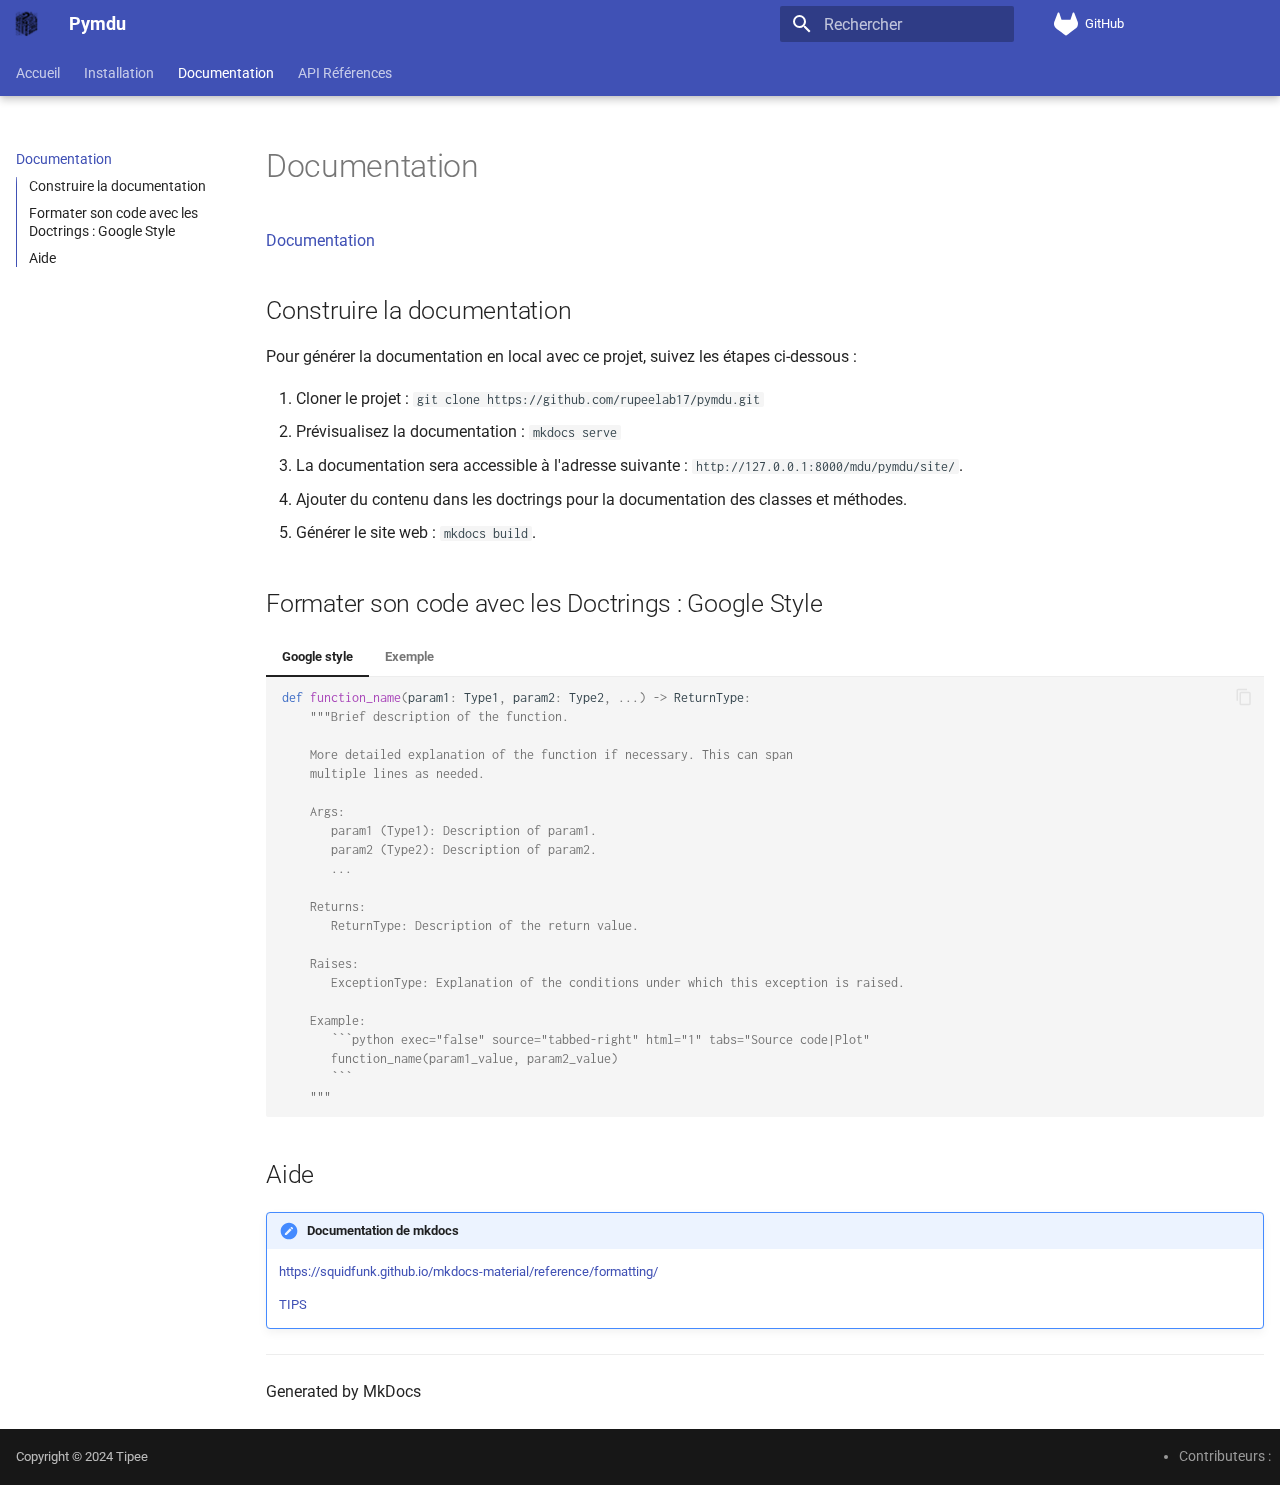
<file: documentation/index.html>
<!doctype html>
<html lang="fr" class="no-js">
  <head>
    
      <meta charset="utf-8">
      <meta name="viewport" content="width=device-width,initial-scale=1">
      
        <meta name="description" content="website">
      
      
      
        <link rel="canonical" href="https://rupeelab17.github.io/pymdu/documentation/">
      
      
        <link rel="prev" href="../installation/">
      
      
        <link rel="next" href="../references/">
      
      
        <link rel="alternate" type="application/rss+xml" title="Flux RSS" href="../feed_rss_created.xml">
        <link rel="alternate" type="application/rss+xml" title="Flux RSS du contenu mis à jour" href="../feed_rss_updated.xml">
      
      <link rel="icon" href="../img/favicon.ico">
      <meta name="generator" content="mkdocs-1.6.1, mkdocs-material-9.6.2">
    
    
      
        <title>Documentation - Pymdu</title>
      
    
    
      <link rel="stylesheet" href="../assets/stylesheets/main.d7758b05.min.css">
      
        
        <link rel="stylesheet" href="../assets/stylesheets/palette.06af60db.min.css">
      
      


    
    
      
    
    
      
        
        
        <link rel="preconnect" href="https://fonts.gstatic.com" crossorigin>
        <link rel="stylesheet" href="https://fonts.googleapis.com/css?family=Roboto:300,300i,400,400i,700,700i%7CInconsolata:400,400i,700,700i&display=fallback">
        <style>:root{--md-text-font:"Roboto";--md-code-font:"Inconsolata"}</style>
      
    
    
      <link rel="stylesheet" href="../assets/_mkdocstrings.css">
    
      <link rel="stylesheet" href="../stylesheets/extra.css">
    
    <script>__md_scope=new URL("..",location),__md_hash=e=>[...e].reduce(((e,_)=>(e<<5)-e+_.charCodeAt(0)),0),__md_get=(e,_=localStorage,t=__md_scope)=>JSON.parse(_.getItem(t.pathname+"."+e)),__md_set=(e,_,t=localStorage,a=__md_scope)=>{try{t.setItem(a.pathname+"."+e,JSON.stringify(_))}catch(e){}}</script>
    
      

    
    
    
  </head>
  
  
    
    
      
    
    
    
    
    <body dir="ltr" data-md-color-scheme="default" data-md-color-primary="{'accent':-'indigo',-'toggle':-{'icon':-'material/lightbulb',-'name':-'Switch-to-dark-mode'}}" data-md-color-accent="indigo">
  
    
    <input class="md-toggle" data-md-toggle="drawer" type="checkbox" id="__drawer" autocomplete="off">
    <input class="md-toggle" data-md-toggle="search" type="checkbox" id="__search" autocomplete="off">
    <label class="md-overlay" for="__drawer"></label>
    <div data-md-component="skip">
      
        
        <a href="#construire-la-documentation" class="md-skip">
          Aller au contenu
        </a>
      
    </div>
    <div data-md-component="announce">
      
    </div>
    
    
      

  

<header class="md-header md-header--shadow md-header--lifted" data-md-component="header">
  <nav class="md-header__inner md-grid" aria-label="En-tête">
    <a href=".." title="Pymdu" class="md-header__button md-logo" aria-label="Pymdu" data-md-component="logo">
      
  <img src="../img/logo-pymdu.png" alt="logo">

    </a>
    <label class="md-header__button md-icon" for="__drawer">
      
      <svg xmlns="http://www.w3.org/2000/svg" viewBox="0 0 24 24"><path d="M3 6h18v2H3zm0 5h18v2H3zm0 5h18v2H3z"/></svg>
    </label>
    <div class="md-header__title" data-md-component="header-title">
      <div class="md-header__ellipsis">
        <div class="md-header__topic">
          <span class="md-ellipsis">
            Pymdu
          </span>
        </div>
        <div class="md-header__topic" data-md-component="header-topic">
          <span class="md-ellipsis">
            
              Documentation
            
          </span>
        </div>
      </div>
    </div>
    
      
        <form class="md-header__option" data-md-component="palette">
  
    
    
    
    <input class="md-option" data-md-color-media="" data-md-color-scheme="default" data-md-color-primary="{'accent':-'indigo',-'toggle':-{'icon':-'material/lightbulb',-'name':-'Switch-to-dark-mode'}}" data-md-color-accent="indigo"  aria-hidden="true"  type="radio" name="__palette" id="__palette_0">
    
  
</form>
      
    
    
      <script>var palette=__md_get("__palette");if(palette&&palette.color){if("(prefers-color-scheme)"===palette.color.media){var media=matchMedia("(prefers-color-scheme: light)"),input=document.querySelector(media.matches?"[data-md-color-media='(prefers-color-scheme: light)']":"[data-md-color-media='(prefers-color-scheme: dark)']");palette.color.media=input.getAttribute("data-md-color-media"),palette.color.scheme=input.getAttribute("data-md-color-scheme"),palette.color.primary=input.getAttribute("data-md-color-primary"),palette.color.accent=input.getAttribute("data-md-color-accent")}for(var[key,value]of Object.entries(palette.color))document.body.setAttribute("data-md-color-"+key,value)}</script>
    
    
    
      <label class="md-header__button md-icon" for="__search">
        
        <svg xmlns="http://www.w3.org/2000/svg" viewBox="0 0 24 24"><path d="M9.5 3A6.5 6.5 0 0 1 16 9.5c0 1.61-.59 3.09-1.56 4.23l.27.27h.79l5 5-1.5 1.5-5-5v-.79l-.27-.27A6.52 6.52 0 0 1 9.5 16 6.5 6.5 0 0 1 3 9.5 6.5 6.5 0 0 1 9.5 3m0 2C7 5 5 7 5 9.5S7 14 9.5 14 14 12 14 9.5 12 5 9.5 5"/></svg>
      </label>
      <div class="md-search" data-md-component="search" role="dialog">
  <label class="md-search__overlay" for="__search"></label>
  <div class="md-search__inner" role="search">
    <form class="md-search__form" name="search">
      <input type="text" class="md-search__input" name="query" aria-label="Rechercher" placeholder="Rechercher" autocapitalize="off" autocorrect="off" autocomplete="off" spellcheck="false" data-md-component="search-query" required>
      <label class="md-search__icon md-icon" for="__search">
        
        <svg xmlns="http://www.w3.org/2000/svg" viewBox="0 0 24 24"><path d="M9.5 3A6.5 6.5 0 0 1 16 9.5c0 1.61-.59 3.09-1.56 4.23l.27.27h.79l5 5-1.5 1.5-5-5v-.79l-.27-.27A6.52 6.52 0 0 1 9.5 16 6.5 6.5 0 0 1 3 9.5 6.5 6.5 0 0 1 9.5 3m0 2C7 5 5 7 5 9.5S7 14 9.5 14 14 12 14 9.5 12 5 9.5 5"/></svg>
        
        <svg xmlns="http://www.w3.org/2000/svg" viewBox="0 0 24 24"><path d="M20 11v2H8l5.5 5.5-1.42 1.42L4.16 12l7.92-7.92L13.5 5.5 8 11z"/></svg>
      </label>
      <nav class="md-search__options" aria-label="Recherche">
        
        <button type="reset" class="md-search__icon md-icon" title="Effacer" aria-label="Effacer" tabindex="-1">
          
          <svg xmlns="http://www.w3.org/2000/svg" viewBox="0 0 24 24"><path d="M19 6.41 17.59 5 12 10.59 6.41 5 5 6.41 10.59 12 5 17.59 6.41 19 12 13.41 17.59 19 19 17.59 13.41 12z"/></svg>
        </button>
      </nav>
      
    </form>
    <div class="md-search__output">
      <div class="md-search__scrollwrap" tabindex="0" data-md-scrollfix>
        <div class="md-search-result" data-md-component="search-result">
          <div class="md-search-result__meta">
            Initialisation de la recherche
          </div>
          <ol class="md-search-result__list" role="presentation"></ol>
        </div>
      </div>
    </div>
  </div>
</div>
    
    
      <div class="md-header__source">
        <a href="https://github.com/rupeelab17/pymdu" title="Aller au dépôt" class="md-source" data-md-component="source">
  <div class="md-source__icon md-icon">
    
    <svg xmlns="http://www.w3.org/2000/svg" viewBox="0 0 512 512"><!--! Font Awesome Free 6.7.2 by @fontawesome - https://fontawesome.com License - https://fontawesome.com/license/free (Icons: CC BY 4.0, Fonts: SIL OFL 1.1, Code: MIT License) Copyright 2024 Fonticons, Inc.--><path d="m503.5 204.6-.7-1.8-69.7-181.78c-1.4-3.57-3.9-6.59-7.2-8.64-2.4-1.55-5.1-2.515-8-2.81s-5.7.083-8.4 1.11c-2.7 1.02-5.1 2.66-7.1 4.78-1.9 2.12-3.3 4.67-4.1 7.44l-47 144H160.8l-47.1-144c-.8-2.77-2.2-5.31-4.1-7.43-2-2.12-4.4-3.75-7.1-4.77a18.1 18.1 0 0 0-8.38-1.113 18.4 18.4 0 0 0-8.04 2.793 18.1 18.1 0 0 0-7.16 8.64L9.267 202.8l-.724 1.8a129.57 129.57 0 0 0-3.52 82c7.747 26.9 24.047 50.7 46.447 67.6l.27.2.59.4 105.97 79.5 52.6 39.7 32 24.2c3.7 1.9 8.3 4.3 13 4.3s9.3-2.4 13-4.3l32-24.2 52.6-39.7 106.7-79.9.3-.3c22.4-16.9 38.7-40.6 45.6-67.5 8.6-27 7.4-55.8-2.6-82"/></svg>
  </div>
  <div class="md-source__repository">
    GitHub
  </div>
</a>
      </div>
    
  </nav>
  
    
      
<nav class="md-tabs" aria-label="Onglets" data-md-component="tabs">
  <div class="md-grid">
    <ul class="md-tabs__list">
      
        
  
  
  
    <li class="md-tabs__item">
      <a href=".." class="md-tabs__link">
        
  
    
  
  Accueil

      </a>
    </li>
  

      
        
  
  
  
    <li class="md-tabs__item">
      <a href="../installation/" class="md-tabs__link">
        
  
    
  
  Installation

      </a>
    </li>
  

      
        
  
  
    
  
  
    <li class="md-tabs__item md-tabs__item--active">
      <a href="./" class="md-tabs__link">
        
  
    
  
  Documentation

      </a>
    </li>
  

      
        
  
  
  
    <li class="md-tabs__item">
      <a href="../references/" class="md-tabs__link">
        
  
    
  
  API Références

      </a>
    </li>
  

      
    </ul>
  </div>
</nav>
    
  
</header>
    
    <div class="md-container" data-md-component="container">
      
      
        
      
      <main class="md-main" data-md-component="main">
        <div class="md-main__inner md-grid">
          
            
              
              <div class="md-sidebar md-sidebar--primary" data-md-component="sidebar" data-md-type="navigation" >
                <div class="md-sidebar__scrollwrap">
                  <div class="md-sidebar__inner">
                    


  


  

<nav class="md-nav md-nav--primary md-nav--lifted md-nav--integrated" aria-label="Navigation" data-md-level="0">
  <label class="md-nav__title" for="__drawer">
    <a href=".." title="Pymdu" class="md-nav__button md-logo" aria-label="Pymdu" data-md-component="logo">
      
  <img src="../img/logo-pymdu.png" alt="logo">

    </a>
    Pymdu
  </label>
  
    <div class="md-nav__source">
      <a href="https://github.com/rupeelab17/pymdu" title="Aller au dépôt" class="md-source" data-md-component="source">
  <div class="md-source__icon md-icon">
    
    <svg xmlns="http://www.w3.org/2000/svg" viewBox="0 0 512 512"><!--! Font Awesome Free 6.7.2 by @fontawesome - https://fontawesome.com License - https://fontawesome.com/license/free (Icons: CC BY 4.0, Fonts: SIL OFL 1.1, Code: MIT License) Copyright 2024 Fonticons, Inc.--><path d="m503.5 204.6-.7-1.8-69.7-181.78c-1.4-3.57-3.9-6.59-7.2-8.64-2.4-1.55-5.1-2.515-8-2.81s-5.7.083-8.4 1.11c-2.7 1.02-5.1 2.66-7.1 4.78-1.9 2.12-3.3 4.67-4.1 7.44l-47 144H160.8l-47.1-144c-.8-2.77-2.2-5.31-4.1-7.43-2-2.12-4.4-3.75-7.1-4.77a18.1 18.1 0 0 0-8.38-1.113 18.4 18.4 0 0 0-8.04 2.793 18.1 18.1 0 0 0-7.16 8.64L9.267 202.8l-.724 1.8a129.57 129.57 0 0 0-3.52 82c7.747 26.9 24.047 50.7 46.447 67.6l.27.2.59.4 105.97 79.5 52.6 39.7 32 24.2c3.7 1.9 8.3 4.3 13 4.3s9.3-2.4 13-4.3l32-24.2 52.6-39.7 106.7-79.9.3-.3c22.4-16.9 38.7-40.6 45.6-67.5 8.6-27 7.4-55.8-2.6-82"/></svg>
  </div>
  <div class="md-source__repository">
    GitHub
  </div>
</a>
    </div>
  
  <ul class="md-nav__list" data-md-scrollfix>
    
      
      
  
  
  
  
    <li class="md-nav__item">
      <a href=".." class="md-nav__link">
        
  
  <span class="md-ellipsis">
    Accueil
    
  </span>
  

      </a>
    </li>
  

    
      
      
  
  
  
  
    <li class="md-nav__item">
      <a href="../installation/" class="md-nav__link">
        
  
  <span class="md-ellipsis">
    Installation
    
  </span>
  

      </a>
    </li>
  

    
      
      
  
  
    
  
  
  
    <li class="md-nav__item md-nav__item--active">
      
      <input class="md-nav__toggle md-toggle" type="checkbox" id="__toc">
      
      
      
        <label class="md-nav__link md-nav__link--active" for="__toc">
          
  
  <span class="md-ellipsis">
    Documentation
    
  </span>
  

          <span class="md-nav__icon md-icon"></span>
        </label>
      
      <a href="./" class="md-nav__link md-nav__link--active">
        
  
  <span class="md-ellipsis">
    Documentation
    
  </span>
  

      </a>
      
        

<nav class="md-nav md-nav--secondary" aria-label="Table des matières">
  
  
  
  
    <label class="md-nav__title" for="__toc">
      <span class="md-nav__icon md-icon"></span>
      Table des matières
    </label>
    <ul class="md-nav__list" data-md-component="toc" data-md-scrollfix>
      
        <li class="md-nav__item">
  <a href="#construire-la-documentation" class="md-nav__link">
    <span class="md-ellipsis">
      Construire la documentation
    </span>
  </a>
  
</li>
      
        <li class="md-nav__item">
  <a href="#formater-son-code-avec-les-doctrings-google-style" class="md-nav__link">
    <span class="md-ellipsis">
      Formater son code avec les Doctrings : Google Style
    </span>
  </a>
  
</li>
      
        <li class="md-nav__item">
  <a href="#aide" class="md-nav__link">
    <span class="md-ellipsis">
      Aide
    </span>
  </a>
  
</li>
      
    </ul>
  
</nav>
      
    </li>
  

    
      
      
  
  
  
  
    <li class="md-nav__item">
      <a href="../references/" class="md-nav__link">
        
  
  <span class="md-ellipsis">
    API Références
    
  </span>
  

      </a>
    </li>
  

    
  </ul>
</nav>
                  </div>
                </div>
              </div>
            
            
          
          
            <div class="md-content" data-md-component="content">
              <article class="md-content__inner md-typeset">
                
<div class="md-content__button-row">
    

    
</div>


                  


  
  


  <h1>Documentation</h1>

<div class="breadcrumb"><a href="documentation/">Documentation</a></div><h2 id="construire-la-documentation">Construire la documentation</h2>
<p>Pour générer la documentation en local avec ce projet, suivez les étapes ci-dessous :</p>
<ol>
<li>Cloner le projet : <code>git clone https://github.com/rupeelab17/pymdu.git</code></li>
<li>Prévisualisez la documentation : <code>mkdocs serve</code></li>
<li>La documentation sera accessible à l'adresse suivante : <code>http://127.0.0.1:8000/mdu/pymdu/site/</code>.</li>
<li>Ajouter du contenu dans les doctrings pour la documentation des classes et méthodes.</li>
<li>Générer le site web : <code>mkdocs build</code>.</li>
</ol>
<h2 id="formater-son-code-avec-les-doctrings-google-style">Formater son code avec les Doctrings : Google Style</h2>
<div class="tabbed-set tabbed-alternate" data-tabs="1:2"><input checked="checked" id="__tabbed_1_1" name="__tabbed_1" type="radio" /><input id="__tabbed_1_2" name="__tabbed_1" type="radio" /><div class="tabbed-labels"><label for="__tabbed_1_1">Google style</label><label for="__tabbed_1_2">Exemple</label></div>
<div class="tabbed-content">
<div class="tabbed-block">
<div class="language-python highlight"><pre><span></span><code><span id="__span-0-1"><a id="__codelineno-0-1" name="__codelineno-0-1" href="#__codelineno-0-1"></a><span class="k">def</span><span class="w"> </span><span class="nf">function_name</span><span class="p">(</span><span class="n">param1</span><span class="p">:</span> <span class="n">Type1</span><span class="p">,</span> <span class="n">param2</span><span class="p">:</span> <span class="n">Type2</span><span class="p">,</span> <span class="o">...</span><span class="p">)</span> <span class="o">-&gt;</span> <span class="n">ReturnType</span><span class="p">:</span>
</span><span id="__span-0-2"><a id="__codelineno-0-2" name="__codelineno-0-2" href="#__codelineno-0-2"></a><span class="w">    </span><span class="sd">&quot;&quot;&quot;Brief description of the function.</span>
</span><span id="__span-0-3"><a id="__codelineno-0-3" name="__codelineno-0-3" href="#__codelineno-0-3"></a>
</span><span id="__span-0-4"><a id="__codelineno-0-4" name="__codelineno-0-4" href="#__codelineno-0-4"></a><span class="sd">    More detailed explanation of the function if necessary. This can span</span>
</span><span id="__span-0-5"><a id="__codelineno-0-5" name="__codelineno-0-5" href="#__codelineno-0-5"></a><span class="sd">    multiple lines as needed.</span>
</span><span id="__span-0-6"><a id="__codelineno-0-6" name="__codelineno-0-6" href="#__codelineno-0-6"></a>
</span><span id="__span-0-7"><a id="__codelineno-0-7" name="__codelineno-0-7" href="#__codelineno-0-7"></a><span class="sd">    Args:</span>
</span><span id="__span-0-8"><a id="__codelineno-0-8" name="__codelineno-0-8" href="#__codelineno-0-8"></a><span class="sd">       param1 (Type1): Description of param1.</span>
</span><span id="__span-0-9"><a id="__codelineno-0-9" name="__codelineno-0-9" href="#__codelineno-0-9"></a><span class="sd">       param2 (Type2): Description of param2.</span>
</span><span id="__span-0-10"><a id="__codelineno-0-10" name="__codelineno-0-10" href="#__codelineno-0-10"></a><span class="sd">       ...</span>
</span><span id="__span-0-11"><a id="__codelineno-0-11" name="__codelineno-0-11" href="#__codelineno-0-11"></a>
</span><span id="__span-0-12"><a id="__codelineno-0-12" name="__codelineno-0-12" href="#__codelineno-0-12"></a><span class="sd">    Returns:</span>
</span><span id="__span-0-13"><a id="__codelineno-0-13" name="__codelineno-0-13" href="#__codelineno-0-13"></a><span class="sd">       ReturnType: Description of the return value.</span>
</span><span id="__span-0-14"><a id="__codelineno-0-14" name="__codelineno-0-14" href="#__codelineno-0-14"></a>
</span><span id="__span-0-15"><a id="__codelineno-0-15" name="__codelineno-0-15" href="#__codelineno-0-15"></a><span class="sd">    Raises:</span>
</span><span id="__span-0-16"><a id="__codelineno-0-16" name="__codelineno-0-16" href="#__codelineno-0-16"></a><span class="sd">       ExceptionType: Explanation of the conditions under which this exception is raised.</span>
</span><span id="__span-0-17"><a id="__codelineno-0-17" name="__codelineno-0-17" href="#__codelineno-0-17"></a>
</span><span id="__span-0-18"><a id="__codelineno-0-18" name="__codelineno-0-18" href="#__codelineno-0-18"></a><span class="sd">    Example:</span>
</span><span id="__span-0-19"><a id="__codelineno-0-19" name="__codelineno-0-19" href="#__codelineno-0-19"></a><span class="sd">       ```python exec=&quot;false&quot; source=&quot;tabbed-right&quot; html=&quot;1&quot; tabs=&quot;Source code|Plot&quot;</span>
</span><span id="__span-0-20"><a id="__codelineno-0-20" name="__codelineno-0-20" href="#__codelineno-0-20"></a><span class="sd">       function_name(param1_value, param2_value)</span>
</span><span id="__span-0-21"><a id="__codelineno-0-21" name="__codelineno-0-21" href="#__codelineno-0-21"></a><span class="sd">       ```</span>
</span><span id="__span-0-22"><a id="__codelineno-0-22" name="__codelineno-0-22" href="#__codelineno-0-22"></a><span class="sd">    &quot;&quot;&quot;</span>
</span></code></pre></div>
</div>
<div class="tabbed-block">
<div class="language-python highlight"><pre><span></span><code><span id="__span-1-1"><a id="__codelineno-1-1" name="__codelineno-1-1" href="#__codelineno-1-1"></a><span class="k">def</span><span class="w"> </span><span class="nf">add_numbers</span><span class="p">(</span><span class="n">num1</span><span class="p">:</span> <span class="nb">int</span><span class="p">,</span> <span class="n">num2</span><span class="p">:</span> <span class="nb">int</span> <span class="o">=</span> <span class="mi">5</span><span class="p">)</span> <span class="o">-&gt;</span> <span class="nb">int</span><span class="p">:</span>
</span><span id="__span-1-2"><a id="__codelineno-1-2" name="__codelineno-1-2" href="#__codelineno-1-2"></a><span class="w">   </span><span class="sd">&quot;&quot;&quot;Adds two numbers together.</span>
</span><span id="__span-1-3"><a id="__codelineno-1-3" name="__codelineno-1-3" href="#__codelineno-1-3"></a>
</span><span id="__span-1-4"><a id="__codelineno-1-4" name="__codelineno-1-4" href="#__codelineno-1-4"></a><span class="sd">   Args:</span>
</span><span id="__span-1-5"><a id="__codelineno-1-5" name="__codelineno-1-5" href="#__codelineno-1-5"></a><span class="sd">       num1 (int): The first number to add.</span>
</span><span id="__span-1-6"><a id="__codelineno-1-6" name="__codelineno-1-6" href="#__codelineno-1-6"></a><span class="sd">       num2 (int, optional): The second number to add. Defaults to 5.</span>
</span><span id="__span-1-7"><a id="__codelineno-1-7" name="__codelineno-1-7" href="#__codelineno-1-7"></a>
</span><span id="__span-1-8"><a id="__codelineno-1-8" name="__codelineno-1-8" href="#__codelineno-1-8"></a><span class="sd">   Returns:</span>
</span><span id="__span-1-9"><a id="__codelineno-1-9" name="__codelineno-1-9" href="#__codelineno-1-9"></a><span class="sd">       int: The sum of num1 and num2.</span>
</span><span id="__span-1-10"><a id="__codelineno-1-10" name="__codelineno-1-10" href="#__codelineno-1-10"></a>
</span><span id="__span-1-11"><a id="__codelineno-1-11" name="__codelineno-1-11" href="#__codelineno-1-11"></a><span class="sd">   Example:</span>
</span><span id="__span-1-12"><a id="__codelineno-1-12" name="__codelineno-1-12" href="#__codelineno-1-12"></a><span class="sd">       ```python exec=&quot;false&quot; source=&quot;tabbed-right&quot; html=&quot;1&quot; tabs=&quot;Source code|Plot&quot;</span>
</span><span id="__span-1-13"><a id="__codelineno-1-13" name="__codelineno-1-13" href="#__codelineno-1-13"></a><span class="sd">        add_numbers(3, 2)</span>
</span><span id="__span-1-14"><a id="__codelineno-1-14" name="__codelineno-1-14" href="#__codelineno-1-14"></a><span class="sd">       ```</span>
</span><span id="__span-1-15"><a id="__codelineno-1-15" name="__codelineno-1-15" href="#__codelineno-1-15"></a><span class="sd">   &quot;&quot;&quot;</span>
</span><span id="__span-1-16"><a id="__codelineno-1-16" name="__codelineno-1-16" href="#__codelineno-1-16"></a>   <span class="k">return</span> <span class="n">num1</span> <span class="o">+</span> <span class="n">num2</span>
</span></code></pre></div>
</div>
</div>
</div>
<h2 id="aide">Aide</h2>
<div class="admonition note">
<p class="admonition-title">Documentation de mkdocs</p>
<p><a href="https://squidfunk.github.io/mkdocs-material/reference/formatting/">https://squidfunk.github.io/mkdocs-material/reference/formatting/</a></p>
<p><a href="https://squidfunk.github.io/mkdocs-material/reference/tooltips/#adding-abbreviations">TIPS</a></p>
</div>
<hr />
<p>Generated by MkDocs</p>












                

<style>
    .jp-RenderedHTMLCommon p {
        font-size: .8rem;
        line-height: 1.6;
    }

    .jp-RenderedHTMLCommon li {
        font-size: .8rem;
        line-height: 1.6;
    }

    .jp-RenderedHTMLCommon h1 {
        margin: 0 0 1.25em;
        color: var(--md-default-fg-color--light);
        font-weight: 300;
        font-size: 2em;
        line-height: 1.3;
        letter-spacing: -0.01em;
    }

    .jp-RenderedHTMLCommon h2 {
        margin: 1.6em 0 .64em;
        font-weight: 300;
        font-size: 1.965em;
        line-height: 1.4;
        letter-spacing: -0.01em;
    }

    .jp-RenderedHTMLCommon h3 {
        margin: 1.6em 0 .8em;
        font-weight: 400;
        font-size: 1.57em;
        line-height: 1.5;
        letter-spacing: -0.01em;
    }

    .jp-RenderedHTMLCommon hr {
        border: none;
    }
</style>

              </article>
            </div>
          
          
  <script>var tabs=__md_get("__tabs");if(Array.isArray(tabs))e:for(var set of document.querySelectorAll(".tabbed-set")){var labels=set.querySelector(".tabbed-labels");for(var tab of tabs)for(var label of labels.getElementsByTagName("label"))if(label.innerText.trim()===tab){var input=document.getElementById(label.htmlFor);input.checked=!0;continue e}}</script>

<script>var target=document.getElementById(location.hash.slice(1));target&&target.name&&(target.checked=target.name.startsWith("__tabbed_"))</script>
        </div>
        
      </main>
      
        <!--
  Copyright (c) 2016-2024 Martin Donath <martin.donath@squidfunk.com>

  Permission is hereby granted, free of charge, to any person obtaining a copy
  of this software and associated documentation files (the "Software"), to
  deal in the Software without restriction, including without limitation the
  rights to use, copy, modify, merge, publish, distribute, sublicense, and/or
  sell copies of the Software, and to permit persons to whom the Software is
  furnished to do so, subject to the following conditions:

  The above copyright notice and this permission notice shall be included in
  all copies or substantial portions of the Software.

  THE SOFTWARE IS PROVIDED "AS IS", WITHOUT WARRANTY OF ANY KIND, EXPRESS OR
  IMPLIED, INCLUDING BUT NOT LIMITED TO THE WARRANTIES OF MERCHANTABILITY,
  FITNESS FOR A PARTICULAR PURPOSE AND NON-INFRINGEMENT. IN NO EVENT SHALL THE
  AUTHORS OR COPYRIGHT HOLDERS BE LIABLE FOR ANY CLAIM, DAMAGES OR OTHER
  LIABILITY, WHETHER IN AN ACTION OF CONTRACT, TORT OR OTHERWISE, ARISING
  FROM, OUT OF OR IN CONNECTION WITH THE SOFTWARE OR THE USE OR OTHER DEALINGS
  IN THE SOFTWARE.
-->

<!-- Footer -->
<footer class="md-footer">

    <!-- Link to previous and/or next page -->
    

    <!-- Further information -->
    <div class="md-footer-meta md-typeset">
        <div class="md-footer-meta__inner md-grid">
            <div class="md-copyright">
  
    <div class="md-copyright__highlight">
      Copyright &copy; 2024 Tipee
    </div>
  
  
</div>
            <ul class="metadata page-metadata" data-bi-name="page info" lang="en-us" dir="ltr">
                <li class="contributors-holder">
                    <span class="contributors-text">Contributeurs : </span>
                    <ul class="contributors" data-bi-name="contributors"></ul>
                </li>
            </ul>
            <!-- Social links -->
            
        </div>
    </div>
</footer>




      
    </div>
    <div class="md-dialog" data-md-component="dialog">
      <div class="md-dialog__inner md-typeset"></div>
    </div>
    
      <div class="md-progress" data-md-component="progress" role="progressbar"></div>
    
    
    <script id="__config" type="application/json">{"base": "..", "features": ["toc.follow", "toc.integrate", "navigation.instant", "navigation.instant.prefetch", "navigation.path", "navigation.sections", "navigation.tabs", "navigation.tabs.sticky", "navigation.expand", "navigation.instant.progress", "content.footnote.tooltips", "content.code.copy", "content.code.select", "content.code.annotate", "content.tabs.link"], "search": "../assets/javascripts/workers/search.f8cc74c7.min.js", "translations": {"clipboard.copied": "Copi\u00e9 dans le presse-papier", "clipboard.copy": "Copier dans le presse-papier", "search.result.more.one": "1 de plus sur cette page", "search.result.more.other": "# de plus sur cette page", "search.result.none": "Aucun document trouv\u00e9", "search.result.one": "1 document trouv\u00e9", "search.result.other": "# documents trouv\u00e9s", "search.result.placeholder": "Taper pour d\u00e9marrer la recherche", "search.result.term.missing": "Non trouv\u00e9", "select.version": "S\u00e9lectionner la version"}}</script>
    
    
      <script src="../assets/javascripts/bundle.f13b1293.min.js"></script>
      
    
  </body>
</html>
</file>
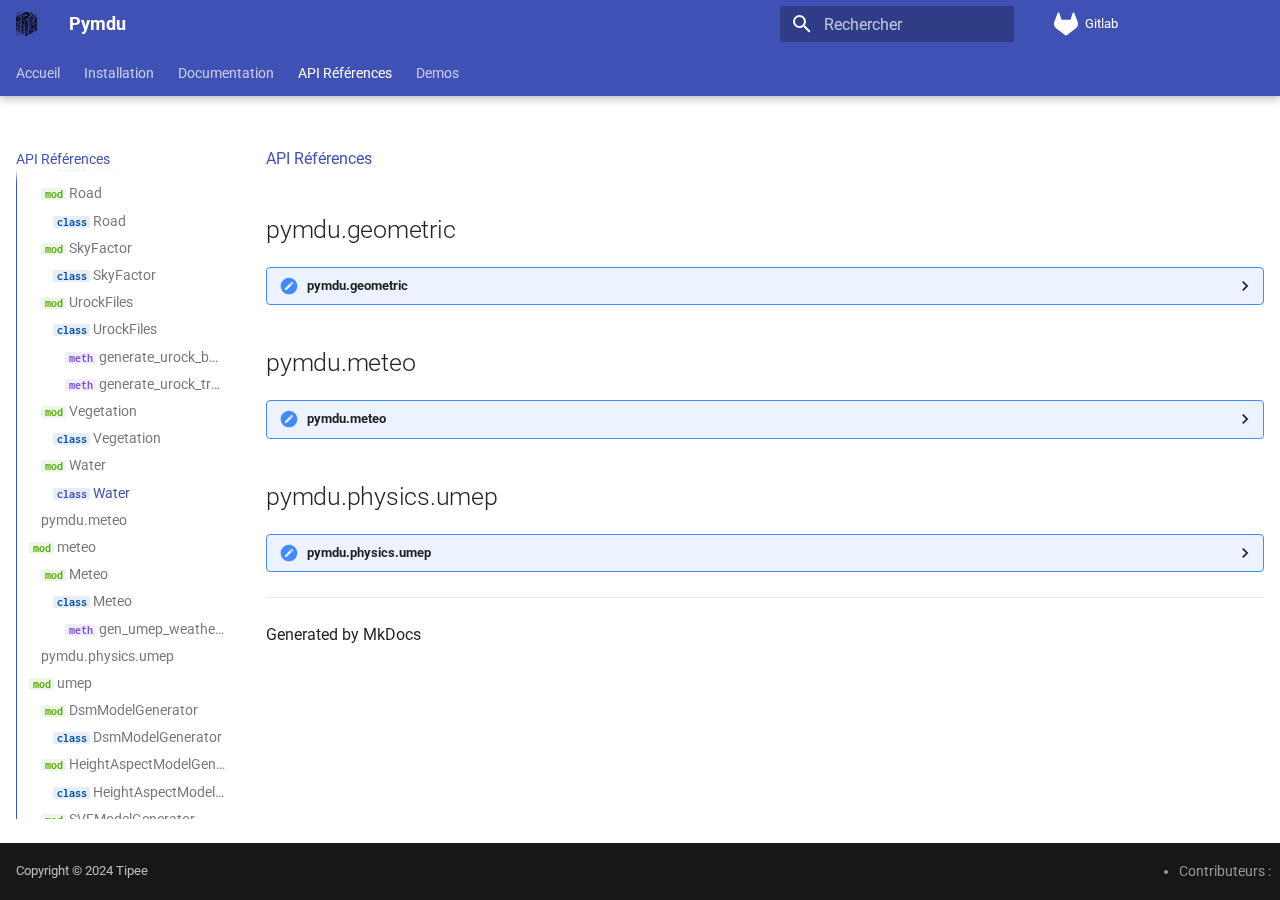
<file: references/index.html>
<!doctype html>
<html lang="fr" class="no-js">
  <head>
    
      <meta charset="utf-8">
      <meta name="viewport" content="width=device-width,initial-scale=1">
      
        <meta name="description" content="website">
      
      
      
        <link rel="canonical" href="https://pymdu.plateforme-tipee.com/references/">
      
      
        <link rel="prev" href="../documentation/">
      
      
        <link rel="next" href="../demo_data_inputs/">
      
      
        <link rel="alternate" type="application/rss+xml" title="Flux RSS" href="../feed_rss_created.xml">
        <link rel="alternate" type="application/rss+xml" title="Flux RSS du contenu mis à jour" href="../feed_rss_updated.xml">
      
      <link rel="icon" href="../img/favicon.ico">
      <meta name="generator" content="mkdocs-1.6.1, mkdocs-material-9.5.50">
    
    
      
        <title>API Références - Pymdu</title>
      
    
    
      <link rel="stylesheet" href="../assets/stylesheets/main.a40c8224.min.css">
      
        
        <link rel="stylesheet" href="../assets/stylesheets/palette.06af60db.min.css">
      
      


    
    
      
    
    
      
        
        
        <link rel="preconnect" href="https://fonts.gstatic.com" crossorigin>
        <link rel="stylesheet" href="https://fonts.googleapis.com/css?family=Roboto:300,300i,400,400i,700,700i%7CInconsolata:400,400i,700,700i&display=fallback">
        <style>:root{--md-text-font:"Roboto";--md-code-font:"Inconsolata"}</style>
      
    
    
      <link rel="stylesheet" href="../assets/_mkdocstrings.css">
    
      <link rel="stylesheet" href="../stylesheets/extra.css">
    
    <script>__md_scope=new URL("..",location),__md_hash=e=>[...e].reduce(((e,_)=>(e<<5)-e+_.charCodeAt(0)),0),__md_get=(e,_=localStorage,t=__md_scope)=>JSON.parse(_.getItem(t.pathname+"."+e)),__md_set=(e,_,t=localStorage,a=__md_scope)=>{try{t.setItem(a.pathname+"."+e,JSON.stringify(_))}catch(e){}}</script>
    
      

    
    
    
  </head>
  
  
    
    
      
    
    
    
    
    <body dir="ltr" data-md-color-scheme="default" data-md-color-primary="{'accent':-'indigo',-'toggle':-{'icon':-'material/lightbulb',-'name':-'Switch-to-dark-mode'}}" data-md-color-accent="indigo">
  
    
    <input class="md-toggle" data-md-toggle="drawer" type="checkbox" id="__drawer" autocomplete="off">
    <input class="md-toggle" data-md-toggle="search" type="checkbox" id="__search" autocomplete="off">
    <label class="md-overlay" for="__drawer"></label>
    <div data-md-component="skip">
      
        
        <a href="#pymdugeometric" class="md-skip">
          Aller au contenu
        </a>
      
    </div>
    <div data-md-component="announce">
      
    </div>
    
    
      

  

<header class="md-header md-header--shadow md-header--lifted" data-md-component="header">
  <nav class="md-header__inner md-grid" aria-label="En-tête">
    <a href=".." title="Pymdu" class="md-header__button md-logo" aria-label="Pymdu" data-md-component="logo">
      
  <img src="../img/logo-pymdu.png" alt="logo">

    </a>
    <label class="md-header__button md-icon" for="__drawer">
      
      <svg xmlns="http://www.w3.org/2000/svg" viewBox="0 0 24 24"><path d="M3 6h18v2H3zm0 5h18v2H3zm0 5h18v2H3z"/></svg>
    </label>
    <div class="md-header__title" data-md-component="header-title">
      <div class="md-header__ellipsis">
        <div class="md-header__topic">
          <span class="md-ellipsis">
            Pymdu
          </span>
        </div>
        <div class="md-header__topic" data-md-component="header-topic">
          <span class="md-ellipsis">
            
              API Références
            
          </span>
        </div>
      </div>
    </div>
    
      
        <form class="md-header__option" data-md-component="palette">
  
    
    
    
    <input class="md-option" data-md-color-media="" data-md-color-scheme="default" data-md-color-primary="{'accent':-'indigo',-'toggle':-{'icon':-'material/lightbulb',-'name':-'Switch-to-dark-mode'}}" data-md-color-accent="indigo"  aria-hidden="true"  type="radio" name="__palette" id="__palette_0">
    
  
</form>
      
    
    
      <script>var palette=__md_get("__palette");if(palette&&palette.color){if("(prefers-color-scheme)"===palette.color.media){var media=matchMedia("(prefers-color-scheme: light)"),input=document.querySelector(media.matches?"[data-md-color-media='(prefers-color-scheme: light)']":"[data-md-color-media='(prefers-color-scheme: dark)']");palette.color.media=input.getAttribute("data-md-color-media"),palette.color.scheme=input.getAttribute("data-md-color-scheme"),palette.color.primary=input.getAttribute("data-md-color-primary"),palette.color.accent=input.getAttribute("data-md-color-accent")}for(var[key,value]of Object.entries(palette.color))document.body.setAttribute("data-md-color-"+key,value)}</script>
    
    
    
      <label class="md-header__button md-icon" for="__search">
        
        <svg xmlns="http://www.w3.org/2000/svg" viewBox="0 0 24 24"><path d="M9.5 3A6.5 6.5 0 0 1 16 9.5c0 1.61-.59 3.09-1.56 4.23l.27.27h.79l5 5-1.5 1.5-5-5v-.79l-.27-.27A6.52 6.52 0 0 1 9.5 16 6.5 6.5 0 0 1 3 9.5 6.5 6.5 0 0 1 9.5 3m0 2C7 5 5 7 5 9.5S7 14 9.5 14 14 12 14 9.5 12 5 9.5 5"/></svg>
      </label>
      <div class="md-search" data-md-component="search" role="dialog">
  <label class="md-search__overlay" for="__search"></label>
  <div class="md-search__inner" role="search">
    <form class="md-search__form" name="search">
      <input type="text" class="md-search__input" name="query" aria-label="Rechercher" placeholder="Rechercher" autocapitalize="off" autocorrect="off" autocomplete="off" spellcheck="false" data-md-component="search-query" required>
      <label class="md-search__icon md-icon" for="__search">
        
        <svg xmlns="http://www.w3.org/2000/svg" viewBox="0 0 24 24"><path d="M9.5 3A6.5 6.5 0 0 1 16 9.5c0 1.61-.59 3.09-1.56 4.23l.27.27h.79l5 5-1.5 1.5-5-5v-.79l-.27-.27A6.52 6.52 0 0 1 9.5 16 6.5 6.5 0 0 1 3 9.5 6.5 6.5 0 0 1 9.5 3m0 2C7 5 5 7 5 9.5S7 14 9.5 14 14 12 14 9.5 12 5 9.5 5"/></svg>
        
        <svg xmlns="http://www.w3.org/2000/svg" viewBox="0 0 24 24"><path d="M20 11v2H8l5.5 5.5-1.42 1.42L4.16 12l7.92-7.92L13.5 5.5 8 11z"/></svg>
      </label>
      <nav class="md-search__options" aria-label="Recherche">
        
        <button type="reset" class="md-search__icon md-icon" title="Effacer" aria-label="Effacer" tabindex="-1">
          
          <svg xmlns="http://www.w3.org/2000/svg" viewBox="0 0 24 24"><path d="M19 6.41 17.59 5 12 10.59 6.41 5 5 6.41 10.59 12 5 17.59 6.41 19 12 13.41 17.59 19 19 17.59 13.41 12z"/></svg>
        </button>
      </nav>
      
    </form>
    <div class="md-search__output">
      <div class="md-search__scrollwrap" tabindex="0" data-md-scrollfix>
        <div class="md-search-result" data-md-component="search-result">
          <div class="md-search-result__meta">
            Initialisation de la recherche
          </div>
          <ol class="md-search-result__list" role="presentation"></ol>
        </div>
      </div>
    </div>
  </div>
</div>
    
    
      <div class="md-header__source">
        <a href="https://gitlab.plateforme-tipee.com/mdu/pymdu" title="Aller au dépôt" class="md-source" data-md-component="source">
  <div class="md-source__icon md-icon">
    
    <svg xmlns="http://www.w3.org/2000/svg" viewBox="0 0 512 512"><!--! Font Awesome Free 6.7.2 by @fontawesome - https://fontawesome.com License - https://fontawesome.com/license/free (Icons: CC BY 4.0, Fonts: SIL OFL 1.1, Code: MIT License) Copyright 2024 Fonticons, Inc.--><path d="m503.5 204.6-.7-1.8-69.7-181.78c-1.4-3.57-3.9-6.59-7.2-8.64-2.4-1.55-5.1-2.515-8-2.81s-5.7.083-8.4 1.11c-2.7 1.02-5.1 2.66-7.1 4.78-1.9 2.12-3.3 4.67-4.1 7.44l-47 144H160.8l-47.1-144c-.8-2.77-2.2-5.31-4.1-7.43-2-2.12-4.4-3.75-7.1-4.77a18.1 18.1 0 0 0-8.38-1.113 18.4 18.4 0 0 0-8.04 2.793 18.1 18.1 0 0 0-7.16 8.64L9.267 202.8l-.724 1.8a129.57 129.57 0 0 0-3.52 82c7.747 26.9 24.047 50.7 46.447 67.6l.27.2.59.4 105.97 79.5 52.6 39.7 32 24.2c3.7 1.9 8.3 4.3 13 4.3s9.3-2.4 13-4.3l32-24.2 52.6-39.7 106.7-79.9.3-.3c22.4-16.9 38.7-40.6 45.6-67.5 8.6-27 7.4-55.8-2.6-82"/></svg>
  </div>
  <div class="md-source__repository">
    Gitlab
  </div>
</a>
      </div>
    
  </nav>
  
    
      
<nav class="md-tabs" aria-label="Onglets" data-md-component="tabs">
  <div class="md-grid">
    <ul class="md-tabs__list">
      
        
  
  
  
    <li class="md-tabs__item">
      <a href=".." class="md-tabs__link">
        
  
    
  
  Accueil

      </a>
    </li>
  

      
        
  
  
  
    <li class="md-tabs__item">
      <a href="../installation/" class="md-tabs__link">
        
  
    
  
  Installation

      </a>
    </li>
  

      
        
  
  
  
    <li class="md-tabs__item">
      <a href="../documentation/" class="md-tabs__link">
        
  
    
  
  Documentation

      </a>
    </li>
  

      
        
  
  
    
  
  
    <li class="md-tabs__item md-tabs__item--active">
      <a href="./" class="md-tabs__link">
        
  
    
  
  API Références

      </a>
    </li>
  

      
        
  
  
  
    <li class="md-tabs__item">
      <a href="../demo_data_inputs/" class="md-tabs__link">
        
  
    
  
  Demos

      </a>
    </li>
  

      
    </ul>
  </div>
</nav>
    
  
</header>
    
    <div class="md-container" data-md-component="container">
      
      
        
      
      <main class="md-main" data-md-component="main">
        <div class="md-main__inner md-grid">
          
            
              
              <div class="md-sidebar md-sidebar--primary" data-md-component="sidebar" data-md-type="navigation" >
                <div class="md-sidebar__scrollwrap">
                  <div class="md-sidebar__inner">
                    


  


  

<nav class="md-nav md-nav--primary md-nav--lifted md-nav--integrated" aria-label="Navigation" data-md-level="0">
  <label class="md-nav__title" for="__drawer">
    <a href=".." title="Pymdu" class="md-nav__button md-logo" aria-label="Pymdu" data-md-component="logo">
      
  <img src="../img/logo-pymdu.png" alt="logo">

    </a>
    Pymdu
  </label>
  
    <div class="md-nav__source">
      <a href="https://gitlab.plateforme-tipee.com/mdu/pymdu" title="Aller au dépôt" class="md-source" data-md-component="source">
  <div class="md-source__icon md-icon">
    
    <svg xmlns="http://www.w3.org/2000/svg" viewBox="0 0 512 512"><!--! Font Awesome Free 6.7.2 by @fontawesome - https://fontawesome.com License - https://fontawesome.com/license/free (Icons: CC BY 4.0, Fonts: SIL OFL 1.1, Code: MIT License) Copyright 2024 Fonticons, Inc.--><path d="m503.5 204.6-.7-1.8-69.7-181.78c-1.4-3.57-3.9-6.59-7.2-8.64-2.4-1.55-5.1-2.515-8-2.81s-5.7.083-8.4 1.11c-2.7 1.02-5.1 2.66-7.1 4.78-1.9 2.12-3.3 4.67-4.1 7.44l-47 144H160.8l-47.1-144c-.8-2.77-2.2-5.31-4.1-7.43-2-2.12-4.4-3.75-7.1-4.77a18.1 18.1 0 0 0-8.38-1.113 18.4 18.4 0 0 0-8.04 2.793 18.1 18.1 0 0 0-7.16 8.64L9.267 202.8l-.724 1.8a129.57 129.57 0 0 0-3.52 82c7.747 26.9 24.047 50.7 46.447 67.6l.27.2.59.4 105.97 79.5 52.6 39.7 32 24.2c3.7 1.9 8.3 4.3 13 4.3s9.3-2.4 13-4.3l32-24.2 52.6-39.7 106.7-79.9.3-.3c22.4-16.9 38.7-40.6 45.6-67.5 8.6-27 7.4-55.8-2.6-82"/></svg>
  </div>
  <div class="md-source__repository">
    Gitlab
  </div>
</a>
    </div>
  
  <ul class="md-nav__list" data-md-scrollfix>
    
      
      
  
  
  
  
    <li class="md-nav__item">
      <a href=".." class="md-nav__link">
        
  
  <span class="md-ellipsis">
    Accueil
  </span>
  

      </a>
    </li>
  

    
      
      
  
  
  
  
    <li class="md-nav__item">
      <a href="../installation/" class="md-nav__link">
        
  
  <span class="md-ellipsis">
    Installation
  </span>
  

      </a>
    </li>
  

    
      
      
  
  
  
  
    <li class="md-nav__item">
      <a href="../documentation/" class="md-nav__link">
        
  
  <span class="md-ellipsis">
    Documentation
  </span>
  

      </a>
    </li>
  

    
      
      
  
  
    
  
  
  
    <li class="md-nav__item md-nav__item--active">
      
      <input class="md-nav__toggle md-toggle" type="checkbox" id="__toc">
      
      
      
        <label class="md-nav__link md-nav__link--active" for="__toc">
          
  
  <span class="md-ellipsis">
    API Références
  </span>
  

          <span class="md-nav__icon md-icon"></span>
        </label>
      
      <a href="./" class="md-nav__link md-nav__link--active">
        
  
  <span class="md-ellipsis">
    API Références
  </span>
  

      </a>
      
        

<nav class="md-nav md-nav--secondary" aria-label="Table des matières">
  
  
  
  
    <label class="md-nav__title" for="__toc">
      <span class="md-nav__icon md-icon"></span>
      Table des matières
    </label>
    <ul class="md-nav__list" data-md-component="toc" data-md-scrollfix>
      
        <li class="md-nav__item">
  <a href="#pymdugeometric" class="md-nav__link">
    <span class="md-ellipsis">
      pymdu.geometric
    </span>
  </a>
  
</li>
      
        <li class="md-nav__item">
  <a href="#pymdu.geometric" class="md-nav__link">
    <span class="md-ellipsis">
      <code class="doc-symbol doc-symbol-toc doc-symbol-module"></code>&nbsp;geometric
    </span>
  </a>
  
    <nav class="md-nav" aria-label=" geometric">
      <ul class="md-nav__list">
        
          <li class="md-nav__item">
  <a href="#pymdu.geometric.Building" class="md-nav__link">
    <span class="md-ellipsis">
      <code class="doc-symbol doc-symbol-toc doc-symbol-module"></code>&nbsp;Building
    </span>
  </a>
  
    <nav class="md-nav" aria-label=" Building">
      <ul class="md-nav__list">
        
          <li class="md-nav__item">
  <a href="#pymdu.geometric.Building.Building" class="md-nav__link">
    <span class="md-ellipsis">
      <code class="doc-symbol doc-symbol-toc doc-symbol-class"></code>&nbsp;Building
    </span>
  </a>
  
</li>
        
      </ul>
    </nav>
  
</li>
        
          <li class="md-nav__item">
  <a href="#pymdu.geometric.Cadastre" class="md-nav__link">
    <span class="md-ellipsis">
      <code class="doc-symbol doc-symbol-toc doc-symbol-module"></code>&nbsp;Cadastre
    </span>
  </a>
  
    <nav class="md-nav" aria-label=" Cadastre">
      <ul class="md-nav__list">
        
          <li class="md-nav__item">
  <a href="#pymdu.geometric.Cadastre.Cadastre" class="md-nav__link">
    <span class="md-ellipsis">
      <code class="doc-symbol doc-symbol-toc doc-symbol-class"></code>&nbsp;Cadastre
    </span>
  </a>
  
</li>
        
      </ul>
    </nav>
  
</li>
        
          <li class="md-nav__item">
  <a href="#pymdu.geometric.Cosia" class="md-nav__link">
    <span class="md-ellipsis">
      <code class="doc-symbol doc-symbol-toc doc-symbol-module"></code>&nbsp;Cosia
    </span>
  </a>
  
    <nav class="md-nav" aria-label=" Cosia">
      <ul class="md-nav__list">
        
          <li class="md-nav__item">
  <a href="#pymdu.geometric.Cosia.Cosia" class="md-nav__link">
    <span class="md-ellipsis">
      <code class="doc-symbol doc-symbol-toc doc-symbol-class"></code>&nbsp;Cosia
    </span>
  </a>
  
    <nav class="md-nav" aria-label=" Cosia">
      <ul class="md-nav__list">
        
          <li class="md-nav__item">
  <a href="#pymdu.geometric.Cosia.Cosia.create_trees_from_cosia" class="md-nav__link">
    <span class="md-ellipsis">
      <code class="doc-symbol doc-symbol-toc doc-symbol-method"></code>&nbsp;create_trees_from_cosia
    </span>
  </a>
  
</li>
        
      </ul>
    </nav>
  
</li>
        
      </ul>
    </nav>
  
</li>
        
          <li class="md-nav__item">
  <a href="#pymdu.geometric.Dem" class="md-nav__link">
    <span class="md-ellipsis">
      <code class="doc-symbol doc-symbol-toc doc-symbol-module"></code>&nbsp;Dem
    </span>
  </a>
  
    <nav class="md-nav" aria-label=" Dem">
      <ul class="md-nav__list">
        
          <li class="md-nav__item">
  <a href="#pymdu.geometric.Dem.Dem" class="md-nav__link">
    <span class="md-ellipsis">
      <code class="doc-symbol doc-symbol-toc doc-symbol-class"></code>&nbsp;Dem
    </span>
  </a>
  
</li>
        
      </ul>
    </nav>
  
</li>
        
          <li class="md-nav__item">
  <a href="#pymdu.geometric.DetectionUrbanTypes" class="md-nav__link">
    <span class="md-ellipsis">
      <code class="doc-symbol doc-symbol-toc doc-symbol-module"></code>&nbsp;DetectionUrbanTypes
    </span>
  </a>
  
    <nav class="md-nav" aria-label=" DetectionUrbanTypes">
      <ul class="md-nav__list">
        
          <li class="md-nav__item">
  <a href="#pymdu.geometric.DetectionUrbanTypes.DetectionUrbanTypes" class="md-nav__link">
    <span class="md-ellipsis">
      <code class="doc-symbol doc-symbol-toc doc-symbol-class"></code>&nbsp;DetectionUrbanTypes
    </span>
  </a>
  
</li>
        
      </ul>
    </nav>
  
</li>
        
          <li class="md-nav__item">
  <a href="#pymdu.geometric.Dpe" class="md-nav__link">
    <span class="md-ellipsis">
      <code class="doc-symbol doc-symbol-toc doc-symbol-module"></code>&nbsp;Dpe
    </span>
  </a>
  
    <nav class="md-nav" aria-label=" Dpe">
      <ul class="md-nav__list">
        
          <li class="md-nav__item">
  <a href="#pymdu.geometric.Dpe.Dpe" class="md-nav__link">
    <span class="md-ellipsis">
      <code class="doc-symbol doc-symbol-toc doc-symbol-class"></code>&nbsp;Dpe
    </span>
  </a>
  
</li>
        
      </ul>
    </nav>
  
</li>
        
          <li class="md-nav__item">
  <a href="#pymdu.geometric.Dxf2Shp" class="md-nav__link">
    <span class="md-ellipsis">
      <code class="doc-symbol doc-symbol-toc doc-symbol-module"></code>&nbsp;Dxf2Shp
    </span>
  </a>
  
    <nav class="md-nav" aria-label=" Dxf2Shp">
      <ul class="md-nav__list">
        
          <li class="md-nav__item">
  <a href="#pymdu.geometric.Dxf2Shp.create_circle" class="md-nav__link">
    <span class="md-ellipsis">
      <code class="doc-symbol doc-symbol-toc doc-symbol-function"></code>&nbsp;create_circle
    </span>
  </a>
  
</li>
        
          <li class="md-nav__item">
  <a href="#pymdu.geometric.Dxf2Shp.calculate_centroid" class="md-nav__link">
    <span class="md-ellipsis">
      <code class="doc-symbol doc-symbol-toc doc-symbol-function"></code>&nbsp;calculate_centroid
    </span>
  </a>
  
</li>
        
          <li class="md-nav__item">
  <a href="#pymdu.geometric.Dxf2Shp.calculate_circumscribed_circle_radius" class="md-nav__link">
    <span class="md-ellipsis">
      <code class="doc-symbol doc-symbol-toc doc-symbol-function"></code>&nbsp;calculate_circumscribed_circle_radius
    </span>
  </a>
  
</li>
        
          <li class="md-nav__item">
  <a href="#pymdu.geometric.Dxf2Shp.dxf_to_polygon_shp" class="md-nav__link">
    <span class="md-ellipsis">
      <code class="doc-symbol doc-symbol-toc doc-symbol-function"></code>&nbsp;dxf_to_polygon_shp
    </span>
  </a>
  
</li>
        
          <li class="md-nav__item">
  <a href="#pymdu.geometric.Dxf2Shp.dxf_to_polygon_shp2" class="md-nav__link">
    <span class="md-ellipsis">
      <code class="doc-symbol doc-symbol-toc doc-symbol-function"></code>&nbsp;dxf_to_polygon_shp2
    </span>
  </a>
  
</li>
        
          <li class="md-nav__item">
  <a href="#pymdu.geometric.Dxf2Shp.dxf_to_cosia_and_weighted_layers" class="md-nav__link">
    <span class="md-ellipsis">
      <code class="doc-symbol doc-symbol-toc doc-symbol-function"></code>&nbsp;dxf_to_cosia_and_weighted_layers
    </span>
  </a>
  
</li>
        
      </ul>
    </nav>
  
</li>
        
          <li class="md-nav__item">
  <a href="#pymdu.geometric.Iris" class="md-nav__link">
    <span class="md-ellipsis">
      <code class="doc-symbol doc-symbol-toc doc-symbol-module"></code>&nbsp;Iris
    </span>
  </a>
  
    <nav class="md-nav" aria-label=" Iris">
      <ul class="md-nav__list">
        
          <li class="md-nav__item">
  <a href="#pymdu.geometric.Iris.Iris" class="md-nav__link">
    <span class="md-ellipsis">
      <code class="doc-symbol doc-symbol-toc doc-symbol-class"></code>&nbsp;Iris
    </span>
  </a>
  
</li>
        
      </ul>
    </nav>
  
</li>
        
          <li class="md-nav__item">
  <a href="#pymdu.geometric.Isochrone" class="md-nav__link">
    <span class="md-ellipsis">
      <code class="doc-symbol doc-symbol-toc doc-symbol-module"></code>&nbsp;Isochrone
    </span>
  </a>
  
    <nav class="md-nav" aria-label=" Isochrone">
      <ul class="md-nav__list">
        
          <li class="md-nav__item">
  <a href="#pymdu.geometric.Isochrone.Isochrone" class="md-nav__link">
    <span class="md-ellipsis">
      <code class="doc-symbol doc-symbol-toc doc-symbol-class"></code>&nbsp;Isochrone
    </span>
  </a>
  
    <nav class="md-nav" aria-label=" Isochrone">
      <ul class="md-nav__list">
        
          <li class="md-nav__item">
  <a href="#pymdu.geometric.Isochrone.Isochrone.create_isochrones" class="md-nav__link">
    <span class="md-ellipsis">
      <code class="doc-symbol doc-symbol-toc doc-symbol-method"></code>&nbsp;create_isochrones
    </span>
  </a>
  
    <nav class="md-nav" aria-label=" create_isochrones">
      <ul class="md-nav__list">
        
          <li class="md-nav__item">
  <a href="#pymdu.geometric.Isochrone.Isochrone.create_isochrones--parameters" class="md-nav__link">
    <span class="md-ellipsis">
      Parameters
    </span>
  </a>
  
</li>
        
          <li class="md-nav__item">
  <a href="#pymdu.geometric.Isochrone.Isochrone.create_isochrones--returns" class="md-nav__link">
    <span class="md-ellipsis">
      Returns
    </span>
  </a>
  
</li>
        
      </ul>
    </nav>
  
</li>
        
          <li class="md-nav__item">
  <a href="#pymdu.geometric.Isochrone.Isochrone.compute_slope" class="md-nav__link">
    <span class="md-ellipsis">
      <code class="doc-symbol doc-symbol-toc doc-symbol-method"></code>&nbsp;compute_slope
    </span>
  </a>
  
</li>
        
      </ul>
    </nav>
  
</li>
        
      </ul>
    </nav>
  
</li>
        
          <li class="md-nav__item">
  <a href="#pymdu.geometric.IsochroneIGN" class="md-nav__link">
    <span class="md-ellipsis">
      <code class="doc-symbol doc-symbol-toc doc-symbol-module"></code>&nbsp;IsochroneIGN
    </span>
  </a>
  
    <nav class="md-nav" aria-label=" IsochroneIGN">
      <ul class="md-nav__list">
        
          <li class="md-nav__item">
  <a href="#pymdu.geometric.IsochroneIGN.IsochroneIGN" class="md-nav__link">
    <span class="md-ellipsis">
      <code class="doc-symbol doc-symbol-toc doc-symbol-class"></code>&nbsp;IsochroneIGN
    </span>
  </a>
  
</li>
        
      </ul>
    </nav>
  
</li>
        
          <li class="md-nav__item">
  <a href="#pymdu.geometric.LandCover" class="md-nav__link">
    <span class="md-ellipsis">
      <code class="doc-symbol doc-symbol-toc doc-symbol-module"></code>&nbsp;LandCover
    </span>
  </a>
  
    <nav class="md-nav" aria-label=" LandCover">
      <ul class="md-nav__list">
        
          <li class="md-nav__item">
  <a href="#pymdu.geometric.LandCover.LandCover" class="md-nav__link">
    <span class="md-ellipsis">
      <code class="doc-symbol doc-symbol-toc doc-symbol-class"></code>&nbsp;LandCover
    </span>
  </a>
  
    <nav class="md-nav" aria-label=" LandCover">
      <ul class="md-nav__list">
        
          <li class="md-nav__item">
  <a href="#pymdu.geometric.LandCover.LandCover.create_landcover_from_cosia" class="md-nav__link">
    <span class="md-ellipsis">
      <code class="doc-symbol doc-symbol-toc doc-symbol-method"></code>&nbsp;create_landcover_from_cosia
    </span>
  </a>
  
</li>
        
      </ul>
    </nav>
  
</li>
        
      </ul>
    </nav>
  
</li>
        
          <li class="md-nav__item">
  <a href="#pymdu.geometric.Lcz" class="md-nav__link">
    <span class="md-ellipsis">
      <code class="doc-symbol doc-symbol-toc doc-symbol-module"></code>&nbsp;Lcz
    </span>
  </a>
  
    <nav class="md-nav" aria-label=" Lcz">
      <ul class="md-nav__list">
        
          <li class="md-nav__item">
  <a href="#pymdu.geometric.Lcz.Lcz" class="md-nav__link">
    <span class="md-ellipsis">
      <code class="doc-symbol doc-symbol-toc doc-symbol-class"></code>&nbsp;Lcz
    </span>
  </a>
  
</li>
        
      </ul>
    </nav>
  
</li>
        
          <li class="md-nav__item">
  <a href="#pymdu.geometric.Pedestrian" class="md-nav__link">
    <span class="md-ellipsis">
      <code class="doc-symbol doc-symbol-toc doc-symbol-module"></code>&nbsp;Pedestrian
    </span>
  </a>
  
    <nav class="md-nav" aria-label=" Pedestrian">
      <ul class="md-nav__list">
        
          <li class="md-nav__item">
  <a href="#pymdu.geometric.Pedestrian.Pedestrian" class="md-nav__link">
    <span class="md-ellipsis">
      <code class="doc-symbol doc-symbol-toc doc-symbol-class"></code>&nbsp;Pedestrian
    </span>
  </a>
  
    <nav class="md-nav" aria-label=" Pedestrian">
      <ul class="md-nav__list">
        
          <li class="md-nav__item">
  <a href="#pymdu.geometric.Pedestrian.Pedestrian.tree_position" class="md-nav__link">
    <span class="md-ellipsis">
      <code class="doc-symbol doc-symbol-toc doc-symbol-method"></code>&nbsp;tree_position
    </span>
  </a>
  
</li>
        
      </ul>
    </nav>
  
</li>
        
      </ul>
    </nav>
  
</li>
        
          <li class="md-nav__item">
  <a href="#pymdu.geometric.Rnb" class="md-nav__link">
    <span class="md-ellipsis">
      <code class="doc-symbol doc-symbol-toc doc-symbol-module"></code>&nbsp;Rnb
    </span>
  </a>
  
    <nav class="md-nav" aria-label=" Rnb">
      <ul class="md-nav__list">
        
          <li class="md-nav__item">
  <a href="#pymdu.geometric.Rnb.Rnb" class="md-nav__link">
    <span class="md-ellipsis">
      <code class="doc-symbol doc-symbol-toc doc-symbol-class"></code>&nbsp;Rnb
    </span>
  </a>
  
</li>
        
      </ul>
    </nav>
  
</li>
        
          <li class="md-nav__item">
  <a href="#pymdu.geometric.Road" class="md-nav__link">
    <span class="md-ellipsis">
      <code class="doc-symbol doc-symbol-toc doc-symbol-module"></code>&nbsp;Road
    </span>
  </a>
  
    <nav class="md-nav" aria-label=" Road">
      <ul class="md-nav__list">
        
          <li class="md-nav__item">
  <a href="#pymdu.geometric.Road.Road" class="md-nav__link">
    <span class="md-ellipsis">
      <code class="doc-symbol doc-symbol-toc doc-symbol-class"></code>&nbsp;Road
    </span>
  </a>
  
</li>
        
      </ul>
    </nav>
  
</li>
        
          <li class="md-nav__item">
  <a href="#pymdu.geometric.SkyFactor" class="md-nav__link">
    <span class="md-ellipsis">
      <code class="doc-symbol doc-symbol-toc doc-symbol-module"></code>&nbsp;SkyFactor
    </span>
  </a>
  
    <nav class="md-nav" aria-label=" SkyFactor">
      <ul class="md-nav__list">
        
          <li class="md-nav__item">
  <a href="#pymdu.geometric.SkyFactor.SkyFactor" class="md-nav__link">
    <span class="md-ellipsis">
      <code class="doc-symbol doc-symbol-toc doc-symbol-class"></code>&nbsp;SkyFactor
    </span>
  </a>
  
</li>
        
      </ul>
    </nav>
  
</li>
        
          <li class="md-nav__item">
  <a href="#pymdu.geometric.UrockFiles" class="md-nav__link">
    <span class="md-ellipsis">
      <code class="doc-symbol doc-symbol-toc doc-symbol-module"></code>&nbsp;UrockFiles
    </span>
  </a>
  
    <nav class="md-nav" aria-label=" UrockFiles">
      <ul class="md-nav__list">
        
          <li class="md-nav__item">
  <a href="#pymdu.geometric.UrockFiles.UrockFiles" class="md-nav__link">
    <span class="md-ellipsis">
      <code class="doc-symbol doc-symbol-toc doc-symbol-class"></code>&nbsp;UrockFiles
    </span>
  </a>
  
    <nav class="md-nav" aria-label=" UrockFiles">
      <ul class="md-nav__list">
        
          <li class="md-nav__item">
  <a href="#pymdu.geometric.UrockFiles.UrockFiles.generate_urock_buildings" class="md-nav__link">
    <span class="md-ellipsis">
      <code class="doc-symbol doc-symbol-toc doc-symbol-method"></code>&nbsp;generate_urock_buildings
    </span>
  </a>
  
</li>
        
          <li class="md-nav__item">
  <a href="#pymdu.geometric.UrockFiles.UrockFiles.generate_urock_trees" class="md-nav__link">
    <span class="md-ellipsis">
      <code class="doc-symbol doc-symbol-toc doc-symbol-method"></code>&nbsp;generate_urock_trees
    </span>
  </a>
  
</li>
        
      </ul>
    </nav>
  
</li>
        
      </ul>
    </nav>
  
</li>
        
          <li class="md-nav__item">
  <a href="#pymdu.geometric.Vegetation" class="md-nav__link">
    <span class="md-ellipsis">
      <code class="doc-symbol doc-symbol-toc doc-symbol-module"></code>&nbsp;Vegetation
    </span>
  </a>
  
    <nav class="md-nav" aria-label=" Vegetation">
      <ul class="md-nav__list">
        
          <li class="md-nav__item">
  <a href="#pymdu.geometric.Vegetation.Vegetation" class="md-nav__link">
    <span class="md-ellipsis">
      <code class="doc-symbol doc-symbol-toc doc-symbol-class"></code>&nbsp;Vegetation
    </span>
  </a>
  
</li>
        
      </ul>
    </nav>
  
</li>
        
          <li class="md-nav__item">
  <a href="#pymdu.geometric.Water" class="md-nav__link">
    <span class="md-ellipsis">
      <code class="doc-symbol doc-symbol-toc doc-symbol-module"></code>&nbsp;Water
    </span>
  </a>
  
    <nav class="md-nav" aria-label=" Water">
      <ul class="md-nav__list">
        
          <li class="md-nav__item">
  <a href="#pymdu.geometric.Water.Water" class="md-nav__link">
    <span class="md-ellipsis">
      <code class="doc-symbol doc-symbol-toc doc-symbol-class"></code>&nbsp;Water
    </span>
  </a>
  
</li>
        
      </ul>
    </nav>
  
</li>
        
          <li class="md-nav__item">
  <a href="#pymdumeteo" class="md-nav__link">
    <span class="md-ellipsis">
      pymdu.meteo
    </span>
  </a>
  
</li>
        
      </ul>
    </nav>
  
</li>
      
        <li class="md-nav__item">
  <a href="#pymdu.meteo" class="md-nav__link">
    <span class="md-ellipsis">
      <code class="doc-symbol doc-symbol-toc doc-symbol-module"></code>&nbsp;meteo
    </span>
  </a>
  
    <nav class="md-nav" aria-label=" meteo">
      <ul class="md-nav__list">
        
          <li class="md-nav__item">
  <a href="#pymdu.meteo.Meteo" class="md-nav__link">
    <span class="md-ellipsis">
      <code class="doc-symbol doc-symbol-toc doc-symbol-module"></code>&nbsp;Meteo
    </span>
  </a>
  
    <nav class="md-nav" aria-label=" Meteo">
      <ul class="md-nav__list">
        
          <li class="md-nav__item">
  <a href="#pymdu.meteo.Meteo.Meteo" class="md-nav__link">
    <span class="md-ellipsis">
      <code class="doc-symbol doc-symbol-toc doc-symbol-class"></code>&nbsp;Meteo
    </span>
  </a>
  
    <nav class="md-nav" aria-label=" Meteo">
      <ul class="md-nav__list">
        
          <li class="md-nav__item">
  <a href="#pymdu.meteo.Meteo.Meteo.gen_umep_weather_from_list" class="md-nav__link">
    <span class="md-ellipsis">
      <code class="doc-symbol doc-symbol-toc doc-symbol-method"></code>&nbsp;gen_umep_weather_from_list
    </span>
  </a>
  
</li>
        
      </ul>
    </nav>
  
</li>
        
      </ul>
    </nav>
  
</li>
        
          <li class="md-nav__item">
  <a href="#pymduphysicsumep" class="md-nav__link">
    <span class="md-ellipsis">
      pymdu.physics.umep
    </span>
  </a>
  
</li>
        
      </ul>
    </nav>
  
</li>
      
        <li class="md-nav__item">
  <a href="#pymdu.physics.umep" class="md-nav__link">
    <span class="md-ellipsis">
      <code class="doc-symbol doc-symbol-toc doc-symbol-module"></code>&nbsp;umep
    </span>
  </a>
  
    <nav class="md-nav" aria-label=" umep">
      <ul class="md-nav__list">
        
          <li class="md-nav__item">
  <a href="#pymdu.physics.umep.DsmModelGenerator" class="md-nav__link">
    <span class="md-ellipsis">
      <code class="doc-symbol doc-symbol-toc doc-symbol-module"></code>&nbsp;DsmModelGenerator
    </span>
  </a>
  
    <nav class="md-nav" aria-label=" DsmModelGenerator">
      <ul class="md-nav__list">
        
          <li class="md-nav__item">
  <a href="#pymdu.physics.umep.DsmModelGenerator.DsmModelGenerator" class="md-nav__link">
    <span class="md-ellipsis">
      <code class="doc-symbol doc-symbol-toc doc-symbol-class"></code>&nbsp;DsmModelGenerator
    </span>
  </a>
  
</li>
        
      </ul>
    </nav>
  
</li>
        
          <li class="md-nav__item">
  <a href="#pymdu.physics.umep.HeightAspectModelGenerator" class="md-nav__link">
    <span class="md-ellipsis">
      <code class="doc-symbol doc-symbol-toc doc-symbol-module"></code>&nbsp;HeightAspectModelGenerator
    </span>
  </a>
  
    <nav class="md-nav" aria-label=" HeightAspectModelGenerator">
      <ul class="md-nav__list">
        
          <li class="md-nav__item">
  <a href="#pymdu.physics.umep.HeightAspectModelGenerator.HeightAspectModelGenerator" class="md-nav__link">
    <span class="md-ellipsis">
      <code class="doc-symbol doc-symbol-toc doc-symbol-class"></code>&nbsp;HeightAspectModelGenerator
    </span>
  </a>
  
</li>
        
      </ul>
    </nav>
  
</li>
        
          <li class="md-nav__item">
  <a href="#pymdu.physics.umep.SVFModelGenerator" class="md-nav__link">
    <span class="md-ellipsis">
      <code class="doc-symbol doc-symbol-toc doc-symbol-module"></code>&nbsp;SVFModelGenerator
    </span>
  </a>
  
    <nav class="md-nav" aria-label=" SVFModelGenerator">
      <ul class="md-nav__list">
        
          <li class="md-nav__item">
  <a href="#pymdu.physics.umep.SVFModelGenerator.SVFModelGenerator" class="md-nav__link">
    <span class="md-ellipsis">
      <code class="doc-symbol doc-symbol-toc doc-symbol-class"></code>&nbsp;SVFModelGenerator
    </span>
  </a>
  
</li>
        
      </ul>
    </nav>
  
</li>
        
          <li class="md-nav__item">
  <a href="#pymdu.physics.umep.Solweig" class="md-nav__link">
    <span class="md-ellipsis">
      <code class="doc-symbol doc-symbol-toc doc-symbol-module"></code>&nbsp;Solweig
    </span>
  </a>
  
    <nav class="md-nav" aria-label=" Solweig">
      <ul class="md-nav__list">
        
          <li class="md-nav__item">
  <a href="#pymdu.physics.umep.Solweig.Solweig" class="md-nav__link">
    <span class="md-ellipsis">
      <code class="doc-symbol doc-symbol-toc doc-symbol-class"></code>&nbsp;Solweig
    </span>
  </a>
  
</li>
        
      </ul>
    </nav>
  
</li>
        
          <li class="md-nav__item">
  <a href="#pymdu.physics.umep.SurfaceModelGenerator" class="md-nav__link">
    <span class="md-ellipsis">
      <code class="doc-symbol doc-symbol-toc doc-symbol-module"></code>&nbsp;SurfaceModelGenerator
    </span>
  </a>
  
    <nav class="md-nav" aria-label=" SurfaceModelGenerator">
      <ul class="md-nav__list">
        
          <li class="md-nav__item">
  <a href="#pymdu.physics.umep.SurfaceModelGenerator.SurfaceModelGenerator" class="md-nav__link">
    <span class="md-ellipsis">
      <code class="doc-symbol doc-symbol-toc doc-symbol-class"></code>&nbsp;SurfaceModelGenerator
    </span>
  </a>
  
</li>
        
      </ul>
    </nav>
  
</li>
        
      </ul>
    </nav>
  
</li>
      
    </ul>
  
</nav>
      
    </li>
  

    
      
      
  
  
  
  
    <li class="md-nav__item">
      <a href="../demo_data_inputs/" class="md-nav__link">
        
  
  <span class="md-ellipsis">
    Demos
  </span>
  

      </a>
    </li>
  

    
  </ul>
</nav>
                  </div>
                </div>
              </div>
            
            
          
          
            <div class="md-content" data-md-component="content">
              <article class="md-content__inner md-typeset">
                
<div class="md-content__button-row">
    

    
</div>


                  


<div class="breadcrumb"><a href="references/">API Références</a></div><h2 id="pymdugeometric">pymdu.geometric</h2>
<details>
<summary>pymdu.geometric </summary>


<div class="doc doc-object doc-module">



<h1 id="pymdu.geometric" class="doc doc-heading">
<code class="doc-symbol doc-symbol-heading doc-symbol-module"></code>            <span class="doc doc-object-name doc-module-name">pymdu.geometric</span>


</h1>

    <div class="doc doc-contents first">








  <div class="doc doc-children">










<div class="doc doc-object doc-module">



<h2 id="pymdu.geometric.Building" class="doc doc-heading">
<code class="doc-symbol doc-symbol-heading doc-symbol-module"></code>            <span class="doc doc-object-name doc-module-name">Building</span>


</h2>

    <div class="doc doc-contents ">








  <div class="doc doc-children">








<div class="doc doc-object doc-class">



<h3 id="pymdu.geometric.Building.Building" class="doc doc-heading">
<code class="doc-symbol doc-symbol-heading doc-symbol-class"></code>            <span class="doc doc-object-name doc-class-name">Building</span>


</h3>
<div class="language-python doc-signature highlight"><pre><span></span><code><span id="__span-0-1"><a id="__codelineno-0-1" name="__codelineno-0-1" href="#__codelineno-0-1"></a><span class="nf">Building</span><span class="p">(</span>
</span><span id="__span-0-2"><a id="__codelineno-0-2" name="__codelineno-0-2" href="#__codelineno-0-2"></a>    <span class="n">filepath_shp</span><span class="o">=</span><span class="kc">None</span><span class="p">,</span>
</span><span id="__span-0-3"><a id="__codelineno-0-3" name="__codelineno-0-3" href="#__codelineno-0-3"></a>    <span class="n">output_path</span><span class="o">=</span><span class="kc">None</span><span class="p">,</span>
</span><span id="__span-0-4"><a id="__codelineno-0-4" name="__codelineno-0-4" href="#__codelineno-0-4"></a>    <span class="n">defaultStoreyHeight</span><span class="o">=</span><span class="mi">3</span><span class="p">,</span>
</span><span id="__span-0-5"><a id="__codelineno-0-5" name="__codelineno-0-5" href="#__codelineno-0-5"></a>    <span class="n">set_crs</span><span class="o">=</span><span class="kc">None</span><span class="p">,</span>
</span><span id="__span-0-6"><a id="__codelineno-0-6" name="__codelineno-0-6" href="#__codelineno-0-6"></a><span class="p">)</span>
</span></code></pre></div>

    <div class="doc doc-contents ">
            <p class="doc doc-class-bases">
              Bases: <code><span title="pymdu.collect.ign.IgnCollect.IgnCollect">IgnCollect</span></code></p>


        <p>Class to collect the Building data.</p>
<p>This class provides a method to read and process building data from a shapefile or GeoJSON file.
It also calculates the mean height of the buildings, as well as their area and centroid.</p>

        <p>Args: filepath_shp (str): The file path to the shapefile. output_path (str): The output path for the
processed data. If not provided, a default temporary path will be used. defaultStoreyHeight (float): The
default height of each storey. set_crs (int): The CRS (Coordinate Reference System) to be set.</p>


<details class="example" open>
  <summary>Example</summary>
  <div class="language-python highlight"><pre><span></span><code><span id="__span-0-1"><a id="__codelineno-0-1" name="__codelineno-0-1" href="#__codelineno-0-1"></a><span class="n">Traceback</span> <span class="p">(</span><span class="n">most</span> <span class="n">recent</span> <span class="n">call</span> <span class="n">last</span><span class="p">):</span>
</span><span id="__span-0-2"><a id="__codelineno-0-2" name="__codelineno-0-2" href="#__codelineno-0-2"></a>  <span class="n">File</span> <span class="s2">&quot;/Users/Boris/miniforge3/envs/umep_pymdu/lib/python3.11/site-packages/markdown_exec/formatters/python.py&quot;</span><span class="p">,</span> <span class="n">line</span> <span class="mi">71</span><span class="p">,</span> <span class="ow">in</span> <span class="n">_run_python</span>
</span><span id="__span-0-3"><a id="__codelineno-0-3" name="__codelineno-0-3" href="#__codelineno-0-3"></a>    <span class="n">exec_python</span><span class="p">(</span><span class="n">code</span><span class="p">,</span> <span class="n">code_block_id</span><span class="p">,</span> <span class="n">exec_globals</span><span class="p">)</span>
</span><span id="__span-0-4"><a id="__codelineno-0-4" name="__codelineno-0-4" href="#__codelineno-0-4"></a>  <span class="n">File</span> <span class="s2">&quot;/Users/Boris/miniforge3/envs/umep_pymdu/lib/python3.11/site-packages/markdown_exec/formatters/_exec_python.py&quot;</span><span class="p">,</span> <span class="n">line</span> <span class="mi">8</span><span class="p">,</span> <span class="ow">in</span> <span class="n">exec_python</span>
</span><span id="__span-0-5"><a id="__codelineno-0-5" name="__codelineno-0-5" href="#__codelineno-0-5"></a>    <span class="n">exec</span><span class="p">(</span><span class="n">compiled</span><span class="p">,</span> <span class="n">exec_globals</span><span class="p">)</span>  <span class="c1"># noqa: S102</span>
</span><span id="__span-0-6"><a id="__codelineno-0-6" name="__codelineno-0-6" href="#__codelineno-0-6"></a>    <span class="o">^^^^^^^^^^^^^^^^^^^^^^^^^^^^</span>
</span><span id="__span-0-7"><a id="__codelineno-0-7" name="__codelineno-0-7" href="#__codelineno-0-7"></a>  <span class="n">File</span> <span class="s2">&quot;&lt;code block: n1&gt;&quot;</span><span class="p">,</span> <span class="n">line</span> <span class="mi">4</span><span class="p">,</span> <span class="ow">in</span> <span class="o">&lt;</span><span class="n">module</span><span class="o">&gt;</span>
</span><span id="__span-0-8"><a id="__codelineno-0-8" name="__codelineno-0-8" href="#__codelineno-0-8"></a>    <span class="kn">import</span><span class="w"> </span><span class="nn">pymdu.geometric.Building</span><span class="w"> </span><span class="k">as</span><span class="w"> </span><span class="nn">Building</span>
</span><span id="__span-0-9"><a id="__codelineno-0-9" name="__codelineno-0-9" href="#__codelineno-0-9"></a>  <span class="n">File</span> <span class="s2">&quot;/Users/Boris/Documents/TIPEE/pymdu_public/pymdu/__init__.py&quot;</span><span class="p">,</span> <span class="n">line</span> <span class="mi">2</span><span class="p">,</span> <span class="ow">in</span> <span class="o">&lt;</span><span class="n">module</span><span class="o">&gt;</span>
</span><span id="__span-0-10"><a id="__codelineno-0-10" name="__codelineno-0-10" href="#__codelineno-0-10"></a>    <span class="kn">from</span><span class="w"> </span><span class="nn">pymdu</span><span class="w"> </span><span class="kn">import</span> <span class="n">collect</span>
</span><span id="__span-0-11"><a id="__codelineno-0-11" name="__codelineno-0-11" href="#__codelineno-0-11"></a>  <span class="n">File</span> <span class="s2">&quot;/Users/Boris/Documents/TIPEE/pymdu_public/pymdu/collect/__init__.py&quot;</span><span class="p">,</span> <span class="n">line</span> <span class="mi">2</span><span class="p">,</span> <span class="ow">in</span> <span class="o">&lt;</span><span class="n">module</span><span class="o">&gt;</span>
</span><span id="__span-0-12"><a id="__codelineno-0-12" name="__codelineno-0-12" href="#__codelineno-0-12"></a>    <span class="kn">from</span><span class="w"> </span><span class="nn">pymdu.collect</span><span class="w"> </span><span class="kn">import</span> <span class="n">ign</span>
</span><span id="__span-0-13"><a id="__codelineno-0-13" name="__codelineno-0-13" href="#__codelineno-0-13"></a>  <span class="n">File</span> <span class="s2">&quot;/Users/Boris/Documents/TIPEE/pymdu_public/pymdu/collect/ign/__init__.py&quot;</span><span class="p">,</span> <span class="n">line</span> <span class="mi">1</span><span class="p">,</span> <span class="ow">in</span> <span class="o">&lt;</span><span class="n">module</span><span class="o">&gt;</span>
</span><span id="__span-0-14"><a id="__codelineno-0-14" name="__codelineno-0-14" href="#__codelineno-0-14"></a>    <span class="kn">from</span><span class="w"> </span><span class="nn">pymdu.collect.ign.IgnCollect</span><span class="w"> </span><span class="kn">import</span> <span class="n">IgnCollect</span>
</span><span id="__span-0-15"><a id="__codelineno-0-15" name="__codelineno-0-15" href="#__codelineno-0-15"></a>  <span class="n">File</span> <span class="s2">&quot;/Users/Boris/Documents/TIPEE/pymdu_public/pymdu/collect/ign/IgnCollect.py&quot;</span><span class="p">,</span> <span class="n">line</span> <span class="mi">27</span><span class="p">,</span> <span class="ow">in</span> <span class="o">&lt;</span><span class="n">module</span><span class="o">&gt;</span>
</span><span id="__span-0-16"><a id="__codelineno-0-16" name="__codelineno-0-16" href="#__codelineno-0-16"></a>    <span class="kn">import</span><span class="w"> </span><span class="nn">pandas</span><span class="w"> </span><span class="k">as</span><span class="w"> </span><span class="nn">pd</span>
</span><span id="__span-0-17"><a id="__codelineno-0-17" name="__codelineno-0-17" href="#__codelineno-0-17"></a>  <span class="n">File</span> <span class="s2">&quot;/Users/Boris/miniforge3/envs/umep_pymdu/lib/python3.11/site-packages/pandas/__init__.py&quot;</span><span class="p">,</span> <span class="n">line</span> <span class="mi">22</span><span class="p">,</span> <span class="ow">in</span> <span class="o">&lt;</span><span class="n">module</span><span class="o">&gt;</span>
</span><span id="__span-0-18"><a id="__codelineno-0-18" name="__codelineno-0-18" href="#__codelineno-0-18"></a>    <span class="kn">from</span><span class="w"> </span><span class="nn">pandas.compat</span><span class="w"> </span><span class="kn">import</span> <span class="n">is_numpy_dev</span> <span class="k">as</span> <span class="n">_is_numpy_dev</span>  <span class="c1"># pyright: ignore # noqa:F401</span>
</span><span id="__span-0-19"><a id="__codelineno-0-19" name="__codelineno-0-19" href="#__codelineno-0-19"></a>    <span class="o">^^^^^^^^^^^^^^^^^^^^^^^^^^^^^^^^^^^^^^^^^^^^^^^^^^^^^^^</span>
</span><span id="__span-0-20"><a id="__codelineno-0-20" name="__codelineno-0-20" href="#__codelineno-0-20"></a>  <span class="n">File</span> <span class="s2">&quot;/Users/Boris/miniforge3/envs/umep_pymdu/lib/python3.11/site-packages/pandas/compat/__init__.py&quot;</span><span class="p">,</span> <span class="n">line</span> <span class="mi">25</span><span class="p">,</span> <span class="ow">in</span> <span class="o">&lt;</span><span class="n">module</span><span class="o">&gt;</span>
</span><span id="__span-0-21"><a id="__codelineno-0-21" name="__codelineno-0-21" href="#__codelineno-0-21"></a>    <span class="kn">from</span><span class="w"> </span><span class="nn">pandas.compat.numpy</span><span class="w"> </span><span class="kn">import</span> <span class="p">(</span>
</span><span id="__span-0-22"><a id="__codelineno-0-22" name="__codelineno-0-22" href="#__codelineno-0-22"></a>  <span class="n">File</span> <span class="s2">&quot;/Users/Boris/miniforge3/envs/umep_pymdu/lib/python3.11/site-packages/pandas/compat/numpy/__init__.py&quot;</span><span class="p">,</span> <span class="n">line</span> <span class="mi">4</span><span class="p">,</span> <span class="ow">in</span> <span class="o">&lt;</span><span class="n">module</span><span class="o">&gt;</span>
</span><span id="__span-0-23"><a id="__codelineno-0-23" name="__codelineno-0-23" href="#__codelineno-0-23"></a>    <span class="kn">from</span><span class="w"> </span><span class="nn">pandas.util.version</span><span class="w"> </span><span class="kn">import</span> <span class="n">Version</span>
</span><span id="__span-0-24"><a id="__codelineno-0-24" name="__codelineno-0-24" href="#__codelineno-0-24"></a>  <span class="n">File</span> <span class="s2">&quot;/Users/Boris/miniforge3/envs/umep_pymdu/lib/python3.11/site-packages/pandas/util/__init__.py&quot;</span><span class="p">,</span> <span class="n">line</span> <span class="mi">2</span><span class="p">,</span> <span class="ow">in</span> <span class="o">&lt;</span><span class="n">module</span><span class="o">&gt;</span>
</span><span id="__span-0-25"><a id="__codelineno-0-25" name="__codelineno-0-25" href="#__codelineno-0-25"></a>    <span class="kn">from</span><span class="w"> </span><span class="nn">pandas.util._decorators</span><span class="w"> </span><span class="kn">import</span> <span class="p">(</span>  <span class="c1"># noqa:F401</span>
</span><span id="__span-0-26"><a id="__codelineno-0-26" name="__codelineno-0-26" href="#__codelineno-0-26"></a>  <span class="n">File</span> <span class="s2">&quot;/Users/Boris/miniforge3/envs/umep_pymdu/lib/python3.11/site-packages/pandas/util/_decorators.py&quot;</span><span class="p">,</span> <span class="n">line</span> <span class="mi">14</span><span class="p">,</span> <span class="ow">in</span> <span class="o">&lt;</span><span class="n">module</span><span class="o">&gt;</span>
</span><span id="__span-0-27"><a id="__codelineno-0-27" name="__codelineno-0-27" href="#__codelineno-0-27"></a>    <span class="kn">from</span><span class="w"> </span><span class="nn">pandas._libs.properties</span><span class="w"> </span><span class="kn">import</span> <span class="n">cache_readonly</span>
</span><span id="__span-0-28"><a id="__codelineno-0-28" name="__codelineno-0-28" href="#__codelineno-0-28"></a>  <span class="n">File</span> <span class="s2">&quot;/Users/Boris/miniforge3/envs/umep_pymdu/lib/python3.11/site-packages/pandas/_libs/__init__.py&quot;</span><span class="p">,</span> <span class="n">line</span> <span class="mi">13</span><span class="p">,</span> <span class="ow">in</span> <span class="o">&lt;</span><span class="n">module</span><span class="o">&gt;</span>
</span><span id="__span-0-29"><a id="__codelineno-0-29" name="__codelineno-0-29" href="#__codelineno-0-29"></a>    <span class="kn">from</span><span class="w"> </span><span class="nn">pandas._libs.interval</span><span class="w"> </span><span class="kn">import</span> <span class="n">Interval</span>
</span><span id="__span-0-30"><a id="__codelineno-0-30" name="__codelineno-0-30" href="#__codelineno-0-30"></a>  <span class="n">File</span> <span class="s2">&quot;pandas/_libs/interval.pyx&quot;</span><span class="p">,</span> <span class="n">line</span> <span class="mi">1</span><span class="p">,</span> <span class="ow">in</span> <span class="n">init</span> <span class="n">pandas</span><span class="o">.</span><span class="n">_libs</span><span class="o">.</span><span class="n">interval</span>
</span><span id="__span-0-31"><a id="__codelineno-0-31" name="__codelineno-0-31" href="#__codelineno-0-31"></a><span class="ne">ValueError</span><span class="p">:</span> <span class="n">numpy</span><span class="o">.</span><span class="n">dtype</span> <span class="n">size</span> <span class="n">changed</span><span class="p">,</span> <span class="n">may</span> <span class="n">indicate</span> <span class="n">binary</span> <span class="n">incompatibility</span><span class="o">.</span> <span class="n">Expected</span> <span class="mi">96</span> <span class="kn">from</span><span class="w"> </span><span class="nn">C</span> <span class="n">header</span><span class="p">,</span> <span class="n">got</span> <span class="mi">88</span> <span class="kn">from</span><span class="w"> </span><span class="nn">PyObject</span>
</span></code></pre></div>
</details>

<details class="todo" open>
  <summary>Todo</summary>
  <ul>
<li>For module TODOs</li>
</ul>
</details>








  <div class="doc doc-children">











  </div>

    </div>

</div>




  </div>

    </div>

</div>

<div class="doc doc-object doc-module">



<h2 id="pymdu.geometric.Cadastre" class="doc doc-heading">
<code class="doc-symbol doc-symbol-heading doc-symbol-module"></code>            <span class="doc doc-object-name doc-module-name">Cadastre</span>


</h2>

    <div class="doc doc-contents ">








  <div class="doc doc-children">








<div class="doc doc-object doc-class">



<h3 id="pymdu.geometric.Cadastre.Cadastre" class="doc doc-heading">
<code class="doc-symbol doc-symbol-heading doc-symbol-class"></code>            <span class="doc doc-object-name doc-class-name">Cadastre</span>


</h3>
<div class="language-python doc-signature highlight"><pre><span></span><code><span id="__span-0-1"><a id="__codelineno-0-1" name="__codelineno-0-1" href="#__codelineno-0-1"></a><span class="nf">Cadastre</span><span class="p">(</span><span class="n">output_path</span><span class="o">=</span><span class="kc">None</span><span class="p">)</span>
</span></code></pre></div>

    <div class="doc doc-contents ">
            <p class="doc doc-class-bases">
              Bases: <code><span title="pymdu.collect.ign.IgnCollect.IgnCollect">IgnCollect</span></code></p>


        <p>Class representing the Cadastre data collection.</p>

        <div class="language-text highlight"><pre><span></span><code>output_path (str): The output path for the processed data. If not provided, a default temporary path will be used.
</code></pre></div>


<details class="example" open>
  <summary>Example</summary>
  <div class="language-python highlight"><pre><span></span><code><span id="__span-0-1"><a id="__codelineno-0-1" name="__codelineno-0-1" href="#__codelineno-0-1"></a><span class="n">Traceback</span> <span class="p">(</span><span class="n">most</span> <span class="n">recent</span> <span class="n">call</span> <span class="n">last</span><span class="p">):</span>
</span><span id="__span-0-2"><a id="__codelineno-0-2" name="__codelineno-0-2" href="#__codelineno-0-2"></a>  <span class="n">File</span> <span class="s2">&quot;/Users/Boris/miniforge3/envs/umep_pymdu/lib/python3.11/site-packages/markdown_exec/formatters/python.py&quot;</span><span class="p">,</span> <span class="n">line</span> <span class="mi">71</span><span class="p">,</span> <span class="ow">in</span> <span class="n">_run_python</span>
</span><span id="__span-0-3"><a id="__codelineno-0-3" name="__codelineno-0-3" href="#__codelineno-0-3"></a>    <span class="n">exec_python</span><span class="p">(</span><span class="n">code</span><span class="p">,</span> <span class="n">code_block_id</span><span class="p">,</span> <span class="n">exec_globals</span><span class="p">)</span>
</span><span id="__span-0-4"><a id="__codelineno-0-4" name="__codelineno-0-4" href="#__codelineno-0-4"></a>  <span class="n">File</span> <span class="s2">&quot;/Users/Boris/miniforge3/envs/umep_pymdu/lib/python3.11/site-packages/markdown_exec/formatters/_exec_python.py&quot;</span><span class="p">,</span> <span class="n">line</span> <span class="mi">8</span><span class="p">,</span> <span class="ow">in</span> <span class="n">exec_python</span>
</span><span id="__span-0-5"><a id="__codelineno-0-5" name="__codelineno-0-5" href="#__codelineno-0-5"></a>    <span class="n">exec</span><span class="p">(</span><span class="n">compiled</span><span class="p">,</span> <span class="n">exec_globals</span><span class="p">)</span>  <span class="c1"># noqa: S102</span>
</span><span id="__span-0-6"><a id="__codelineno-0-6" name="__codelineno-0-6" href="#__codelineno-0-6"></a>    <span class="o">^^^^^^^^^^^^^^^^^^^^^^^^^^^^</span>
</span><span id="__span-0-7"><a id="__codelineno-0-7" name="__codelineno-0-7" href="#__codelineno-0-7"></a>  <span class="n">File</span> <span class="s2">&quot;&lt;code block: n2&gt;&quot;</span><span class="p">,</span> <span class="n">line</span> <span class="mi">2</span><span class="p">,</span> <span class="ow">in</span> <span class="o">&lt;</span><span class="n">module</span><span class="o">&gt;</span>
</span><span id="__span-0-8"><a id="__codelineno-0-8" name="__codelineno-0-8" href="#__codelineno-0-8"></a>    <span class="kn">import</span><span class="w"> </span><span class="nn">pymdu.geometric.Cadastre</span><span class="w"> </span><span class="k">as</span><span class="w"> </span><span class="nn">Cadastre</span>
</span><span id="__span-0-9"><a id="__codelineno-0-9" name="__codelineno-0-9" href="#__codelineno-0-9"></a>  <span class="n">File</span> <span class="s2">&quot;/Users/Boris/Documents/TIPEE/pymdu_public/pymdu/__init__.py&quot;</span><span class="p">,</span> <span class="n">line</span> <span class="mi">2</span><span class="p">,</span> <span class="ow">in</span> <span class="o">&lt;</span><span class="n">module</span><span class="o">&gt;</span>
</span><span id="__span-0-10"><a id="__codelineno-0-10" name="__codelineno-0-10" href="#__codelineno-0-10"></a>    <span class="kn">from</span><span class="w"> </span><span class="nn">pymdu</span><span class="w"> </span><span class="kn">import</span> <span class="n">collect</span>
</span><span id="__span-0-11"><a id="__codelineno-0-11" name="__codelineno-0-11" href="#__codelineno-0-11"></a>  <span class="n">File</span> <span class="s2">&quot;/Users/Boris/Documents/TIPEE/pymdu_public/pymdu/collect/__init__.py&quot;</span><span class="p">,</span> <span class="n">line</span> <span class="mi">2</span><span class="p">,</span> <span class="ow">in</span> <span class="o">&lt;</span><span class="n">module</span><span class="o">&gt;</span>
</span><span id="__span-0-12"><a id="__codelineno-0-12" name="__codelineno-0-12" href="#__codelineno-0-12"></a>    <span class="kn">from</span><span class="w"> </span><span class="nn">pymdu.collect</span><span class="w"> </span><span class="kn">import</span> <span class="n">ign</span>
</span><span id="__span-0-13"><a id="__codelineno-0-13" name="__codelineno-0-13" href="#__codelineno-0-13"></a>  <span class="n">File</span> <span class="s2">&quot;/Users/Boris/Documents/TIPEE/pymdu_public/pymdu/collect/ign/__init__.py&quot;</span><span class="p">,</span> <span class="n">line</span> <span class="mi">1</span><span class="p">,</span> <span class="ow">in</span> <span class="o">&lt;</span><span class="n">module</span><span class="o">&gt;</span>
</span><span id="__span-0-14"><a id="__codelineno-0-14" name="__codelineno-0-14" href="#__codelineno-0-14"></a>    <span class="kn">from</span><span class="w"> </span><span class="nn">pymdu.collect.ign.IgnCollect</span><span class="w"> </span><span class="kn">import</span> <span class="n">IgnCollect</span>
</span><span id="__span-0-15"><a id="__codelineno-0-15" name="__codelineno-0-15" href="#__codelineno-0-15"></a>  <span class="n">File</span> <span class="s2">&quot;/Users/Boris/Documents/TIPEE/pymdu_public/pymdu/collect/ign/IgnCollect.py&quot;</span><span class="p">,</span> <span class="n">line</span> <span class="mi">27</span><span class="p">,</span> <span class="ow">in</span> <span class="o">&lt;</span><span class="n">module</span><span class="o">&gt;</span>
</span><span id="__span-0-16"><a id="__codelineno-0-16" name="__codelineno-0-16" href="#__codelineno-0-16"></a>    <span class="kn">import</span><span class="w"> </span><span class="nn">pandas</span><span class="w"> </span><span class="k">as</span><span class="w"> </span><span class="nn">pd</span>
</span><span id="__span-0-17"><a id="__codelineno-0-17" name="__codelineno-0-17" href="#__codelineno-0-17"></a>  <span class="n">File</span> <span class="s2">&quot;/Users/Boris/miniforge3/envs/umep_pymdu/lib/python3.11/site-packages/pandas/__init__.py&quot;</span><span class="p">,</span> <span class="n">line</span> <span class="mi">22</span><span class="p">,</span> <span class="ow">in</span> <span class="o">&lt;</span><span class="n">module</span><span class="o">&gt;</span>
</span><span id="__span-0-18"><a id="__codelineno-0-18" name="__codelineno-0-18" href="#__codelineno-0-18"></a>    <span class="kn">from</span><span class="w"> </span><span class="nn">pandas.compat</span><span class="w"> </span><span class="kn">import</span> <span class="n">is_numpy_dev</span> <span class="k">as</span> <span class="n">_is_numpy_dev</span>  <span class="c1"># pyright: ignore # noqa:F401</span>
</span><span id="__span-0-19"><a id="__codelineno-0-19" name="__codelineno-0-19" href="#__codelineno-0-19"></a>    <span class="o">^^^^^^^^^^^^^^^^^^^^^^^^^^^^^^^^^^^^^^^^^^^^^^^^^^^^^^^</span>
</span><span id="__span-0-20"><a id="__codelineno-0-20" name="__codelineno-0-20" href="#__codelineno-0-20"></a>  <span class="n">File</span> <span class="s2">&quot;/Users/Boris/miniforge3/envs/umep_pymdu/lib/python3.11/site-packages/pandas/compat/__init__.py&quot;</span><span class="p">,</span> <span class="n">line</span> <span class="mi">25</span><span class="p">,</span> <span class="ow">in</span> <span class="o">&lt;</span><span class="n">module</span><span class="o">&gt;</span>
</span><span id="__span-0-21"><a id="__codelineno-0-21" name="__codelineno-0-21" href="#__codelineno-0-21"></a>    <span class="kn">from</span><span class="w"> </span><span class="nn">pandas.compat.numpy</span><span class="w"> </span><span class="kn">import</span> <span class="p">(</span>
</span><span id="__span-0-22"><a id="__codelineno-0-22" name="__codelineno-0-22" href="#__codelineno-0-22"></a>  <span class="n">File</span> <span class="s2">&quot;/Users/Boris/miniforge3/envs/umep_pymdu/lib/python3.11/site-packages/pandas/compat/numpy/__init__.py&quot;</span><span class="p">,</span> <span class="n">line</span> <span class="mi">4</span><span class="p">,</span> <span class="ow">in</span> <span class="o">&lt;</span><span class="n">module</span><span class="o">&gt;</span>
</span><span id="__span-0-23"><a id="__codelineno-0-23" name="__codelineno-0-23" href="#__codelineno-0-23"></a>    <span class="kn">from</span><span class="w"> </span><span class="nn">pandas.util.version</span><span class="w"> </span><span class="kn">import</span> <span class="n">Version</span>
</span><span id="__span-0-24"><a id="__codelineno-0-24" name="__codelineno-0-24" href="#__codelineno-0-24"></a>  <span class="n">File</span> <span class="s2">&quot;/Users/Boris/miniforge3/envs/umep_pymdu/lib/python3.11/site-packages/pandas/util/__init__.py&quot;</span><span class="p">,</span> <span class="n">line</span> <span class="mi">2</span><span class="p">,</span> <span class="ow">in</span> <span class="o">&lt;</span><span class="n">module</span><span class="o">&gt;</span>
</span><span id="__span-0-25"><a id="__codelineno-0-25" name="__codelineno-0-25" href="#__codelineno-0-25"></a>    <span class="kn">from</span><span class="w"> </span><span class="nn">pandas.util._decorators</span><span class="w"> </span><span class="kn">import</span> <span class="p">(</span>  <span class="c1"># noqa:F401</span>
</span><span id="__span-0-26"><a id="__codelineno-0-26" name="__codelineno-0-26" href="#__codelineno-0-26"></a>  <span class="n">File</span> <span class="s2">&quot;/Users/Boris/miniforge3/envs/umep_pymdu/lib/python3.11/site-packages/pandas/util/_decorators.py&quot;</span><span class="p">,</span> <span class="n">line</span> <span class="mi">14</span><span class="p">,</span> <span class="ow">in</span> <span class="o">&lt;</span><span class="n">module</span><span class="o">&gt;</span>
</span><span id="__span-0-27"><a id="__codelineno-0-27" name="__codelineno-0-27" href="#__codelineno-0-27"></a>    <span class="kn">from</span><span class="w"> </span><span class="nn">pandas._libs.properties</span><span class="w"> </span><span class="kn">import</span> <span class="n">cache_readonly</span>
</span><span id="__span-0-28"><a id="__codelineno-0-28" name="__codelineno-0-28" href="#__codelineno-0-28"></a>  <span class="n">File</span> <span class="s2">&quot;/Users/Boris/miniforge3/envs/umep_pymdu/lib/python3.11/site-packages/pandas/_libs/__init__.py&quot;</span><span class="p">,</span> <span class="n">line</span> <span class="mi">13</span><span class="p">,</span> <span class="ow">in</span> <span class="o">&lt;</span><span class="n">module</span><span class="o">&gt;</span>
</span><span id="__span-0-29"><a id="__codelineno-0-29" name="__codelineno-0-29" href="#__codelineno-0-29"></a>    <span class="kn">from</span><span class="w"> </span><span class="nn">pandas._libs.interval</span><span class="w"> </span><span class="kn">import</span> <span class="n">Interval</span>
</span><span id="__span-0-30"><a id="__codelineno-0-30" name="__codelineno-0-30" href="#__codelineno-0-30"></a>  <span class="n">File</span> <span class="s2">&quot;pandas/_libs/interval.pyx&quot;</span><span class="p">,</span> <span class="n">line</span> <span class="mi">1</span><span class="p">,</span> <span class="ow">in</span> <span class="n">init</span> <span class="n">pandas</span><span class="o">.</span><span class="n">_libs</span><span class="o">.</span><span class="n">interval</span>
</span><span id="__span-0-31"><a id="__codelineno-0-31" name="__codelineno-0-31" href="#__codelineno-0-31"></a><span class="ne">ValueError</span><span class="p">:</span> <span class="n">numpy</span><span class="o">.</span><span class="n">dtype</span> <span class="n">size</span> <span class="n">changed</span><span class="p">,</span> <span class="n">may</span> <span class="n">indicate</span> <span class="n">binary</span> <span class="n">incompatibility</span><span class="o">.</span> <span class="n">Expected</span> <span class="mi">96</span> <span class="kn">from</span><span class="w"> </span><span class="nn">C</span> <span class="n">header</span><span class="p">,</span> <span class="n">got</span> <span class="mi">88</span> <span class="kn">from</span><span class="w"> </span><span class="nn">PyObject</span>
</span></code></pre></div>
</details>

<details class="todo" open>
  <summary>Todo</summary>
  <ul>
<li>For module TODOs</li>
</ul>
</details>








  <div class="doc doc-children">











  </div>

    </div>

</div>




  </div>

    </div>

</div>

<div class="doc doc-object doc-module">



<h2 id="pymdu.geometric.Cosia" class="doc doc-heading">
<code class="doc-symbol doc-symbol-heading doc-symbol-module"></code>            <span class="doc doc-object-name doc-module-name">Cosia</span>


</h2>

    <div class="doc doc-contents ">








  <div class="doc doc-children">








<div class="doc doc-object doc-class">



<h3 id="pymdu.geometric.Cosia.Cosia" class="doc doc-heading">
<code class="doc-symbol doc-symbol-heading doc-symbol-class"></code>            <span class="doc doc-object-name doc-class-name">Cosia</span>


</h3>
<div class="language-python doc-signature highlight"><pre><span></span><code><span id="__span-0-1"><a id="__codelineno-0-1" name="__codelineno-0-1" href="#__codelineno-0-1"></a><span class="nf">Cosia</span><span class="p">(</span><span class="n">output_path</span><span class="o">=</span><span class="kc">None</span><span class="p">,</span> <span class="n">template_raster_path</span><span class="o">=</span><span class="kc">None</span><span class="p">)</span>
</span></code></pre></div>

    <div class="doc doc-contents ">
            <p class="doc doc-class-bases">
              Bases: <code><span title="pymdu.GeoCore.GeoCore">GeoCore</span></code></p>


        <p>A class used to collect and process Cosia data.</p>
<p>This class provides methods for importing GeoPackage files into a PostgreSQL database,
retrieving geodata from specified departments within a bounding box, creating landcover rasters,
and overlapping with pedestrian areas. It also includes functionalities for creating trees and
their positions based on the Cosia data.</p>


<table>
      <thead>
        <tr>
          <th><span class="doc-section-title">ATTRIBUTE</span></th>
          <th><span>DESCRIPTION</span></th>
        </tr>
      </thead>
      <tbody>
          <tr class="doc-section-item">
            <td><code><span title="pymdu.geometric.Cosia.Cosia.cosia_keys">cosia_keys</span></code></td>
            <td class="doc-attribute-details">
              <div class="doc-md-description">
                <p>A dictionary containing Cosia keys.</p>
              </div>
              <p>
                  <span class="doc-attribute-annotation">
                    <b>TYPE:</b>
                      <code>dict</code>
                  </span>
              </p>
            </td>
          </tr>
          <tr class="doc-section-item">
            <td><code><span title="pymdu.geometric.Cosia.Cosia.output_path">output_path</span></code></td>
            <td class="doc-attribute-details">
              <div class="doc-md-description">
                <p>The output path for processed data.</p>
              </div>
              <p>
                  <span class="doc-attribute-annotation">
                    <b>TYPE:</b>
                      <code>str</code>
                  </span>
              </p>
            </td>
          </tr>
          <tr class="doc-section-item">
            <td><code><span title="pymdu.geometric.Cosia.Cosia.template_raster_path">template_raster_path</span></code></td>
            <td class="doc-attribute-details">
              <div class="doc-md-description">
                <p>The default height of each storey.</p>
              </div>
              <p>
                  <span class="doc-attribute-annotation">
                    <b>TYPE:</b>
                      <code>str</code>
                  </span>
              </p>
            </td>
          </tr>
          <tr class="doc-section-item">
            <td><code><span title="pymdu.geometric.Cosia.Cosia.gdf">gdf</span></code></td>
            <td class="doc-attribute-details">
              <div class="doc-md-description">
                <p>The GeoDataFrame containing the geodata.</p>
              </div>
              <p>
                  <span class="doc-attribute-annotation">
                    <b>TYPE:</b>
                      <code><span title="geopandas.GeoDataFrame">GeoDataFrame</span></code>
                  </span>
              </p>
            </td>
          </tr>
      </tbody>
    </table>



<table>
      <thead>
        <tr>
          <th><span class="doc-section-title">PARAMETER</span></th>
          <th><span>DESCRIPTION</span></th>
        </tr>
      </thead>
      <tbody>
          <tr class="doc-section-item">
            <td>
                <code>output_path</code>
            </td>
            <td class="doc-param-details">
              <div class="doc-md-description">
                <p>The output path for the processed data. If not provided, a default temporary path will be used.</p>
              </div>
              <p>
                  <span class="doc-param-annotation">
                    <b>TYPE:</b>
                      <code>str</code>
                  </span>
                  <span class="doc-param-default">
                    <b>DEFAULT:</b>
                      <code>None</code>
                  </span>
              </p>
            </td>
          </tr>
          <tr class="doc-section-item">
            <td>
                <code>template_raster_path</code>
            </td>
            <td class="doc-param-details">
              <div class="doc-md-description">
                <p>The default height of each storey.</p>
              </div>
              <p>
                  <span class="doc-param-annotation">
                    <b>TYPE:</b>
                      <code>str</code>
                  </span>
                  <span class="doc-param-default">
                    <b>DEFAULT:</b>
                      <code>None</code>
                  </span>
              </p>
            </td>
          </tr>
      </tbody>
    </table>


<details class="example" open>
  <summary>Example</summary>
  <div class="language-python highlight"><pre><span></span><code><span id="__span-0-1"><a id="__codelineno-0-1" name="__codelineno-0-1" href="#__codelineno-0-1"></a><span class="n">Traceback</span> <span class="p">(</span><span class="n">most</span> <span class="n">recent</span> <span class="n">call</span> <span class="n">last</span><span class="p">):</span>
</span><span id="__span-0-2"><a id="__codelineno-0-2" name="__codelineno-0-2" href="#__codelineno-0-2"></a>  <span class="n">File</span> <span class="s2">&quot;/Users/Boris/miniforge3/envs/umep_pymdu/lib/python3.11/site-packages/markdown_exec/formatters/python.py&quot;</span><span class="p">,</span> <span class="n">line</span> <span class="mi">71</span><span class="p">,</span> <span class="ow">in</span> <span class="n">_run_python</span>
</span><span id="__span-0-3"><a id="__codelineno-0-3" name="__codelineno-0-3" href="#__codelineno-0-3"></a>    <span class="n">exec_python</span><span class="p">(</span><span class="n">code</span><span class="p">,</span> <span class="n">code_block_id</span><span class="p">,</span> <span class="n">exec_globals</span><span class="p">)</span>
</span><span id="__span-0-4"><a id="__codelineno-0-4" name="__codelineno-0-4" href="#__codelineno-0-4"></a>  <span class="n">File</span> <span class="s2">&quot;/Users/Boris/miniforge3/envs/umep_pymdu/lib/python3.11/site-packages/markdown_exec/formatters/_exec_python.py&quot;</span><span class="p">,</span> <span class="n">line</span> <span class="mi">8</span><span class="p">,</span> <span class="ow">in</span> <span class="n">exec_python</span>
</span><span id="__span-0-5"><a id="__codelineno-0-5" name="__codelineno-0-5" href="#__codelineno-0-5"></a>    <span class="n">exec</span><span class="p">(</span><span class="n">compiled</span><span class="p">,</span> <span class="n">exec_globals</span><span class="p">)</span>  <span class="c1"># noqa: S102</span>
</span><span id="__span-0-6"><a id="__codelineno-0-6" name="__codelineno-0-6" href="#__codelineno-0-6"></a>    <span class="o">^^^^^^^^^^^^^^^^^^^^^^^^^^^^</span>
</span><span id="__span-0-7"><a id="__codelineno-0-7" name="__codelineno-0-7" href="#__codelineno-0-7"></a>  <span class="n">File</span> <span class="s2">&quot;&lt;code block: n3&gt;&quot;</span><span class="p">,</span> <span class="n">line</span> <span class="mi">4</span><span class="p">,</span> <span class="ow">in</span> <span class="o">&lt;</span><span class="n">module</span><span class="o">&gt;</span>
</span><span id="__span-0-8"><a id="__codelineno-0-8" name="__codelineno-0-8" href="#__codelineno-0-8"></a>    <span class="n">cosia</span> <span class="o">=</span> <span class="n">Cosia</span><span class="p">(</span><span class="n">output_path</span><span class="o">=</span><span class="s1">&#39;./&#39;</span><span class="p">)</span>
</span><span id="__span-0-9"><a id="__codelineno-0-9" name="__codelineno-0-9" href="#__codelineno-0-9"></a>             <span class="o">^^^^^</span>
</span><span id="__span-0-10"><a id="__codelineno-0-10" name="__codelineno-0-10" href="#__codelineno-0-10"></a><span class="ne">NameError</span><span class="p">:</span> <span class="n">name</span> <span class="s1">&#39;Cosia&#39;</span> <span class="ow">is</span> <span class="ow">not</span> <span class="n">defined</span>
</span></code></pre></div>
</details>

<details class="todo" open>
  <summary>Todo</summary>
  <ul>
<li>For module TODOs</li>
</ul>
</details>








  <div class="doc doc-children">









<div class="doc doc-object doc-function">


<h4 id="pymdu.geometric.Cosia.Cosia.create_trees_from_cosia" class="doc doc-heading">
<code class="doc-symbol doc-symbol-heading doc-symbol-method"></code>            <span class="doc doc-object-name doc-function-name">create_trees_from_cosia</span>


</h4>
<div class="language-python doc-signature highlight"><pre><span></span><code><span id="__span-0-1"><a id="__codelineno-0-1" name="__codelineno-0-1" href="#__codelineno-0-1"></a><span class="nf">create_trees_from_cosia</span><span class="p">(</span>
</span><span id="__span-0-2"><a id="__codelineno-0-2" name="__codelineno-0-2" href="#__codelineno-0-2"></a>    <span class="n">geom_col</span><span class="o">=</span><span class="s2">&quot;geometry&quot;</span><span class="p">,</span>
</span><span id="__span-0-3"><a id="__codelineno-0-3" name="__codelineno-0-3" href="#__codelineno-0-3"></a>    <span class="n">height</span><span class="o">=</span><span class="mf">6.0</span><span class="p">,</span>
</span><span id="__span-0-4"><a id="__codelineno-0-4" name="__codelineno-0-4" href="#__codelineno-0-4"></a>    <span class="nb">type</span><span class="o">=</span><span class="mi">2</span><span class="p">,</span>
</span><span id="__span-0-5"><a id="__codelineno-0-5" name="__codelineno-0-5" href="#__codelineno-0-5"></a>    <span class="n">trunk_zone</span><span class="o">=</span><span class="mf">3.0</span><span class="p">,</span>
</span><span id="__span-0-6"><a id="__codelineno-0-6" name="__codelineno-0-6" href="#__codelineno-0-6"></a>    <span class="n">diameter</span><span class="o">=</span><span class="mf">4.0</span><span class="p">,</span>
</span><span id="__span-0-7"><a id="__codelineno-0-7" name="__codelineno-0-7" href="#__codelineno-0-7"></a>    <span class="n">resolution</span><span class="o">=</span><span class="mi">13</span><span class="p">,</span>
</span><span id="__span-0-8"><a id="__codelineno-0-8" name="__codelineno-0-8" href="#__codelineno-0-8"></a><span class="p">)</span>
</span></code></pre></div>

    <div class="doc doc-contents ">

        

    </div>

</div>



  </div>

    </div>

</div>




  </div>

    </div>

</div>

<div class="doc doc-object doc-module">



<h2 id="pymdu.geometric.Dem" class="doc doc-heading">
<code class="doc-symbol doc-symbol-heading doc-symbol-module"></code>            <span class="doc doc-object-name doc-module-name">Dem</span>


</h2>

    <div class="doc doc-contents ">








  <div class="doc doc-children">








<div class="doc doc-object doc-class">



<h3 id="pymdu.geometric.Dem.Dem" class="doc doc-heading">
<code class="doc-symbol doc-symbol-heading doc-symbol-class"></code>            <span class="doc doc-object-name doc-class-name">Dem</span>


</h3>
<div class="language-python doc-signature highlight"><pre><span></span><code><span id="__span-0-1"><a id="__codelineno-0-1" name="__codelineno-0-1" href="#__codelineno-0-1"></a><span class="nf">Dem</span><span class="p">(</span><span class="n">output_path</span><span class="o">=</span><span class="kc">None</span><span class="p">)</span>
</span></code></pre></div>

    <div class="doc doc-contents ">
            <p class="doc doc-class-bases">
              Bases: <code><span title="pymdu.collect.ign.IgnCollect.IgnCollect">IgnCollect</span></code></p>


        <p>Class to collect the Dem data</p>



<table>
      <thead>
        <tr>
          <th><span class="doc-section-title">PARAMETER</span></th>
          <th><span>DESCRIPTION</span></th>
        </tr>
      </thead>
      <tbody>
          <tr class="doc-section-item">
            <td>
                <code>output_path</code>
            </td>
            <td class="doc-param-details">
              <div class="doc-md-description">
                <p>The output path for the processed data. If not provided, a default temporary path will be used.</p>
              </div>
              <p>
                  <span class="doc-param-annotation">
                    <b>TYPE:</b>
                      <code>str</code>
                  </span>
                  <span class="doc-param-default">
                    <b>DEFAULT:</b>
                      <code>None</code>
                  </span>
              </p>
            </td>
          </tr>
      </tbody>
    </table>
        <p>Example:
    <div class="language-python highlight"><pre><span></span><code><span id="__span-0-1"><a id="__codelineno-0-1" name="__codelineno-0-1" href="#__codelineno-0-1"></a><span class="n">Traceback</span> <span class="p">(</span><span class="n">most</span> <span class="n">recent</span> <span class="n">call</span> <span class="n">last</span><span class="p">):</span>
</span><span id="__span-0-2"><a id="__codelineno-0-2" name="__codelineno-0-2" href="#__codelineno-0-2"></a>  <span class="n">File</span> <span class="s2">&quot;/Users/Boris/miniforge3/envs/umep_pymdu/lib/python3.11/site-packages/markdown_exec/formatters/python.py&quot;</span><span class="p">,</span> <span class="n">line</span> <span class="mi">71</span><span class="p">,</span> <span class="ow">in</span> <span class="n">_run_python</span>
</span><span id="__span-0-3"><a id="__codelineno-0-3" name="__codelineno-0-3" href="#__codelineno-0-3"></a>    <span class="n">exec_python</span><span class="p">(</span><span class="n">code</span><span class="p">,</span> <span class="n">code_block_id</span><span class="p">,</span> <span class="n">exec_globals</span><span class="p">)</span>
</span><span id="__span-0-4"><a id="__codelineno-0-4" name="__codelineno-0-4" href="#__codelineno-0-4"></a>  <span class="n">File</span> <span class="s2">&quot;/Users/Boris/miniforge3/envs/umep_pymdu/lib/python3.11/site-packages/markdown_exec/formatters/_exec_python.py&quot;</span><span class="p">,</span> <span class="n">line</span> <span class="mi">8</span><span class="p">,</span> <span class="ow">in</span> <span class="n">exec_python</span>
</span><span id="__span-0-5"><a id="__codelineno-0-5" name="__codelineno-0-5" href="#__codelineno-0-5"></a>    <span class="n">exec</span><span class="p">(</span><span class="n">compiled</span><span class="p">,</span> <span class="n">exec_globals</span><span class="p">)</span>  <span class="c1"># noqa: S102</span>
</span><span id="__span-0-6"><a id="__codelineno-0-6" name="__codelineno-0-6" href="#__codelineno-0-6"></a>    <span class="o">^^^^^^^^^^^^^^^^^^^^^^^^^^^^</span>
</span><span id="__span-0-7"><a id="__codelineno-0-7" name="__codelineno-0-7" href="#__codelineno-0-7"></a>  <span class="n">File</span> <span class="s2">&quot;&lt;code block: n4&gt;&quot;</span><span class="p">,</span> <span class="n">line</span> <span class="mi">4</span><span class="p">,</span> <span class="ow">in</span> <span class="o">&lt;</span><span class="n">module</span><span class="o">&gt;</span>
</span><span id="__span-0-8"><a id="__codelineno-0-8" name="__codelineno-0-8" href="#__codelineno-0-8"></a>    <span class="kn">import</span><span class="w"> </span><span class="nn">pymdu.geometric.Dem</span><span class="w"> </span><span class="k">as</span><span class="w"> </span><span class="nn">Dem</span>
</span><span id="__span-0-9"><a id="__codelineno-0-9" name="__codelineno-0-9" href="#__codelineno-0-9"></a>  <span class="n">File</span> <span class="s2">&quot;/Users/Boris/Documents/TIPEE/pymdu_public/pymdu/__init__.py&quot;</span><span class="p">,</span> <span class="n">line</span> <span class="mi">2</span><span class="p">,</span> <span class="ow">in</span> <span class="o">&lt;</span><span class="n">module</span><span class="o">&gt;</span>
</span><span id="__span-0-10"><a id="__codelineno-0-10" name="__codelineno-0-10" href="#__codelineno-0-10"></a>    <span class="kn">from</span><span class="w"> </span><span class="nn">pymdu</span><span class="w"> </span><span class="kn">import</span> <span class="n">collect</span>
</span><span id="__span-0-11"><a id="__codelineno-0-11" name="__codelineno-0-11" href="#__codelineno-0-11"></a>  <span class="n">File</span> <span class="s2">&quot;/Users/Boris/Documents/TIPEE/pymdu_public/pymdu/collect/__init__.py&quot;</span><span class="p">,</span> <span class="n">line</span> <span class="mi">2</span><span class="p">,</span> <span class="ow">in</span> <span class="o">&lt;</span><span class="n">module</span><span class="o">&gt;</span>
</span><span id="__span-0-12"><a id="__codelineno-0-12" name="__codelineno-0-12" href="#__codelineno-0-12"></a>    <span class="kn">from</span><span class="w"> </span><span class="nn">pymdu.collect</span><span class="w"> </span><span class="kn">import</span> <span class="n">ign</span>
</span><span id="__span-0-13"><a id="__codelineno-0-13" name="__codelineno-0-13" href="#__codelineno-0-13"></a>  <span class="n">File</span> <span class="s2">&quot;/Users/Boris/Documents/TIPEE/pymdu_public/pymdu/collect/ign/__init__.py&quot;</span><span class="p">,</span> <span class="n">line</span> <span class="mi">1</span><span class="p">,</span> <span class="ow">in</span> <span class="o">&lt;</span><span class="n">module</span><span class="o">&gt;</span>
</span><span id="__span-0-14"><a id="__codelineno-0-14" name="__codelineno-0-14" href="#__codelineno-0-14"></a>    <span class="kn">from</span><span class="w"> </span><span class="nn">pymdu.collect.ign.IgnCollect</span><span class="w"> </span><span class="kn">import</span> <span class="n">IgnCollect</span>
</span><span id="__span-0-15"><a id="__codelineno-0-15" name="__codelineno-0-15" href="#__codelineno-0-15"></a>  <span class="n">File</span> <span class="s2">&quot;/Users/Boris/Documents/TIPEE/pymdu_public/pymdu/collect/ign/IgnCollect.py&quot;</span><span class="p">,</span> <span class="n">line</span> <span class="mi">27</span><span class="p">,</span> <span class="ow">in</span> <span class="o">&lt;</span><span class="n">module</span><span class="o">&gt;</span>
</span><span id="__span-0-16"><a id="__codelineno-0-16" name="__codelineno-0-16" href="#__codelineno-0-16"></a>    <span class="kn">import</span><span class="w"> </span><span class="nn">pandas</span><span class="w"> </span><span class="k">as</span><span class="w"> </span><span class="nn">pd</span>
</span><span id="__span-0-17"><a id="__codelineno-0-17" name="__codelineno-0-17" href="#__codelineno-0-17"></a>  <span class="n">File</span> <span class="s2">&quot;/Users/Boris/miniforge3/envs/umep_pymdu/lib/python3.11/site-packages/pandas/__init__.py&quot;</span><span class="p">,</span> <span class="n">line</span> <span class="mi">22</span><span class="p">,</span> <span class="ow">in</span> <span class="o">&lt;</span><span class="n">module</span><span class="o">&gt;</span>
</span><span id="__span-0-18"><a id="__codelineno-0-18" name="__codelineno-0-18" href="#__codelineno-0-18"></a>    <span class="kn">from</span><span class="w"> </span><span class="nn">pandas.compat</span><span class="w"> </span><span class="kn">import</span> <span class="n">is_numpy_dev</span> <span class="k">as</span> <span class="n">_is_numpy_dev</span>  <span class="c1"># pyright: ignore # noqa:F401</span>
</span><span id="__span-0-19"><a id="__codelineno-0-19" name="__codelineno-0-19" href="#__codelineno-0-19"></a>    <span class="o">^^^^^^^^^^^^^^^^^^^^^^^^^^^^^^^^^^^^^^^^^^^^^^^^^^^^^^^</span>
</span><span id="__span-0-20"><a id="__codelineno-0-20" name="__codelineno-0-20" href="#__codelineno-0-20"></a>  <span class="n">File</span> <span class="s2">&quot;/Users/Boris/miniforge3/envs/umep_pymdu/lib/python3.11/site-packages/pandas/compat/__init__.py&quot;</span><span class="p">,</span> <span class="n">line</span> <span class="mi">25</span><span class="p">,</span> <span class="ow">in</span> <span class="o">&lt;</span><span class="n">module</span><span class="o">&gt;</span>
</span><span id="__span-0-21"><a id="__codelineno-0-21" name="__codelineno-0-21" href="#__codelineno-0-21"></a>    <span class="kn">from</span><span class="w"> </span><span class="nn">pandas.compat.numpy</span><span class="w"> </span><span class="kn">import</span> <span class="p">(</span>
</span><span id="__span-0-22"><a id="__codelineno-0-22" name="__codelineno-0-22" href="#__codelineno-0-22"></a>  <span class="n">File</span> <span class="s2">&quot;/Users/Boris/miniforge3/envs/umep_pymdu/lib/python3.11/site-packages/pandas/compat/numpy/__init__.py&quot;</span><span class="p">,</span> <span class="n">line</span> <span class="mi">4</span><span class="p">,</span> <span class="ow">in</span> <span class="o">&lt;</span><span class="n">module</span><span class="o">&gt;</span>
</span><span id="__span-0-23"><a id="__codelineno-0-23" name="__codelineno-0-23" href="#__codelineno-0-23"></a>    <span class="kn">from</span><span class="w"> </span><span class="nn">pandas.util.version</span><span class="w"> </span><span class="kn">import</span> <span class="n">Version</span>
</span><span id="__span-0-24"><a id="__codelineno-0-24" name="__codelineno-0-24" href="#__codelineno-0-24"></a>  <span class="n">File</span> <span class="s2">&quot;/Users/Boris/miniforge3/envs/umep_pymdu/lib/python3.11/site-packages/pandas/util/__init__.py&quot;</span><span class="p">,</span> <span class="n">line</span> <span class="mi">2</span><span class="p">,</span> <span class="ow">in</span> <span class="o">&lt;</span><span class="n">module</span><span class="o">&gt;</span>
</span><span id="__span-0-25"><a id="__codelineno-0-25" name="__codelineno-0-25" href="#__codelineno-0-25"></a>    <span class="kn">from</span><span class="w"> </span><span class="nn">pandas.util._decorators</span><span class="w"> </span><span class="kn">import</span> <span class="p">(</span>  <span class="c1"># noqa:F401</span>
</span><span id="__span-0-26"><a id="__codelineno-0-26" name="__codelineno-0-26" href="#__codelineno-0-26"></a>  <span class="n">File</span> <span class="s2">&quot;/Users/Boris/miniforge3/envs/umep_pymdu/lib/python3.11/site-packages/pandas/util/_decorators.py&quot;</span><span class="p">,</span> <span class="n">line</span> <span class="mi">14</span><span class="p">,</span> <span class="ow">in</span> <span class="o">&lt;</span><span class="n">module</span><span class="o">&gt;</span>
</span><span id="__span-0-27"><a id="__codelineno-0-27" name="__codelineno-0-27" href="#__codelineno-0-27"></a>    <span class="kn">from</span><span class="w"> </span><span class="nn">pandas._libs.properties</span><span class="w"> </span><span class="kn">import</span> <span class="n">cache_readonly</span>
</span><span id="__span-0-28"><a id="__codelineno-0-28" name="__codelineno-0-28" href="#__codelineno-0-28"></a>  <span class="n">File</span> <span class="s2">&quot;/Users/Boris/miniforge3/envs/umep_pymdu/lib/python3.11/site-packages/pandas/_libs/__init__.py&quot;</span><span class="p">,</span> <span class="n">line</span> <span class="mi">13</span><span class="p">,</span> <span class="ow">in</span> <span class="o">&lt;</span><span class="n">module</span><span class="o">&gt;</span>
</span><span id="__span-0-29"><a id="__codelineno-0-29" name="__codelineno-0-29" href="#__codelineno-0-29"></a>    <span class="kn">from</span><span class="w"> </span><span class="nn">pandas._libs.interval</span><span class="w"> </span><span class="kn">import</span> <span class="n">Interval</span>
</span><span id="__span-0-30"><a id="__codelineno-0-30" name="__codelineno-0-30" href="#__codelineno-0-30"></a>  <span class="n">File</span> <span class="s2">&quot;pandas/_libs/interval.pyx&quot;</span><span class="p">,</span> <span class="n">line</span> <span class="mi">1</span><span class="p">,</span> <span class="ow">in</span> <span class="n">init</span> <span class="n">pandas</span><span class="o">.</span><span class="n">_libs</span><span class="o">.</span><span class="n">interval</span>
</span><span id="__span-0-31"><a id="__codelineno-0-31" name="__codelineno-0-31" href="#__codelineno-0-31"></a><span class="ne">ValueError</span><span class="p">:</span> <span class="n">numpy</span><span class="o">.</span><span class="n">dtype</span> <span class="n">size</span> <span class="n">changed</span><span class="p">,</span> <span class="n">may</span> <span class="n">indicate</span> <span class="n">binary</span> <span class="n">incompatibility</span><span class="o">.</span> <span class="n">Expected</span> <span class="mi">96</span> <span class="kn">from</span><span class="w"> </span><span class="nn">C</span> <span class="n">header</span><span class="p">,</span> <span class="n">got</span> <span class="mi">88</span> <span class="kn">from</span><span class="w"> </span><span class="nn">PyObject</span>
</span></code></pre></div></p>


<details class="todo" open>
  <summary>Todo</summary>
  <ul>
<li>For module TODOs</li>
</ul>
</details>








  <div class="doc doc-children">











  </div>

    </div>

</div>




  </div>

    </div>

</div>

<div class="doc doc-object doc-module">



<h2 id="pymdu.geometric.DetectionUrbanTypes" class="doc doc-heading">
<code class="doc-symbol doc-symbol-heading doc-symbol-module"></code>            <span class="doc doc-object-name doc-module-name">DetectionUrbanTypes</span>


</h2>

    <div class="doc doc-contents ">








  <div class="doc doc-children">








<div class="doc doc-object doc-class">



<h3 id="pymdu.geometric.DetectionUrbanTypes.DetectionUrbanTypes" class="doc doc-heading">
<code class="doc-symbol doc-symbol-heading doc-symbol-class"></code>            <span class="doc doc-object-name doc-class-name">DetectionUrbanTypes</span>


</h3>
<div class="language-python doc-signature highlight"><pre><span></span><code><span id="__span-0-1"><a id="__codelineno-0-1" name="__codelineno-0-1" href="#__codelineno-0-1"></a><span class="nf">DetectionUrbanTypes</span><span class="p">(</span><span class="n">output_path</span><span class="o">=</span><span class="kc">None</span><span class="p">)</span>
</span></code></pre></div>

    <div class="doc doc-contents ">
            <p class="doc doc-class-bases">
              Bases: <code><span title="pymdu.GeoCore.GeoCore">GeoCore</span></code></p>




<table>
      <thead>
        <tr>
          <th><span class="doc-section-title">PARAMETER</span></th>
          <th><span>DESCRIPTION</span></th>
        </tr>
      </thead>
      <tbody>
          <tr class="doc-section-item">
            <td>
                <code>output_path</code>
            </td>
            <td class="doc-param-details">
              <div class="doc-md-description">
                <p>The output path for the processed data. If not provided, a default temporary path will be used.</p>
              </div>
              <p>
                  <span class="doc-param-annotation">
                    <b>TYPE:</b>
                      <code>str</code>
                  </span>
                  <span class="doc-param-default">
                    <b>DEFAULT:</b>
                      <code>None</code>
                  </span>
              </p>
            </td>
          </tr>
      </tbody>
    </table>


<details class="example" open>
  <summary>Example</summary>
  <div class="language-python highlight"><pre><span></span><code><span id="__span-0-1"><a id="__codelineno-0-1" name="__codelineno-0-1" href="#__codelineno-0-1"></a><span class="n">Traceback</span> <span class="p">(</span><span class="n">most</span> <span class="n">recent</span> <span class="n">call</span> <span class="n">last</span><span class="p">):</span>
</span><span id="__span-0-2"><a id="__codelineno-0-2" name="__codelineno-0-2" href="#__codelineno-0-2"></a>  <span class="n">File</span> <span class="s2">&quot;/Users/Boris/miniforge3/envs/umep_pymdu/lib/python3.11/site-packages/markdown_exec/formatters/python.py&quot;</span><span class="p">,</span> <span class="n">line</span> <span class="mi">71</span><span class="p">,</span> <span class="ow">in</span> <span class="n">_run_python</span>
</span><span id="__span-0-3"><a id="__codelineno-0-3" name="__codelineno-0-3" href="#__codelineno-0-3"></a>    <span class="n">exec_python</span><span class="p">(</span><span class="n">code</span><span class="p">,</span> <span class="n">code_block_id</span><span class="p">,</span> <span class="n">exec_globals</span><span class="p">)</span>
</span><span id="__span-0-4"><a id="__codelineno-0-4" name="__codelineno-0-4" href="#__codelineno-0-4"></a>  <span class="n">File</span> <span class="s2">&quot;/Users/Boris/miniforge3/envs/umep_pymdu/lib/python3.11/site-packages/markdown_exec/formatters/_exec_python.py&quot;</span><span class="p">,</span> <span class="n">line</span> <span class="mi">8</span><span class="p">,</span> <span class="ow">in</span> <span class="n">exec_python</span>
</span><span id="__span-0-5"><a id="__codelineno-0-5" name="__codelineno-0-5" href="#__codelineno-0-5"></a>    <span class="n">exec</span><span class="p">(</span><span class="n">compiled</span><span class="p">,</span> <span class="n">exec_globals</span><span class="p">)</span>  <span class="c1"># noqa: S102</span>
</span><span id="__span-0-6"><a id="__codelineno-0-6" name="__codelineno-0-6" href="#__codelineno-0-6"></a>    <span class="o">^^^^^^^^^^^^^^^^^^^^^^^^^^^^</span>
</span><span id="__span-0-7"><a id="__codelineno-0-7" name="__codelineno-0-7" href="#__codelineno-0-7"></a>  <span class="n">File</span> <span class="s2">&quot;&lt;code block: n5&gt;&quot;</span><span class="p">,</span> <span class="n">line</span> <span class="mi">2</span><span class="p">,</span> <span class="ow">in</span> <span class="o">&lt;</span><span class="n">module</span><span class="o">&gt;</span>
</span><span id="__span-0-8"><a id="__codelineno-0-8" name="__codelineno-0-8" href="#__codelineno-0-8"></a>    <span class="kn">import</span><span class="w"> </span><span class="nn">pymdu.geometric.DetectionUrbanTypes</span><span class="w"> </span><span class="k">as</span><span class="w"> </span><span class="nn">DetectionUrbanTypes</span>
</span><span id="__span-0-9"><a id="__codelineno-0-9" name="__codelineno-0-9" href="#__codelineno-0-9"></a>  <span class="n">File</span> <span class="s2">&quot;/Users/Boris/Documents/TIPEE/pymdu_public/pymdu/__init__.py&quot;</span><span class="p">,</span> <span class="n">line</span> <span class="mi">2</span><span class="p">,</span> <span class="ow">in</span> <span class="o">&lt;</span><span class="n">module</span><span class="o">&gt;</span>
</span><span id="__span-0-10"><a id="__codelineno-0-10" name="__codelineno-0-10" href="#__codelineno-0-10"></a>    <span class="kn">from</span><span class="w"> </span><span class="nn">pymdu</span><span class="w"> </span><span class="kn">import</span> <span class="n">collect</span>
</span><span id="__span-0-11"><a id="__codelineno-0-11" name="__codelineno-0-11" href="#__codelineno-0-11"></a>  <span class="n">File</span> <span class="s2">&quot;/Users/Boris/Documents/TIPEE/pymdu_public/pymdu/collect/__init__.py&quot;</span><span class="p">,</span> <span class="n">line</span> <span class="mi">2</span><span class="p">,</span> <span class="ow">in</span> <span class="o">&lt;</span><span class="n">module</span><span class="o">&gt;</span>
</span><span id="__span-0-12"><a id="__codelineno-0-12" name="__codelineno-0-12" href="#__codelineno-0-12"></a>    <span class="kn">from</span><span class="w"> </span><span class="nn">pymdu.collect</span><span class="w"> </span><span class="kn">import</span> <span class="n">ign</span>
</span><span id="__span-0-13"><a id="__codelineno-0-13" name="__codelineno-0-13" href="#__codelineno-0-13"></a>  <span class="n">File</span> <span class="s2">&quot;/Users/Boris/Documents/TIPEE/pymdu_public/pymdu/collect/ign/__init__.py&quot;</span><span class="p">,</span> <span class="n">line</span> <span class="mi">1</span><span class="p">,</span> <span class="ow">in</span> <span class="o">&lt;</span><span class="n">module</span><span class="o">&gt;</span>
</span><span id="__span-0-14"><a id="__codelineno-0-14" name="__codelineno-0-14" href="#__codelineno-0-14"></a>    <span class="kn">from</span><span class="w"> </span><span class="nn">pymdu.collect.ign.IgnCollect</span><span class="w"> </span><span class="kn">import</span> <span class="n">IgnCollect</span>
</span><span id="__span-0-15"><a id="__codelineno-0-15" name="__codelineno-0-15" href="#__codelineno-0-15"></a>  <span class="n">File</span> <span class="s2">&quot;/Users/Boris/Documents/TIPEE/pymdu_public/pymdu/collect/ign/IgnCollect.py&quot;</span><span class="p">,</span> <span class="n">line</span> <span class="mi">27</span><span class="p">,</span> <span class="ow">in</span> <span class="o">&lt;</span><span class="n">module</span><span class="o">&gt;</span>
</span><span id="__span-0-16"><a id="__codelineno-0-16" name="__codelineno-0-16" href="#__codelineno-0-16"></a>    <span class="kn">import</span><span class="w"> </span><span class="nn">pandas</span><span class="w"> </span><span class="k">as</span><span class="w"> </span><span class="nn">pd</span>
</span><span id="__span-0-17"><a id="__codelineno-0-17" name="__codelineno-0-17" href="#__codelineno-0-17"></a>  <span class="n">File</span> <span class="s2">&quot;/Users/Boris/miniforge3/envs/umep_pymdu/lib/python3.11/site-packages/pandas/__init__.py&quot;</span><span class="p">,</span> <span class="n">line</span> <span class="mi">22</span><span class="p">,</span> <span class="ow">in</span> <span class="o">&lt;</span><span class="n">module</span><span class="o">&gt;</span>
</span><span id="__span-0-18"><a id="__codelineno-0-18" name="__codelineno-0-18" href="#__codelineno-0-18"></a>    <span class="kn">from</span><span class="w"> </span><span class="nn">pandas.compat</span><span class="w"> </span><span class="kn">import</span> <span class="n">is_numpy_dev</span> <span class="k">as</span> <span class="n">_is_numpy_dev</span>  <span class="c1"># pyright: ignore # noqa:F401</span>
</span><span id="__span-0-19"><a id="__codelineno-0-19" name="__codelineno-0-19" href="#__codelineno-0-19"></a>    <span class="o">^^^^^^^^^^^^^^^^^^^^^^^^^^^^^^^^^^^^^^^^^^^^^^^^^^^^^^^</span>
</span><span id="__span-0-20"><a id="__codelineno-0-20" name="__codelineno-0-20" href="#__codelineno-0-20"></a>  <span class="n">File</span> <span class="s2">&quot;/Users/Boris/miniforge3/envs/umep_pymdu/lib/python3.11/site-packages/pandas/compat/__init__.py&quot;</span><span class="p">,</span> <span class="n">line</span> <span class="mi">25</span><span class="p">,</span> <span class="ow">in</span> <span class="o">&lt;</span><span class="n">module</span><span class="o">&gt;</span>
</span><span id="__span-0-21"><a id="__codelineno-0-21" name="__codelineno-0-21" href="#__codelineno-0-21"></a>    <span class="kn">from</span><span class="w"> </span><span class="nn">pandas.compat.numpy</span><span class="w"> </span><span class="kn">import</span> <span class="p">(</span>
</span><span id="__span-0-22"><a id="__codelineno-0-22" name="__codelineno-0-22" href="#__codelineno-0-22"></a>  <span class="n">File</span> <span class="s2">&quot;/Users/Boris/miniforge3/envs/umep_pymdu/lib/python3.11/site-packages/pandas/compat/numpy/__init__.py&quot;</span><span class="p">,</span> <span class="n">line</span> <span class="mi">4</span><span class="p">,</span> <span class="ow">in</span> <span class="o">&lt;</span><span class="n">module</span><span class="o">&gt;</span>
</span><span id="__span-0-23"><a id="__codelineno-0-23" name="__codelineno-0-23" href="#__codelineno-0-23"></a>    <span class="kn">from</span><span class="w"> </span><span class="nn">pandas.util.version</span><span class="w"> </span><span class="kn">import</span> <span class="n">Version</span>
</span><span id="__span-0-24"><a id="__codelineno-0-24" name="__codelineno-0-24" href="#__codelineno-0-24"></a>  <span class="n">File</span> <span class="s2">&quot;/Users/Boris/miniforge3/envs/umep_pymdu/lib/python3.11/site-packages/pandas/util/__init__.py&quot;</span><span class="p">,</span> <span class="n">line</span> <span class="mi">2</span><span class="p">,</span> <span class="ow">in</span> <span class="o">&lt;</span><span class="n">module</span><span class="o">&gt;</span>
</span><span id="__span-0-25"><a id="__codelineno-0-25" name="__codelineno-0-25" href="#__codelineno-0-25"></a>    <span class="kn">from</span><span class="w"> </span><span class="nn">pandas.util._decorators</span><span class="w"> </span><span class="kn">import</span> <span class="p">(</span>  <span class="c1"># noqa:F401</span>
</span><span id="__span-0-26"><a id="__codelineno-0-26" name="__codelineno-0-26" href="#__codelineno-0-26"></a>  <span class="n">File</span> <span class="s2">&quot;/Users/Boris/miniforge3/envs/umep_pymdu/lib/python3.11/site-packages/pandas/util/_decorators.py&quot;</span><span class="p">,</span> <span class="n">line</span> <span class="mi">14</span><span class="p">,</span> <span class="ow">in</span> <span class="o">&lt;</span><span class="n">module</span><span class="o">&gt;</span>
</span><span id="__span-0-27"><a id="__codelineno-0-27" name="__codelineno-0-27" href="#__codelineno-0-27"></a>    <span class="kn">from</span><span class="w"> </span><span class="nn">pandas._libs.properties</span><span class="w"> </span><span class="kn">import</span> <span class="n">cache_readonly</span>
</span><span id="__span-0-28"><a id="__codelineno-0-28" name="__codelineno-0-28" href="#__codelineno-0-28"></a>  <span class="n">File</span> <span class="s2">&quot;/Users/Boris/miniforge3/envs/umep_pymdu/lib/python3.11/site-packages/pandas/_libs/__init__.py&quot;</span><span class="p">,</span> <span class="n">line</span> <span class="mi">13</span><span class="p">,</span> <span class="ow">in</span> <span class="o">&lt;</span><span class="n">module</span><span class="o">&gt;</span>
</span><span id="__span-0-29"><a id="__codelineno-0-29" name="__codelineno-0-29" href="#__codelineno-0-29"></a>    <span class="kn">from</span><span class="w"> </span><span class="nn">pandas._libs.interval</span><span class="w"> </span><span class="kn">import</span> <span class="n">Interval</span>
</span><span id="__span-0-30"><a id="__codelineno-0-30" name="__codelineno-0-30" href="#__codelineno-0-30"></a>  <span class="n">File</span> <span class="s2">&quot;pandas/_libs/interval.pyx&quot;</span><span class="p">,</span> <span class="n">line</span> <span class="mi">1</span><span class="p">,</span> <span class="ow">in</span> <span class="n">init</span> <span class="n">pandas</span><span class="o">.</span><span class="n">_libs</span><span class="o">.</span><span class="n">interval</span>
</span><span id="__span-0-31"><a id="__codelineno-0-31" name="__codelineno-0-31" href="#__codelineno-0-31"></a><span class="ne">ValueError</span><span class="p">:</span> <span class="n">numpy</span><span class="o">.</span><span class="n">dtype</span> <span class="n">size</span> <span class="n">changed</span><span class="p">,</span> <span class="n">may</span> <span class="n">indicate</span> <span class="n">binary</span> <span class="n">incompatibility</span><span class="o">.</span> <span class="n">Expected</span> <span class="mi">96</span> <span class="kn">from</span><span class="w"> </span><span class="nn">C</span> <span class="n">header</span><span class="p">,</span> <span class="n">got</span> <span class="mi">88</span> <span class="kn">from</span><span class="w"> </span><span class="nn">PyObject</span>
</span></code></pre></div>
</details>

<details class="todo" open>
  <summary>Todo</summary>
  <ul>
<li>For module TODOs</li>
</ul>
</details>








  <div class="doc doc-children">











  </div>

    </div>

</div>




  </div>

    </div>

</div>

<div class="doc doc-object doc-module">



<h2 id="pymdu.geometric.Dpe" class="doc doc-heading">
<code class="doc-symbol doc-symbol-heading doc-symbol-module"></code>            <span class="doc doc-object-name doc-module-name">Dpe</span>


</h2>

    <div class="doc doc-contents ">








  <div class="doc doc-children">








<div class="doc doc-object doc-class">



<h3 id="pymdu.geometric.Dpe.Dpe" class="doc doc-heading">
<code class="doc-symbol doc-symbol-heading doc-symbol-class"></code>            <span class="doc doc-object-name doc-class-name">Dpe</span>


</h3>
<div class="language-python doc-signature highlight"><pre><span></span><code><span id="__span-0-1"><a id="__codelineno-0-1" name="__codelineno-0-1" href="#__codelineno-0-1"></a><span class="nf">Dpe</span><span class="p">(</span><span class="n">output_path</span><span class="o">=</span><span class="kc">None</span><span class="p">)</span>
</span></code></pre></div>

    <div class="doc doc-contents ">
            <p class="doc doc-class-bases">
              Bases: <code><span title="pymdu.GeoCore.GeoCore">GeoCore</span></code></p>


        <p>Class to collect the Cadastre data</p>



<table>
      <thead>
        <tr>
          <th><span class="doc-section-title">PARAMETER</span></th>
          <th><span>DESCRIPTION</span></th>
        </tr>
      </thead>
      <tbody>
          <tr class="doc-section-item">
            <td>
                <code>output_path</code>
            </td>
            <td class="doc-param-details">
              <div class="doc-md-description">
                <p>The output path for the processed data. If not provided, a default temporary path will be used.</p>
              </div>
              <p>
                  <span class="doc-param-annotation">
                    <b>TYPE:</b>
                      <code>str</code>
                  </span>
                  <span class="doc-param-default">
                    <b>DEFAULT:</b>
                      <code>None</code>
                  </span>
              </p>
            </td>
          </tr>
      </tbody>
    </table>


<details class="example" open>
  <summary>Example</summary>
  <div class="language-python highlight"><pre><span></span><code><span id="__span-0-1"><a id="__codelineno-0-1" name="__codelineno-0-1" href="#__codelineno-0-1"></a><span class="n">Traceback</span> <span class="p">(</span><span class="n">most</span> <span class="n">recent</span> <span class="n">call</span> <span class="n">last</span><span class="p">):</span>
</span><span id="__span-0-2"><a id="__codelineno-0-2" name="__codelineno-0-2" href="#__codelineno-0-2"></a>  <span class="n">File</span> <span class="s2">&quot;/Users/Boris/miniforge3/envs/umep_pymdu/lib/python3.11/site-packages/markdown_exec/formatters/python.py&quot;</span><span class="p">,</span> <span class="n">line</span> <span class="mi">71</span><span class="p">,</span> <span class="ow">in</span> <span class="n">_run_python</span>
</span><span id="__span-0-3"><a id="__codelineno-0-3" name="__codelineno-0-3" href="#__codelineno-0-3"></a>    <span class="n">exec_python</span><span class="p">(</span><span class="n">code</span><span class="p">,</span> <span class="n">code_block_id</span><span class="p">,</span> <span class="n">exec_globals</span><span class="p">)</span>
</span><span id="__span-0-4"><a id="__codelineno-0-4" name="__codelineno-0-4" href="#__codelineno-0-4"></a>  <span class="n">File</span> <span class="s2">&quot;/Users/Boris/miniforge3/envs/umep_pymdu/lib/python3.11/site-packages/markdown_exec/formatters/_exec_python.py&quot;</span><span class="p">,</span> <span class="n">line</span> <span class="mi">8</span><span class="p">,</span> <span class="ow">in</span> <span class="n">exec_python</span>
</span><span id="__span-0-5"><a id="__codelineno-0-5" name="__codelineno-0-5" href="#__codelineno-0-5"></a>    <span class="n">exec</span><span class="p">(</span><span class="n">compiled</span><span class="p">,</span> <span class="n">exec_globals</span><span class="p">)</span>  <span class="c1"># noqa: S102</span>
</span><span id="__span-0-6"><a id="__codelineno-0-6" name="__codelineno-0-6" href="#__codelineno-0-6"></a>    <span class="o">^^^^^^^^^^^^^^^^^^^^^^^^^^^^</span>
</span><span id="__span-0-7"><a id="__codelineno-0-7" name="__codelineno-0-7" href="#__codelineno-0-7"></a>  <span class="n">File</span> <span class="s2">&quot;&lt;code block: n6&gt;&quot;</span><span class="p">,</span> <span class="n">line</span> <span class="mi">3</span><span class="p">,</span> <span class="ow">in</span> <span class="o">&lt;</span><span class="n">module</span><span class="o">&gt;</span>
</span><span id="__span-0-8"><a id="__codelineno-0-8" name="__codelineno-0-8" href="#__codelineno-0-8"></a>    <span class="kn">import</span><span class="w"> </span><span class="nn">pymdu.geometric.Dpe</span><span class="w"> </span><span class="k">as</span><span class="w"> </span><span class="nn">Dpe</span>
</span><span id="__span-0-9"><a id="__codelineno-0-9" name="__codelineno-0-9" href="#__codelineno-0-9"></a>  <span class="n">File</span> <span class="s2">&quot;/Users/Boris/Documents/TIPEE/pymdu_public/pymdu/__init__.py&quot;</span><span class="p">,</span> <span class="n">line</span> <span class="mi">2</span><span class="p">,</span> <span class="ow">in</span> <span class="o">&lt;</span><span class="n">module</span><span class="o">&gt;</span>
</span><span id="__span-0-10"><a id="__codelineno-0-10" name="__codelineno-0-10" href="#__codelineno-0-10"></a>    <span class="kn">from</span><span class="w"> </span><span class="nn">pymdu</span><span class="w"> </span><span class="kn">import</span> <span class="n">collect</span>
</span><span id="__span-0-11"><a id="__codelineno-0-11" name="__codelineno-0-11" href="#__codelineno-0-11"></a>  <span class="n">File</span> <span class="s2">&quot;/Users/Boris/Documents/TIPEE/pymdu_public/pymdu/collect/__init__.py&quot;</span><span class="p">,</span> <span class="n">line</span> <span class="mi">2</span><span class="p">,</span> <span class="ow">in</span> <span class="o">&lt;</span><span class="n">module</span><span class="o">&gt;</span>
</span><span id="__span-0-12"><a id="__codelineno-0-12" name="__codelineno-0-12" href="#__codelineno-0-12"></a>    <span class="kn">from</span><span class="w"> </span><span class="nn">pymdu.collect</span><span class="w"> </span><span class="kn">import</span> <span class="n">ign</span>
</span><span id="__span-0-13"><a id="__codelineno-0-13" name="__codelineno-0-13" href="#__codelineno-0-13"></a>  <span class="n">File</span> <span class="s2">&quot;/Users/Boris/Documents/TIPEE/pymdu_public/pymdu/collect/ign/__init__.py&quot;</span><span class="p">,</span> <span class="n">line</span> <span class="mi">1</span><span class="p">,</span> <span class="ow">in</span> <span class="o">&lt;</span><span class="n">module</span><span class="o">&gt;</span>
</span><span id="__span-0-14"><a id="__codelineno-0-14" name="__codelineno-0-14" href="#__codelineno-0-14"></a>    <span class="kn">from</span><span class="w"> </span><span class="nn">pymdu.collect.ign.IgnCollect</span><span class="w"> </span><span class="kn">import</span> <span class="n">IgnCollect</span>
</span><span id="__span-0-15"><a id="__codelineno-0-15" name="__codelineno-0-15" href="#__codelineno-0-15"></a>  <span class="n">File</span> <span class="s2">&quot;/Users/Boris/Documents/TIPEE/pymdu_public/pymdu/collect/ign/IgnCollect.py&quot;</span><span class="p">,</span> <span class="n">line</span> <span class="mi">27</span><span class="p">,</span> <span class="ow">in</span> <span class="o">&lt;</span><span class="n">module</span><span class="o">&gt;</span>
</span><span id="__span-0-16"><a id="__codelineno-0-16" name="__codelineno-0-16" href="#__codelineno-0-16"></a>    <span class="kn">import</span><span class="w"> </span><span class="nn">pandas</span><span class="w"> </span><span class="k">as</span><span class="w"> </span><span class="nn">pd</span>
</span><span id="__span-0-17"><a id="__codelineno-0-17" name="__codelineno-0-17" href="#__codelineno-0-17"></a>  <span class="n">File</span> <span class="s2">&quot;/Users/Boris/miniforge3/envs/umep_pymdu/lib/python3.11/site-packages/pandas/__init__.py&quot;</span><span class="p">,</span> <span class="n">line</span> <span class="mi">22</span><span class="p">,</span> <span class="ow">in</span> <span class="o">&lt;</span><span class="n">module</span><span class="o">&gt;</span>
</span><span id="__span-0-18"><a id="__codelineno-0-18" name="__codelineno-0-18" href="#__codelineno-0-18"></a>    <span class="kn">from</span><span class="w"> </span><span class="nn">pandas.compat</span><span class="w"> </span><span class="kn">import</span> <span class="n">is_numpy_dev</span> <span class="k">as</span> <span class="n">_is_numpy_dev</span>  <span class="c1"># pyright: ignore # noqa:F401</span>
</span><span id="__span-0-19"><a id="__codelineno-0-19" name="__codelineno-0-19" href="#__codelineno-0-19"></a>    <span class="o">^^^^^^^^^^^^^^^^^^^^^^^^^^^^^^^^^^^^^^^^^^^^^^^^^^^^^^^</span>
</span><span id="__span-0-20"><a id="__codelineno-0-20" name="__codelineno-0-20" href="#__codelineno-0-20"></a>  <span class="n">File</span> <span class="s2">&quot;/Users/Boris/miniforge3/envs/umep_pymdu/lib/python3.11/site-packages/pandas/compat/__init__.py&quot;</span><span class="p">,</span> <span class="n">line</span> <span class="mi">25</span><span class="p">,</span> <span class="ow">in</span> <span class="o">&lt;</span><span class="n">module</span><span class="o">&gt;</span>
</span><span id="__span-0-21"><a id="__codelineno-0-21" name="__codelineno-0-21" href="#__codelineno-0-21"></a>    <span class="kn">from</span><span class="w"> </span><span class="nn">pandas.compat.numpy</span><span class="w"> </span><span class="kn">import</span> <span class="p">(</span>
</span><span id="__span-0-22"><a id="__codelineno-0-22" name="__codelineno-0-22" href="#__codelineno-0-22"></a>  <span class="n">File</span> <span class="s2">&quot;/Users/Boris/miniforge3/envs/umep_pymdu/lib/python3.11/site-packages/pandas/compat/numpy/__init__.py&quot;</span><span class="p">,</span> <span class="n">line</span> <span class="mi">4</span><span class="p">,</span> <span class="ow">in</span> <span class="o">&lt;</span><span class="n">module</span><span class="o">&gt;</span>
</span><span id="__span-0-23"><a id="__codelineno-0-23" name="__codelineno-0-23" href="#__codelineno-0-23"></a>    <span class="kn">from</span><span class="w"> </span><span class="nn">pandas.util.version</span><span class="w"> </span><span class="kn">import</span> <span class="n">Version</span>
</span><span id="__span-0-24"><a id="__codelineno-0-24" name="__codelineno-0-24" href="#__codelineno-0-24"></a>  <span class="n">File</span> <span class="s2">&quot;/Users/Boris/miniforge3/envs/umep_pymdu/lib/python3.11/site-packages/pandas/util/__init__.py&quot;</span><span class="p">,</span> <span class="n">line</span> <span class="mi">2</span><span class="p">,</span> <span class="ow">in</span> <span class="o">&lt;</span><span class="n">module</span><span class="o">&gt;</span>
</span><span id="__span-0-25"><a id="__codelineno-0-25" name="__codelineno-0-25" href="#__codelineno-0-25"></a>    <span class="kn">from</span><span class="w"> </span><span class="nn">pandas.util._decorators</span><span class="w"> </span><span class="kn">import</span> <span class="p">(</span>  <span class="c1"># noqa:F401</span>
</span><span id="__span-0-26"><a id="__codelineno-0-26" name="__codelineno-0-26" href="#__codelineno-0-26"></a>  <span class="n">File</span> <span class="s2">&quot;/Users/Boris/miniforge3/envs/umep_pymdu/lib/python3.11/site-packages/pandas/util/_decorators.py&quot;</span><span class="p">,</span> <span class="n">line</span> <span class="mi">14</span><span class="p">,</span> <span class="ow">in</span> <span class="o">&lt;</span><span class="n">module</span><span class="o">&gt;</span>
</span><span id="__span-0-27"><a id="__codelineno-0-27" name="__codelineno-0-27" href="#__codelineno-0-27"></a>    <span class="kn">from</span><span class="w"> </span><span class="nn">pandas._libs.properties</span><span class="w"> </span><span class="kn">import</span> <span class="n">cache_readonly</span>
</span><span id="__span-0-28"><a id="__codelineno-0-28" name="__codelineno-0-28" href="#__codelineno-0-28"></a>  <span class="n">File</span> <span class="s2">&quot;/Users/Boris/miniforge3/envs/umep_pymdu/lib/python3.11/site-packages/pandas/_libs/__init__.py&quot;</span><span class="p">,</span> <span class="n">line</span> <span class="mi">13</span><span class="p">,</span> <span class="ow">in</span> <span class="o">&lt;</span><span class="n">module</span><span class="o">&gt;</span>
</span><span id="__span-0-29"><a id="__codelineno-0-29" name="__codelineno-0-29" href="#__codelineno-0-29"></a>    <span class="kn">from</span><span class="w"> </span><span class="nn">pandas._libs.interval</span><span class="w"> </span><span class="kn">import</span> <span class="n">Interval</span>
</span><span id="__span-0-30"><a id="__codelineno-0-30" name="__codelineno-0-30" href="#__codelineno-0-30"></a>  <span class="n">File</span> <span class="s2">&quot;pandas/_libs/interval.pyx&quot;</span><span class="p">,</span> <span class="n">line</span> <span class="mi">1</span><span class="p">,</span> <span class="ow">in</span> <span class="n">init</span> <span class="n">pandas</span><span class="o">.</span><span class="n">_libs</span><span class="o">.</span><span class="n">interval</span>
</span><span id="__span-0-31"><a id="__codelineno-0-31" name="__codelineno-0-31" href="#__codelineno-0-31"></a><span class="ne">ValueError</span><span class="p">:</span> <span class="n">numpy</span><span class="o">.</span><span class="n">dtype</span> <span class="n">size</span> <span class="n">changed</span><span class="p">,</span> <span class="n">may</span> <span class="n">indicate</span> <span class="n">binary</span> <span class="n">incompatibility</span><span class="o">.</span> <span class="n">Expected</span> <span class="mi">96</span> <span class="kn">from</span><span class="w"> </span><span class="nn">C</span> <span class="n">header</span><span class="p">,</span> <span class="n">got</span> <span class="mi">88</span> <span class="kn">from</span><span class="w"> </span><span class="nn">PyObject</span>
</span></code></pre></div>
</details>

<details class="todo" open>
  <summary>Todo</summary>
  <ul>
<li>For module TODOs</li>
</ul>
</details>








  <div class="doc doc-children">











  </div>

    </div>

</div>




  </div>

    </div>

</div>

<div class="doc doc-object doc-module">



<h2 id="pymdu.geometric.Dxf2Shp" class="doc doc-heading">
<code class="doc-symbol doc-symbol-heading doc-symbol-module"></code>            <span class="doc doc-object-name doc-module-name">Dxf2Shp</span>


</h2>

    <div class="doc doc-contents ">








  <div class="doc doc-children">









<div class="doc doc-object doc-function">


<h3 id="pymdu.geometric.Dxf2Shp.create_circle" class="doc doc-heading">
<code class="doc-symbol doc-symbol-heading doc-symbol-function"></code>            <span class="doc doc-object-name doc-function-name">create_circle</span>


</h3>
<div class="language-python doc-signature highlight"><pre><span></span><code><span id="__span-0-1"><a id="__codelineno-0-1" name="__codelineno-0-1" href="#__codelineno-0-1"></a><span class="nf">create_circle</span><span class="p">(</span><span class="n">center</span><span class="p">,</span> <span class="n">radius</span><span class="p">,</span> <span class="n">num_segments</span><span class="o">=</span><span class="mi">36</span><span class="p">)</span>
</span></code></pre></div>

    <div class="doc doc-contents ">

        <p>Créer un polygone approximant un cercle.</p>
<p>:param center: Tuple (x, y) représentant les coordonnées du centre.
:param radius: Rayon du cercle.
:param num_segments: Nombre de segments pour approximer le cercle.
:return: Géométrie OGR de type POLYGON.</p>

    </div>

</div>

<div class="doc doc-object doc-function">


<h3 id="pymdu.geometric.Dxf2Shp.calculate_centroid" class="doc doc-heading">
<code class="doc-symbol doc-symbol-heading doc-symbol-function"></code>            <span class="doc doc-object-name doc-function-name">calculate_centroid</span>


</h3>
<div class="language-python doc-signature highlight"><pre><span></span><code><span id="__span-0-1"><a id="__codelineno-0-1" name="__codelineno-0-1" href="#__codelineno-0-1"></a><span class="nf">calculate_centroid</span><span class="p">(</span><span class="n">geometry</span><span class="p">)</span>
</span></code></pre></div>

    <div class="doc doc-contents ">

        <p>Calculer le centroïde ou le point moyen d'une géométrie MultiLineString25D.</p>
<p>:param geometry: Géométrie OGR de type wkbMultiLineString25D.
:return: Tuple (x, y) représentant le centroïde.</p>

    </div>

</div>

<div class="doc doc-object doc-function">


<h3 id="pymdu.geometric.Dxf2Shp.calculate_circumscribed_circle_radius" class="doc doc-heading">
<code class="doc-symbol doc-symbol-heading doc-symbol-function"></code>            <span class="doc doc-object-name doc-function-name">calculate_circumscribed_circle_radius</span>


</h3>
<div class="language-python doc-signature highlight"><pre><span></span><code><span id="__span-0-1"><a id="__codelineno-0-1" name="__codelineno-0-1" href="#__codelineno-0-1"></a><span class="nf">calculate_circumscribed_circle_radius</span><span class="p">(</span><span class="n">geometry</span><span class="p">)</span>
</span></code></pre></div>

    <div class="doc doc-contents ">

        <p>Calculer le rayon du cercle circonscrit à une géométrie donnée.</p>
<p>:param geometry: Géométrie OGR (par ex., wkbMultiLineString25D).
:return: Rayon du cercle circonscrit.</p>

    </div>

</div>

<div class="doc doc-object doc-function">


<h3 id="pymdu.geometric.Dxf2Shp.dxf_to_polygon_shp" class="doc doc-heading">
<code class="doc-symbol doc-symbol-heading doc-symbol-function"></code>            <span class="doc doc-object-name doc-function-name">dxf_to_polygon_shp</span>


</h3>
<div class="language-python doc-signature highlight"><pre><span></span><code><span id="__span-0-1"><a id="__codelineno-0-1" name="__codelineno-0-1" href="#__codelineno-0-1"></a><span class="nf">dxf_to_polygon_shp</span><span class="p">(</span><span class="n">input_dxf</span><span class="p">,</span> <span class="n">output_shp</span><span class="p">,</span> <span class="n">encoding</span><span class="o">=</span><span class="s1">&#39;UTF-8&#39;</span><span class="p">)</span>
</span></code></pre></div>

    <div class="doc doc-contents ">

        <p>Convertir des polygones d'un fichier DXF en un fichier SHP.</p>
<p>:param input_dxf: Chemin vers le fichier DXF d'entrée.
:param output_shp: Chemin vers le fichier shapefile de sortie.
:param encoding: Character encoding le fichier DXF</p>

    </div>

</div>

<div class="doc doc-object doc-function">


<h3 id="pymdu.geometric.Dxf2Shp.dxf_to_polygon_shp2" class="doc doc-heading">
<code class="doc-symbol doc-symbol-heading doc-symbol-function"></code>            <span class="doc doc-object-name doc-function-name">dxf_to_polygon_shp2</span>


</h3>
<div class="language-python doc-signature highlight"><pre><span></span><code><span id="__span-0-1"><a id="__codelineno-0-1" name="__codelineno-0-1" href="#__codelineno-0-1"></a><span class="nf">dxf_to_polygon_shp2</span><span class="p">(</span><span class="n">input_dxf</span><span class="p">,</span> <span class="n">output_shp</span><span class="p">,</span> <span class="n">tree_shp</span><span class="p">)</span>
</span></code></pre></div>

    <div class="doc doc-contents ">

        <p>Convertir des polygones d'un fichier DXF en deux fichiers SHP :
- <code>output_shp</code> pour les polygones généraux.
- <code>tree_shp</code> pour les arbres identifiés.</p>
<p>:param input_dxf: Chemin vers le fichier DXF d'entrée.
:param output_shp: Chemin vers le fichier shapefile de sortie général.
:param tree_shp: Chemin vers le fichier shapefile des arbres.</p>

    </div>

</div>

<div class="doc doc-object doc-function">


<h3 id="pymdu.geometric.Dxf2Shp.dxf_to_cosia_and_weighted_layers" class="doc doc-heading">
<code class="doc-symbol doc-symbol-heading doc-symbol-function"></code>            <span class="doc doc-object-name doc-function-name">dxf_to_cosia_and_weighted_layers</span>


</h3>
<div class="language-python doc-signature highlight"><pre><span></span><code><span id="__span-0-1"><a id="__codelineno-0-1" name="__codelineno-0-1" href="#__codelineno-0-1"></a><span class="nf">dxf_to_cosia_and_weighted_layers</span><span class="p">(</span>
</span><span id="__span-0-2"><a id="__codelineno-0-2" name="__codelineno-0-2" href="#__codelineno-0-2"></a>    <span class="n">input_shp_dxf</span><span class="p">,</span>
</span><span id="__span-0-3"><a id="__codelineno-0-3" name="__codelineno-0-3" href="#__codelineno-0-3"></a>    <span class="n">output_shp_gdf</span><span class="p">,</span>
</span><span id="__span-0-4"><a id="__codelineno-0-4" name="__codelineno-0-4" href="#__codelineno-0-4"></a>    <span class="n">bbox_coords</span><span class="o">=</span><span class="kc">None</span><span class="p">,</span>
</span><span id="__span-0-5"><a id="__codelineno-0-5" name="__codelineno-0-5" href="#__codelineno-0-5"></a>    <span class="n">bbox_crs</span><span class="o">=</span><span class="s2">&quot;EPSG:4326&quot;</span><span class="p">,</span>
</span><span id="__span-0-6"><a id="__codelineno-0-6" name="__codelineno-0-6" href="#__codelineno-0-6"></a>    <span class="n">encoding</span><span class="o">=</span><span class="s2">&quot;UTF-8&quot;</span><span class="p">,</span>
</span><span id="__span-0-7"><a id="__codelineno-0-7" name="__codelineno-0-7" href="#__codelineno-0-7"></a><span class="p">)</span>
</span></code></pre></div>

    <div class="doc doc-contents ">

        <p>Convertir des layers d'un fichier DXF en layers Cosia avec poids :
:param input_shp_dxf: Chemin vers le fichier SHP d'entrée.
:param output_shp: Chemin vers le fichier shapefile de sortie
:param bbox_coords: choisir le taille
:param bbox_crs: le crs du bbox_coords
:param encoding: encoding de le fichier SHP</p>

    </div>

</div>



  </div>

    </div>

</div>

<div class="doc doc-object doc-module">



<h2 id="pymdu.geometric.Iris" class="doc doc-heading">
<code class="doc-symbol doc-symbol-heading doc-symbol-module"></code>            <span class="doc doc-object-name doc-module-name">Iris</span>


</h2>

    <div class="doc doc-contents ">








  <div class="doc doc-children">








<div class="doc doc-object doc-class">



<h3 id="pymdu.geometric.Iris.Iris" class="doc doc-heading">
<code class="doc-symbol doc-symbol-heading doc-symbol-class"></code>            <span class="doc doc-object-name doc-class-name">Iris</span>


</h3>
<div class="language-python doc-signature highlight"><pre><span></span><code><span id="__span-0-1"><a id="__codelineno-0-1" name="__codelineno-0-1" href="#__codelineno-0-1"></a><span class="nf">Iris</span><span class="p">(</span><span class="n">output_path</span><span class="o">=</span><span class="kc">None</span><span class="p">)</span>
</span></code></pre></div>

    <div class="doc doc-contents ">
            <p class="doc doc-class-bases">
              Bases: <code><span title="pymdu.collect.ign.IgnCollect.IgnCollect">IgnCollect</span></code></p>


        



<table>
      <thead>
        <tr>
          <th><span class="doc-section-title">PARAMETER</span></th>
          <th><span>DESCRIPTION</span></th>
        </tr>
      </thead>
      <tbody>
          <tr class="doc-section-item">
            <td>
                <code>output_path</code>
            </td>
            <td class="doc-param-details">
              <div class="doc-md-description">
                <p>The output path for the processed data. If not provided, a default temporary path will be used.</p>
              </div>
              <p>
                  <span class="doc-param-annotation">
                    <b>TYPE:</b>
                      <code>str</code>
                  </span>
                  <span class="doc-param-default">
                    <b>DEFAULT:</b>
                      <code>None</code>
                  </span>
              </p>
            </td>
          </tr>
      </tbody>
    </table>


<details class="example" open>
  <summary>Example</summary>
  <div class="language-python highlight"><pre><span></span><code><span id="__span-0-1"><a id="__codelineno-0-1" name="__codelineno-0-1" href="#__codelineno-0-1"></a><span class="n">Traceback</span> <span class="p">(</span><span class="n">most</span> <span class="n">recent</span> <span class="n">call</span> <span class="n">last</span><span class="p">):</span>
</span><span id="__span-0-2"><a id="__codelineno-0-2" name="__codelineno-0-2" href="#__codelineno-0-2"></a>  <span class="n">File</span> <span class="s2">&quot;/Users/Boris/miniforge3/envs/umep_pymdu/lib/python3.11/site-packages/markdown_exec/formatters/python.py&quot;</span><span class="p">,</span> <span class="n">line</span> <span class="mi">71</span><span class="p">,</span> <span class="ow">in</span> <span class="n">_run_python</span>
</span><span id="__span-0-3"><a id="__codelineno-0-3" name="__codelineno-0-3" href="#__codelineno-0-3"></a>    <span class="n">exec_python</span><span class="p">(</span><span class="n">code</span><span class="p">,</span> <span class="n">code_block_id</span><span class="p">,</span> <span class="n">exec_globals</span><span class="p">)</span>
</span><span id="__span-0-4"><a id="__codelineno-0-4" name="__codelineno-0-4" href="#__codelineno-0-4"></a>  <span class="n">File</span> <span class="s2">&quot;/Users/Boris/miniforge3/envs/umep_pymdu/lib/python3.11/site-packages/markdown_exec/formatters/_exec_python.py&quot;</span><span class="p">,</span> <span class="n">line</span> <span class="mi">8</span><span class="p">,</span> <span class="ow">in</span> <span class="n">exec_python</span>
</span><span id="__span-0-5"><a id="__codelineno-0-5" name="__codelineno-0-5" href="#__codelineno-0-5"></a>    <span class="n">exec</span><span class="p">(</span><span class="n">compiled</span><span class="p">,</span> <span class="n">exec_globals</span><span class="p">)</span>  <span class="c1"># noqa: S102</span>
</span><span id="__span-0-6"><a id="__codelineno-0-6" name="__codelineno-0-6" href="#__codelineno-0-6"></a>    <span class="o">^^^^^^^^^^^^^^^^^^^^^^^^^^^^</span>
</span><span id="__span-0-7"><a id="__codelineno-0-7" name="__codelineno-0-7" href="#__codelineno-0-7"></a>  <span class="n">File</span> <span class="s2">&quot;&lt;code block: n7&gt;&quot;</span><span class="p">,</span> <span class="n">line</span> <span class="mi">2</span><span class="p">,</span> <span class="ow">in</span> <span class="o">&lt;</span><span class="n">module</span><span class="o">&gt;</span>
</span><span id="__span-0-8"><a id="__codelineno-0-8" name="__codelineno-0-8" href="#__codelineno-0-8"></a>    <span class="kn">import</span><span class="w"> </span><span class="nn">pymdu.geometric.Iris</span><span class="w"> </span><span class="k">as</span><span class="w"> </span><span class="nn">Iris</span>
</span><span id="__span-0-9"><a id="__codelineno-0-9" name="__codelineno-0-9" href="#__codelineno-0-9"></a>  <span class="n">File</span> <span class="s2">&quot;/Users/Boris/Documents/TIPEE/pymdu_public/pymdu/__init__.py&quot;</span><span class="p">,</span> <span class="n">line</span> <span class="mi">2</span><span class="p">,</span> <span class="ow">in</span> <span class="o">&lt;</span><span class="n">module</span><span class="o">&gt;</span>
</span><span id="__span-0-10"><a id="__codelineno-0-10" name="__codelineno-0-10" href="#__codelineno-0-10"></a>    <span class="kn">from</span><span class="w"> </span><span class="nn">pymdu</span><span class="w"> </span><span class="kn">import</span> <span class="n">collect</span>
</span><span id="__span-0-11"><a id="__codelineno-0-11" name="__codelineno-0-11" href="#__codelineno-0-11"></a>  <span class="n">File</span> <span class="s2">&quot;/Users/Boris/Documents/TIPEE/pymdu_public/pymdu/collect/__init__.py&quot;</span><span class="p">,</span> <span class="n">line</span> <span class="mi">2</span><span class="p">,</span> <span class="ow">in</span> <span class="o">&lt;</span><span class="n">module</span><span class="o">&gt;</span>
</span><span id="__span-0-12"><a id="__codelineno-0-12" name="__codelineno-0-12" href="#__codelineno-0-12"></a>    <span class="kn">from</span><span class="w"> </span><span class="nn">pymdu.collect</span><span class="w"> </span><span class="kn">import</span> <span class="n">ign</span>
</span><span id="__span-0-13"><a id="__codelineno-0-13" name="__codelineno-0-13" href="#__codelineno-0-13"></a>  <span class="n">File</span> <span class="s2">&quot;/Users/Boris/Documents/TIPEE/pymdu_public/pymdu/collect/ign/__init__.py&quot;</span><span class="p">,</span> <span class="n">line</span> <span class="mi">1</span><span class="p">,</span> <span class="ow">in</span> <span class="o">&lt;</span><span class="n">module</span><span class="o">&gt;</span>
</span><span id="__span-0-14"><a id="__codelineno-0-14" name="__codelineno-0-14" href="#__codelineno-0-14"></a>    <span class="kn">from</span><span class="w"> </span><span class="nn">pymdu.collect.ign.IgnCollect</span><span class="w"> </span><span class="kn">import</span> <span class="n">IgnCollect</span>
</span><span id="__span-0-15"><a id="__codelineno-0-15" name="__codelineno-0-15" href="#__codelineno-0-15"></a>  <span class="n">File</span> <span class="s2">&quot;/Users/Boris/Documents/TIPEE/pymdu_public/pymdu/collect/ign/IgnCollect.py&quot;</span><span class="p">,</span> <span class="n">line</span> <span class="mi">27</span><span class="p">,</span> <span class="ow">in</span> <span class="o">&lt;</span><span class="n">module</span><span class="o">&gt;</span>
</span><span id="__span-0-16"><a id="__codelineno-0-16" name="__codelineno-0-16" href="#__codelineno-0-16"></a>    <span class="kn">import</span><span class="w"> </span><span class="nn">pandas</span><span class="w"> </span><span class="k">as</span><span class="w"> </span><span class="nn">pd</span>
</span><span id="__span-0-17"><a id="__codelineno-0-17" name="__codelineno-0-17" href="#__codelineno-0-17"></a>  <span class="n">File</span> <span class="s2">&quot;/Users/Boris/miniforge3/envs/umep_pymdu/lib/python3.11/site-packages/pandas/__init__.py&quot;</span><span class="p">,</span> <span class="n">line</span> <span class="mi">22</span><span class="p">,</span> <span class="ow">in</span> <span class="o">&lt;</span><span class="n">module</span><span class="o">&gt;</span>
</span><span id="__span-0-18"><a id="__codelineno-0-18" name="__codelineno-0-18" href="#__codelineno-0-18"></a>    <span class="kn">from</span><span class="w"> </span><span class="nn">pandas.compat</span><span class="w"> </span><span class="kn">import</span> <span class="n">is_numpy_dev</span> <span class="k">as</span> <span class="n">_is_numpy_dev</span>  <span class="c1"># pyright: ignore # noqa:F401</span>
</span><span id="__span-0-19"><a id="__codelineno-0-19" name="__codelineno-0-19" href="#__codelineno-0-19"></a>    <span class="o">^^^^^^^^^^^^^^^^^^^^^^^^^^^^^^^^^^^^^^^^^^^^^^^^^^^^^^^</span>
</span><span id="__span-0-20"><a id="__codelineno-0-20" name="__codelineno-0-20" href="#__codelineno-0-20"></a>  <span class="n">File</span> <span class="s2">&quot;/Users/Boris/miniforge3/envs/umep_pymdu/lib/python3.11/site-packages/pandas/compat/__init__.py&quot;</span><span class="p">,</span> <span class="n">line</span> <span class="mi">25</span><span class="p">,</span> <span class="ow">in</span> <span class="o">&lt;</span><span class="n">module</span><span class="o">&gt;</span>
</span><span id="__span-0-21"><a id="__codelineno-0-21" name="__codelineno-0-21" href="#__codelineno-0-21"></a>    <span class="kn">from</span><span class="w"> </span><span class="nn">pandas.compat.numpy</span><span class="w"> </span><span class="kn">import</span> <span class="p">(</span>
</span><span id="__span-0-22"><a id="__codelineno-0-22" name="__codelineno-0-22" href="#__codelineno-0-22"></a>  <span class="n">File</span> <span class="s2">&quot;/Users/Boris/miniforge3/envs/umep_pymdu/lib/python3.11/site-packages/pandas/compat/numpy/__init__.py&quot;</span><span class="p">,</span> <span class="n">line</span> <span class="mi">4</span><span class="p">,</span> <span class="ow">in</span> <span class="o">&lt;</span><span class="n">module</span><span class="o">&gt;</span>
</span><span id="__span-0-23"><a id="__codelineno-0-23" name="__codelineno-0-23" href="#__codelineno-0-23"></a>    <span class="kn">from</span><span class="w"> </span><span class="nn">pandas.util.version</span><span class="w"> </span><span class="kn">import</span> <span class="n">Version</span>
</span><span id="__span-0-24"><a id="__codelineno-0-24" name="__codelineno-0-24" href="#__codelineno-0-24"></a>  <span class="n">File</span> <span class="s2">&quot;/Users/Boris/miniforge3/envs/umep_pymdu/lib/python3.11/site-packages/pandas/util/__init__.py&quot;</span><span class="p">,</span> <span class="n">line</span> <span class="mi">2</span><span class="p">,</span> <span class="ow">in</span> <span class="o">&lt;</span><span class="n">module</span><span class="o">&gt;</span>
</span><span id="__span-0-25"><a id="__codelineno-0-25" name="__codelineno-0-25" href="#__codelineno-0-25"></a>    <span class="kn">from</span><span class="w"> </span><span class="nn">pandas.util._decorators</span><span class="w"> </span><span class="kn">import</span> <span class="p">(</span>  <span class="c1"># noqa:F401</span>
</span><span id="__span-0-26"><a id="__codelineno-0-26" name="__codelineno-0-26" href="#__codelineno-0-26"></a>  <span class="n">File</span> <span class="s2">&quot;/Users/Boris/miniforge3/envs/umep_pymdu/lib/python3.11/site-packages/pandas/util/_decorators.py&quot;</span><span class="p">,</span> <span class="n">line</span> <span class="mi">14</span><span class="p">,</span> <span class="ow">in</span> <span class="o">&lt;</span><span class="n">module</span><span class="o">&gt;</span>
</span><span id="__span-0-27"><a id="__codelineno-0-27" name="__codelineno-0-27" href="#__codelineno-0-27"></a>    <span class="kn">from</span><span class="w"> </span><span class="nn">pandas._libs.properties</span><span class="w"> </span><span class="kn">import</span> <span class="n">cache_readonly</span>
</span><span id="__span-0-28"><a id="__codelineno-0-28" name="__codelineno-0-28" href="#__codelineno-0-28"></a>  <span class="n">File</span> <span class="s2">&quot;/Users/Boris/miniforge3/envs/umep_pymdu/lib/python3.11/site-packages/pandas/_libs/__init__.py&quot;</span><span class="p">,</span> <span class="n">line</span> <span class="mi">13</span><span class="p">,</span> <span class="ow">in</span> <span class="o">&lt;</span><span class="n">module</span><span class="o">&gt;</span>
</span><span id="__span-0-29"><a id="__codelineno-0-29" name="__codelineno-0-29" href="#__codelineno-0-29"></a>    <span class="kn">from</span><span class="w"> </span><span class="nn">pandas._libs.interval</span><span class="w"> </span><span class="kn">import</span> <span class="n">Interval</span>
</span><span id="__span-0-30"><a id="__codelineno-0-30" name="__codelineno-0-30" href="#__codelineno-0-30"></a>  <span class="n">File</span> <span class="s2">&quot;pandas/_libs/interval.pyx&quot;</span><span class="p">,</span> <span class="n">line</span> <span class="mi">1</span><span class="p">,</span> <span class="ow">in</span> <span class="n">init</span> <span class="n">pandas</span><span class="o">.</span><span class="n">_libs</span><span class="o">.</span><span class="n">interval</span>
</span><span id="__span-0-31"><a id="__codelineno-0-31" name="__codelineno-0-31" href="#__codelineno-0-31"></a><span class="ne">ValueError</span><span class="p">:</span> <span class="n">numpy</span><span class="o">.</span><span class="n">dtype</span> <span class="n">size</span> <span class="n">changed</span><span class="p">,</span> <span class="n">may</span> <span class="n">indicate</span> <span class="n">binary</span> <span class="n">incompatibility</span><span class="o">.</span> <span class="n">Expected</span> <span class="mi">96</span> <span class="kn">from</span><span class="w"> </span><span class="nn">C</span> <span class="n">header</span><span class="p">,</span> <span class="n">got</span> <span class="mi">88</span> <span class="kn">from</span><span class="w"> </span><span class="nn">PyObject</span>
</span></code></pre></div>
</details>

<details class="todo" open>
  <summary>Todo</summary>
  <ul>
<li>For module TODOs</li>
</ul>
</details>








  <div class="doc doc-children">











  </div>

    </div>

</div>




  </div>

    </div>

</div>

<div class="doc doc-object doc-module">



<h2 id="pymdu.geometric.Isochrone" class="doc doc-heading">
<code class="doc-symbol doc-symbol-heading doc-symbol-module"></code>            <span class="doc doc-object-name doc-module-name">Isochrone</span>


</h2>

    <div class="doc doc-contents ">








  <div class="doc doc-children">








<div class="doc doc-object doc-class">



<h3 id="pymdu.geometric.Isochrone.Isochrone" class="doc doc-heading">
<code class="doc-symbol doc-symbol-heading doc-symbol-class"></code>            <span class="doc doc-object-name doc-class-name">Isochrone</span>


</h3>
<div class="language-python doc-signature highlight"><pre><span></span><code><span id="__span-0-1"><a id="__codelineno-0-1" name="__codelineno-0-1" href="#__codelineno-0-1"></a><span class="nf">Isochrone</span><span class="p">(</span><span class="n">output_path</span><span class="o">=</span><span class="kc">None</span><span class="p">,</span> <span class="n">poi</span><span class="o">=</span><span class="kc">None</span><span class="p">,</span> <span class="n">write_geojson</span><span class="o">=</span><span class="kc">False</span><span class="p">)</span>
</span></code></pre></div>

    <div class="doc doc-contents ">
            <p class="doc doc-class-bases">
              Bases: <code><span title="pymdu.GeoCore.GeoCore">GeoCore</span></code></p>




<table>
      <thead>
        <tr>
          <th><span class="doc-section-title">PARAMETER</span></th>
          <th><span>DESCRIPTION</span></th>
        </tr>
      </thead>
      <tbody>
          <tr class="doc-section-item">
            <td>
                <code>output_path</code>
            </td>
            <td class="doc-param-details">
              <div class="doc-md-description">
                <p>The output path for the processed data. If not provided, a default temporary path will be used.</p>
              </div>
              <p>
                  <span class="doc-param-annotation">
                    <b>TYPE:</b>
                      <code>str</code>
                  </span>
                  <span class="doc-param-default">
                    <b>DEFAULT:</b>
                      <code>None</code>
                  </span>
              </p>
            </td>
          </tr>
          <tr class="doc-section-item">
            <td>
                <code>poi</code>
            </td>
            <td class="doc-param-details">
              <div class="doc-md-description">
                <p>The point of interest.</p>
              </div>
              <p>
                  <span class="doc-param-annotation">
                    <b>TYPE:</b>
                      <code>dict</code>
                  </span>
                  <span class="doc-param-default">
                    <b>DEFAULT:</b>
                      <code>None</code>
                  </span>
              </p>
            </td>
          </tr>
          <tr class="doc-section-item">
            <td>
                <code>write_geojson</code>
            </td>
            <td class="doc-param-details">
              <div class="doc-md-description">
                <p>If True, the processed data will be written to a GeoJSON file.</p>
              </div>
              <p>
                  <span class="doc-param-annotation">
                    <b>TYPE:</b>
                      <code>bool</code>
                  </span>
                  <span class="doc-param-default">
                    <b>DEFAULT:</b>
                      <code>False</code>
                  </span>
              </p>
            </td>
          </tr>
      </tbody>
    </table>


<details class="example" open>
  <summary>Example</summary>
  <div class="language-python highlight"><pre><span></span><code><span id="__span-0-1"><a id="__codelineno-0-1" name="__codelineno-0-1" href="#__codelineno-0-1"></a><span class="n">Traceback</span> <span class="p">(</span><span class="n">most</span> <span class="n">recent</span> <span class="n">call</span> <span class="n">last</span><span class="p">):</span>
</span><span id="__span-0-2"><a id="__codelineno-0-2" name="__codelineno-0-2" href="#__codelineno-0-2"></a>  <span class="n">File</span> <span class="s2">&quot;/Users/Boris/miniforge3/envs/umep_pymdu/lib/python3.11/site-packages/markdown_exec/formatters/python.py&quot;</span><span class="p">,</span> <span class="n">line</span> <span class="mi">71</span><span class="p">,</span> <span class="ow">in</span> <span class="n">_run_python</span>
</span><span id="__span-0-3"><a id="__codelineno-0-3" name="__codelineno-0-3" href="#__codelineno-0-3"></a>    <span class="n">exec_python</span><span class="p">(</span><span class="n">code</span><span class="p">,</span> <span class="n">code_block_id</span><span class="p">,</span> <span class="n">exec_globals</span><span class="p">)</span>
</span><span id="__span-0-4"><a id="__codelineno-0-4" name="__codelineno-0-4" href="#__codelineno-0-4"></a>  <span class="n">File</span> <span class="s2">&quot;/Users/Boris/miniforge3/envs/umep_pymdu/lib/python3.11/site-packages/markdown_exec/formatters/_exec_python.py&quot;</span><span class="p">,</span> <span class="n">line</span> <span class="mi">8</span><span class="p">,</span> <span class="ow">in</span> <span class="n">exec_python</span>
</span><span id="__span-0-5"><a id="__codelineno-0-5" name="__codelineno-0-5" href="#__codelineno-0-5"></a>    <span class="n">exec</span><span class="p">(</span><span class="n">compiled</span><span class="p">,</span> <span class="n">exec_globals</span><span class="p">)</span>  <span class="c1"># noqa: S102</span>
</span><span id="__span-0-6"><a id="__codelineno-0-6" name="__codelineno-0-6" href="#__codelineno-0-6"></a>    <span class="o">^^^^^^^^^^^^^^^^^^^^^^^^^^^^</span>
</span><span id="__span-0-7"><a id="__codelineno-0-7" name="__codelineno-0-7" href="#__codelineno-0-7"></a>  <span class="n">File</span> <span class="s2">&quot;&lt;code block: n8&gt;&quot;</span><span class="p">,</span> <span class="n">line</span> <span class="mi">3</span><span class="p">,</span> <span class="ow">in</span> <span class="o">&lt;</span><span class="n">module</span><span class="o">&gt;</span>
</span><span id="__span-0-8"><a id="__codelineno-0-8" name="__codelineno-0-8" href="#__codelineno-0-8"></a>    <span class="kn">import</span><span class="w"> </span><span class="nn">pymdu.geometric.Isochrone</span><span class="w"> </span><span class="k">as</span><span class="w"> </span><span class="nn">Isochrone</span>
</span><span id="__span-0-9"><a id="__codelineno-0-9" name="__codelineno-0-9" href="#__codelineno-0-9"></a>  <span class="n">File</span> <span class="s2">&quot;/Users/Boris/Documents/TIPEE/pymdu_public/pymdu/__init__.py&quot;</span><span class="p">,</span> <span class="n">line</span> <span class="mi">2</span><span class="p">,</span> <span class="ow">in</span> <span class="o">&lt;</span><span class="n">module</span><span class="o">&gt;</span>
</span><span id="__span-0-10"><a id="__codelineno-0-10" name="__codelineno-0-10" href="#__codelineno-0-10"></a>    <span class="kn">from</span><span class="w"> </span><span class="nn">pymdu</span><span class="w"> </span><span class="kn">import</span> <span class="n">collect</span>
</span><span id="__span-0-11"><a id="__codelineno-0-11" name="__codelineno-0-11" href="#__codelineno-0-11"></a>  <span class="n">File</span> <span class="s2">&quot;/Users/Boris/Documents/TIPEE/pymdu_public/pymdu/collect/__init__.py&quot;</span><span class="p">,</span> <span class="n">line</span> <span class="mi">2</span><span class="p">,</span> <span class="ow">in</span> <span class="o">&lt;</span><span class="n">module</span><span class="o">&gt;</span>
</span><span id="__span-0-12"><a id="__codelineno-0-12" name="__codelineno-0-12" href="#__codelineno-0-12"></a>    <span class="kn">from</span><span class="w"> </span><span class="nn">pymdu.collect</span><span class="w"> </span><span class="kn">import</span> <span class="n">ign</span>
</span><span id="__span-0-13"><a id="__codelineno-0-13" name="__codelineno-0-13" href="#__codelineno-0-13"></a>  <span class="n">File</span> <span class="s2">&quot;/Users/Boris/Documents/TIPEE/pymdu_public/pymdu/collect/ign/__init__.py&quot;</span><span class="p">,</span> <span class="n">line</span> <span class="mi">1</span><span class="p">,</span> <span class="ow">in</span> <span class="o">&lt;</span><span class="n">module</span><span class="o">&gt;</span>
</span><span id="__span-0-14"><a id="__codelineno-0-14" name="__codelineno-0-14" href="#__codelineno-0-14"></a>    <span class="kn">from</span><span class="w"> </span><span class="nn">pymdu.collect.ign.IgnCollect</span><span class="w"> </span><span class="kn">import</span> <span class="n">IgnCollect</span>
</span><span id="__span-0-15"><a id="__codelineno-0-15" name="__codelineno-0-15" href="#__codelineno-0-15"></a>  <span class="n">File</span> <span class="s2">&quot;/Users/Boris/Documents/TIPEE/pymdu_public/pymdu/collect/ign/IgnCollect.py&quot;</span><span class="p">,</span> <span class="n">line</span> <span class="mi">27</span><span class="p">,</span> <span class="ow">in</span> <span class="o">&lt;</span><span class="n">module</span><span class="o">&gt;</span>
</span><span id="__span-0-16"><a id="__codelineno-0-16" name="__codelineno-0-16" href="#__codelineno-0-16"></a>    <span class="kn">import</span><span class="w"> </span><span class="nn">pandas</span><span class="w"> </span><span class="k">as</span><span class="w"> </span><span class="nn">pd</span>
</span><span id="__span-0-17"><a id="__codelineno-0-17" name="__codelineno-0-17" href="#__codelineno-0-17"></a>  <span class="n">File</span> <span class="s2">&quot;/Users/Boris/miniforge3/envs/umep_pymdu/lib/python3.11/site-packages/pandas/__init__.py&quot;</span><span class="p">,</span> <span class="n">line</span> <span class="mi">22</span><span class="p">,</span> <span class="ow">in</span> <span class="o">&lt;</span><span class="n">module</span><span class="o">&gt;</span>
</span><span id="__span-0-18"><a id="__codelineno-0-18" name="__codelineno-0-18" href="#__codelineno-0-18"></a>    <span class="kn">from</span><span class="w"> </span><span class="nn">pandas.compat</span><span class="w"> </span><span class="kn">import</span> <span class="n">is_numpy_dev</span> <span class="k">as</span> <span class="n">_is_numpy_dev</span>  <span class="c1"># pyright: ignore # noqa:F401</span>
</span><span id="__span-0-19"><a id="__codelineno-0-19" name="__codelineno-0-19" href="#__codelineno-0-19"></a>    <span class="o">^^^^^^^^^^^^^^^^^^^^^^^^^^^^^^^^^^^^^^^^^^^^^^^^^^^^^^^</span>
</span><span id="__span-0-20"><a id="__codelineno-0-20" name="__codelineno-0-20" href="#__codelineno-0-20"></a>  <span class="n">File</span> <span class="s2">&quot;/Users/Boris/miniforge3/envs/umep_pymdu/lib/python3.11/site-packages/pandas/compat/__init__.py&quot;</span><span class="p">,</span> <span class="n">line</span> <span class="mi">25</span><span class="p">,</span> <span class="ow">in</span> <span class="o">&lt;</span><span class="n">module</span><span class="o">&gt;</span>
</span><span id="__span-0-21"><a id="__codelineno-0-21" name="__codelineno-0-21" href="#__codelineno-0-21"></a>    <span class="kn">from</span><span class="w"> </span><span class="nn">pandas.compat.numpy</span><span class="w"> </span><span class="kn">import</span> <span class="p">(</span>
</span><span id="__span-0-22"><a id="__codelineno-0-22" name="__codelineno-0-22" href="#__codelineno-0-22"></a>  <span class="n">File</span> <span class="s2">&quot;/Users/Boris/miniforge3/envs/umep_pymdu/lib/python3.11/site-packages/pandas/compat/numpy/__init__.py&quot;</span><span class="p">,</span> <span class="n">line</span> <span class="mi">4</span><span class="p">,</span> <span class="ow">in</span> <span class="o">&lt;</span><span class="n">module</span><span class="o">&gt;</span>
</span><span id="__span-0-23"><a id="__codelineno-0-23" name="__codelineno-0-23" href="#__codelineno-0-23"></a>    <span class="kn">from</span><span class="w"> </span><span class="nn">pandas.util.version</span><span class="w"> </span><span class="kn">import</span> <span class="n">Version</span>
</span><span id="__span-0-24"><a id="__codelineno-0-24" name="__codelineno-0-24" href="#__codelineno-0-24"></a>  <span class="n">File</span> <span class="s2">&quot;/Users/Boris/miniforge3/envs/umep_pymdu/lib/python3.11/site-packages/pandas/util/__init__.py&quot;</span><span class="p">,</span> <span class="n">line</span> <span class="mi">2</span><span class="p">,</span> <span class="ow">in</span> <span class="o">&lt;</span><span class="n">module</span><span class="o">&gt;</span>
</span><span id="__span-0-25"><a id="__codelineno-0-25" name="__codelineno-0-25" href="#__codelineno-0-25"></a>    <span class="kn">from</span><span class="w"> </span><span class="nn">pandas.util._decorators</span><span class="w"> </span><span class="kn">import</span> <span class="p">(</span>  <span class="c1"># noqa:F401</span>
</span><span id="__span-0-26"><a id="__codelineno-0-26" name="__codelineno-0-26" href="#__codelineno-0-26"></a>  <span class="n">File</span> <span class="s2">&quot;/Users/Boris/miniforge3/envs/umep_pymdu/lib/python3.11/site-packages/pandas/util/_decorators.py&quot;</span><span class="p">,</span> <span class="n">line</span> <span class="mi">14</span><span class="p">,</span> <span class="ow">in</span> <span class="o">&lt;</span><span class="n">module</span><span class="o">&gt;</span>
</span><span id="__span-0-27"><a id="__codelineno-0-27" name="__codelineno-0-27" href="#__codelineno-0-27"></a>    <span class="kn">from</span><span class="w"> </span><span class="nn">pandas._libs.properties</span><span class="w"> </span><span class="kn">import</span> <span class="n">cache_readonly</span>
</span><span id="__span-0-28"><a id="__codelineno-0-28" name="__codelineno-0-28" href="#__codelineno-0-28"></a>  <span class="n">File</span> <span class="s2">&quot;/Users/Boris/miniforge3/envs/umep_pymdu/lib/python3.11/site-packages/pandas/_libs/__init__.py&quot;</span><span class="p">,</span> <span class="n">line</span> <span class="mi">13</span><span class="p">,</span> <span class="ow">in</span> <span class="o">&lt;</span><span class="n">module</span><span class="o">&gt;</span>
</span><span id="__span-0-29"><a id="__codelineno-0-29" name="__codelineno-0-29" href="#__codelineno-0-29"></a>    <span class="kn">from</span><span class="w"> </span><span class="nn">pandas._libs.interval</span><span class="w"> </span><span class="kn">import</span> <span class="n">Interval</span>
</span><span id="__span-0-30"><a id="__codelineno-0-30" name="__codelineno-0-30" href="#__codelineno-0-30"></a>  <span class="n">File</span> <span class="s2">&quot;pandas/_libs/interval.pyx&quot;</span><span class="p">,</span> <span class="n">line</span> <span class="mi">1</span><span class="p">,</span> <span class="ow">in</span> <span class="n">init</span> <span class="n">pandas</span><span class="o">.</span><span class="n">_libs</span><span class="o">.</span><span class="n">interval</span>
</span><span id="__span-0-31"><a id="__codelineno-0-31" name="__codelineno-0-31" href="#__codelineno-0-31"></a><span class="ne">ValueError</span><span class="p">:</span> <span class="n">numpy</span><span class="o">.</span><span class="n">dtype</span> <span class="n">size</span> <span class="n">changed</span><span class="p">,</span> <span class="n">may</span> <span class="n">indicate</span> <span class="n">binary</span> <span class="n">incompatibility</span><span class="o">.</span> <span class="n">Expected</span> <span class="mi">96</span> <span class="kn">from</span><span class="w"> </span><span class="nn">C</span> <span class="n">header</span><span class="p">,</span> <span class="n">got</span> <span class="mi">88</span> <span class="kn">from</span><span class="w"> </span><span class="nn">PyObject</span>
</span></code></pre></div>
</details>

<details class="todo" open>
  <summary>Todo</summary>
  <ul>
<li>For module TODOs</li>
</ul>
</details>








  <div class="doc doc-children">









<div class="doc doc-object doc-function">


<h4 id="pymdu.geometric.Isochrone.Isochrone.create_isochrones" class="doc doc-heading">
<code class="doc-symbol doc-symbol-heading doc-symbol-method"></code>            <span class="doc doc-object-name doc-function-name">create_isochrones</span>


</h4>
<div class="language-python doc-signature highlight"><pre><span></span><code><span id="__span-0-1"><a id="__codelineno-0-1" name="__codelineno-0-1" href="#__codelineno-0-1"></a><span class="nf">create_isochrones</span><span class="p">(</span>
</span><span id="__span-0-2"><a id="__codelineno-0-2" name="__codelineno-0-2" href="#__codelineno-0-2"></a>    <span class="n">coords</span><span class="p">,</span>
</span><span id="__span-0-3"><a id="__codelineno-0-3" name="__codelineno-0-3" href="#__codelineno-0-3"></a>    <span class="n">tt_col</span><span class="o">=</span><span class="s2">&quot;tt_out&quot;</span><span class="p">,</span>
</span><span id="__span-0-4"><a id="__codelineno-0-4" name="__codelineno-0-4" href="#__codelineno-0-4"></a>    <span class="n">x_col</span><span class="o">=</span><span class="s2">&quot;x_2154&quot;</span><span class="p">,</span>
</span><span id="__span-0-5"><a id="__codelineno-0-5" name="__codelineno-0-5" href="#__codelineno-0-5"></a>    <span class="n">y_col</span><span class="o">=</span><span class="s2">&quot;y_2154&quot;</span><span class="p">,</span>
</span><span id="__span-0-6"><a id="__codelineno-0-6" name="__codelineno-0-6" href="#__codelineno-0-6"></a>    <span class="n">steps_m</span><span class="o">=</span><span class="p">[</span><span class="mi">10</span><span class="p">,</span> <span class="mi">20</span><span class="p">,</span> <span class="mi">30</span><span class="p">],</span>
</span><span id="__span-0-7"><a id="__codelineno-0-7" name="__codelineno-0-7" href="#__codelineno-0-7"></a>    <span class="n">ratio</span><span class="o">=</span><span class="mf">0.3</span><span class="p">,</span>
</span><span id="__span-0-8"><a id="__codelineno-0-8" name="__codelineno-0-8" href="#__codelineno-0-8"></a>    <span class="n">allow_holes</span><span class="o">=</span><span class="kc">False</span><span class="p">,</span>
</span><span id="__span-0-9"><a id="__codelineno-0-9" name="__codelineno-0-9" href="#__codelineno-0-9"></a><span class="p">)</span>
</span></code></pre></div>

    <div class="doc doc-contents ">

        <p>Create isochrones from travel time data.</p>
<h6 id="pymdu.geometric.Isochrone.Isochrone.create_isochrones--parameters">Parameters</h6>
<p>coords : pandas.DataFrame
    DataFrame containing coordinates and travel time data.
tt_col : str, optional
    Name of the column containing travel time data.
    The default is "tt_out".
x_col : str, optional
    Name of the column containing x-coordinates.
    The default is "x_2154".
y_col : str, optional
    Name of the column containing y-coordinates.
    The default is "y_2154".
steps_m : list of int, optional
    List of travel times in minutes for which to create isochrones.
    The default is [10, 20, 30].
ratio : float, optional
    Ratio of concavity for the isochrones.
    The default is 0.3.
allow_holes : bool, optional
    Whether to allow holes in the isochrones.
    The default is False.</p>
<h6 id="pymdu.geometric.Isochrone.Isochrone.create_isochrones--returns">Returns</h6>
<p>gdf : geopandas.GeoDataFrame
    GeoDataFrame containing the isochrones as polygons.</p>

    </div>

</div>

<div class="doc doc-object doc-function">


<h4 id="pymdu.geometric.Isochrone.Isochrone.compute_slope" class="doc doc-heading">
<code class="doc-symbol doc-symbol-heading doc-symbol-method"></code>            <span class="doc doc-object-name doc-function-name">compute_slope</span>


  <span class="doc doc-labels">
      <small class="doc doc-label doc-label-staticmethod"><code>staticmethod</code></small>
  </span>

</h4>
<div class="language-python doc-signature highlight"><pre><span></span><code><span id="__span-0-1"><a id="__codelineno-0-1" name="__codelineno-0-1" href="#__codelineno-0-1"></a><span class="nf">compute_slope</span><span class="p">(</span><span class="n">triangle_att</span><span class="p">)</span>
</span></code></pre></div>

    <div class="doc doc-contents ">

        <p>triangle_att must be [tail_z, head_z, length]</p>

    </div>

</div>



  </div>

    </div>

</div>




  </div>

    </div>

</div>

<div class="doc doc-object doc-module">



<h2 id="pymdu.geometric.IsochroneIGN" class="doc doc-heading">
<code class="doc-symbol doc-symbol-heading doc-symbol-module"></code>            <span class="doc doc-object-name doc-module-name">IsochroneIGN</span>


</h2>

    <div class="doc doc-contents ">








  <div class="doc doc-children">








<div class="doc doc-object doc-class">



<h3 id="pymdu.geometric.IsochroneIGN.IsochroneIGN" class="doc doc-heading">
<code class="doc-symbol doc-symbol-heading doc-symbol-class"></code>            <span class="doc doc-object-name doc-class-name">IsochroneIGN</span>


</h3>
<div class="language-python doc-signature highlight"><pre><span></span><code><span id="__span-0-1"><a id="__codelineno-0-1" name="__codelineno-0-1" href="#__codelineno-0-1"></a><span class="nf">IsochroneIGN</span><span class="p">(</span>
</span><span id="__span-0-2"><a id="__codelineno-0-2" name="__codelineno-0-2" href="#__codelineno-0-2"></a>    <span class="n">output_path</span><span class="o">=</span><span class="kc">None</span><span class="p">,</span>
</span><span id="__span-0-3"><a id="__codelineno-0-3" name="__codelineno-0-3" href="#__codelineno-0-3"></a>    <span class="n">resource</span><span class="o">=</span><span class="s2">&quot;bdtopo-valhalla&quot;</span><span class="p">,</span>
</span><span id="__span-0-4"><a id="__codelineno-0-4" name="__codelineno-0-4" href="#__codelineno-0-4"></a>    <span class="n">point</span><span class="o">=</span><span class="p">(</span><span class="mf">2.337306</span><span class="p">,</span> <span class="mf">48.849319</span><span class="p">),</span>
</span><span id="__span-0-5"><a id="__codelineno-0-5" name="__codelineno-0-5" href="#__codelineno-0-5"></a>    <span class="n">costValue</span><span class="o">=</span><span class="mi">300</span><span class="p">,</span>
</span><span id="__span-0-6"><a id="__codelineno-0-6" name="__codelineno-0-6" href="#__codelineno-0-6"></a>    <span class="n">costType</span><span class="o">=</span><span class="s2">&quot;time&quot;</span><span class="p">,</span>
</span><span id="__span-0-7"><a id="__codelineno-0-7" name="__codelineno-0-7" href="#__codelineno-0-7"></a>    <span class="n">set_crs</span><span class="o">=</span><span class="kc">None</span><span class="p">,</span>
</span><span id="__span-0-8"><a id="__codelineno-0-8" name="__codelineno-0-8" href="#__codelineno-0-8"></a><span class="p">)</span>
</span></code></pre></div>

    <div class="doc doc-contents ">
            <p class="doc doc-class-bases">
              Bases: <code><span title="pymdu.collect.ign.IgnCollect.IgnCollect">IgnCollect</span></code></p>


        <p>Class to collect the Building data</p>



<table>
      <thead>
        <tr>
          <th><span class="doc-section-title">PARAMETER</span></th>
          <th><span>DESCRIPTION</span></th>
        </tr>
      </thead>
      <tbody>
          <tr class="doc-section-item">
            <td>
                <code>output_path</code>
            </td>
            <td class="doc-param-details">
              <div class="doc-md-description">
                <p>The output path for the processed data. If not provided, a default temporary path will be used.</p>
              </div>
              <p>
                  <span class="doc-param-annotation">
                    <b>TYPE:</b>
                      <code>str</code>
                  </span>
                  <span class="doc-param-default">
                    <b>DEFAULT:</b>
                      <code>None</code>
                  </span>
              </p>
            </td>
          </tr>
          <tr class="doc-section-item">
            <td>
                <code>resource</code>
            </td>
            <td class="doc-param-details">
              <div class="doc-md-description">
                <p>The resource to use.</p>
              </div>
              <p>
                  <span class="doc-param-annotation">
                    <b>TYPE:</b>
                      <code>str</code>
                  </span>
                  <span class="doc-param-default">
                    <b>DEFAULT:</b>
                      <code>&#39;bdtopo-valhalla&#39;</code>
                  </span>
              </p>
            </td>
          </tr>
          <tr class="doc-section-item">
            <td>
                <code>point</code>
            </td>
            <td class="doc-param-details">
              <div class="doc-md-description">
                <p>Coordonnées d'une position ponctuelle. C'est le point à partir duquel seront fait les calculs. Il devra être exprimé dans le CRS, par défaut, de la ressource (voir le paramètre 'crs' dans le GetCapabilities).</p>
              </div>
              <p>
                  <span class="doc-param-annotation">
                    <b>TYPE:</b>
                      <code>tuple</code>
                  </span>
                  <span class="doc-param-default">
                    <b>DEFAULT:</b>
                      <code>(2.337306, 48.849319)</code>
                  </span>
              </p>
            </td>
          </tr>
          <tr class="doc-section-item">
            <td>
                <code>costValue</code>
            </td>
            <td class="doc-param-details">
              <div class="doc-md-description">
                <p>The cost value. Valeur du coût utilisé pour le calcul. Les valeurs disponibles et la valeur par défaut utilisées sont présentes dans le GetCapabilities. On pourra, par exemple, préciser une distance ou un temps, selon l'optimisation choisie. L'unité dépendra aussi des paramètres distanceUnit et timeUnit.</p>
              </div>
              <p>
                  <span class="doc-param-annotation">
                    <b>TYPE:</b>
                      <code>int</code>
                  </span>
                  <span class="doc-param-default">
                    <b>DEFAULT:</b>
                      <code>300</code>
                  </span>
              </p>
            </td>
          </tr>
          <tr class="doc-section-item">
            <td>
                <code>costType</code>
            </td>
            <td class="doc-param-details">
              <div class="doc-md-description">
                <p>The cost type. Type du coût utilisé pour le calcul. Les valeurs disponibles et la valeur par défaut utilisées sont présentes dans le GetCapabilities. On pourra, par exemple, préciser une distance ou un temps, selon l'optimisation choisie. L'unité dépendra aussi des paramètres distanceUnit et timeUnit</p>
              </div>
              <p>
                  <span class="doc-param-annotation">
                    <b>TYPE:</b>
                      <code>str</code>
                  </span>
                  <span class="doc-param-default">
                    <b>DEFAULT:</b>
                      <code>&#39;time&#39;</code>
                  </span>
              </p>
            </td>
          </tr>
          <tr class="doc-section-item">
            <td>
                <code>set_crs</code>
            </td>
            <td class="doc-param-details">
              <div class="doc-md-description">
                <p>The CRS (Coordinate Reference System) to be set.</p>
              </div>
              <p>
                  <span class="doc-param-annotation">
                    <b>TYPE:</b>
                      <code>int</code>
                  </span>
                  <span class="doc-param-default">
                    <b>DEFAULT:</b>
                      <code>None</code>
                  </span>
              </p>
            </td>
          </tr>
      </tbody>
    </table>


<details class="example" open>
  <summary>Example</summary>
  <div class="language-python highlight"><pre><span></span><code><span id="__span-0-1"><a id="__codelineno-0-1" name="__codelineno-0-1" href="#__codelineno-0-1"></a><span class="n">Traceback</span> <span class="p">(</span><span class="n">most</span> <span class="n">recent</span> <span class="n">call</span> <span class="n">last</span><span class="p">):</span>
</span><span id="__span-0-2"><a id="__codelineno-0-2" name="__codelineno-0-2" href="#__codelineno-0-2"></a>  <span class="n">File</span> <span class="s2">&quot;/Users/Boris/miniforge3/envs/umep_pymdu/lib/python3.11/site-packages/markdown_exec/formatters/python.py&quot;</span><span class="p">,</span> <span class="n">line</span> <span class="mi">71</span><span class="p">,</span> <span class="ow">in</span> <span class="n">_run_python</span>
</span><span id="__span-0-3"><a id="__codelineno-0-3" name="__codelineno-0-3" href="#__codelineno-0-3"></a>    <span class="n">exec_python</span><span class="p">(</span><span class="n">code</span><span class="p">,</span> <span class="n">code_block_id</span><span class="p">,</span> <span class="n">exec_globals</span><span class="p">)</span>
</span><span id="__span-0-4"><a id="__codelineno-0-4" name="__codelineno-0-4" href="#__codelineno-0-4"></a>  <span class="n">File</span> <span class="s2">&quot;/Users/Boris/miniforge3/envs/umep_pymdu/lib/python3.11/site-packages/markdown_exec/formatters/_exec_python.py&quot;</span><span class="p">,</span> <span class="n">line</span> <span class="mi">8</span><span class="p">,</span> <span class="ow">in</span> <span class="n">exec_python</span>
</span><span id="__span-0-5"><a id="__codelineno-0-5" name="__codelineno-0-5" href="#__codelineno-0-5"></a>    <span class="n">exec</span><span class="p">(</span><span class="n">compiled</span><span class="p">,</span> <span class="n">exec_globals</span><span class="p">)</span>  <span class="c1"># noqa: S102</span>
</span><span id="__span-0-6"><a id="__codelineno-0-6" name="__codelineno-0-6" href="#__codelineno-0-6"></a>    <span class="o">^^^^^^^^^^^^^^^^^^^^^^^^^^^^</span>
</span><span id="__span-0-7"><a id="__codelineno-0-7" name="__codelineno-0-7" href="#__codelineno-0-7"></a>  <span class="n">File</span> <span class="s2">&quot;&lt;code block: n9&gt;&quot;</span><span class="p">,</span> <span class="n">line</span> <span class="mi">4</span><span class="p">,</span> <span class="ow">in</span> <span class="o">&lt;</span><span class="n">module</span><span class="o">&gt;</span>
</span><span id="__span-0-8"><a id="__codelineno-0-8" name="__codelineno-0-8" href="#__codelineno-0-8"></a>    <span class="kn">import</span><span class="w"> </span><span class="nn">pymdu.geometric.IsochroneIGN</span><span class="w"> </span><span class="k">as</span><span class="w"> </span><span class="nn">IsochroneIGN</span>
</span><span id="__span-0-9"><a id="__codelineno-0-9" name="__codelineno-0-9" href="#__codelineno-0-9"></a>  <span class="n">File</span> <span class="s2">&quot;/Users/Boris/Documents/TIPEE/pymdu_public/pymdu/__init__.py&quot;</span><span class="p">,</span> <span class="n">line</span> <span class="mi">2</span><span class="p">,</span> <span class="ow">in</span> <span class="o">&lt;</span><span class="n">module</span><span class="o">&gt;</span>
</span><span id="__span-0-10"><a id="__codelineno-0-10" name="__codelineno-0-10" href="#__codelineno-0-10"></a>    <span class="kn">from</span><span class="w"> </span><span class="nn">pymdu</span><span class="w"> </span><span class="kn">import</span> <span class="n">collect</span>
</span><span id="__span-0-11"><a id="__codelineno-0-11" name="__codelineno-0-11" href="#__codelineno-0-11"></a>  <span class="n">File</span> <span class="s2">&quot;/Users/Boris/Documents/TIPEE/pymdu_public/pymdu/collect/__init__.py&quot;</span><span class="p">,</span> <span class="n">line</span> <span class="mi">2</span><span class="p">,</span> <span class="ow">in</span> <span class="o">&lt;</span><span class="n">module</span><span class="o">&gt;</span>
</span><span id="__span-0-12"><a id="__codelineno-0-12" name="__codelineno-0-12" href="#__codelineno-0-12"></a>    <span class="kn">from</span><span class="w"> </span><span class="nn">pymdu.collect</span><span class="w"> </span><span class="kn">import</span> <span class="n">ign</span>
</span><span id="__span-0-13"><a id="__codelineno-0-13" name="__codelineno-0-13" href="#__codelineno-0-13"></a>  <span class="n">File</span> <span class="s2">&quot;/Users/Boris/Documents/TIPEE/pymdu_public/pymdu/collect/ign/__init__.py&quot;</span><span class="p">,</span> <span class="n">line</span> <span class="mi">1</span><span class="p">,</span> <span class="ow">in</span> <span class="o">&lt;</span><span class="n">module</span><span class="o">&gt;</span>
</span><span id="__span-0-14"><a id="__codelineno-0-14" name="__codelineno-0-14" href="#__codelineno-0-14"></a>    <span class="kn">from</span><span class="w"> </span><span class="nn">pymdu.collect.ign.IgnCollect</span><span class="w"> </span><span class="kn">import</span> <span class="n">IgnCollect</span>
</span><span id="__span-0-15"><a id="__codelineno-0-15" name="__codelineno-0-15" href="#__codelineno-0-15"></a>  <span class="n">File</span> <span class="s2">&quot;/Users/Boris/Documents/TIPEE/pymdu_public/pymdu/collect/ign/IgnCollect.py&quot;</span><span class="p">,</span> <span class="n">line</span> <span class="mi">27</span><span class="p">,</span> <span class="ow">in</span> <span class="o">&lt;</span><span class="n">module</span><span class="o">&gt;</span>
</span><span id="__span-0-16"><a id="__codelineno-0-16" name="__codelineno-0-16" href="#__codelineno-0-16"></a>    <span class="kn">import</span><span class="w"> </span><span class="nn">pandas</span><span class="w"> </span><span class="k">as</span><span class="w"> </span><span class="nn">pd</span>
</span><span id="__span-0-17"><a id="__codelineno-0-17" name="__codelineno-0-17" href="#__codelineno-0-17"></a>  <span class="n">File</span> <span class="s2">&quot;/Users/Boris/miniforge3/envs/umep_pymdu/lib/python3.11/site-packages/pandas/__init__.py&quot;</span><span class="p">,</span> <span class="n">line</span> <span class="mi">22</span><span class="p">,</span> <span class="ow">in</span> <span class="o">&lt;</span><span class="n">module</span><span class="o">&gt;</span>
</span><span id="__span-0-18"><a id="__codelineno-0-18" name="__codelineno-0-18" href="#__codelineno-0-18"></a>    <span class="kn">from</span><span class="w"> </span><span class="nn">pandas.compat</span><span class="w"> </span><span class="kn">import</span> <span class="n">is_numpy_dev</span> <span class="k">as</span> <span class="n">_is_numpy_dev</span>  <span class="c1"># pyright: ignore # noqa:F401</span>
</span><span id="__span-0-19"><a id="__codelineno-0-19" name="__codelineno-0-19" href="#__codelineno-0-19"></a>    <span class="o">^^^^^^^^^^^^^^^^^^^^^^^^^^^^^^^^^^^^^^^^^^^^^^^^^^^^^^^</span>
</span><span id="__span-0-20"><a id="__codelineno-0-20" name="__codelineno-0-20" href="#__codelineno-0-20"></a>  <span class="n">File</span> <span class="s2">&quot;/Users/Boris/miniforge3/envs/umep_pymdu/lib/python3.11/site-packages/pandas/compat/__init__.py&quot;</span><span class="p">,</span> <span class="n">line</span> <span class="mi">25</span><span class="p">,</span> <span class="ow">in</span> <span class="o">&lt;</span><span class="n">module</span><span class="o">&gt;</span>
</span><span id="__span-0-21"><a id="__codelineno-0-21" name="__codelineno-0-21" href="#__codelineno-0-21"></a>    <span class="kn">from</span><span class="w"> </span><span class="nn">pandas.compat.numpy</span><span class="w"> </span><span class="kn">import</span> <span class="p">(</span>
</span><span id="__span-0-22"><a id="__codelineno-0-22" name="__codelineno-0-22" href="#__codelineno-0-22"></a>  <span class="n">File</span> <span class="s2">&quot;/Users/Boris/miniforge3/envs/umep_pymdu/lib/python3.11/site-packages/pandas/compat/numpy/__init__.py&quot;</span><span class="p">,</span> <span class="n">line</span> <span class="mi">4</span><span class="p">,</span> <span class="ow">in</span> <span class="o">&lt;</span><span class="n">module</span><span class="o">&gt;</span>
</span><span id="__span-0-23"><a id="__codelineno-0-23" name="__codelineno-0-23" href="#__codelineno-0-23"></a>    <span class="kn">from</span><span class="w"> </span><span class="nn">pandas.util.version</span><span class="w"> </span><span class="kn">import</span> <span class="n">Version</span>
</span><span id="__span-0-24"><a id="__codelineno-0-24" name="__codelineno-0-24" href="#__codelineno-0-24"></a>  <span class="n">File</span> <span class="s2">&quot;/Users/Boris/miniforge3/envs/umep_pymdu/lib/python3.11/site-packages/pandas/util/__init__.py&quot;</span><span class="p">,</span> <span class="n">line</span> <span class="mi">2</span><span class="p">,</span> <span class="ow">in</span> <span class="o">&lt;</span><span class="n">module</span><span class="o">&gt;</span>
</span><span id="__span-0-25"><a id="__codelineno-0-25" name="__codelineno-0-25" href="#__codelineno-0-25"></a>    <span class="kn">from</span><span class="w"> </span><span class="nn">pandas.util._decorators</span><span class="w"> </span><span class="kn">import</span> <span class="p">(</span>  <span class="c1"># noqa:F401</span>
</span><span id="__span-0-26"><a id="__codelineno-0-26" name="__codelineno-0-26" href="#__codelineno-0-26"></a>  <span class="n">File</span> <span class="s2">&quot;/Users/Boris/miniforge3/envs/umep_pymdu/lib/python3.11/site-packages/pandas/util/_decorators.py&quot;</span><span class="p">,</span> <span class="n">line</span> <span class="mi">14</span><span class="p">,</span> <span class="ow">in</span> <span class="o">&lt;</span><span class="n">module</span><span class="o">&gt;</span>
</span><span id="__span-0-27"><a id="__codelineno-0-27" name="__codelineno-0-27" href="#__codelineno-0-27"></a>    <span class="kn">from</span><span class="w"> </span><span class="nn">pandas._libs.properties</span><span class="w"> </span><span class="kn">import</span> <span class="n">cache_readonly</span>
</span><span id="__span-0-28"><a id="__codelineno-0-28" name="__codelineno-0-28" href="#__codelineno-0-28"></a>  <span class="n">File</span> <span class="s2">&quot;/Users/Boris/miniforge3/envs/umep_pymdu/lib/python3.11/site-packages/pandas/_libs/__init__.py&quot;</span><span class="p">,</span> <span class="n">line</span> <span class="mi">13</span><span class="p">,</span> <span class="ow">in</span> <span class="o">&lt;</span><span class="n">module</span><span class="o">&gt;</span>
</span><span id="__span-0-29"><a id="__codelineno-0-29" name="__codelineno-0-29" href="#__codelineno-0-29"></a>    <span class="kn">from</span><span class="w"> </span><span class="nn">pandas._libs.interval</span><span class="w"> </span><span class="kn">import</span> <span class="n">Interval</span>
</span><span id="__span-0-30"><a id="__codelineno-0-30" name="__codelineno-0-30" href="#__codelineno-0-30"></a>  <span class="n">File</span> <span class="s2">&quot;pandas/_libs/interval.pyx&quot;</span><span class="p">,</span> <span class="n">line</span> <span class="mi">1</span><span class="p">,</span> <span class="ow">in</span> <span class="n">init</span> <span class="n">pandas</span><span class="o">.</span><span class="n">_libs</span><span class="o">.</span><span class="n">interval</span>
</span><span id="__span-0-31"><a id="__codelineno-0-31" name="__codelineno-0-31" href="#__codelineno-0-31"></a><span class="ne">ValueError</span><span class="p">:</span> <span class="n">numpy</span><span class="o">.</span><span class="n">dtype</span> <span class="n">size</span> <span class="n">changed</span><span class="p">,</span> <span class="n">may</span> <span class="n">indicate</span> <span class="n">binary</span> <span class="n">incompatibility</span><span class="o">.</span> <span class="n">Expected</span> <span class="mi">96</span> <span class="kn">from</span><span class="w"> </span><span class="nn">C</span> <span class="n">header</span><span class="p">,</span> <span class="n">got</span> <span class="mi">88</span> <span class="kn">from</span><span class="w"> </span><span class="nn">PyObject</span>
</span></code></pre></div>
</details>

<details class="todo" open>
  <summary>Todo</summary>
  <ul>
<li>For module TODOs</li>
</ul>
</details>








  <div class="doc doc-children">











  </div>

    </div>

</div>




  </div>

    </div>

</div>

<div class="doc doc-object doc-module">



<h2 id="pymdu.geometric.LandCover" class="doc doc-heading">
<code class="doc-symbol doc-symbol-heading doc-symbol-module"></code>            <span class="doc doc-object-name doc-module-name">LandCover</span>


</h2>

    <div class="doc doc-contents ">








  <div class="doc doc-children">








<div class="doc doc-object doc-class">



<h3 id="pymdu.geometric.LandCover.LandCover" class="doc doc-heading">
<code class="doc-symbol doc-symbol-heading doc-symbol-class"></code>            <span class="doc doc-object-name doc-class-name">LandCover</span>


</h3>
<div class="language-python doc-signature highlight"><pre><span></span><code><span id="__span-0-1"><a id="__codelineno-0-1" name="__codelineno-0-1" href="#__codelineno-0-1"></a><span class="nf">LandCover</span><span class="p">(</span>
</span><span id="__span-0-2"><a id="__codelineno-0-2" name="__codelineno-0-2" href="#__codelineno-0-2"></a>    <span class="n">building_gdf</span><span class="o">=</span><span class="kc">None</span><span class="p">,</span>
</span><span id="__span-0-3"><a id="__codelineno-0-3" name="__codelineno-0-3" href="#__codelineno-0-3"></a>    <span class="n">vegetation_gdf</span><span class="o">=</span><span class="kc">None</span><span class="p">,</span>
</span><span id="__span-0-4"><a id="__codelineno-0-4" name="__codelineno-0-4" href="#__codelineno-0-4"></a>    <span class="n">water_gdf</span><span class="o">=</span><span class="kc">None</span><span class="p">,</span>
</span><span id="__span-0-5"><a id="__codelineno-0-5" name="__codelineno-0-5" href="#__codelineno-0-5"></a>    <span class="n">pedestrian_gdf</span><span class="o">=</span><span class="kc">None</span><span class="p">,</span>
</span><span id="__span-0-6"><a id="__codelineno-0-6" name="__codelineno-0-6" href="#__codelineno-0-6"></a>    <span class="n">cosia_gdf</span><span class="o">=</span><span class="kc">None</span><span class="p">,</span>
</span><span id="__span-0-7"><a id="__codelineno-0-7" name="__codelineno-0-7" href="#__codelineno-0-7"></a>    <span class="n">dxf_gdf</span><span class="o">=</span><span class="kc">None</span><span class="p">,</span>
</span><span id="__span-0-8"><a id="__codelineno-0-8" name="__codelineno-0-8" href="#__codelineno-0-8"></a>    <span class="n">output_path</span><span class="o">=</span><span class="kc">None</span><span class="p">,</span>
</span><span id="__span-0-9"><a id="__codelineno-0-9" name="__codelineno-0-9" href="#__codelineno-0-9"></a>    <span class="n">write_file</span><span class="o">=</span><span class="kc">True</span><span class="p">,</span>
</span><span id="__span-0-10"><a id="__codelineno-0-10" name="__codelineno-0-10" href="#__codelineno-0-10"></a><span class="p">)</span>
</span></code></pre></div>

    <div class="doc doc-contents ">
            <p class="doc doc-class-bases">
              Bases: <code><span title="pymdu.GeoCore.GeoCore">GeoCore</span></code>, <code><span title="pymdu.commons.BasicFunctions.BasicFunctions">BasicFunctions</span></code></p>


        <p>classdocs
rappel de la définition initiale des classes dans Umep
Name              Code Alb  Emis Ts_deg Tstart TmaxLST
Roofs(buildings)   2   0.18 0.95 0.58   -9.78  15.0
Dark_asphalt       1   0.18 0.95 0.58   -9.78  15.0
Cobble_stone_2014a 0   0.20 0.95 0.37   -3.41  15.0
Water              7   0.05 0.98 0.00    0.00  12.0
Grass_unmanaged    5   0.16 0.94 0.21   -3.38  14.0
bare_soil          6   0.25 0.94 0.33   -3.01  14.0
Walls             99   0.20 0.90 0.37   -3.41  15.0</p>









  <div class="doc doc-children">









<div class="doc doc-object doc-function">


<h4 id="pymdu.geometric.LandCover.LandCover.create_landcover_from_cosia" class="doc doc-heading">
<code class="doc-symbol doc-symbol-heading doc-symbol-method"></code>            <span class="doc doc-object-name doc-function-name">create_landcover_from_cosia</span>


</h4>
<div class="language-python doc-signature highlight"><pre><span></span><code><span id="__span-0-1"><a id="__codelineno-0-1" name="__codelineno-0-1" href="#__codelineno-0-1"></a><span class="nf">create_landcover_from_cosia</span><span class="p">(</span>
</span><span id="__span-0-2"><a id="__codelineno-0-2" name="__codelineno-0-2" href="#__codelineno-0-2"></a>    <span class="n">dst_tif</span><span class="o">=</span><span class="s2">&quot;landcover.tif&quot;</span><span class="p">,</span> <span class="n">template_raster_path</span><span class="o">=</span><span class="kc">None</span>
</span><span id="__span-0-3"><a id="__codelineno-0-3" name="__codelineno-0-3" href="#__codelineno-0-3"></a><span class="p">)</span>
</span></code></pre></div>

    <div class="doc doc-contents ">

        <p>crée le fichier tif du gdf de couverture du sol COSIA
dst_tif: le fichier output</p>

    </div>

</div>



  </div>

    </div>

</div>




  </div>

    </div>

</div>

<div class="doc doc-object doc-module">



<h2 id="pymdu.geometric.Lcz" class="doc doc-heading">
<code class="doc-symbol doc-symbol-heading doc-symbol-module"></code>            <span class="doc doc-object-name doc-module-name">Lcz</span>


</h2>

    <div class="doc doc-contents ">








  <div class="doc doc-children">








<div class="doc doc-object doc-class">



<h3 id="pymdu.geometric.Lcz.Lcz" class="doc doc-heading">
<code class="doc-symbol doc-symbol-heading doc-symbol-class"></code>            <span class="doc doc-object-name doc-class-name">Lcz</span>


</h3>
<div class="language-python doc-signature highlight"><pre><span></span><code><span id="__span-0-1"><a id="__codelineno-0-1" name="__codelineno-0-1" href="#__codelineno-0-1"></a><span class="nf">Lcz</span><span class="p">(</span><span class="n">filepath_shp</span><span class="o">=</span><span class="kc">None</span><span class="p">,</span> <span class="n">output_path</span><span class="o">=</span><span class="kc">None</span><span class="p">,</span> <span class="n">set_crs</span><span class="o">=</span><span class="kc">None</span><span class="p">)</span>
</span></code></pre></div>

    <div class="doc doc-contents ">
            <p class="doc doc-class-bases">
              Bases: <code><span title="pymdu.GeoCore.GeoCore">GeoCore</span></code></p>


        <p>Class to collect the Building data</p>



<table>
      <thead>
        <tr>
          <th><span class="doc-section-title">PARAMETER</span></th>
          <th><span>DESCRIPTION</span></th>
        </tr>
      </thead>
      <tbody>
          <tr class="doc-section-item">
            <td>
                <code>filepath_shp</code>
            </td>
            <td class="doc-param-details">
              <div class="doc-md-description">
                <p>The file path to the shapefile.</p>
              </div>
              <p>
                  <span class="doc-param-annotation">
                    <b>TYPE:</b>
                      <code>str</code>
                  </span>
                  <span class="doc-param-default">
                    <b>DEFAULT:</b>
                      <code>None</code>
                  </span>
              </p>
            </td>
          </tr>
          <tr class="doc-section-item">
            <td>
                <code>output_path</code>
            </td>
            <td class="doc-param-details">
              <div class="doc-md-description">
                <p>The output path for the processed data. If not provided, a default temporary path will be used.</p>
              </div>
              <p>
                  <span class="doc-param-annotation">
                    <b>TYPE:</b>
                      <code>str</code>
                  </span>
                  <span class="doc-param-default">
                    <b>DEFAULT:</b>
                      <code>None</code>
                  </span>
              </p>
            </td>
          </tr>
          <tr class="doc-section-item">
            <td>
                <code>set_crs</code>
            </td>
            <td class="doc-param-details">
              <div class="doc-md-description">
                <p>The CRS (Coordinate Reference System) to be set.</p>
              </div>
              <p>
                  <span class="doc-param-annotation">
                    <b>TYPE:</b>
                      <code>int</code>
                  </span>
                  <span class="doc-param-default">
                    <b>DEFAULT:</b>
                      <code>None</code>
                  </span>
              </p>
            </td>
          </tr>
      </tbody>
    </table>


<details class="example" open>
  <summary>Example</summary>
  <div class="language-python highlight"><pre><span></span><code><span id="__span-0-1"><a id="__codelineno-0-1" name="__codelineno-0-1" href="#__codelineno-0-1"></a><span class="n">Traceback</span> <span class="p">(</span><span class="n">most</span> <span class="n">recent</span> <span class="n">call</span> <span class="n">last</span><span class="p">):</span>
</span><span id="__span-0-2"><a id="__codelineno-0-2" name="__codelineno-0-2" href="#__codelineno-0-2"></a>  <span class="n">File</span> <span class="s2">&quot;/Users/Boris/miniforge3/envs/umep_pymdu/lib/python3.11/site-packages/markdown_exec/formatters/python.py&quot;</span><span class="p">,</span> <span class="n">line</span> <span class="mi">71</span><span class="p">,</span> <span class="ow">in</span> <span class="n">_run_python</span>
</span><span id="__span-0-3"><a id="__codelineno-0-3" name="__codelineno-0-3" href="#__codelineno-0-3"></a>    <span class="n">exec_python</span><span class="p">(</span><span class="n">code</span><span class="p">,</span> <span class="n">code_block_id</span><span class="p">,</span> <span class="n">exec_globals</span><span class="p">)</span>
</span><span id="__span-0-4"><a id="__codelineno-0-4" name="__codelineno-0-4" href="#__codelineno-0-4"></a>  <span class="n">File</span> <span class="s2">&quot;/Users/Boris/miniforge3/envs/umep_pymdu/lib/python3.11/site-packages/markdown_exec/formatters/_exec_python.py&quot;</span><span class="p">,</span> <span class="n">line</span> <span class="mi">8</span><span class="p">,</span> <span class="ow">in</span> <span class="n">exec_python</span>
</span><span id="__span-0-5"><a id="__codelineno-0-5" name="__codelineno-0-5" href="#__codelineno-0-5"></a>    <span class="n">exec</span><span class="p">(</span><span class="n">compiled</span><span class="p">,</span> <span class="n">exec_globals</span><span class="p">)</span>  <span class="c1"># noqa: S102</span>
</span><span id="__span-0-6"><a id="__codelineno-0-6" name="__codelineno-0-6" href="#__codelineno-0-6"></a>    <span class="o">^^^^^^^^^^^^^^^^^^^^^^^^^^^^</span>
</span><span id="__span-0-7"><a id="__codelineno-0-7" name="__codelineno-0-7" href="#__codelineno-0-7"></a>  <span class="n">File</span> <span class="s2">&quot;&lt;code block: n10&gt;&quot;</span><span class="p">,</span> <span class="n">line</span> <span class="mi">5</span><span class="p">,</span> <span class="ow">in</span> <span class="o">&lt;</span><span class="n">module</span><span class="o">&gt;</span>
</span><span id="__span-0-8"><a id="__codelineno-0-8" name="__codelineno-0-8" href="#__codelineno-0-8"></a>    <span class="kn">import</span><span class="w"> </span><span class="nn">pymdu.geometric.Lcz</span><span class="w"> </span><span class="k">as</span><span class="w"> </span><span class="nn">Lcz</span>
</span><span id="__span-0-9"><a id="__codelineno-0-9" name="__codelineno-0-9" href="#__codelineno-0-9"></a>  <span class="n">File</span> <span class="s2">&quot;/Users/Boris/Documents/TIPEE/pymdu_public/pymdu/__init__.py&quot;</span><span class="p">,</span> <span class="n">line</span> <span class="mi">2</span><span class="p">,</span> <span class="ow">in</span> <span class="o">&lt;</span><span class="n">module</span><span class="o">&gt;</span>
</span><span id="__span-0-10"><a id="__codelineno-0-10" name="__codelineno-0-10" href="#__codelineno-0-10"></a>    <span class="kn">from</span><span class="w"> </span><span class="nn">pymdu</span><span class="w"> </span><span class="kn">import</span> <span class="n">collect</span>
</span><span id="__span-0-11"><a id="__codelineno-0-11" name="__codelineno-0-11" href="#__codelineno-0-11"></a>  <span class="n">File</span> <span class="s2">&quot;/Users/Boris/Documents/TIPEE/pymdu_public/pymdu/collect/__init__.py&quot;</span><span class="p">,</span> <span class="n">line</span> <span class="mi">2</span><span class="p">,</span> <span class="ow">in</span> <span class="o">&lt;</span><span class="n">module</span><span class="o">&gt;</span>
</span><span id="__span-0-12"><a id="__codelineno-0-12" name="__codelineno-0-12" href="#__codelineno-0-12"></a>    <span class="kn">from</span><span class="w"> </span><span class="nn">pymdu.collect</span><span class="w"> </span><span class="kn">import</span> <span class="n">ign</span>
</span><span id="__span-0-13"><a id="__codelineno-0-13" name="__codelineno-0-13" href="#__codelineno-0-13"></a>  <span class="n">File</span> <span class="s2">&quot;/Users/Boris/Documents/TIPEE/pymdu_public/pymdu/collect/ign/__init__.py&quot;</span><span class="p">,</span> <span class="n">line</span> <span class="mi">1</span><span class="p">,</span> <span class="ow">in</span> <span class="o">&lt;</span><span class="n">module</span><span class="o">&gt;</span>
</span><span id="__span-0-14"><a id="__codelineno-0-14" name="__codelineno-0-14" href="#__codelineno-0-14"></a>    <span class="kn">from</span><span class="w"> </span><span class="nn">pymdu.collect.ign.IgnCollect</span><span class="w"> </span><span class="kn">import</span> <span class="n">IgnCollect</span>
</span><span id="__span-0-15"><a id="__codelineno-0-15" name="__codelineno-0-15" href="#__codelineno-0-15"></a>  <span class="n">File</span> <span class="s2">&quot;/Users/Boris/Documents/TIPEE/pymdu_public/pymdu/collect/ign/IgnCollect.py&quot;</span><span class="p">,</span> <span class="n">line</span> <span class="mi">27</span><span class="p">,</span> <span class="ow">in</span> <span class="o">&lt;</span><span class="n">module</span><span class="o">&gt;</span>
</span><span id="__span-0-16"><a id="__codelineno-0-16" name="__codelineno-0-16" href="#__codelineno-0-16"></a>    <span class="kn">import</span><span class="w"> </span><span class="nn">pandas</span><span class="w"> </span><span class="k">as</span><span class="w"> </span><span class="nn">pd</span>
</span><span id="__span-0-17"><a id="__codelineno-0-17" name="__codelineno-0-17" href="#__codelineno-0-17"></a>  <span class="n">File</span> <span class="s2">&quot;/Users/Boris/miniforge3/envs/umep_pymdu/lib/python3.11/site-packages/pandas/__init__.py&quot;</span><span class="p">,</span> <span class="n">line</span> <span class="mi">22</span><span class="p">,</span> <span class="ow">in</span> <span class="o">&lt;</span><span class="n">module</span><span class="o">&gt;</span>
</span><span id="__span-0-18"><a id="__codelineno-0-18" name="__codelineno-0-18" href="#__codelineno-0-18"></a>    <span class="kn">from</span><span class="w"> </span><span class="nn">pandas.compat</span><span class="w"> </span><span class="kn">import</span> <span class="n">is_numpy_dev</span> <span class="k">as</span> <span class="n">_is_numpy_dev</span>  <span class="c1"># pyright: ignore # noqa:F401</span>
</span><span id="__span-0-19"><a id="__codelineno-0-19" name="__codelineno-0-19" href="#__codelineno-0-19"></a>    <span class="o">^^^^^^^^^^^^^^^^^^^^^^^^^^^^^^^^^^^^^^^^^^^^^^^^^^^^^^^</span>
</span><span id="__span-0-20"><a id="__codelineno-0-20" name="__codelineno-0-20" href="#__codelineno-0-20"></a>  <span class="n">File</span> <span class="s2">&quot;/Users/Boris/miniforge3/envs/umep_pymdu/lib/python3.11/site-packages/pandas/compat/__init__.py&quot;</span><span class="p">,</span> <span class="n">line</span> <span class="mi">25</span><span class="p">,</span> <span class="ow">in</span> <span class="o">&lt;</span><span class="n">module</span><span class="o">&gt;</span>
</span><span id="__span-0-21"><a id="__codelineno-0-21" name="__codelineno-0-21" href="#__codelineno-0-21"></a>    <span class="kn">from</span><span class="w"> </span><span class="nn">pandas.compat.numpy</span><span class="w"> </span><span class="kn">import</span> <span class="p">(</span>
</span><span id="__span-0-22"><a id="__codelineno-0-22" name="__codelineno-0-22" href="#__codelineno-0-22"></a>  <span class="n">File</span> <span class="s2">&quot;/Users/Boris/miniforge3/envs/umep_pymdu/lib/python3.11/site-packages/pandas/compat/numpy/__init__.py&quot;</span><span class="p">,</span> <span class="n">line</span> <span class="mi">4</span><span class="p">,</span> <span class="ow">in</span> <span class="o">&lt;</span><span class="n">module</span><span class="o">&gt;</span>
</span><span id="__span-0-23"><a id="__codelineno-0-23" name="__codelineno-0-23" href="#__codelineno-0-23"></a>    <span class="kn">from</span><span class="w"> </span><span class="nn">pandas.util.version</span><span class="w"> </span><span class="kn">import</span> <span class="n">Version</span>
</span><span id="__span-0-24"><a id="__codelineno-0-24" name="__codelineno-0-24" href="#__codelineno-0-24"></a>  <span class="n">File</span> <span class="s2">&quot;/Users/Boris/miniforge3/envs/umep_pymdu/lib/python3.11/site-packages/pandas/util/__init__.py&quot;</span><span class="p">,</span> <span class="n">line</span> <span class="mi">2</span><span class="p">,</span> <span class="ow">in</span> <span class="o">&lt;</span><span class="n">module</span><span class="o">&gt;</span>
</span><span id="__span-0-25"><a id="__codelineno-0-25" name="__codelineno-0-25" href="#__codelineno-0-25"></a>    <span class="kn">from</span><span class="w"> </span><span class="nn">pandas.util._decorators</span><span class="w"> </span><span class="kn">import</span> <span class="p">(</span>  <span class="c1"># noqa:F401</span>
</span><span id="__span-0-26"><a id="__codelineno-0-26" name="__codelineno-0-26" href="#__codelineno-0-26"></a>  <span class="n">File</span> <span class="s2">&quot;/Users/Boris/miniforge3/envs/umep_pymdu/lib/python3.11/site-packages/pandas/util/_decorators.py&quot;</span><span class="p">,</span> <span class="n">line</span> <span class="mi">14</span><span class="p">,</span> <span class="ow">in</span> <span class="o">&lt;</span><span class="n">module</span><span class="o">&gt;</span>
</span><span id="__span-0-27"><a id="__codelineno-0-27" name="__codelineno-0-27" href="#__codelineno-0-27"></a>    <span class="kn">from</span><span class="w"> </span><span class="nn">pandas._libs.properties</span><span class="w"> </span><span class="kn">import</span> <span class="n">cache_readonly</span>
</span><span id="__span-0-28"><a id="__codelineno-0-28" name="__codelineno-0-28" href="#__codelineno-0-28"></a>  <span class="n">File</span> <span class="s2">&quot;/Users/Boris/miniforge3/envs/umep_pymdu/lib/python3.11/site-packages/pandas/_libs/__init__.py&quot;</span><span class="p">,</span> <span class="n">line</span> <span class="mi">13</span><span class="p">,</span> <span class="ow">in</span> <span class="o">&lt;</span><span class="n">module</span><span class="o">&gt;</span>
</span><span id="__span-0-29"><a id="__codelineno-0-29" name="__codelineno-0-29" href="#__codelineno-0-29"></a>    <span class="kn">from</span><span class="w"> </span><span class="nn">pandas._libs.interval</span><span class="w"> </span><span class="kn">import</span> <span class="n">Interval</span>
</span><span id="__span-0-30"><a id="__codelineno-0-30" name="__codelineno-0-30" href="#__codelineno-0-30"></a>  <span class="n">File</span> <span class="s2">&quot;pandas/_libs/interval.pyx&quot;</span><span class="p">,</span> <span class="n">line</span> <span class="mi">1</span><span class="p">,</span> <span class="ow">in</span> <span class="n">init</span> <span class="n">pandas</span><span class="o">.</span><span class="n">_libs</span><span class="o">.</span><span class="n">interval</span>
</span><span id="__span-0-31"><a id="__codelineno-0-31" name="__codelineno-0-31" href="#__codelineno-0-31"></a><span class="ne">ValueError</span><span class="p">:</span> <span class="n">numpy</span><span class="o">.</span><span class="n">dtype</span> <span class="n">size</span> <span class="n">changed</span><span class="p">,</span> <span class="n">may</span> <span class="n">indicate</span> <span class="n">binary</span> <span class="n">incompatibility</span><span class="o">.</span> <span class="n">Expected</span> <span class="mi">96</span> <span class="kn">from</span><span class="w"> </span><span class="nn">C</span> <span class="n">header</span><span class="p">,</span> <span class="n">got</span> <span class="mi">88</span> <span class="kn">from</span><span class="w"> </span><span class="nn">PyObject</span>
</span></code></pre></div>
</details>

<details class="todo" open>
  <summary>Todo</summary>
  <ul>
<li>For module TODOs</li>
</ul>
</details>








  <div class="doc doc-children">











  </div>

    </div>

</div>




  </div>

    </div>

</div>

<div class="doc doc-object doc-module">



<h2 id="pymdu.geometric.Pedestrian" class="doc doc-heading">
<code class="doc-symbol doc-symbol-heading doc-symbol-module"></code>            <span class="doc doc-object-name doc-module-name">Pedestrian</span>


</h2>

    <div class="doc doc-contents ">








  <div class="doc doc-children">








<div class="doc doc-object doc-class">



<h3 id="pymdu.geometric.Pedestrian.Pedestrian" class="doc doc-heading">
<code class="doc-symbol doc-symbol-heading doc-symbol-class"></code>            <span class="doc doc-object-name doc-class-name">Pedestrian</span>


</h3>
<div class="language-python doc-signature highlight"><pre><span></span><code><span id="__span-0-1"><a id="__codelineno-0-1" name="__codelineno-0-1" href="#__codelineno-0-1"></a><span class="nf">Pedestrian</span><span class="p">(</span><span class="n">filepath_shp</span><span class="o">=</span><span class="kc">None</span><span class="p">,</span> <span class="n">output_path</span><span class="o">=</span><span class="kc">None</span><span class="p">)</span>
</span></code></pre></div>

    <div class="doc doc-contents ">
            <p class="doc doc-class-bases">
              Bases: <code><span title="pymdu.GeoCore.GeoCore">GeoCore</span></code></p>


        <p>Class to collect the Pedestrian data</p>



<table>
      <thead>
        <tr>
          <th><span class="doc-section-title">PARAMETER</span></th>
          <th><span>DESCRIPTION</span></th>
        </tr>
      </thead>
      <tbody>
          <tr class="doc-section-item">
            <td>
                <code>filepath_shp</code>
            </td>
            <td class="doc-param-details">
              <div class="doc-md-description">
                <p>The file path to the shapefile.</p>
              </div>
              <p>
                  <span class="doc-param-annotation">
                    <b>TYPE:</b>
                      <code>str</code>
                  </span>
                  <span class="doc-param-default">
                    <b>DEFAULT:</b>
                      <code>None</code>
                  </span>
              </p>
            </td>
          </tr>
          <tr class="doc-section-item">
            <td>
                <code>output_path</code>
            </td>
            <td class="doc-param-details">
              <div class="doc-md-description">
                <p>The output path for the processed data. If not provided, a default temporary path will be used.</p>
              </div>
              <p>
                  <span class="doc-param-annotation">
                    <b>TYPE:</b>
                      <code>str</code>
                  </span>
                  <span class="doc-param-default">
                    <b>DEFAULT:</b>
                      <code>None</code>
                  </span>
              </p>
            </td>
          </tr>
      </tbody>
    </table>


<details class="example" open>
  <summary>Example</summary>
  <div class="language-python highlight"><pre><span></span><code><span id="__span-0-1"><a id="__codelineno-0-1" name="__codelineno-0-1" href="#__codelineno-0-1"></a><span class="n">Traceback</span> <span class="p">(</span><span class="n">most</span> <span class="n">recent</span> <span class="n">call</span> <span class="n">last</span><span class="p">):</span>
</span><span id="__span-0-2"><a id="__codelineno-0-2" name="__codelineno-0-2" href="#__codelineno-0-2"></a>  <span class="n">File</span> <span class="s2">&quot;/Users/Boris/miniforge3/envs/umep_pymdu/lib/python3.11/site-packages/markdown_exec/formatters/python.py&quot;</span><span class="p">,</span> <span class="n">line</span> <span class="mi">71</span><span class="p">,</span> <span class="ow">in</span> <span class="n">_run_python</span>
</span><span id="__span-0-3"><a id="__codelineno-0-3" name="__codelineno-0-3" href="#__codelineno-0-3"></a>    <span class="n">exec_python</span><span class="p">(</span><span class="n">code</span><span class="p">,</span> <span class="n">code_block_id</span><span class="p">,</span> <span class="n">exec_globals</span><span class="p">)</span>
</span><span id="__span-0-4"><a id="__codelineno-0-4" name="__codelineno-0-4" href="#__codelineno-0-4"></a>  <span class="n">File</span> <span class="s2">&quot;/Users/Boris/miniforge3/envs/umep_pymdu/lib/python3.11/site-packages/markdown_exec/formatters/_exec_python.py&quot;</span><span class="p">,</span> <span class="n">line</span> <span class="mi">8</span><span class="p">,</span> <span class="ow">in</span> <span class="n">exec_python</span>
</span><span id="__span-0-5"><a id="__codelineno-0-5" name="__codelineno-0-5" href="#__codelineno-0-5"></a>    <span class="n">exec</span><span class="p">(</span><span class="n">compiled</span><span class="p">,</span> <span class="n">exec_globals</span><span class="p">)</span>  <span class="c1"># noqa: S102</span>
</span><span id="__span-0-6"><a id="__codelineno-0-6" name="__codelineno-0-6" href="#__codelineno-0-6"></a>    <span class="o">^^^^^^^^^^^^^^^^^^^^^^^^^^^^</span>
</span><span id="__span-0-7"><a id="__codelineno-0-7" name="__codelineno-0-7" href="#__codelineno-0-7"></a>  <span class="n">File</span> <span class="s2">&quot;&lt;code block: n11&gt;&quot;</span><span class="p">,</span> <span class="n">line</span> <span class="mi">2</span><span class="p">,</span> <span class="ow">in</span> <span class="o">&lt;</span><span class="n">module</span><span class="o">&gt;</span>
</span><span id="__span-0-8"><a id="__codelineno-0-8" name="__codelineno-0-8" href="#__codelineno-0-8"></a>    <span class="kn">import</span><span class="w"> </span><span class="nn">h3pandas</span>
</span><span id="__span-0-9"><a id="__codelineno-0-9" name="__codelineno-0-9" href="#__codelineno-0-9"></a>  <span class="n">File</span> <span class="s2">&quot;/Users/Boris/miniforge3/envs/umep_pymdu/lib/python3.11/site-packages/h3pandas/__init__.py&quot;</span><span class="p">,</span> <span class="n">line</span> <span class="mi">1</span><span class="p">,</span> <span class="ow">in</span> <span class="o">&lt;</span><span class="n">module</span><span class="o">&gt;</span>
</span><span id="__span-0-10"><a id="__codelineno-0-10" name="__codelineno-0-10" href="#__codelineno-0-10"></a>    <span class="kn">from</span><span class="w"> </span><span class="nn">.</span><span class="w"> </span><span class="kn">import</span> <span class="n">h3pandas</span>  <span class="c1"># noqa: F401s</span>
</span><span id="__span-0-11"><a id="__codelineno-0-11" name="__codelineno-0-11" href="#__codelineno-0-11"></a>    <span class="o">^^^^^^^^^^^^^^^^^^^^^^</span>
</span><span id="__span-0-12"><a id="__codelineno-0-12" name="__codelineno-0-12" href="#__codelineno-0-12"></a>  <span class="n">File</span> <span class="s2">&quot;/Users/Boris/miniforge3/envs/umep_pymdu/lib/python3.11/site-packages/h3pandas/h3pandas.py&quot;</span><span class="p">,</span> <span class="n">line</span> <span class="mi">8</span><span class="p">,</span> <span class="ow">in</span> <span class="o">&lt;</span><span class="n">module</span><span class="o">&gt;</span>
</span><span id="__span-0-13"><a id="__codelineno-0-13" name="__codelineno-0-13" href="#__codelineno-0-13"></a>    <span class="kn">import</span><span class="w"> </span><span class="nn">pandas</span><span class="w"> </span><span class="k">as</span><span class="w"> </span><span class="nn">pd</span>
</span><span id="__span-0-14"><a id="__codelineno-0-14" name="__codelineno-0-14" href="#__codelineno-0-14"></a>  <span class="n">File</span> <span class="s2">&quot;/Users/Boris/miniforge3/envs/umep_pymdu/lib/python3.11/site-packages/pandas/__init__.py&quot;</span><span class="p">,</span> <span class="n">line</span> <span class="mi">22</span><span class="p">,</span> <span class="ow">in</span> <span class="o">&lt;</span><span class="n">module</span><span class="o">&gt;</span>
</span><span id="__span-0-15"><a id="__codelineno-0-15" name="__codelineno-0-15" href="#__codelineno-0-15"></a>    <span class="kn">from</span><span class="w"> </span><span class="nn">pandas.compat</span><span class="w"> </span><span class="kn">import</span> <span class="n">is_numpy_dev</span> <span class="k">as</span> <span class="n">_is_numpy_dev</span>  <span class="c1"># pyright: ignore # noqa:F401</span>
</span><span id="__span-0-16"><a id="__codelineno-0-16" name="__codelineno-0-16" href="#__codelineno-0-16"></a>    <span class="o">^^^^^^^^^^^^^^^^^^^^^^^^^^^^^^^^^^^^^^^^^^^^^^^^^^^^^^^</span>
</span><span id="__span-0-17"><a id="__codelineno-0-17" name="__codelineno-0-17" href="#__codelineno-0-17"></a>  <span class="n">File</span> <span class="s2">&quot;/Users/Boris/miniforge3/envs/umep_pymdu/lib/python3.11/site-packages/pandas/compat/__init__.py&quot;</span><span class="p">,</span> <span class="n">line</span> <span class="mi">25</span><span class="p">,</span> <span class="ow">in</span> <span class="o">&lt;</span><span class="n">module</span><span class="o">&gt;</span>
</span><span id="__span-0-18"><a id="__codelineno-0-18" name="__codelineno-0-18" href="#__codelineno-0-18"></a>    <span class="kn">from</span><span class="w"> </span><span class="nn">pandas.compat.numpy</span><span class="w"> </span><span class="kn">import</span> <span class="p">(</span>
</span><span id="__span-0-19"><a id="__codelineno-0-19" name="__codelineno-0-19" href="#__codelineno-0-19"></a>  <span class="n">File</span> <span class="s2">&quot;/Users/Boris/miniforge3/envs/umep_pymdu/lib/python3.11/site-packages/pandas/compat/numpy/__init__.py&quot;</span><span class="p">,</span> <span class="n">line</span> <span class="mi">4</span><span class="p">,</span> <span class="ow">in</span> <span class="o">&lt;</span><span class="n">module</span><span class="o">&gt;</span>
</span><span id="__span-0-20"><a id="__codelineno-0-20" name="__codelineno-0-20" href="#__codelineno-0-20"></a>    <span class="kn">from</span><span class="w"> </span><span class="nn">pandas.util.version</span><span class="w"> </span><span class="kn">import</span> <span class="n">Version</span>
</span><span id="__span-0-21"><a id="__codelineno-0-21" name="__codelineno-0-21" href="#__codelineno-0-21"></a>  <span class="n">File</span> <span class="s2">&quot;/Users/Boris/miniforge3/envs/umep_pymdu/lib/python3.11/site-packages/pandas/util/__init__.py&quot;</span><span class="p">,</span> <span class="n">line</span> <span class="mi">2</span><span class="p">,</span> <span class="ow">in</span> <span class="o">&lt;</span><span class="n">module</span><span class="o">&gt;</span>
</span><span id="__span-0-22"><a id="__codelineno-0-22" name="__codelineno-0-22" href="#__codelineno-0-22"></a>    <span class="kn">from</span><span class="w"> </span><span class="nn">pandas.util._decorators</span><span class="w"> </span><span class="kn">import</span> <span class="p">(</span>  <span class="c1"># noqa:F401</span>
</span><span id="__span-0-23"><a id="__codelineno-0-23" name="__codelineno-0-23" href="#__codelineno-0-23"></a>  <span class="n">File</span> <span class="s2">&quot;/Users/Boris/miniforge3/envs/umep_pymdu/lib/python3.11/site-packages/pandas/util/_decorators.py&quot;</span><span class="p">,</span> <span class="n">line</span> <span class="mi">14</span><span class="p">,</span> <span class="ow">in</span> <span class="o">&lt;</span><span class="n">module</span><span class="o">&gt;</span>
</span><span id="__span-0-24"><a id="__codelineno-0-24" name="__codelineno-0-24" href="#__codelineno-0-24"></a>    <span class="kn">from</span><span class="w"> </span><span class="nn">pandas._libs.properties</span><span class="w"> </span><span class="kn">import</span> <span class="n">cache_readonly</span>
</span><span id="__span-0-25"><a id="__codelineno-0-25" name="__codelineno-0-25" href="#__codelineno-0-25"></a>  <span class="n">File</span> <span class="s2">&quot;/Users/Boris/miniforge3/envs/umep_pymdu/lib/python3.11/site-packages/pandas/_libs/__init__.py&quot;</span><span class="p">,</span> <span class="n">line</span> <span class="mi">13</span><span class="p">,</span> <span class="ow">in</span> <span class="o">&lt;</span><span class="n">module</span><span class="o">&gt;</span>
</span><span id="__span-0-26"><a id="__codelineno-0-26" name="__codelineno-0-26" href="#__codelineno-0-26"></a>    <span class="kn">from</span><span class="w"> </span><span class="nn">pandas._libs.interval</span><span class="w"> </span><span class="kn">import</span> <span class="n">Interval</span>
</span><span id="__span-0-27"><a id="__codelineno-0-27" name="__codelineno-0-27" href="#__codelineno-0-27"></a>  <span class="n">File</span> <span class="s2">&quot;pandas/_libs/interval.pyx&quot;</span><span class="p">,</span> <span class="n">line</span> <span class="mi">1</span><span class="p">,</span> <span class="ow">in</span> <span class="n">init</span> <span class="n">pandas</span><span class="o">.</span><span class="n">_libs</span><span class="o">.</span><span class="n">interval</span>
</span><span id="__span-0-28"><a id="__codelineno-0-28" name="__codelineno-0-28" href="#__codelineno-0-28"></a><span class="ne">ValueError</span><span class="p">:</span> <span class="n">numpy</span><span class="o">.</span><span class="n">dtype</span> <span class="n">size</span> <span class="n">changed</span><span class="p">,</span> <span class="n">may</span> <span class="n">indicate</span> <span class="n">binary</span> <span class="n">incompatibility</span><span class="o">.</span> <span class="n">Expected</span> <span class="mi">96</span> <span class="kn">from</span><span class="w"> </span><span class="nn">C</span> <span class="n">header</span><span class="p">,</span> <span class="n">got</span> <span class="mi">88</span> <span class="kn">from</span><span class="w"> </span><span class="nn">PyObject</span>
</span></code></pre></div>
</details>

<details class="todo" open>
  <summary>Todo</summary>
  <ul>
<li>For module TODOs</li>
</ul>
</details>








  <div class="doc doc-children">









<div class="doc doc-object doc-function">


<h4 id="pymdu.geometric.Pedestrian.Pedestrian.tree_position" class="doc doc-heading">
<code class="doc-symbol doc-symbol-heading doc-symbol-method"></code>            <span class="doc doc-object-name doc-function-name">tree_position</span>


  <span class="doc doc-labels">
      <small class="doc doc-label doc-label-staticmethod"><code>staticmethod</code></small>
  </span>

</h4>
<div class="language-python doc-signature highlight"><pre><span></span><code><span id="__span-0-1"><a id="__codelineno-0-1" name="__codelineno-0-1" href="#__codelineno-0-1"></a><span class="nf">tree_position</span><span class="p">(</span>
</span><span id="__span-0-2"><a id="__codelineno-0-2" name="__codelineno-0-2" href="#__codelineno-0-2"></a>    <span class="n">pedestrian</span><span class="p">,</span>
</span><span id="__span-0-3"><a id="__codelineno-0-3" name="__codelineno-0-3" href="#__codelineno-0-3"></a>    <span class="n">resolution</span><span class="o">=</span><span class="mi">11</span><span class="p">,</span>
</span><span id="__span-0-4"><a id="__codelineno-0-4" name="__codelineno-0-4" href="#__codelineno-0-4"></a>    <span class="n">height</span><span class="o">=</span><span class="mf">6.0</span><span class="p">,</span>
</span><span id="__span-0-5"><a id="__codelineno-0-5" name="__codelineno-0-5" href="#__codelineno-0-5"></a>    <span class="nb">type</span><span class="o">=</span><span class="mi">2</span><span class="p">,</span>
</span><span id="__span-0-6"><a id="__codelineno-0-6" name="__codelineno-0-6" href="#__codelineno-0-6"></a>    <span class="n">trunk_zone</span><span class="o">=</span><span class="mf">3.0</span><span class="p">,</span>
</span><span id="__span-0-7"><a id="__codelineno-0-7" name="__codelineno-0-7" href="#__codelineno-0-7"></a>    <span class="n">diameter</span><span class="o">=</span><span class="mf">4.0</span><span class="p">,</span>
</span><span id="__span-0-8"><a id="__codelineno-0-8" name="__codelineno-0-8" href="#__codelineno-0-8"></a><span class="p">)</span>
</span></code></pre></div>

    <div class="doc doc-contents ">



<table>
      <thead>
        <tr>
          <th><span class="doc-section-title">PARAMETER</span></th>
          <th><span>DESCRIPTION</span></th>
        </tr>
      </thead>
      <tbody>
          <tr class="doc-section-item">
            <td>
                <code>diameter</code>
            </td>
            <td class="doc-param-details">
              <div class="doc-md-description">
                
              </div>
              <p>
                  <span class="doc-param-annotation">
                    <b>TYPE:</b>
                      <code>float</code>
                  </span>
                  <span class="doc-param-default">
                    <b>DEFAULT:</b>
                      <code>4.0</code>
                  </span>
              </p>
            </td>
          </tr>
          <tr class="doc-section-item">
            <td>
                <code>height</code>
            </td>
            <td class="doc-param-details">
              <div class="doc-md-description">
                
              </div>
              <p>
                  <span class="doc-param-annotation">
                    <b>TYPE:</b>
                      <code>float</code>
                  </span>
                  <span class="doc-param-default">
                    <b>DEFAULT:</b>
                      <code>6.0</code>
                  </span>
              </p>
            </td>
          </tr>
          <tr class="doc-section-item">
            <td>
                <code>type</code>
            </td>
            <td class="doc-param-details">
              <div class="doc-md-description">
                
              </div>
              <p>
                  <span class="doc-param-annotation">
                    <b>TYPE:</b>
                      <code>int</code>
                  </span>
                  <span class="doc-param-default">
                    <b>DEFAULT:</b>
                      <code>2</code>
                  </span>
              </p>
            </td>
          </tr>
          <tr class="doc-section-item">
            <td>
                <code>trunk_zone</code>
            </td>
            <td class="doc-param-details">
              <div class="doc-md-description">
                
              </div>
              <p>
                  <span class="doc-param-annotation">
                    <b>TYPE:</b>
                      <code>float</code>
                  </span>
                  <span class="doc-param-default">
                    <b>DEFAULT:</b>
                      <code>3.0</code>
                  </span>
              </p>
            </td>
          </tr>
          <tr class="doc-section-item">
            <td>
                <code>pedestrian</code>
            </td>
            <td class="doc-param-details">
              <div class="doc-md-description">
                <p>le geodataframe de la zone piétonne</p>
              </div>
              <p>
                  <span class="doc-param-annotation">
                    <b>TYPE:</b>
                      <code><span title="geopandas.GeoDataFrame">GeoDataFrame</span></code>
                  </span>
              </p>
            </td>
          </tr>
          <tr class="doc-section-item">
            <td>
                <code>resolution</code>
            </td>
            <td class="doc-param-details">
              <div class="doc-md-description">
                <p>la résolution pour le découpage hexagonal</p>
              </div>
              <p>
                  <span class="doc-param-annotation">
                    <b>TYPE:</b>
                      <code>int</code>
                  </span>
                  <span class="doc-param-default">
                    <b>DEFAULT:</b>
                      <code>11</code>
                  </span>
              </p>
            </td>
          </tr>
      </tbody>
    </table>
        <p>Returns: geodataframe de la position des arbres</p>

    </div>

</div>



  </div>

    </div>

</div>




  </div>

    </div>

</div>

<div class="doc doc-object doc-module">



<h2 id="pymdu.geometric.Rnb" class="doc doc-heading">
<code class="doc-symbol doc-symbol-heading doc-symbol-module"></code>            <span class="doc doc-object-name doc-module-name">Rnb</span>


</h2>

    <div class="doc doc-contents ">








  <div class="doc doc-children">








<div class="doc doc-object doc-class">



<h3 id="pymdu.geometric.Rnb.Rnb" class="doc doc-heading">
<code class="doc-symbol doc-symbol-heading doc-symbol-class"></code>            <span class="doc doc-object-name doc-class-name">Rnb</span>


</h3>
<div class="language-python doc-signature highlight"><pre><span></span><code><span id="__span-0-1"><a id="__codelineno-0-1" name="__codelineno-0-1" href="#__codelineno-0-1"></a><span class="nf">Rnb</span><span class="p">(</span><span class="n">output_path</span><span class="o">=</span><span class="kc">None</span><span class="p">)</span>
</span></code></pre></div>

    <div class="doc doc-contents ">
            <p class="doc doc-class-bases">
              Bases: <code><span title="pymdu.GeoCore.GeoCore">GeoCore</span></code></p>


        



<table>
      <thead>
        <tr>
          <th><span class="doc-section-title">PARAMETER</span></th>
          <th><span>DESCRIPTION</span></th>
        </tr>
      </thead>
      <tbody>
          <tr class="doc-section-item">
            <td>
                <code>output_path</code>
            </td>
            <td class="doc-param-details">
              <div class="doc-md-description">
                <p>The output path for the processed data. If not provided, a default temporary path will be used.</p>
              </div>
              <p>
                  <span class="doc-param-annotation">
                    <b>TYPE:</b>
                      <code>str</code>
                  </span>
                  <span class="doc-param-default">
                    <b>DEFAULT:</b>
                      <code>None</code>
                  </span>
              </p>
            </td>
          </tr>
      </tbody>
    </table>


<details class="example" open>
  <summary>Example</summary>
  <div class="language-python highlight"><pre><span></span><code><span id="__span-0-1"><a id="__codelineno-0-1" name="__codelineno-0-1" href="#__codelineno-0-1"></a><span class="n">Traceback</span> <span class="p">(</span><span class="n">most</span> <span class="n">recent</span> <span class="n">call</span> <span class="n">last</span><span class="p">):</span>
</span><span id="__span-0-2"><a id="__codelineno-0-2" name="__codelineno-0-2" href="#__codelineno-0-2"></a>  <span class="n">File</span> <span class="s2">&quot;/Users/Boris/miniforge3/envs/umep_pymdu/lib/python3.11/site-packages/markdown_exec/formatters/python.py&quot;</span><span class="p">,</span> <span class="n">line</span> <span class="mi">71</span><span class="p">,</span> <span class="ow">in</span> <span class="n">_run_python</span>
</span><span id="__span-0-3"><a id="__codelineno-0-3" name="__codelineno-0-3" href="#__codelineno-0-3"></a>    <span class="n">exec_python</span><span class="p">(</span><span class="n">code</span><span class="p">,</span> <span class="n">code_block_id</span><span class="p">,</span> <span class="n">exec_globals</span><span class="p">)</span>
</span><span id="__span-0-4"><a id="__codelineno-0-4" name="__codelineno-0-4" href="#__codelineno-0-4"></a>  <span class="n">File</span> <span class="s2">&quot;/Users/Boris/miniforge3/envs/umep_pymdu/lib/python3.11/site-packages/markdown_exec/formatters/_exec_python.py&quot;</span><span class="p">,</span> <span class="n">line</span> <span class="mi">8</span><span class="p">,</span> <span class="ow">in</span> <span class="n">exec_python</span>
</span><span id="__span-0-5"><a id="__codelineno-0-5" name="__codelineno-0-5" href="#__codelineno-0-5"></a>    <span class="n">exec</span><span class="p">(</span><span class="n">compiled</span><span class="p">,</span> <span class="n">exec_globals</span><span class="p">)</span>  <span class="c1"># noqa: S102</span>
</span><span id="__span-0-6"><a id="__codelineno-0-6" name="__codelineno-0-6" href="#__codelineno-0-6"></a>    <span class="o">^^^^^^^^^^^^^^^^^^^^^^^^^^^^</span>
</span><span id="__span-0-7"><a id="__codelineno-0-7" name="__codelineno-0-7" href="#__codelineno-0-7"></a>  <span class="n">File</span> <span class="s2">&quot;&lt;code block: n12&gt;&quot;</span><span class="p">,</span> <span class="n">line</span> <span class="mi">2</span><span class="p">,</span> <span class="ow">in</span> <span class="o">&lt;</span><span class="n">module</span><span class="o">&gt;</span>
</span><span id="__span-0-8"><a id="__codelineno-0-8" name="__codelineno-0-8" href="#__codelineno-0-8"></a>    <span class="kn">import</span><span class="w"> </span><span class="nn">pymdu.geometric.Building</span><span class="w"> </span><span class="k">as</span><span class="w"> </span><span class="nn">Building</span>
</span><span id="__span-0-9"><a id="__codelineno-0-9" name="__codelineno-0-9" href="#__codelineno-0-9"></a>  <span class="n">File</span> <span class="s2">&quot;/Users/Boris/Documents/TIPEE/pymdu_public/pymdu/__init__.py&quot;</span><span class="p">,</span> <span class="n">line</span> <span class="mi">2</span><span class="p">,</span> <span class="ow">in</span> <span class="o">&lt;</span><span class="n">module</span><span class="o">&gt;</span>
</span><span id="__span-0-10"><a id="__codelineno-0-10" name="__codelineno-0-10" href="#__codelineno-0-10"></a>    <span class="kn">from</span><span class="w"> </span><span class="nn">pymdu</span><span class="w"> </span><span class="kn">import</span> <span class="n">collect</span>
</span><span id="__span-0-11"><a id="__codelineno-0-11" name="__codelineno-0-11" href="#__codelineno-0-11"></a>  <span class="n">File</span> <span class="s2">&quot;/Users/Boris/Documents/TIPEE/pymdu_public/pymdu/collect/__init__.py&quot;</span><span class="p">,</span> <span class="n">line</span> <span class="mi">2</span><span class="p">,</span> <span class="ow">in</span> <span class="o">&lt;</span><span class="n">module</span><span class="o">&gt;</span>
</span><span id="__span-0-12"><a id="__codelineno-0-12" name="__codelineno-0-12" href="#__codelineno-0-12"></a>    <span class="kn">from</span><span class="w"> </span><span class="nn">pymdu.collect</span><span class="w"> </span><span class="kn">import</span> <span class="n">ign</span>
</span><span id="__span-0-13"><a id="__codelineno-0-13" name="__codelineno-0-13" href="#__codelineno-0-13"></a>  <span class="n">File</span> <span class="s2">&quot;/Users/Boris/Documents/TIPEE/pymdu_public/pymdu/collect/ign/__init__.py&quot;</span><span class="p">,</span> <span class="n">line</span> <span class="mi">1</span><span class="p">,</span> <span class="ow">in</span> <span class="o">&lt;</span><span class="n">module</span><span class="o">&gt;</span>
</span><span id="__span-0-14"><a id="__codelineno-0-14" name="__codelineno-0-14" href="#__codelineno-0-14"></a>    <span class="kn">from</span><span class="w"> </span><span class="nn">pymdu.collect.ign.IgnCollect</span><span class="w"> </span><span class="kn">import</span> <span class="n">IgnCollect</span>
</span><span id="__span-0-15"><a id="__codelineno-0-15" name="__codelineno-0-15" href="#__codelineno-0-15"></a>  <span class="n">File</span> <span class="s2">&quot;/Users/Boris/Documents/TIPEE/pymdu_public/pymdu/collect/ign/IgnCollect.py&quot;</span><span class="p">,</span> <span class="n">line</span> <span class="mi">27</span><span class="p">,</span> <span class="ow">in</span> <span class="o">&lt;</span><span class="n">module</span><span class="o">&gt;</span>
</span><span id="__span-0-16"><a id="__codelineno-0-16" name="__codelineno-0-16" href="#__codelineno-0-16"></a>    <span class="kn">import</span><span class="w"> </span><span class="nn">pandas</span><span class="w"> </span><span class="k">as</span><span class="w"> </span><span class="nn">pd</span>
</span><span id="__span-0-17"><a id="__codelineno-0-17" name="__codelineno-0-17" href="#__codelineno-0-17"></a>  <span class="n">File</span> <span class="s2">&quot;/Users/Boris/miniforge3/envs/umep_pymdu/lib/python3.11/site-packages/pandas/__init__.py&quot;</span><span class="p">,</span> <span class="n">line</span> <span class="mi">22</span><span class="p">,</span> <span class="ow">in</span> <span class="o">&lt;</span><span class="n">module</span><span class="o">&gt;</span>
</span><span id="__span-0-18"><a id="__codelineno-0-18" name="__codelineno-0-18" href="#__codelineno-0-18"></a>    <span class="kn">from</span><span class="w"> </span><span class="nn">pandas.compat</span><span class="w"> </span><span class="kn">import</span> <span class="n">is_numpy_dev</span> <span class="k">as</span> <span class="n">_is_numpy_dev</span>  <span class="c1"># pyright: ignore # noqa:F401</span>
</span><span id="__span-0-19"><a id="__codelineno-0-19" name="__codelineno-0-19" href="#__codelineno-0-19"></a>    <span class="o">^^^^^^^^^^^^^^^^^^^^^^^^^^^^^^^^^^^^^^^^^^^^^^^^^^^^^^^</span>
</span><span id="__span-0-20"><a id="__codelineno-0-20" name="__codelineno-0-20" href="#__codelineno-0-20"></a>  <span class="n">File</span> <span class="s2">&quot;/Users/Boris/miniforge3/envs/umep_pymdu/lib/python3.11/site-packages/pandas/compat/__init__.py&quot;</span><span class="p">,</span> <span class="n">line</span> <span class="mi">25</span><span class="p">,</span> <span class="ow">in</span> <span class="o">&lt;</span><span class="n">module</span><span class="o">&gt;</span>
</span><span id="__span-0-21"><a id="__codelineno-0-21" name="__codelineno-0-21" href="#__codelineno-0-21"></a>    <span class="kn">from</span><span class="w"> </span><span class="nn">pandas.compat.numpy</span><span class="w"> </span><span class="kn">import</span> <span class="p">(</span>
</span><span id="__span-0-22"><a id="__codelineno-0-22" name="__codelineno-0-22" href="#__codelineno-0-22"></a>  <span class="n">File</span> <span class="s2">&quot;/Users/Boris/miniforge3/envs/umep_pymdu/lib/python3.11/site-packages/pandas/compat/numpy/__init__.py&quot;</span><span class="p">,</span> <span class="n">line</span> <span class="mi">4</span><span class="p">,</span> <span class="ow">in</span> <span class="o">&lt;</span><span class="n">module</span><span class="o">&gt;</span>
</span><span id="__span-0-23"><a id="__codelineno-0-23" name="__codelineno-0-23" href="#__codelineno-0-23"></a>    <span class="kn">from</span><span class="w"> </span><span class="nn">pandas.util.version</span><span class="w"> </span><span class="kn">import</span> <span class="n">Version</span>
</span><span id="__span-0-24"><a id="__codelineno-0-24" name="__codelineno-0-24" href="#__codelineno-0-24"></a>  <span class="n">File</span> <span class="s2">&quot;/Users/Boris/miniforge3/envs/umep_pymdu/lib/python3.11/site-packages/pandas/util/__init__.py&quot;</span><span class="p">,</span> <span class="n">line</span> <span class="mi">2</span><span class="p">,</span> <span class="ow">in</span> <span class="o">&lt;</span><span class="n">module</span><span class="o">&gt;</span>
</span><span id="__span-0-25"><a id="__codelineno-0-25" name="__codelineno-0-25" href="#__codelineno-0-25"></a>    <span class="kn">from</span><span class="w"> </span><span class="nn">pandas.util._decorators</span><span class="w"> </span><span class="kn">import</span> <span class="p">(</span>  <span class="c1"># noqa:F401</span>
</span><span id="__span-0-26"><a id="__codelineno-0-26" name="__codelineno-0-26" href="#__codelineno-0-26"></a>  <span class="n">File</span> <span class="s2">&quot;/Users/Boris/miniforge3/envs/umep_pymdu/lib/python3.11/site-packages/pandas/util/_decorators.py&quot;</span><span class="p">,</span> <span class="n">line</span> <span class="mi">14</span><span class="p">,</span> <span class="ow">in</span> <span class="o">&lt;</span><span class="n">module</span><span class="o">&gt;</span>
</span><span id="__span-0-27"><a id="__codelineno-0-27" name="__codelineno-0-27" href="#__codelineno-0-27"></a>    <span class="kn">from</span><span class="w"> </span><span class="nn">pandas._libs.properties</span><span class="w"> </span><span class="kn">import</span> <span class="n">cache_readonly</span>
</span><span id="__span-0-28"><a id="__codelineno-0-28" name="__codelineno-0-28" href="#__codelineno-0-28"></a>  <span class="n">File</span> <span class="s2">&quot;/Users/Boris/miniforge3/envs/umep_pymdu/lib/python3.11/site-packages/pandas/_libs/__init__.py&quot;</span><span class="p">,</span> <span class="n">line</span> <span class="mi">13</span><span class="p">,</span> <span class="ow">in</span> <span class="o">&lt;</span><span class="n">module</span><span class="o">&gt;</span>
</span><span id="__span-0-29"><a id="__codelineno-0-29" name="__codelineno-0-29" href="#__codelineno-0-29"></a>    <span class="kn">from</span><span class="w"> </span><span class="nn">pandas._libs.interval</span><span class="w"> </span><span class="kn">import</span> <span class="n">Interval</span>
</span><span id="__span-0-30"><a id="__codelineno-0-30" name="__codelineno-0-30" href="#__codelineno-0-30"></a>  <span class="n">File</span> <span class="s2">&quot;pandas/_libs/interval.pyx&quot;</span><span class="p">,</span> <span class="n">line</span> <span class="mi">1</span><span class="p">,</span> <span class="ow">in</span> <span class="n">init</span> <span class="n">pandas</span><span class="o">.</span><span class="n">_libs</span><span class="o">.</span><span class="n">interval</span>
</span><span id="__span-0-31"><a id="__codelineno-0-31" name="__codelineno-0-31" href="#__codelineno-0-31"></a><span class="ne">ValueError</span><span class="p">:</span> <span class="n">numpy</span><span class="o">.</span><span class="n">dtype</span> <span class="n">size</span> <span class="n">changed</span><span class="p">,</span> <span class="n">may</span> <span class="n">indicate</span> <span class="n">binary</span> <span class="n">incompatibility</span><span class="o">.</span> <span class="n">Expected</span> <span class="mi">96</span> <span class="kn">from</span><span class="w"> </span><span class="nn">C</span> <span class="n">header</span><span class="p">,</span> <span class="n">got</span> <span class="mi">88</span> <span class="kn">from</span><span class="w"> </span><span class="nn">PyObject</span>
</span></code></pre></div>
</details>

<details class="todo" open>
  <summary>Todo</summary>
  <ul>
<li>For module TODOs</li>
</ul>
</details>








  <div class="doc doc-children">











  </div>

    </div>

</div>




  </div>

    </div>

</div>

<div class="doc doc-object doc-module">



<h2 id="pymdu.geometric.Road" class="doc doc-heading">
<code class="doc-symbol doc-symbol-heading doc-symbol-module"></code>            <span class="doc doc-object-name doc-module-name">Road</span>


</h2>

    <div class="doc doc-contents ">








  <div class="doc doc-children">








<div class="doc doc-object doc-class">



<h3 id="pymdu.geometric.Road.Road" class="doc doc-heading">
<code class="doc-symbol doc-symbol-heading doc-symbol-class"></code>            <span class="doc doc-object-name doc-class-name">Road</span>


</h3>
<div class="language-python doc-signature highlight"><pre><span></span><code><span id="__span-0-1"><a id="__codelineno-0-1" name="__codelineno-0-1" href="#__codelineno-0-1"></a><span class="nf">Road</span><span class="p">(</span><span class="n">output_path</span><span class="o">=</span><span class="kc">None</span><span class="p">)</span>
</span></code></pre></div>

    <div class="doc doc-contents ">
            <p class="doc doc-class-bases">
              Bases: <code><span title="pymdu.collect.ign.IgnCollect.IgnCollect">IgnCollect</span></code></p>


        <p>Class to collect the Road data</p>



<table>
      <thead>
        <tr>
          <th><span class="doc-section-title">PARAMETER</span></th>
          <th><span>DESCRIPTION</span></th>
        </tr>
      </thead>
      <tbody>
          <tr class="doc-section-item">
            <td>
                <code>output_path</code>
            </td>
            <td class="doc-param-details">
              <div class="doc-md-description">
                <p>The output path for the processed data. If not provided, a default temporary path will be used.</p>
              </div>
              <p>
                  <span class="doc-param-annotation">
                    <b>TYPE:</b>
                      <code>str</code>
                  </span>
                  <span class="doc-param-default">
                    <b>DEFAULT:</b>
                      <code>None</code>
                  </span>
              </p>
            </td>
          </tr>
      </tbody>
    </table>


<details class="example" open>
  <summary>Example</summary>
  <div class="language-python highlight"><pre><span></span><code><span id="__span-0-1"><a id="__codelineno-0-1" name="__codelineno-0-1" href="#__codelineno-0-1"></a><span class="n">Traceback</span> <span class="p">(</span><span class="n">most</span> <span class="n">recent</span> <span class="n">call</span> <span class="n">last</span><span class="p">):</span>
</span><span id="__span-0-2"><a id="__codelineno-0-2" name="__codelineno-0-2" href="#__codelineno-0-2"></a>  <span class="n">File</span> <span class="s2">&quot;/Users/Boris/miniforge3/envs/umep_pymdu/lib/python3.11/site-packages/markdown_exec/formatters/python.py&quot;</span><span class="p">,</span> <span class="n">line</span> <span class="mi">71</span><span class="p">,</span> <span class="ow">in</span> <span class="n">_run_python</span>
</span><span id="__span-0-3"><a id="__codelineno-0-3" name="__codelineno-0-3" href="#__codelineno-0-3"></a>    <span class="n">exec_python</span><span class="p">(</span><span class="n">code</span><span class="p">,</span> <span class="n">code_block_id</span><span class="p">,</span> <span class="n">exec_globals</span><span class="p">)</span>
</span><span id="__span-0-4"><a id="__codelineno-0-4" name="__codelineno-0-4" href="#__codelineno-0-4"></a>  <span class="n">File</span> <span class="s2">&quot;/Users/Boris/miniforge3/envs/umep_pymdu/lib/python3.11/site-packages/markdown_exec/formatters/_exec_python.py&quot;</span><span class="p">,</span> <span class="n">line</span> <span class="mi">8</span><span class="p">,</span> <span class="ow">in</span> <span class="n">exec_python</span>
</span><span id="__span-0-5"><a id="__codelineno-0-5" name="__codelineno-0-5" href="#__codelineno-0-5"></a>    <span class="n">exec</span><span class="p">(</span><span class="n">compiled</span><span class="p">,</span> <span class="n">exec_globals</span><span class="p">)</span>  <span class="c1"># noqa: S102</span>
</span><span id="__span-0-6"><a id="__codelineno-0-6" name="__codelineno-0-6" href="#__codelineno-0-6"></a>    <span class="o">^^^^^^^^^^^^^^^^^^^^^^^^^^^^</span>
</span><span id="__span-0-7"><a id="__codelineno-0-7" name="__codelineno-0-7" href="#__codelineno-0-7"></a>  <span class="n">File</span> <span class="s2">&quot;&lt;code block: n13&gt;&quot;</span><span class="p">,</span> <span class="n">line</span> <span class="mi">2</span><span class="p">,</span> <span class="ow">in</span> <span class="o">&lt;</span><span class="n">module</span><span class="o">&gt;</span>
</span><span id="__span-0-8"><a id="__codelineno-0-8" name="__codelineno-0-8" href="#__codelineno-0-8"></a>    <span class="kn">import</span><span class="w"> </span><span class="nn">pymdu.geometric.Road</span><span class="w"> </span><span class="k">as</span><span class="w"> </span><span class="nn">Road</span>
</span><span id="__span-0-9"><a id="__codelineno-0-9" name="__codelineno-0-9" href="#__codelineno-0-9"></a>  <span class="n">File</span> <span class="s2">&quot;/Users/Boris/Documents/TIPEE/pymdu_public/pymdu/__init__.py&quot;</span><span class="p">,</span> <span class="n">line</span> <span class="mi">2</span><span class="p">,</span> <span class="ow">in</span> <span class="o">&lt;</span><span class="n">module</span><span class="o">&gt;</span>
</span><span id="__span-0-10"><a id="__codelineno-0-10" name="__codelineno-0-10" href="#__codelineno-0-10"></a>    <span class="kn">from</span><span class="w"> </span><span class="nn">pymdu</span><span class="w"> </span><span class="kn">import</span> <span class="n">collect</span>
</span><span id="__span-0-11"><a id="__codelineno-0-11" name="__codelineno-0-11" href="#__codelineno-0-11"></a>  <span class="n">File</span> <span class="s2">&quot;/Users/Boris/Documents/TIPEE/pymdu_public/pymdu/collect/__init__.py&quot;</span><span class="p">,</span> <span class="n">line</span> <span class="mi">2</span><span class="p">,</span> <span class="ow">in</span> <span class="o">&lt;</span><span class="n">module</span><span class="o">&gt;</span>
</span><span id="__span-0-12"><a id="__codelineno-0-12" name="__codelineno-0-12" href="#__codelineno-0-12"></a>    <span class="kn">from</span><span class="w"> </span><span class="nn">pymdu.collect</span><span class="w"> </span><span class="kn">import</span> <span class="n">ign</span>
</span><span id="__span-0-13"><a id="__codelineno-0-13" name="__codelineno-0-13" href="#__codelineno-0-13"></a>  <span class="n">File</span> <span class="s2">&quot;/Users/Boris/Documents/TIPEE/pymdu_public/pymdu/collect/ign/__init__.py&quot;</span><span class="p">,</span> <span class="n">line</span> <span class="mi">1</span><span class="p">,</span> <span class="ow">in</span> <span class="o">&lt;</span><span class="n">module</span><span class="o">&gt;</span>
</span><span id="__span-0-14"><a id="__codelineno-0-14" name="__codelineno-0-14" href="#__codelineno-0-14"></a>    <span class="kn">from</span><span class="w"> </span><span class="nn">pymdu.collect.ign.IgnCollect</span><span class="w"> </span><span class="kn">import</span> <span class="n">IgnCollect</span>
</span><span id="__span-0-15"><a id="__codelineno-0-15" name="__codelineno-0-15" href="#__codelineno-0-15"></a>  <span class="n">File</span> <span class="s2">&quot;/Users/Boris/Documents/TIPEE/pymdu_public/pymdu/collect/ign/IgnCollect.py&quot;</span><span class="p">,</span> <span class="n">line</span> <span class="mi">27</span><span class="p">,</span> <span class="ow">in</span> <span class="o">&lt;</span><span class="n">module</span><span class="o">&gt;</span>
</span><span id="__span-0-16"><a id="__codelineno-0-16" name="__codelineno-0-16" href="#__codelineno-0-16"></a>    <span class="kn">import</span><span class="w"> </span><span class="nn">pandas</span><span class="w"> </span><span class="k">as</span><span class="w"> </span><span class="nn">pd</span>
</span><span id="__span-0-17"><a id="__codelineno-0-17" name="__codelineno-0-17" href="#__codelineno-0-17"></a>  <span class="n">File</span> <span class="s2">&quot;/Users/Boris/miniforge3/envs/umep_pymdu/lib/python3.11/site-packages/pandas/__init__.py&quot;</span><span class="p">,</span> <span class="n">line</span> <span class="mi">22</span><span class="p">,</span> <span class="ow">in</span> <span class="o">&lt;</span><span class="n">module</span><span class="o">&gt;</span>
</span><span id="__span-0-18"><a id="__codelineno-0-18" name="__codelineno-0-18" href="#__codelineno-0-18"></a>    <span class="kn">from</span><span class="w"> </span><span class="nn">pandas.compat</span><span class="w"> </span><span class="kn">import</span> <span class="n">is_numpy_dev</span> <span class="k">as</span> <span class="n">_is_numpy_dev</span>  <span class="c1"># pyright: ignore # noqa:F401</span>
</span><span id="__span-0-19"><a id="__codelineno-0-19" name="__codelineno-0-19" href="#__codelineno-0-19"></a>    <span class="o">^^^^^^^^^^^^^^^^^^^^^^^^^^^^^^^^^^^^^^^^^^^^^^^^^^^^^^^</span>
</span><span id="__span-0-20"><a id="__codelineno-0-20" name="__codelineno-0-20" href="#__codelineno-0-20"></a>  <span class="n">File</span> <span class="s2">&quot;/Users/Boris/miniforge3/envs/umep_pymdu/lib/python3.11/site-packages/pandas/compat/__init__.py&quot;</span><span class="p">,</span> <span class="n">line</span> <span class="mi">25</span><span class="p">,</span> <span class="ow">in</span> <span class="o">&lt;</span><span class="n">module</span><span class="o">&gt;</span>
</span><span id="__span-0-21"><a id="__codelineno-0-21" name="__codelineno-0-21" href="#__codelineno-0-21"></a>    <span class="kn">from</span><span class="w"> </span><span class="nn">pandas.compat.numpy</span><span class="w"> </span><span class="kn">import</span> <span class="p">(</span>
</span><span id="__span-0-22"><a id="__codelineno-0-22" name="__codelineno-0-22" href="#__codelineno-0-22"></a>  <span class="n">File</span> <span class="s2">&quot;/Users/Boris/miniforge3/envs/umep_pymdu/lib/python3.11/site-packages/pandas/compat/numpy/__init__.py&quot;</span><span class="p">,</span> <span class="n">line</span> <span class="mi">4</span><span class="p">,</span> <span class="ow">in</span> <span class="o">&lt;</span><span class="n">module</span><span class="o">&gt;</span>
</span><span id="__span-0-23"><a id="__codelineno-0-23" name="__codelineno-0-23" href="#__codelineno-0-23"></a>    <span class="kn">from</span><span class="w"> </span><span class="nn">pandas.util.version</span><span class="w"> </span><span class="kn">import</span> <span class="n">Version</span>
</span><span id="__span-0-24"><a id="__codelineno-0-24" name="__codelineno-0-24" href="#__codelineno-0-24"></a>  <span class="n">File</span> <span class="s2">&quot;/Users/Boris/miniforge3/envs/umep_pymdu/lib/python3.11/site-packages/pandas/util/__init__.py&quot;</span><span class="p">,</span> <span class="n">line</span> <span class="mi">2</span><span class="p">,</span> <span class="ow">in</span> <span class="o">&lt;</span><span class="n">module</span><span class="o">&gt;</span>
</span><span id="__span-0-25"><a id="__codelineno-0-25" name="__codelineno-0-25" href="#__codelineno-0-25"></a>    <span class="kn">from</span><span class="w"> </span><span class="nn">pandas.util._decorators</span><span class="w"> </span><span class="kn">import</span> <span class="p">(</span>  <span class="c1"># noqa:F401</span>
</span><span id="__span-0-26"><a id="__codelineno-0-26" name="__codelineno-0-26" href="#__codelineno-0-26"></a>  <span class="n">File</span> <span class="s2">&quot;/Users/Boris/miniforge3/envs/umep_pymdu/lib/python3.11/site-packages/pandas/util/_decorators.py&quot;</span><span class="p">,</span> <span class="n">line</span> <span class="mi">14</span><span class="p">,</span> <span class="ow">in</span> <span class="o">&lt;</span><span class="n">module</span><span class="o">&gt;</span>
</span><span id="__span-0-27"><a id="__codelineno-0-27" name="__codelineno-0-27" href="#__codelineno-0-27"></a>    <span class="kn">from</span><span class="w"> </span><span class="nn">pandas._libs.properties</span><span class="w"> </span><span class="kn">import</span> <span class="n">cache_readonly</span>
</span><span id="__span-0-28"><a id="__codelineno-0-28" name="__codelineno-0-28" href="#__codelineno-0-28"></a>  <span class="n">File</span> <span class="s2">&quot;/Users/Boris/miniforge3/envs/umep_pymdu/lib/python3.11/site-packages/pandas/_libs/__init__.py&quot;</span><span class="p">,</span> <span class="n">line</span> <span class="mi">13</span><span class="p">,</span> <span class="ow">in</span> <span class="o">&lt;</span><span class="n">module</span><span class="o">&gt;</span>
</span><span id="__span-0-29"><a id="__codelineno-0-29" name="__codelineno-0-29" href="#__codelineno-0-29"></a>    <span class="kn">from</span><span class="w"> </span><span class="nn">pandas._libs.interval</span><span class="w"> </span><span class="kn">import</span> <span class="n">Interval</span>
</span><span id="__span-0-30"><a id="__codelineno-0-30" name="__codelineno-0-30" href="#__codelineno-0-30"></a>  <span class="n">File</span> <span class="s2">&quot;pandas/_libs/interval.pyx&quot;</span><span class="p">,</span> <span class="n">line</span> <span class="mi">1</span><span class="p">,</span> <span class="ow">in</span> <span class="n">init</span> <span class="n">pandas</span><span class="o">.</span><span class="n">_libs</span><span class="o">.</span><span class="n">interval</span>
</span><span id="__span-0-31"><a id="__codelineno-0-31" name="__codelineno-0-31" href="#__codelineno-0-31"></a><span class="ne">ValueError</span><span class="p">:</span> <span class="n">numpy</span><span class="o">.</span><span class="n">dtype</span> <span class="n">size</span> <span class="n">changed</span><span class="p">,</span> <span class="n">may</span> <span class="n">indicate</span> <span class="n">binary</span> <span class="n">incompatibility</span><span class="o">.</span> <span class="n">Expected</span> <span class="mi">96</span> <span class="kn">from</span><span class="w"> </span><span class="nn">C</span> <span class="n">header</span><span class="p">,</span> <span class="n">got</span> <span class="mi">88</span> <span class="kn">from</span><span class="w"> </span><span class="nn">PyObject</span>
</span></code></pre></div>
</details>

<details class="todo" open>
  <summary>Todo</summary>
  <ul>
<li>For module TODOs</li>
</ul>
</details>








  <div class="doc doc-children">











  </div>

    </div>

</div>




  </div>

    </div>

</div>

<div class="doc doc-object doc-module">



<h2 id="pymdu.geometric.SkyFactor" class="doc doc-heading">
<code class="doc-symbol doc-symbol-heading doc-symbol-module"></code>            <span class="doc doc-object-name doc-module-name">SkyFactor</span>


</h2>

    <div class="doc doc-contents ">








  <div class="doc doc-children">








<div class="doc doc-object doc-class">



<h3 id="pymdu.geometric.SkyFactor.SkyFactor" class="doc doc-heading">
<code class="doc-symbol doc-symbol-heading doc-symbol-class"></code>            <span class="doc doc-object-name doc-class-name">SkyFactor</span>


</h3>
<div class="language-python doc-signature highlight"><pre><span></span><code><span id="__span-0-1"><a id="__codelineno-0-1" name="__codelineno-0-1" href="#__codelineno-0-1"></a><span class="nf">SkyFactor</span><span class="p">(</span><span class="n">buildings_gdf</span><span class="p">,</span> <span class="n">elevationFieldname</span><span class="o">=</span><span class="s1">&#39;hauteur&#39;</span><span class="p">)</span>
</span></code></pre></div>

    <div class="doc doc-contents ">
            <p class="doc doc-class-bases">
              Bases: <code><span title="pymdu.GeoCore.GeoCore">GeoCore</span></code></p>


        <p>classdocs</p>



<table>
      <thead>
        <tr>
          <th><span class="doc-section-title">PARAMETER</span></th>
          <th><span>DESCRIPTION</span></th>
        </tr>
      </thead>
      <tbody>
          <tr class="doc-section-item">
            <td>
                <code>buildings_gdf</code>
            </td>
            <td class="doc-param-details">
              <div class="doc-md-description">
                <p>GeoDataFrame of the buildings.</p>
              </div>
              <p>
                  <span class="doc-param-annotation">
                    <b>TYPE:</b>
                      <code><span title="geopandas.GeoDataFrame">GeoDataFrame</span></code>
                  </span>
              </p>
            </td>
          </tr>
          <tr class="doc-section-item">
            <td>
                <code>elevationFieldname</code>
            </td>
            <td class="doc-param-details">
              <div class="doc-md-description">
                <p>Name of the elevation field.</p>
              </div>
              <p>
                  <span class="doc-param-annotation">
                    <b>TYPE:</b>
                      <code>str</code>
                  </span>
                  <span class="doc-param-default">
                    <b>DEFAULT:</b>
                      <code>&#39;hauteur&#39;</code>
                  </span>
              </p>
            </td>
          </tr>
      </tbody>
    </table>


<details class="example" open>
  <summary>Example</summary>
  <div class="language-python highlight"><pre><span></span><code><span id="__span-0-1"><a id="__codelineno-0-1" name="__codelineno-0-1" href="#__codelineno-0-1"></a><span class="n">Traceback</span> <span class="p">(</span><span class="n">most</span> <span class="n">recent</span> <span class="n">call</span> <span class="n">last</span><span class="p">):</span>
</span><span id="__span-0-2"><a id="__codelineno-0-2" name="__codelineno-0-2" href="#__codelineno-0-2"></a>  <span class="n">File</span> <span class="s2">&quot;/Users/Boris/miniforge3/envs/umep_pymdu/lib/python3.11/site-packages/markdown_exec/formatters/python.py&quot;</span><span class="p">,</span> <span class="n">line</span> <span class="mi">71</span><span class="p">,</span> <span class="ow">in</span> <span class="n">_run_python</span>
</span><span id="__span-0-3"><a id="__codelineno-0-3" name="__codelineno-0-3" href="#__codelineno-0-3"></a>    <span class="n">exec_python</span><span class="p">(</span><span class="n">code</span><span class="p">,</span> <span class="n">code_block_id</span><span class="p">,</span> <span class="n">exec_globals</span><span class="p">)</span>
</span><span id="__span-0-4"><a id="__codelineno-0-4" name="__codelineno-0-4" href="#__codelineno-0-4"></a>  <span class="n">File</span> <span class="s2">&quot;/Users/Boris/miniforge3/envs/umep_pymdu/lib/python3.11/site-packages/markdown_exec/formatters/_exec_python.py&quot;</span><span class="p">,</span> <span class="n">line</span> <span class="mi">8</span><span class="p">,</span> <span class="ow">in</span> <span class="n">exec_python</span>
</span><span id="__span-0-5"><a id="__codelineno-0-5" name="__codelineno-0-5" href="#__codelineno-0-5"></a>    <span class="n">exec</span><span class="p">(</span><span class="n">compiled</span><span class="p">,</span> <span class="n">exec_globals</span><span class="p">)</span>  <span class="c1"># noqa: S102</span>
</span><span id="__span-0-6"><a id="__codelineno-0-6" name="__codelineno-0-6" href="#__codelineno-0-6"></a>    <span class="o">^^^^^^^^^^^^^^^^^^^^^^^^^^^^</span>
</span><span id="__span-0-7"><a id="__codelineno-0-7" name="__codelineno-0-7" href="#__codelineno-0-7"></a>  <span class="n">File</span> <span class="s2">&quot;&lt;code block: n14&gt;&quot;</span><span class="p">,</span> <span class="n">line</span> <span class="mi">2</span><span class="p">,</span> <span class="ow">in</span> <span class="o">&lt;</span><span class="n">module</span><span class="o">&gt;</span>
</span><span id="__span-0-8"><a id="__codelineno-0-8" name="__codelineno-0-8" href="#__codelineno-0-8"></a>    <span class="kn">import</span><span class="w"> </span><span class="nn">pymdu.geometric.SkyFactor</span><span class="w"> </span><span class="k">as</span><span class="w"> </span><span class="nn">SkyFactor</span>
</span><span id="__span-0-9"><a id="__codelineno-0-9" name="__codelineno-0-9" href="#__codelineno-0-9"></a>  <span class="n">File</span> <span class="s2">&quot;/Users/Boris/Documents/TIPEE/pymdu_public/pymdu/__init__.py&quot;</span><span class="p">,</span> <span class="n">line</span> <span class="mi">2</span><span class="p">,</span> <span class="ow">in</span> <span class="o">&lt;</span><span class="n">module</span><span class="o">&gt;</span>
</span><span id="__span-0-10"><a id="__codelineno-0-10" name="__codelineno-0-10" href="#__codelineno-0-10"></a>    <span class="kn">from</span><span class="w"> </span><span class="nn">pymdu</span><span class="w"> </span><span class="kn">import</span> <span class="n">collect</span>
</span><span id="__span-0-11"><a id="__codelineno-0-11" name="__codelineno-0-11" href="#__codelineno-0-11"></a>  <span class="n">File</span> <span class="s2">&quot;/Users/Boris/Documents/TIPEE/pymdu_public/pymdu/collect/__init__.py&quot;</span><span class="p">,</span> <span class="n">line</span> <span class="mi">2</span><span class="p">,</span> <span class="ow">in</span> <span class="o">&lt;</span><span class="n">module</span><span class="o">&gt;</span>
</span><span id="__span-0-12"><a id="__codelineno-0-12" name="__codelineno-0-12" href="#__codelineno-0-12"></a>    <span class="kn">from</span><span class="w"> </span><span class="nn">pymdu.collect</span><span class="w"> </span><span class="kn">import</span> <span class="n">ign</span>
</span><span id="__span-0-13"><a id="__codelineno-0-13" name="__codelineno-0-13" href="#__codelineno-0-13"></a>  <span class="n">File</span> <span class="s2">&quot;/Users/Boris/Documents/TIPEE/pymdu_public/pymdu/collect/ign/__init__.py&quot;</span><span class="p">,</span> <span class="n">line</span> <span class="mi">1</span><span class="p">,</span> <span class="ow">in</span> <span class="o">&lt;</span><span class="n">module</span><span class="o">&gt;</span>
</span><span id="__span-0-14"><a id="__codelineno-0-14" name="__codelineno-0-14" href="#__codelineno-0-14"></a>    <span class="kn">from</span><span class="w"> </span><span class="nn">pymdu.collect.ign.IgnCollect</span><span class="w"> </span><span class="kn">import</span> <span class="n">IgnCollect</span>
</span><span id="__span-0-15"><a id="__codelineno-0-15" name="__codelineno-0-15" href="#__codelineno-0-15"></a>  <span class="n">File</span> <span class="s2">&quot;/Users/Boris/Documents/TIPEE/pymdu_public/pymdu/collect/ign/IgnCollect.py&quot;</span><span class="p">,</span> <span class="n">line</span> <span class="mi">27</span><span class="p">,</span> <span class="ow">in</span> <span class="o">&lt;</span><span class="n">module</span><span class="o">&gt;</span>
</span><span id="__span-0-16"><a id="__codelineno-0-16" name="__codelineno-0-16" href="#__codelineno-0-16"></a>    <span class="kn">import</span><span class="w"> </span><span class="nn">pandas</span><span class="w"> </span><span class="k">as</span><span class="w"> </span><span class="nn">pd</span>
</span><span id="__span-0-17"><a id="__codelineno-0-17" name="__codelineno-0-17" href="#__codelineno-0-17"></a>  <span class="n">File</span> <span class="s2">&quot;/Users/Boris/miniforge3/envs/umep_pymdu/lib/python3.11/site-packages/pandas/__init__.py&quot;</span><span class="p">,</span> <span class="n">line</span> <span class="mi">22</span><span class="p">,</span> <span class="ow">in</span> <span class="o">&lt;</span><span class="n">module</span><span class="o">&gt;</span>
</span><span id="__span-0-18"><a id="__codelineno-0-18" name="__codelineno-0-18" href="#__codelineno-0-18"></a>    <span class="kn">from</span><span class="w"> </span><span class="nn">pandas.compat</span><span class="w"> </span><span class="kn">import</span> <span class="n">is_numpy_dev</span> <span class="k">as</span> <span class="n">_is_numpy_dev</span>  <span class="c1"># pyright: ignore # noqa:F401</span>
</span><span id="__span-0-19"><a id="__codelineno-0-19" name="__codelineno-0-19" href="#__codelineno-0-19"></a>    <span class="o">^^^^^^^^^^^^^^^^^^^^^^^^^^^^^^^^^^^^^^^^^^^^^^^^^^^^^^^</span>
</span><span id="__span-0-20"><a id="__codelineno-0-20" name="__codelineno-0-20" href="#__codelineno-0-20"></a>  <span class="n">File</span> <span class="s2">&quot;/Users/Boris/miniforge3/envs/umep_pymdu/lib/python3.11/site-packages/pandas/compat/__init__.py&quot;</span><span class="p">,</span> <span class="n">line</span> <span class="mi">25</span><span class="p">,</span> <span class="ow">in</span> <span class="o">&lt;</span><span class="n">module</span><span class="o">&gt;</span>
</span><span id="__span-0-21"><a id="__codelineno-0-21" name="__codelineno-0-21" href="#__codelineno-0-21"></a>    <span class="kn">from</span><span class="w"> </span><span class="nn">pandas.compat.numpy</span><span class="w"> </span><span class="kn">import</span> <span class="p">(</span>
</span><span id="__span-0-22"><a id="__codelineno-0-22" name="__codelineno-0-22" href="#__codelineno-0-22"></a>  <span class="n">File</span> <span class="s2">&quot;/Users/Boris/miniforge3/envs/umep_pymdu/lib/python3.11/site-packages/pandas/compat/numpy/__init__.py&quot;</span><span class="p">,</span> <span class="n">line</span> <span class="mi">4</span><span class="p">,</span> <span class="ow">in</span> <span class="o">&lt;</span><span class="n">module</span><span class="o">&gt;</span>
</span><span id="__span-0-23"><a id="__codelineno-0-23" name="__codelineno-0-23" href="#__codelineno-0-23"></a>    <span class="kn">from</span><span class="w"> </span><span class="nn">pandas.util.version</span><span class="w"> </span><span class="kn">import</span> <span class="n">Version</span>
</span><span id="__span-0-24"><a id="__codelineno-0-24" name="__codelineno-0-24" href="#__codelineno-0-24"></a>  <span class="n">File</span> <span class="s2">&quot;/Users/Boris/miniforge3/envs/umep_pymdu/lib/python3.11/site-packages/pandas/util/__init__.py&quot;</span><span class="p">,</span> <span class="n">line</span> <span class="mi">2</span><span class="p">,</span> <span class="ow">in</span> <span class="o">&lt;</span><span class="n">module</span><span class="o">&gt;</span>
</span><span id="__span-0-25"><a id="__codelineno-0-25" name="__codelineno-0-25" href="#__codelineno-0-25"></a>    <span class="kn">from</span><span class="w"> </span><span class="nn">pandas.util._decorators</span><span class="w"> </span><span class="kn">import</span> <span class="p">(</span>  <span class="c1"># noqa:F401</span>
</span><span id="__span-0-26"><a id="__codelineno-0-26" name="__codelineno-0-26" href="#__codelineno-0-26"></a>  <span class="n">File</span> <span class="s2">&quot;/Users/Boris/miniforge3/envs/umep_pymdu/lib/python3.11/site-packages/pandas/util/_decorators.py&quot;</span><span class="p">,</span> <span class="n">line</span> <span class="mi">14</span><span class="p">,</span> <span class="ow">in</span> <span class="o">&lt;</span><span class="n">module</span><span class="o">&gt;</span>
</span><span id="__span-0-27"><a id="__codelineno-0-27" name="__codelineno-0-27" href="#__codelineno-0-27"></a>    <span class="kn">from</span><span class="w"> </span><span class="nn">pandas._libs.properties</span><span class="w"> </span><span class="kn">import</span> <span class="n">cache_readonly</span>
</span><span id="__span-0-28"><a id="__codelineno-0-28" name="__codelineno-0-28" href="#__codelineno-0-28"></a>  <span class="n">File</span> <span class="s2">&quot;/Users/Boris/miniforge3/envs/umep_pymdu/lib/python3.11/site-packages/pandas/_libs/__init__.py&quot;</span><span class="p">,</span> <span class="n">line</span> <span class="mi">13</span><span class="p">,</span> <span class="ow">in</span> <span class="o">&lt;</span><span class="n">module</span><span class="o">&gt;</span>
</span><span id="__span-0-29"><a id="__codelineno-0-29" name="__codelineno-0-29" href="#__codelineno-0-29"></a>    <span class="kn">from</span><span class="w"> </span><span class="nn">pandas._libs.interval</span><span class="w"> </span><span class="kn">import</span> <span class="n">Interval</span>
</span><span id="__span-0-30"><a id="__codelineno-0-30" name="__codelineno-0-30" href="#__codelineno-0-30"></a>  <span class="n">File</span> <span class="s2">&quot;pandas/_libs/interval.pyx&quot;</span><span class="p">,</span> <span class="n">line</span> <span class="mi">1</span><span class="p">,</span> <span class="ow">in</span> <span class="n">init</span> <span class="n">pandas</span><span class="o">.</span><span class="n">_libs</span><span class="o">.</span><span class="n">interval</span>
</span><span id="__span-0-31"><a id="__codelineno-0-31" name="__codelineno-0-31" href="#__codelineno-0-31"></a><span class="ne">ValueError</span><span class="p">:</span> <span class="n">numpy</span><span class="o">.</span><span class="n">dtype</span> <span class="n">size</span> <span class="n">changed</span><span class="p">,</span> <span class="n">may</span> <span class="n">indicate</span> <span class="n">binary</span> <span class="n">incompatibility</span><span class="o">.</span> <span class="n">Expected</span> <span class="mi">96</span> <span class="kn">from</span><span class="w"> </span><span class="nn">C</span> <span class="n">header</span><span class="p">,</span> <span class="n">got</span> <span class="mi">88</span> <span class="kn">from</span><span class="w"> </span><span class="nn">PyObject</span>
</span></code></pre></div>
</details>

<details class="todo" open>
  <summary>Todo</summary>
  <ul>
<li>For module TODOs</li>
</ul>
</details>








  <div class="doc doc-children">











  </div>

    </div>

</div>




  </div>

    </div>

</div>

<div class="doc doc-object doc-module">



<h2 id="pymdu.geometric.UrockFiles" class="doc doc-heading">
<code class="doc-symbol doc-symbol-heading doc-symbol-module"></code>            <span class="doc doc-object-name doc-module-name">UrockFiles</span>


</h2>

    <div class="doc doc-contents ">








  <div class="doc doc-children">








<div class="doc doc-object doc-class">



<h3 id="pymdu.geometric.UrockFiles.UrockFiles" class="doc doc-heading">
<code class="doc-symbol doc-symbol-heading doc-symbol-class"></code>            <span class="doc doc-object-name doc-class-name">UrockFiles</span>


</h3>
<div class="language-python doc-signature highlight"><pre><span></span><code><span id="__span-0-1"><a id="__codelineno-0-1" name="__codelineno-0-1" href="#__codelineno-0-1"></a><span class="nf">UrockFiles</span><span class="p">(</span>
</span><span id="__span-0-2"><a id="__codelineno-0-2" name="__codelineno-0-2" href="#__codelineno-0-2"></a>    <span class="n">output_path</span><span class="o">=</span><span class="kc">None</span><span class="p">,</span> <span class="n">buildings_gdf</span><span class="o">=</span><span class="kc">None</span><span class="p">,</span> <span class="n">trees_gdf</span><span class="o">=</span><span class="kc">None</span>
</span><span id="__span-0-3"><a id="__codelineno-0-3" name="__codelineno-0-3" href="#__codelineno-0-3"></a><span class="p">)</span>
</span></code></pre></div>

    <div class="doc doc-contents ">
            <p class="doc doc-class-bases">
              Bases: <code><span title="pymdu.GeoCore.GeoCore">GeoCore</span></code></p>


        <p>classdocs</p>









  <div class="doc doc-children">









<div class="doc doc-object doc-function">


<h4 id="pymdu.geometric.UrockFiles.UrockFiles.generate_urock_buildings" class="doc doc-heading">
<code class="doc-symbol doc-symbol-heading doc-symbol-method"></code>            <span class="doc doc-object-name doc-function-name">generate_urock_buildings</span>


</h4>
<div class="language-python doc-signature highlight"><pre><span></span><code><span id="__span-0-1"><a id="__codelineno-0-1" name="__codelineno-0-1" href="#__codelineno-0-1"></a><span class="nf">generate_urock_buildings</span><span class="p">(</span><span class="n">filename_shp</span><span class="o">=</span><span class="s1">&#39;urock_bld.shp&#39;</span><span class="p">)</span>
</span></code></pre></div>

    <div class="doc doc-contents ">

        <p>Returns:</p>

    </div>

</div>

<div class="doc doc-object doc-function">


<h4 id="pymdu.geometric.UrockFiles.UrockFiles.generate_urock_trees" class="doc doc-heading">
<code class="doc-symbol doc-symbol-heading doc-symbol-method"></code>            <span class="doc doc-object-name doc-function-name">generate_urock_trees</span>


</h4>
<div class="language-python doc-signature highlight"><pre><span></span><code><span id="__span-0-1"><a id="__codelineno-0-1" name="__codelineno-0-1" href="#__codelineno-0-1"></a><span class="nf">generate_urock_trees</span><span class="p">(</span>
</span><span id="__span-0-2"><a id="__codelineno-0-2" name="__codelineno-0-2" href="#__codelineno-0-2"></a>    <span class="n">filename_shp</span><span class="o">=</span><span class="s2">&quot;urock_trees.shp&quot;</span><span class="p">,</span>
</span><span id="__span-0-3"><a id="__codelineno-0-3" name="__codelineno-0-3" href="#__codelineno-0-3"></a>    <span class="n">size</span><span class="o">=</span><span class="mi">6</span><span class="p">,</span>
</span><span id="__span-0-4"><a id="__codelineno-0-4" name="__codelineno-0-4" href="#__codelineno-0-4"></a>    <span class="n">ID_VEG</span><span class="o">=</span><span class="mi">5</span><span class="p">,</span>
</span><span id="__span-0-5"><a id="__codelineno-0-5" name="__codelineno-0-5" href="#__codelineno-0-5"></a>    <span class="n">MIN_HEIGHT</span><span class="o">=</span><span class="mf">2.2</span><span class="p">,</span>
</span><span id="__span-0-6"><a id="__codelineno-0-6" name="__codelineno-0-6" href="#__codelineno-0-6"></a>    <span class="n">MAX_HEIGHT</span><span class="o">=</span><span class="mf">5.8</span><span class="p">,</span>
</span><span id="__span-0-7"><a id="__codelineno-0-7" name="__codelineno-0-7" href="#__codelineno-0-7"></a>    <span class="n">ATTENUATIO</span><span class="o">=</span><span class="mf">2.8</span><span class="p">,</span>
</span><span id="__span-0-8"><a id="__codelineno-0-8" name="__codelineno-0-8" href="#__codelineno-0-8"></a><span class="p">)</span>
</span></code></pre></div>

    <div class="doc doc-contents ">

        <p>Returns:</p>

    </div>

</div>



  </div>

    </div>

</div>




  </div>

    </div>

</div>

<div class="doc doc-object doc-module">



<h2 id="pymdu.geometric.Vegetation" class="doc doc-heading">
<code class="doc-symbol doc-symbol-heading doc-symbol-module"></code>            <span class="doc doc-object-name doc-module-name">Vegetation</span>


</h2>

    <div class="doc doc-contents ">








  <div class="doc doc-children">








<div class="doc doc-object doc-class">



<h3 id="pymdu.geometric.Vegetation.Vegetation" class="doc doc-heading">
<code class="doc-symbol doc-symbol-heading doc-symbol-class"></code>            <span class="doc doc-object-name doc-class-name">Vegetation</span>


</h3>
<div class="language-python doc-signature highlight"><pre><span></span><code><span id="__span-0-1"><a id="__codelineno-0-1" name="__codelineno-0-1" href="#__codelineno-0-1"></a><span class="nf">Vegetation</span><span class="p">(</span>
</span><span id="__span-0-2"><a id="__codelineno-0-2" name="__codelineno-0-2" href="#__codelineno-0-2"></a>    <span class="n">filepath_shp</span><span class="o">=</span><span class="kc">None</span><span class="p">,</span>
</span><span id="__span-0-3"><a id="__codelineno-0-3" name="__codelineno-0-3" href="#__codelineno-0-3"></a>    <span class="n">output_path</span><span class="o">=</span><span class="kc">None</span><span class="p">,</span>
</span><span id="__span-0-4"><a id="__codelineno-0-4" name="__codelineno-0-4" href="#__codelineno-0-4"></a>    <span class="n">set_crs</span><span class="o">=</span><span class="kc">None</span><span class="p">,</span>
</span><span id="__span-0-5"><a id="__codelineno-0-5" name="__codelineno-0-5" href="#__codelineno-0-5"></a>    <span class="n">write_file</span><span class="o">=</span><span class="kc">False</span><span class="p">,</span>
</span><span id="__span-0-6"><a id="__codelineno-0-6" name="__codelineno-0-6" href="#__codelineno-0-6"></a>    <span class="n">min_area</span><span class="o">=</span><span class="mi">0</span><span class="p">,</span>
</span><span id="__span-0-7"><a id="__codelineno-0-7" name="__codelineno-0-7" href="#__codelineno-0-7"></a><span class="p">)</span>
</span></code></pre></div>

    <div class="doc doc-contents ">
            <p class="doc doc-class-bases">
              Bases: <code><span title="pymdu.collect.ign.IgnCollect.IgnCollect">IgnCollect</span></code></p>


        <p>Class to collect the Vegetation data</p>



<table>
      <thead>
        <tr>
          <th><span class="doc-section-title">PARAMETER</span></th>
          <th><span>DESCRIPTION</span></th>
        </tr>
      </thead>
      <tbody>
          <tr class="doc-section-item">
            <td>
                <code>filepath_shp</code>
            </td>
            <td class="doc-param-details">
              <div class="doc-md-description">
                <p>(str) The path to the shapefile to be processed. If not provided, the data will be read from the input file.</p>
              </div>
              <p>
                  <span class="doc-param-annotation">
                    <b>TYPE:</b>
                      <code>str</code>
                  </span>
                  <span class="doc-param-default">
                    <b>DEFAULT:</b>
                      <code>None</code>
                  </span>
              </p>
            </td>
          </tr>
          <tr class="doc-section-item">
            <td>
                <code>output_path</code>
            </td>
            <td class="doc-param-details">
              <div class="doc-md-description">
                <p>The output path for the processed data. If not provided, a default temporary path will be used.</p>
              </div>
              <p>
                  <span class="doc-param-annotation">
                    <b>TYPE:</b>
                      <code>str</code>
                  </span>
                  <span class="doc-param-default">
                    <b>DEFAULT:</b>
                      <code>None</code>
                  </span>
              </p>
            </td>
          </tr>
          <tr class="doc-section-item">
            <td>
                <code>set_crs</code>
            </td>
            <td class="doc-param-details">
              <div class="doc-md-description">
                <p>(int) The EPSG code to set the CRS of the output file. If not provided, the CRS of the input file will be used.</p>
              </div>
              <p>
                  <span class="doc-param-annotation">
                    <b>TYPE:</b>
                      <code>int</code>
                  </span>
                  <span class="doc-param-default">
                    <b>DEFAULT:</b>
                      <code>None</code>
                  </span>
              </p>
            </td>
          </tr>
          <tr class="doc-section-item">
            <td>
                <code>write_file</code>
            </td>
            <td class="doc-param-details">
              <div class="doc-md-description">
                <p>(bool) If True, the output file will be written to disk. If False, the output file will be returned.</p>
              </div>
              <p>
                  <span class="doc-param-annotation">
                    <b>TYPE:</b>
                      <code>bool</code>
                  </span>
                  <span class="doc-param-default">
                    <b>DEFAULT:</b>
                      <code>False</code>
                  </span>
              </p>
            </td>
          </tr>
          <tr class="doc-section-item">
            <td>
                <code>min_area</code>
            </td>
            <td class="doc-param-details">
              <div class="doc-md-description">
                <p>(float) The minimum area of the polygons to be considered as vegetation. If not provided, the minimum area will be set to 0.</p>
              </div>
              <p>
                  <span class="doc-param-annotation">
                    <b>TYPE:</b>
                      <code>float</code>
                  </span>
                  <span class="doc-param-default">
                    <b>DEFAULT:</b>
                      <code>0</code>
                  </span>
              </p>
            </td>
          </tr>
      </tbody>
    </table>


<details class="example" open>
  <summary>Example</summary>
  <div class="language-python highlight"><pre><span></span><code><span id="__span-0-1"><a id="__codelineno-0-1" name="__codelineno-0-1" href="#__codelineno-0-1"></a><span class="n">Traceback</span> <span class="p">(</span><span class="n">most</span> <span class="n">recent</span> <span class="n">call</span> <span class="n">last</span><span class="p">):</span>
</span><span id="__span-0-2"><a id="__codelineno-0-2" name="__codelineno-0-2" href="#__codelineno-0-2"></a>  <span class="n">File</span> <span class="s2">&quot;/Users/Boris/miniforge3/envs/umep_pymdu/lib/python3.11/site-packages/markdown_exec/formatters/python.py&quot;</span><span class="p">,</span> <span class="n">line</span> <span class="mi">71</span><span class="p">,</span> <span class="ow">in</span> <span class="n">_run_python</span>
</span><span id="__span-0-3"><a id="__codelineno-0-3" name="__codelineno-0-3" href="#__codelineno-0-3"></a>    <span class="n">exec_python</span><span class="p">(</span><span class="n">code</span><span class="p">,</span> <span class="n">code_block_id</span><span class="p">,</span> <span class="n">exec_globals</span><span class="p">)</span>
</span><span id="__span-0-4"><a id="__codelineno-0-4" name="__codelineno-0-4" href="#__codelineno-0-4"></a>  <span class="n">File</span> <span class="s2">&quot;/Users/Boris/miniforge3/envs/umep_pymdu/lib/python3.11/site-packages/markdown_exec/formatters/_exec_python.py&quot;</span><span class="p">,</span> <span class="n">line</span> <span class="mi">8</span><span class="p">,</span> <span class="ow">in</span> <span class="n">exec_python</span>
</span><span id="__span-0-5"><a id="__codelineno-0-5" name="__codelineno-0-5" href="#__codelineno-0-5"></a>    <span class="n">exec</span><span class="p">(</span><span class="n">compiled</span><span class="p">,</span> <span class="n">exec_globals</span><span class="p">)</span>  <span class="c1"># noqa: S102</span>
</span><span id="__span-0-6"><a id="__codelineno-0-6" name="__codelineno-0-6" href="#__codelineno-0-6"></a>    <span class="o">^^^^^^^^^^^^^^^^^^^^^^^^^^^^</span>
</span><span id="__span-0-7"><a id="__codelineno-0-7" name="__codelineno-0-7" href="#__codelineno-0-7"></a>  <span class="n">File</span> <span class="s2">&quot;&lt;code block: n15&gt;&quot;</span><span class="p">,</span> <span class="n">line</span> <span class="mi">2</span><span class="p">,</span> <span class="ow">in</span> <span class="o">&lt;</span><span class="n">module</span><span class="o">&gt;</span>
</span><span id="__span-0-8"><a id="__codelineno-0-8" name="__codelineno-0-8" href="#__codelineno-0-8"></a>    <span class="kn">import</span><span class="w"> </span><span class="nn">pymdu.geometric.Vegetation</span><span class="w"> </span><span class="k">as</span><span class="w"> </span><span class="nn">Vegetation</span>
</span><span id="__span-0-9"><a id="__codelineno-0-9" name="__codelineno-0-9" href="#__codelineno-0-9"></a>  <span class="n">File</span> <span class="s2">&quot;/Users/Boris/Documents/TIPEE/pymdu_public/pymdu/__init__.py&quot;</span><span class="p">,</span> <span class="n">line</span> <span class="mi">2</span><span class="p">,</span> <span class="ow">in</span> <span class="o">&lt;</span><span class="n">module</span><span class="o">&gt;</span>
</span><span id="__span-0-10"><a id="__codelineno-0-10" name="__codelineno-0-10" href="#__codelineno-0-10"></a>    <span class="kn">from</span><span class="w"> </span><span class="nn">pymdu</span><span class="w"> </span><span class="kn">import</span> <span class="n">collect</span>
</span><span id="__span-0-11"><a id="__codelineno-0-11" name="__codelineno-0-11" href="#__codelineno-0-11"></a>  <span class="n">File</span> <span class="s2">&quot;/Users/Boris/Documents/TIPEE/pymdu_public/pymdu/collect/__init__.py&quot;</span><span class="p">,</span> <span class="n">line</span> <span class="mi">2</span><span class="p">,</span> <span class="ow">in</span> <span class="o">&lt;</span><span class="n">module</span><span class="o">&gt;</span>
</span><span id="__span-0-12"><a id="__codelineno-0-12" name="__codelineno-0-12" href="#__codelineno-0-12"></a>    <span class="kn">from</span><span class="w"> </span><span class="nn">pymdu.collect</span><span class="w"> </span><span class="kn">import</span> <span class="n">ign</span>
</span><span id="__span-0-13"><a id="__codelineno-0-13" name="__codelineno-0-13" href="#__codelineno-0-13"></a>  <span class="n">File</span> <span class="s2">&quot;/Users/Boris/Documents/TIPEE/pymdu_public/pymdu/collect/ign/__init__.py&quot;</span><span class="p">,</span> <span class="n">line</span> <span class="mi">1</span><span class="p">,</span> <span class="ow">in</span> <span class="o">&lt;</span><span class="n">module</span><span class="o">&gt;</span>
</span><span id="__span-0-14"><a id="__codelineno-0-14" name="__codelineno-0-14" href="#__codelineno-0-14"></a>    <span class="kn">from</span><span class="w"> </span><span class="nn">pymdu.collect.ign.IgnCollect</span><span class="w"> </span><span class="kn">import</span> <span class="n">IgnCollect</span>
</span><span id="__span-0-15"><a id="__codelineno-0-15" name="__codelineno-0-15" href="#__codelineno-0-15"></a>  <span class="n">File</span> <span class="s2">&quot;/Users/Boris/Documents/TIPEE/pymdu_public/pymdu/collect/ign/IgnCollect.py&quot;</span><span class="p">,</span> <span class="n">line</span> <span class="mi">27</span><span class="p">,</span> <span class="ow">in</span> <span class="o">&lt;</span><span class="n">module</span><span class="o">&gt;</span>
</span><span id="__span-0-16"><a id="__codelineno-0-16" name="__codelineno-0-16" href="#__codelineno-0-16"></a>    <span class="kn">import</span><span class="w"> </span><span class="nn">pandas</span><span class="w"> </span><span class="k">as</span><span class="w"> </span><span class="nn">pd</span>
</span><span id="__span-0-17"><a id="__codelineno-0-17" name="__codelineno-0-17" href="#__codelineno-0-17"></a>  <span class="n">File</span> <span class="s2">&quot;/Users/Boris/miniforge3/envs/umep_pymdu/lib/python3.11/site-packages/pandas/__init__.py&quot;</span><span class="p">,</span> <span class="n">line</span> <span class="mi">22</span><span class="p">,</span> <span class="ow">in</span> <span class="o">&lt;</span><span class="n">module</span><span class="o">&gt;</span>
</span><span id="__span-0-18"><a id="__codelineno-0-18" name="__codelineno-0-18" href="#__codelineno-0-18"></a>    <span class="kn">from</span><span class="w"> </span><span class="nn">pandas.compat</span><span class="w"> </span><span class="kn">import</span> <span class="n">is_numpy_dev</span> <span class="k">as</span> <span class="n">_is_numpy_dev</span>  <span class="c1"># pyright: ignore # noqa:F401</span>
</span><span id="__span-0-19"><a id="__codelineno-0-19" name="__codelineno-0-19" href="#__codelineno-0-19"></a>    <span class="o">^^^^^^^^^^^^^^^^^^^^^^^^^^^^^^^^^^^^^^^^^^^^^^^^^^^^^^^</span>
</span><span id="__span-0-20"><a id="__codelineno-0-20" name="__codelineno-0-20" href="#__codelineno-0-20"></a>  <span class="n">File</span> <span class="s2">&quot;/Users/Boris/miniforge3/envs/umep_pymdu/lib/python3.11/site-packages/pandas/compat/__init__.py&quot;</span><span class="p">,</span> <span class="n">line</span> <span class="mi">25</span><span class="p">,</span> <span class="ow">in</span> <span class="o">&lt;</span><span class="n">module</span><span class="o">&gt;</span>
</span><span id="__span-0-21"><a id="__codelineno-0-21" name="__codelineno-0-21" href="#__codelineno-0-21"></a>    <span class="kn">from</span><span class="w"> </span><span class="nn">pandas.compat.numpy</span><span class="w"> </span><span class="kn">import</span> <span class="p">(</span>
</span><span id="__span-0-22"><a id="__codelineno-0-22" name="__codelineno-0-22" href="#__codelineno-0-22"></a>  <span class="n">File</span> <span class="s2">&quot;/Users/Boris/miniforge3/envs/umep_pymdu/lib/python3.11/site-packages/pandas/compat/numpy/__init__.py&quot;</span><span class="p">,</span> <span class="n">line</span> <span class="mi">4</span><span class="p">,</span> <span class="ow">in</span> <span class="o">&lt;</span><span class="n">module</span><span class="o">&gt;</span>
</span><span id="__span-0-23"><a id="__codelineno-0-23" name="__codelineno-0-23" href="#__codelineno-0-23"></a>    <span class="kn">from</span><span class="w"> </span><span class="nn">pandas.util.version</span><span class="w"> </span><span class="kn">import</span> <span class="n">Version</span>
</span><span id="__span-0-24"><a id="__codelineno-0-24" name="__codelineno-0-24" href="#__codelineno-0-24"></a>  <span class="n">File</span> <span class="s2">&quot;/Users/Boris/miniforge3/envs/umep_pymdu/lib/python3.11/site-packages/pandas/util/__init__.py&quot;</span><span class="p">,</span> <span class="n">line</span> <span class="mi">2</span><span class="p">,</span> <span class="ow">in</span> <span class="o">&lt;</span><span class="n">module</span><span class="o">&gt;</span>
</span><span id="__span-0-25"><a id="__codelineno-0-25" name="__codelineno-0-25" href="#__codelineno-0-25"></a>    <span class="kn">from</span><span class="w"> </span><span class="nn">pandas.util._decorators</span><span class="w"> </span><span class="kn">import</span> <span class="p">(</span>  <span class="c1"># noqa:F401</span>
</span><span id="__span-0-26"><a id="__codelineno-0-26" name="__codelineno-0-26" href="#__codelineno-0-26"></a>  <span class="n">File</span> <span class="s2">&quot;/Users/Boris/miniforge3/envs/umep_pymdu/lib/python3.11/site-packages/pandas/util/_decorators.py&quot;</span><span class="p">,</span> <span class="n">line</span> <span class="mi">14</span><span class="p">,</span> <span class="ow">in</span> <span class="o">&lt;</span><span class="n">module</span><span class="o">&gt;</span>
</span><span id="__span-0-27"><a id="__codelineno-0-27" name="__codelineno-0-27" href="#__codelineno-0-27"></a>    <span class="kn">from</span><span class="w"> </span><span class="nn">pandas._libs.properties</span><span class="w"> </span><span class="kn">import</span> <span class="n">cache_readonly</span>
</span><span id="__span-0-28"><a id="__codelineno-0-28" name="__codelineno-0-28" href="#__codelineno-0-28"></a>  <span class="n">File</span> <span class="s2">&quot;/Users/Boris/miniforge3/envs/umep_pymdu/lib/python3.11/site-packages/pandas/_libs/__init__.py&quot;</span><span class="p">,</span> <span class="n">line</span> <span class="mi">13</span><span class="p">,</span> <span class="ow">in</span> <span class="o">&lt;</span><span class="n">module</span><span class="o">&gt;</span>
</span><span id="__span-0-29"><a id="__codelineno-0-29" name="__codelineno-0-29" href="#__codelineno-0-29"></a>    <span class="kn">from</span><span class="w"> </span><span class="nn">pandas._libs.interval</span><span class="w"> </span><span class="kn">import</span> <span class="n">Interval</span>
</span><span id="__span-0-30"><a id="__codelineno-0-30" name="__codelineno-0-30" href="#__codelineno-0-30"></a>  <span class="n">File</span> <span class="s2">&quot;pandas/_libs/interval.pyx&quot;</span><span class="p">,</span> <span class="n">line</span> <span class="mi">1</span><span class="p">,</span> <span class="ow">in</span> <span class="n">init</span> <span class="n">pandas</span><span class="o">.</span><span class="n">_libs</span><span class="o">.</span><span class="n">interval</span>
</span><span id="__span-0-31"><a id="__codelineno-0-31" name="__codelineno-0-31" href="#__codelineno-0-31"></a><span class="ne">ValueError</span><span class="p">:</span> <span class="n">numpy</span><span class="o">.</span><span class="n">dtype</span> <span class="n">size</span> <span class="n">changed</span><span class="p">,</span> <span class="n">may</span> <span class="n">indicate</span> <span class="n">binary</span> <span class="n">incompatibility</span><span class="o">.</span> <span class="n">Expected</span> <span class="mi">96</span> <span class="kn">from</span><span class="w"> </span><span class="nn">C</span> <span class="n">header</span><span class="p">,</span> <span class="n">got</span> <span class="mi">88</span> <span class="kn">from</span><span class="w"> </span><span class="nn">PyObject</span>
</span></code></pre></div>
</details>

<details class="todo" open>
  <summary>Todo</summary>
  <ul>
<li>For module TODOs</li>
</ul>
</details>








  <div class="doc doc-children">











  </div>

    </div>

</div>




  </div>

    </div>

</div>

<div class="doc doc-object doc-module">



<h2 id="pymdu.geometric.Water" class="doc doc-heading">
<code class="doc-symbol doc-symbol-heading doc-symbol-module"></code>            <span class="doc doc-object-name doc-module-name">Water</span>


</h2>

    <div class="doc doc-contents ">








  <div class="doc doc-children">








<div class="doc doc-object doc-class">



<h3 id="pymdu.geometric.Water.Water" class="doc doc-heading">
<code class="doc-symbol doc-symbol-heading doc-symbol-class"></code>            <span class="doc doc-object-name doc-class-name">Water</span>


</h3>
<div class="language-python doc-signature highlight"><pre><span></span><code><span id="__span-0-1"><a id="__codelineno-0-1" name="__codelineno-0-1" href="#__codelineno-0-1"></a><span class="nf">Water</span><span class="p">(</span><span class="n">filepath_shp</span><span class="o">=</span><span class="kc">None</span><span class="p">,</span> <span class="n">output_path</span><span class="o">=</span><span class="kc">None</span><span class="p">,</span> <span class="n">set_crs</span><span class="o">=</span><span class="kc">None</span><span class="p">)</span>
</span></code></pre></div>

    <div class="doc doc-contents ">
            <p class="doc doc-class-bases">
              Bases: <code><span title="pymdu.GeoCore.GeoCore">GeoCore</span></code></p>


        <p>===
Classe qui permet
- de construire une reqûete pour interroger l'API de l'IGN
- enregistre les données dans le dossier ./demo/
===</p>



<table>
      <thead>
        <tr>
          <th><span class="doc-section-title">PARAMETER</span></th>
          <th><span>DESCRIPTION</span></th>
        </tr>
      </thead>
      <tbody>
          <tr class="doc-section-item">
            <td>
                <code>filepath_shp</code>
            </td>
            <td class="doc-param-details">
              <div class="doc-md-description">
                <p>(str) The path to the shapefile to be processed. If not provided, the data will be read from the input file.</p>
              </div>
              <p>
                  <span class="doc-param-annotation">
                    <b>TYPE:</b>
                      <code>str</code>
                  </span>
                  <span class="doc-param-default">
                    <b>DEFAULT:</b>
                      <code>None</code>
                  </span>
              </p>
            </td>
          </tr>
          <tr class="doc-section-item">
            <td>
                <code>output_path</code>
            </td>
            <td class="doc-param-details">
              <div class="doc-md-description">
                <p>The output path for the processed data. If not provided, a default temporary path will be used.</p>
              </div>
              <p>
                  <span class="doc-param-annotation">
                    <b>TYPE:</b>
                      <code>str</code>
                  </span>
                  <span class="doc-param-default">
                    <b>DEFAULT:</b>
                      <code>None</code>
                  </span>
              </p>
            </td>
          </tr>
          <tr class="doc-section-item">
            <td>
                <code>set_crs</code>
            </td>
            <td class="doc-param-details">
              <div class="doc-md-description">
                <p>(int) The EPSG code to set the CRS of the output file. If not provided, the CRS of the input file will be used.</p>
              </div>
              <p>
                  <span class="doc-param-annotation">
                    <b>TYPE:</b>
                      <code>int</code>
                  </span>
                  <span class="doc-param-default">
                    <b>DEFAULT:</b>
                      <code>None</code>
                  </span>
              </p>
            </td>
          </tr>
      </tbody>
    </table>


<details class="example" open>
  <summary>Example</summary>
  <div class="language-python highlight"><pre><span></span><code><span id="__span-0-1"><a id="__codelineno-0-1" name="__codelineno-0-1" href="#__codelineno-0-1"></a><span class="n">Traceback</span> <span class="p">(</span><span class="n">most</span> <span class="n">recent</span> <span class="n">call</span> <span class="n">last</span><span class="p">):</span>
</span><span id="__span-0-2"><a id="__codelineno-0-2" name="__codelineno-0-2" href="#__codelineno-0-2"></a>  <span class="n">File</span> <span class="s2">&quot;/Users/Boris/miniforge3/envs/umep_pymdu/lib/python3.11/site-packages/markdown_exec/formatters/python.py&quot;</span><span class="p">,</span> <span class="n">line</span> <span class="mi">71</span><span class="p">,</span> <span class="ow">in</span> <span class="n">_run_python</span>
</span><span id="__span-0-3"><a id="__codelineno-0-3" name="__codelineno-0-3" href="#__codelineno-0-3"></a>    <span class="n">exec_python</span><span class="p">(</span><span class="n">code</span><span class="p">,</span> <span class="n">code_block_id</span><span class="p">,</span> <span class="n">exec_globals</span><span class="p">)</span>
</span><span id="__span-0-4"><a id="__codelineno-0-4" name="__codelineno-0-4" href="#__codelineno-0-4"></a>  <span class="n">File</span> <span class="s2">&quot;/Users/Boris/miniforge3/envs/umep_pymdu/lib/python3.11/site-packages/markdown_exec/formatters/_exec_python.py&quot;</span><span class="p">,</span> <span class="n">line</span> <span class="mi">8</span><span class="p">,</span> <span class="ow">in</span> <span class="n">exec_python</span>
</span><span id="__span-0-5"><a id="__codelineno-0-5" name="__codelineno-0-5" href="#__codelineno-0-5"></a>    <span class="n">exec</span><span class="p">(</span><span class="n">compiled</span><span class="p">,</span> <span class="n">exec_globals</span><span class="p">)</span>  <span class="c1"># noqa: S102</span>
</span><span id="__span-0-6"><a id="__codelineno-0-6" name="__codelineno-0-6" href="#__codelineno-0-6"></a>    <span class="o">^^^^^^^^^^^^^^^^^^^^^^^^^^^^</span>
</span><span id="__span-0-7"><a id="__codelineno-0-7" name="__codelineno-0-7" href="#__codelineno-0-7"></a>  <span class="n">File</span> <span class="s2">&quot;&lt;code block: n16&gt;&quot;</span><span class="p">,</span> <span class="n">line</span> <span class="mi">2</span><span class="p">,</span> <span class="ow">in</span> <span class="o">&lt;</span><span class="n">module</span><span class="o">&gt;</span>
</span><span id="__span-0-8"><a id="__codelineno-0-8" name="__codelineno-0-8" href="#__codelineno-0-8"></a>    <span class="kn">import</span><span class="w"> </span><span class="nn">pymdu.geometric.Water</span><span class="w"> </span><span class="k">as</span><span class="w"> </span><span class="nn">Water</span>
</span><span id="__span-0-9"><a id="__codelineno-0-9" name="__codelineno-0-9" href="#__codelineno-0-9"></a>  <span class="n">File</span> <span class="s2">&quot;/Users/Boris/Documents/TIPEE/pymdu_public/pymdu/__init__.py&quot;</span><span class="p">,</span> <span class="n">line</span> <span class="mi">2</span><span class="p">,</span> <span class="ow">in</span> <span class="o">&lt;</span><span class="n">module</span><span class="o">&gt;</span>
</span><span id="__span-0-10"><a id="__codelineno-0-10" name="__codelineno-0-10" href="#__codelineno-0-10"></a>    <span class="kn">from</span><span class="w"> </span><span class="nn">pymdu</span><span class="w"> </span><span class="kn">import</span> <span class="n">collect</span>
</span><span id="__span-0-11"><a id="__codelineno-0-11" name="__codelineno-0-11" href="#__codelineno-0-11"></a>  <span class="n">File</span> <span class="s2">&quot;/Users/Boris/Documents/TIPEE/pymdu_public/pymdu/collect/__init__.py&quot;</span><span class="p">,</span> <span class="n">line</span> <span class="mi">2</span><span class="p">,</span> <span class="ow">in</span> <span class="o">&lt;</span><span class="n">module</span><span class="o">&gt;</span>
</span><span id="__span-0-12"><a id="__codelineno-0-12" name="__codelineno-0-12" href="#__codelineno-0-12"></a>    <span class="kn">from</span><span class="w"> </span><span class="nn">pymdu.collect</span><span class="w"> </span><span class="kn">import</span> <span class="n">ign</span>
</span><span id="__span-0-13"><a id="__codelineno-0-13" name="__codelineno-0-13" href="#__codelineno-0-13"></a>  <span class="n">File</span> <span class="s2">&quot;/Users/Boris/Documents/TIPEE/pymdu_public/pymdu/collect/ign/__init__.py&quot;</span><span class="p">,</span> <span class="n">line</span> <span class="mi">1</span><span class="p">,</span> <span class="ow">in</span> <span class="o">&lt;</span><span class="n">module</span><span class="o">&gt;</span>
</span><span id="__span-0-14"><a id="__codelineno-0-14" name="__codelineno-0-14" href="#__codelineno-0-14"></a>    <span class="kn">from</span><span class="w"> </span><span class="nn">pymdu.collect.ign.IgnCollect</span><span class="w"> </span><span class="kn">import</span> <span class="n">IgnCollect</span>
</span><span id="__span-0-15"><a id="__codelineno-0-15" name="__codelineno-0-15" href="#__codelineno-0-15"></a>  <span class="n">File</span> <span class="s2">&quot;/Users/Boris/Documents/TIPEE/pymdu_public/pymdu/collect/ign/IgnCollect.py&quot;</span><span class="p">,</span> <span class="n">line</span> <span class="mi">27</span><span class="p">,</span> <span class="ow">in</span> <span class="o">&lt;</span><span class="n">module</span><span class="o">&gt;</span>
</span><span id="__span-0-16"><a id="__codelineno-0-16" name="__codelineno-0-16" href="#__codelineno-0-16"></a>    <span class="kn">import</span><span class="w"> </span><span class="nn">pandas</span><span class="w"> </span><span class="k">as</span><span class="w"> </span><span class="nn">pd</span>
</span><span id="__span-0-17"><a id="__codelineno-0-17" name="__codelineno-0-17" href="#__codelineno-0-17"></a>  <span class="n">File</span> <span class="s2">&quot;/Users/Boris/miniforge3/envs/umep_pymdu/lib/python3.11/site-packages/pandas/__init__.py&quot;</span><span class="p">,</span> <span class="n">line</span> <span class="mi">22</span><span class="p">,</span> <span class="ow">in</span> <span class="o">&lt;</span><span class="n">module</span><span class="o">&gt;</span>
</span><span id="__span-0-18"><a id="__codelineno-0-18" name="__codelineno-0-18" href="#__codelineno-0-18"></a>    <span class="kn">from</span><span class="w"> </span><span class="nn">pandas.compat</span><span class="w"> </span><span class="kn">import</span> <span class="n">is_numpy_dev</span> <span class="k">as</span> <span class="n">_is_numpy_dev</span>  <span class="c1"># pyright: ignore # noqa:F401</span>
</span><span id="__span-0-19"><a id="__codelineno-0-19" name="__codelineno-0-19" href="#__codelineno-0-19"></a>    <span class="o">^^^^^^^^^^^^^^^^^^^^^^^^^^^^^^^^^^^^^^^^^^^^^^^^^^^^^^^</span>
</span><span id="__span-0-20"><a id="__codelineno-0-20" name="__codelineno-0-20" href="#__codelineno-0-20"></a>  <span class="n">File</span> <span class="s2">&quot;/Users/Boris/miniforge3/envs/umep_pymdu/lib/python3.11/site-packages/pandas/compat/__init__.py&quot;</span><span class="p">,</span> <span class="n">line</span> <span class="mi">25</span><span class="p">,</span> <span class="ow">in</span> <span class="o">&lt;</span><span class="n">module</span><span class="o">&gt;</span>
</span><span id="__span-0-21"><a id="__codelineno-0-21" name="__codelineno-0-21" href="#__codelineno-0-21"></a>    <span class="kn">from</span><span class="w"> </span><span class="nn">pandas.compat.numpy</span><span class="w"> </span><span class="kn">import</span> <span class="p">(</span>
</span><span id="__span-0-22"><a id="__codelineno-0-22" name="__codelineno-0-22" href="#__codelineno-0-22"></a>  <span class="n">File</span> <span class="s2">&quot;/Users/Boris/miniforge3/envs/umep_pymdu/lib/python3.11/site-packages/pandas/compat/numpy/__init__.py&quot;</span><span class="p">,</span> <span class="n">line</span> <span class="mi">4</span><span class="p">,</span> <span class="ow">in</span> <span class="o">&lt;</span><span class="n">module</span><span class="o">&gt;</span>
</span><span id="__span-0-23"><a id="__codelineno-0-23" name="__codelineno-0-23" href="#__codelineno-0-23"></a>    <span class="kn">from</span><span class="w"> </span><span class="nn">pandas.util.version</span><span class="w"> </span><span class="kn">import</span> <span class="n">Version</span>
</span><span id="__span-0-24"><a id="__codelineno-0-24" name="__codelineno-0-24" href="#__codelineno-0-24"></a>  <span class="n">File</span> <span class="s2">&quot;/Users/Boris/miniforge3/envs/umep_pymdu/lib/python3.11/site-packages/pandas/util/__init__.py&quot;</span><span class="p">,</span> <span class="n">line</span> <span class="mi">2</span><span class="p">,</span> <span class="ow">in</span> <span class="o">&lt;</span><span class="n">module</span><span class="o">&gt;</span>
</span><span id="__span-0-25"><a id="__codelineno-0-25" name="__codelineno-0-25" href="#__codelineno-0-25"></a>    <span class="kn">from</span><span class="w"> </span><span class="nn">pandas.util._decorators</span><span class="w"> </span><span class="kn">import</span> <span class="p">(</span>  <span class="c1"># noqa:F401</span>
</span><span id="__span-0-26"><a id="__codelineno-0-26" name="__codelineno-0-26" href="#__codelineno-0-26"></a>  <span class="n">File</span> <span class="s2">&quot;/Users/Boris/miniforge3/envs/umep_pymdu/lib/python3.11/site-packages/pandas/util/_decorators.py&quot;</span><span class="p">,</span> <span class="n">line</span> <span class="mi">14</span><span class="p">,</span> <span class="ow">in</span> <span class="o">&lt;</span><span class="n">module</span><span class="o">&gt;</span>
</span><span id="__span-0-27"><a id="__codelineno-0-27" name="__codelineno-0-27" href="#__codelineno-0-27"></a>    <span class="kn">from</span><span class="w"> </span><span class="nn">pandas._libs.properties</span><span class="w"> </span><span class="kn">import</span> <span class="n">cache_readonly</span>
</span><span id="__span-0-28"><a id="__codelineno-0-28" name="__codelineno-0-28" href="#__codelineno-0-28"></a>  <span class="n">File</span> <span class="s2">&quot;/Users/Boris/miniforge3/envs/umep_pymdu/lib/python3.11/site-packages/pandas/_libs/__init__.py&quot;</span><span class="p">,</span> <span class="n">line</span> <span class="mi">13</span><span class="p">,</span> <span class="ow">in</span> <span class="o">&lt;</span><span class="n">module</span><span class="o">&gt;</span>
</span><span id="__span-0-29"><a id="__codelineno-0-29" name="__codelineno-0-29" href="#__codelineno-0-29"></a>    <span class="kn">from</span><span class="w"> </span><span class="nn">pandas._libs.interval</span><span class="w"> </span><span class="kn">import</span> <span class="n">Interval</span>
</span><span id="__span-0-30"><a id="__codelineno-0-30" name="__codelineno-0-30" href="#__codelineno-0-30"></a>  <span class="n">File</span> <span class="s2">&quot;pandas/_libs/interval.pyx&quot;</span><span class="p">,</span> <span class="n">line</span> <span class="mi">1</span><span class="p">,</span> <span class="ow">in</span> <span class="n">init</span> <span class="n">pandas</span><span class="o">.</span><span class="n">_libs</span><span class="o">.</span><span class="n">interval</span>
</span><span id="__span-0-31"><a id="__codelineno-0-31" name="__codelineno-0-31" href="#__codelineno-0-31"></a><span class="ne">ValueError</span><span class="p">:</span> <span class="n">numpy</span><span class="o">.</span><span class="n">dtype</span> <span class="n">size</span> <span class="n">changed</span><span class="p">,</span> <span class="n">may</span> <span class="n">indicate</span> <span class="n">binary</span> <span class="n">incompatibility</span><span class="o">.</span> <span class="n">Expected</span> <span class="mi">96</span> <span class="kn">from</span><span class="w"> </span><span class="nn">C</span> <span class="n">header</span><span class="p">,</span> <span class="n">got</span> <span class="mi">88</span> <span class="kn">from</span><span class="w"> </span><span class="nn">PyObject</span>
</span></code></pre></div>
</details>

<details class="todo" open>
  <summary>Todo</summary>
  <ul>
<li>For module TODOs</li>
</ul>
</details>








  <div class="doc doc-children">











  </div>

    </div>

</div>




  </div>

    </div>

</div>


  </div>

    </div>

</div></details>
<h2 id="pymdumeteo">pymdu.meteo</h2>
<details>
<summary>pymdu.meteo</summary>


<div class="doc doc-object doc-module">



<h1 id="pymdu.meteo" class="doc doc-heading">
<code class="doc-symbol doc-symbol-heading doc-symbol-module"></code>            <span class="doc doc-object-name doc-module-name">pymdu.meteo</span>


</h1>

    <div class="doc doc-contents first">








  <div class="doc doc-children">










<div class="doc doc-object doc-module">



<h2 id="pymdu.meteo.Meteo" class="doc doc-heading">
<code class="doc-symbol doc-symbol-heading doc-symbol-module"></code>            <span class="doc doc-object-name doc-module-name">Meteo</span>


</h2>

    <div class="doc doc-contents ">








  <div class="doc doc-children">








<div class="doc doc-object doc-class">



<h3 id="pymdu.meteo.Meteo.Meteo" class="doc doc-heading">
<code class="doc-symbol doc-symbol-heading doc-symbol-class"></code>            <span class="doc doc-object-name doc-class-name">Meteo</span>


</h3>
<div class="language-python doc-signature highlight"><pre><span></span><code><span id="__span-0-1"><a id="__codelineno-0-1" name="__codelineno-0-1" href="#__codelineno-0-1"></a><span class="nf">Meteo</span><span class="p">(</span><span class="n">output_path</span><span class="o">=</span><span class="kc">None</span><span class="p">)</span>
</span></code></pre></div>

    <div class="doc doc-contents ">
            <p class="doc doc-class-bases">
              Bases: <code><span title="pymdu.GeoCore.GeoCore">GeoCore</span></code></p>










  <div class="doc doc-children">









<div class="doc doc-object doc-function">


<h4 id="pymdu.meteo.Meteo.Meteo.gen_umep_weather_from_list" class="doc doc-heading">
<code class="doc-symbol doc-symbol-heading doc-symbol-method"></code>            <span class="doc doc-object-name doc-function-name">gen_umep_weather_from_list</span>


</h4>
<div class="language-python doc-signature highlight"><pre><span></span><code><span id="__span-0-1"><a id="__codelineno-0-1" name="__codelineno-0-1" href="#__codelineno-0-1"></a><span class="nf">gen_umep_weather_from_list</span><span class="p">(</span>
</span><span id="__span-0-2"><a id="__codelineno-0-2" name="__codelineno-0-2" href="#__codelineno-0-2"></a>    <span class="n">listofdays</span><span class="p">,</span>
</span><span id="__span-0-3"><a id="__codelineno-0-3" name="__codelineno-0-3" href="#__codelineno-0-3"></a>    <span class="n">epw_file</span><span class="o">=</span><span class="s2">&quot;LaRochelle_historical_IPSL_bc_type.epw&quot;</span><span class="p">,</span>
</span><span id="__span-0-4"><a id="__codelineno-0-4" name="__codelineno-0-4" href="#__codelineno-0-4"></a>    <span class="n">init_weather_file</span><span class="o">=</span><span class="s2">&quot;base_weather.txt&quot;</span><span class="p">,</span>
</span><span id="__span-0-5"><a id="__codelineno-0-5" name="__codelineno-0-5" href="#__codelineno-0-5"></a>    <span class="n">compute_night</span><span class="o">=</span><span class="kc">True</span><span class="p">,</span>
</span><span id="__span-0-6"><a id="__codelineno-0-6" name="__codelineno-0-6" href="#__codelineno-0-6"></a><span class="p">)</span>
</span></code></pre></div>

    <div class="doc doc-contents ">

        <p>TODO : mieux définir les jours/nuits</p>


<table>
      <thead>
        <tr>
          <th><span class="doc-section-title">PARAMETER</span></th>
          <th><span>DESCRIPTION</span></th>
        </tr>
      </thead>
      <tbody>
          <tr class="doc-section-item">
            <td>
                <code>listofdays</code>
            </td>
            <td class="doc-param-details">
              <div class="doc-md-description">
                
              </div>
              <p>
              </p>
            </td>
          </tr>
          <tr class="doc-section-item">
            <td>
                <code>epw_file</code>
            </td>
            <td class="doc-param-details">
              <div class="doc-md-description">
                
              </div>
              <p>
                  <span class="doc-param-default">
                    <b>DEFAULT:</b>
                      <code>&#39;LaRochelle_historical_IPSL_bc_type.epw&#39;</code>
                  </span>
              </p>
            </td>
          </tr>
          <tr class="doc-section-item">
            <td>
                <code>init_weather_file</code>
            </td>
            <td class="doc-param-details">
              <div class="doc-md-description">
                
              </div>
              <p>
                  <span class="doc-param-default">
                    <b>DEFAULT:</b>
                      <code>&#39;base_weather.txt&#39;</code>
                  </span>
              </p>
            </td>
          </tr>
          <tr class="doc-section-item">
            <td>
                <code>compute_night</code>
            </td>
            <td class="doc-param-details">
              <div class="doc-md-description">
                
              </div>
              <p>
                  <span class="doc-param-default">
                    <b>DEFAULT:</b>
                      <code>True</code>
                  </span>
              </p>
            </td>
          </tr>
      </tbody>
    </table>

    </div>

</div>



  </div>

    </div>

</div>




  </div>

    </div>

</div>


  </div>

    </div>

</div></details>
<h2 id="pymduphysicsumep">pymdu.physics.umep</h2>
<details>
<summary>pymdu.physics.umep</summary>


<div class="doc doc-object doc-module">



<h1 id="pymdu.physics.umep" class="doc doc-heading">
<code class="doc-symbol doc-symbol-heading doc-symbol-module"></code>            <span class="doc doc-object-name doc-module-name">pymdu.physics.umep</span>


</h1>

    <div class="doc doc-contents first">








  <div class="doc doc-children">










<div class="doc doc-object doc-module">



<h2 id="pymdu.physics.umep.DsmModelGenerator" class="doc doc-heading">
<code class="doc-symbol doc-symbol-heading doc-symbol-module"></code>            <span class="doc doc-object-name doc-module-name">DsmModelGenerator</span>


</h2>

    <div class="doc doc-contents ">








  <div class="doc doc-children">








<div class="doc doc-object doc-class">



<h3 id="pymdu.physics.umep.DsmModelGenerator.DsmModelGenerator" class="doc doc-heading">
<code class="doc-symbol doc-symbol-heading doc-symbol-class"></code>            <span class="doc doc-object-name doc-class-name">DsmModelGenerator</span>


</h3>
<div class="language-python doc-signature highlight"><pre><span></span><code><span id="__span-0-1"><a id="__codelineno-0-1" name="__codelineno-0-1" href="#__codelineno-0-1"></a><span class="nf">DsmModelGenerator</span><span class="p">(</span>
</span><span id="__span-0-2"><a id="__codelineno-0-2" name="__codelineno-0-2" href="#__codelineno-0-2"></a>    <span class="n">working_directory</span><span class="p">,</span>
</span><span id="__span-0-3"><a id="__codelineno-0-3" name="__codelineno-0-3" href="#__codelineno-0-3"></a>    <span class="n">output_filepath_dsm</span><span class="o">=</span><span class="s2">&quot;DSM.tif&quot;</span><span class="p">,</span>
</span><span id="__span-0-4"><a id="__codelineno-0-4" name="__codelineno-0-4" href="#__codelineno-0-4"></a>    <span class="n">input_filepath_dem</span><span class="o">=</span><span class="s2">&quot;DEM.tif&quot;</span><span class="p">,</span>
</span><span id="__span-0-5"><a id="__codelineno-0-5" name="__codelineno-0-5" href="#__codelineno-0-5"></a>    <span class="n">input_building_shp_path</span><span class="o">=</span><span class="s2">&quot;buildings.shp&quot;</span><span class="p">,</span>
</span><span id="__span-0-6"><a id="__codelineno-0-6" name="__codelineno-0-6" href="#__codelineno-0-6"></a>    <span class="n">input_mask_shp_path</span><span class="o">=</span><span class="s2">&quot;mask.shp&quot;</span><span class="p">,</span>
</span><span id="__span-0-7"><a id="__codelineno-0-7" name="__codelineno-0-7" href="#__codelineno-0-7"></a><span class="p">)</span>
</span></code></pre></div>

    <div class="doc doc-contents ">
            <p class="doc doc-class-bases">
              Bases: <code><span title="pymdu.physics.umep.UmepCore.UmepCore">UmepCore</span></code></p>




<table>
      <thead>
        <tr>
          <th><span class="doc-section-title">PARAMETER</span></th>
          <th><span>DESCRIPTION</span></th>
        </tr>
      </thead>
      <tbody>
          <tr class="doc-section-item">
            <td>
                <code>input_solweig_path</code>
            </td>
            <td class="doc-param-details">
              <div class="doc-md-description">
                <p>The path to the input Solweig file.</p>
              </div>
              <p>
                  <span class="doc-param-annotation">
                    <b>TYPE:</b>
                      <code><span title="os.path">path</span></code>
                  </span>
              </p>
            </td>
          </tr>
      </tbody>
    </table>


<table>
      <thead>
        <tr>
          <th><span class="doc-section-title">RETURNS</span></th>
          <th><span>DESCRIPTION</span></th>
        </tr>
      </thead>
      <tbody>
          <tr class="doc-section-item">
            <td>
            </td>
            <td class="doc-returns-details">
              <div class="doc-md-description">
                <p>None</p>
              </div>
            </td>
          </tr>
      </tbody>
    </table>









  <div class="doc doc-children">











  </div>

    </div>

</div>




  </div>

    </div>

</div>

<div class="doc doc-object doc-module">



<h2 id="pymdu.physics.umep.HeightAspectModelGenerator" class="doc doc-heading">
<code class="doc-symbol doc-symbol-heading doc-symbol-module"></code>            <span class="doc doc-object-name doc-module-name">HeightAspectModelGenerator</span>


</h2>

    <div class="doc doc-contents ">








  <div class="doc doc-children">








<div class="doc doc-object doc-class">



<h3 id="pymdu.physics.umep.HeightAspectModelGenerator.HeightAspectModelGenerator" class="doc doc-heading">
<code class="doc-symbol doc-symbol-heading doc-symbol-class"></code>            <span class="doc doc-object-name doc-class-name">HeightAspectModelGenerator</span>


</h3>
<div class="language-python doc-signature highlight"><pre><span></span><code><span id="__span-0-1"><a id="__codelineno-0-1" name="__codelineno-0-1" href="#__codelineno-0-1"></a><span class="nf">HeightAspectModelGenerator</span><span class="p">(</span>
</span><span id="__span-0-2"><a id="__codelineno-0-2" name="__codelineno-0-2" href="#__codelineno-0-2"></a>    <span class="n">working_directory</span><span class="p">,</span>
</span><span id="__span-0-3"><a id="__codelineno-0-3" name="__codelineno-0-3" href="#__codelineno-0-3"></a>    <span class="n">input_filepath_dsm</span><span class="o">=</span><span class="s2">&quot;DSM.tif&quot;</span><span class="p">,</span>
</span><span id="__span-0-4"><a id="__codelineno-0-4" name="__codelineno-0-4" href="#__codelineno-0-4"></a>    <span class="n">output_filepath_aspect</span><span class="o">=</span><span class="s2">&quot;ASPECT.tif&quot;</span><span class="p">,</span>
</span><span id="__span-0-5"><a id="__codelineno-0-5" name="__codelineno-0-5" href="#__codelineno-0-5"></a>    <span class="n">output_filepath_height</span><span class="o">=</span><span class="s2">&quot;HEIGHT.tif&quot;</span><span class="p">,</span>
</span><span id="__span-0-6"><a id="__codelineno-0-6" name="__codelineno-0-6" href="#__codelineno-0-6"></a><span class="p">)</span>
</span></code></pre></div>

    <div class="doc doc-contents ">
            <p class="doc doc-class-bases">
              Bases: <code><span title="pymdu.physics.umep.UmepCore.UmepCore">UmepCore</span></code></p>


        <p>Args:</p>


<table>
      <thead>
        <tr>
          <th><span class="doc-section-title">RETURNS</span></th>
          <th><span>DESCRIPTION</span></th>
        </tr>
      </thead>
      <tbody>
          <tr class="doc-section-item">
            <td>
            </td>
            <td class="doc-returns-details">
              <div class="doc-md-description">
                <p>None</p>
              </div>
            </td>
          </tr>
      </tbody>
    </table>









  <div class="doc doc-children">











  </div>

    </div>

</div>




  </div>

    </div>

</div>

<div class="doc doc-object doc-module">



<h2 id="pymdu.physics.umep.SVFModelGenerator" class="doc doc-heading">
<code class="doc-symbol doc-symbol-heading doc-symbol-module"></code>            <span class="doc doc-object-name doc-module-name">SVFModelGenerator</span>


</h2>

    <div class="doc doc-contents ">








  <div class="doc doc-children">








<div class="doc doc-object doc-class">



<h3 id="pymdu.physics.umep.SVFModelGenerator.SVFModelGenerator" class="doc doc-heading">
<code class="doc-symbol doc-symbol-heading doc-symbol-class"></code>            <span class="doc doc-object-name doc-class-name">SVFModelGenerator</span>


</h3>
<div class="language-python doc-signature highlight"><pre><span></span><code><span id="__span-0-1"><a id="__codelineno-0-1" name="__codelineno-0-1" href="#__codelineno-0-1"></a><span class="nf">SVFModelGenerator</span><span class="p">(</span>
</span><span id="__span-0-2"><a id="__codelineno-0-2" name="__codelineno-0-2" href="#__codelineno-0-2"></a>    <span class="n">working_directory</span><span class="p">,</span>
</span><span id="__span-0-3"><a id="__codelineno-0-3" name="__codelineno-0-3" href="#__codelineno-0-3"></a>    <span class="n">input_filepath_dsm</span><span class="o">=</span><span class="s2">&quot;DSM.tif&quot;</span><span class="p">,</span>
</span><span id="__span-0-4"><a id="__codelineno-0-4" name="__codelineno-0-4" href="#__codelineno-0-4"></a>    <span class="n">input_filepath_dem</span><span class="o">=</span><span class="s2">&quot;DEM.tif&quot;</span><span class="p">,</span>
</span><span id="__span-0-5"><a id="__codelineno-0-5" name="__codelineno-0-5" href="#__codelineno-0-5"></a>    <span class="n">input_filepath_cdsm</span><span class="o">=</span><span class="s2">&quot;CDSM.tif&quot;</span><span class="p">,</span>
</span><span id="__span-0-6"><a id="__codelineno-0-6" name="__codelineno-0-6" href="#__codelineno-0-6"></a>    <span class="n">input_filepath_tdsm</span><span class="o">=</span><span class="s2">&quot;TDSM.tif&quot;</span><span class="p">,</span>
</span><span id="__span-0-7"><a id="__codelineno-0-7" name="__codelineno-0-7" href="#__codelineno-0-7"></a>    <span class="n">ouptut_filepath_svf</span><span class="o">=</span><span class="s2">&quot;SVF.tif&quot;</span><span class="p">,</span>
</span><span id="__span-0-8"><a id="__codelineno-0-8" name="__codelineno-0-8" href="#__codelineno-0-8"></a><span class="p">)</span>
</span></code></pre></div>

    <div class="doc doc-contents ">
            <p class="doc doc-class-bases">
              Bases: <code><span title="pymdu.physics.umep.UmepCore.UmepCore">UmepCore</span></code></p>


        <p>Args:</p>


<table>
      <thead>
        <tr>
          <th><span class="doc-section-title">RETURNS</span></th>
          <th><span>DESCRIPTION</span></th>
        </tr>
      </thead>
      <tbody>
          <tr class="doc-section-item">
            <td>
            </td>
            <td class="doc-returns-details">
              <div class="doc-md-description">
                <p>None</p>
              </div>
            </td>
          </tr>
      </tbody>
    </table>









  <div class="doc doc-children">











  </div>

    </div>

</div>




  </div>

    </div>

</div>

<div class="doc doc-object doc-module">



<h2 id="pymdu.physics.umep.Solweig" class="doc doc-heading">
<code class="doc-symbol doc-symbol-heading doc-symbol-module"></code>            <span class="doc doc-object-name doc-module-name">Solweig</span>


</h2>

    <div class="doc doc-contents ">








  <div class="doc doc-children">








<div class="doc doc-object doc-class">



<h3 id="pymdu.physics.umep.Solweig.Solweig" class="doc doc-heading">
<code class="doc-symbol doc-symbol-heading doc-symbol-class"></code>            <span class="doc doc-object-name doc-class-name">Solweig</span>


</h3>
<div class="language-python doc-signature highlight"><pre><span></span><code><span id="__span-0-1"><a id="__codelineno-0-1" name="__codelineno-0-1" href="#__codelineno-0-1"></a><span class="nf">Solweig</span><span class="p">(</span>
</span><span id="__span-0-2"><a id="__codelineno-0-2" name="__codelineno-0-2" href="#__codelineno-0-2"></a>    <span class="n">meteo_path</span><span class="p">,</span>
</span><span id="__span-0-3"><a id="__codelineno-0-3" name="__codelineno-0-3" href="#__codelineno-0-3"></a>    <span class="n">output_dir</span><span class="p">,</span>
</span><span id="__span-0-4"><a id="__codelineno-0-4" name="__codelineno-0-4" href="#__codelineno-0-4"></a>    <span class="n">working_directory</span><span class="p">,</span>
</span><span id="__span-0-5"><a id="__codelineno-0-5" name="__codelineno-0-5" href="#__codelineno-0-5"></a>    <span class="n">input_filepath_landcover</span><span class="o">=</span><span class="s2">&quot;landcover.tif&quot;</span><span class="p">,</span>
</span><span id="__span-0-6"><a id="__codelineno-0-6" name="__codelineno-0-6" href="#__codelineno-0-6"></a>    <span class="n">input_filepath_dsm</span><span class="o">=</span><span class="s2">&quot;DSM.tif&quot;</span><span class="p">,</span>
</span><span id="__span-0-7"><a id="__codelineno-0-7" name="__codelineno-0-7" href="#__codelineno-0-7"></a>    <span class="n">input_filepath_dem</span><span class="o">=</span><span class="s2">&quot;DEM.tif&quot;</span><span class="p">,</span>
</span><span id="__span-0-8"><a id="__codelineno-0-8" name="__codelineno-0-8" href="#__codelineno-0-8"></a>    <span class="n">input_filepath_cdsm</span><span class="o">=</span><span class="s2">&quot;CDSM.tif&quot;</span><span class="p">,</span>
</span><span id="__span-0-9"><a id="__codelineno-0-9" name="__codelineno-0-9" href="#__codelineno-0-9"></a>    <span class="n">input_filepath_tdsm</span><span class="o">=</span><span class="s2">&quot;TDSM.tif&quot;</span><span class="p">,</span>
</span><span id="__span-0-10"><a id="__codelineno-0-10" name="__codelineno-0-10" href="#__codelineno-0-10"></a>    <span class="n">input_filepath_height</span><span class="o">=</span><span class="s2">&quot;HEIGHT.tif&quot;</span><span class="p">,</span>
</span><span id="__span-0-11"><a id="__codelineno-0-11" name="__codelineno-0-11" href="#__codelineno-0-11"></a>    <span class="n">input_filepath_aspect</span><span class="o">=</span><span class="s2">&quot;ASPECT.tif&quot;</span><span class="p">,</span>
</span><span id="__span-0-12"><a id="__codelineno-0-12" name="__codelineno-0-12" href="#__codelineno-0-12"></a>    <span class="n">input_filepath_shadowmats_npz</span><span class="o">=</span><span class="s2">&quot;shadowmats.npz&quot;</span><span class="p">,</span>
</span><span id="__span-0-13"><a id="__codelineno-0-13" name="__codelineno-0-13" href="#__codelineno-0-13"></a>    <span class="n">input_filepath_svf_zip</span><span class="o">=</span><span class="s2">&quot;svfs.zip&quot;</span><span class="p">,</span>
</span><span id="__span-0-14"><a id="__codelineno-0-14" name="__codelineno-0-14" href="#__codelineno-0-14"></a><span class="p">)</span>
</span></code></pre></div>

    <div class="doc doc-contents ">
            <p class="doc doc-class-bases">
              Bases: <code><span title="pymdu.physics.umep.UmepCore.UmepCore">UmepCore</span></code></p>




<table>
      <thead>
        <tr>
          <th><span class="doc-section-title">PARAMETER</span></th>
          <th><span>DESCRIPTION</span></th>
        </tr>
      </thead>
      <tbody>
          <tr class="doc-section-item">
            <td>
                <code>input_solweig_path</code>
            </td>
            <td class="doc-param-details">
              <div class="doc-md-description">
                <p>The path to the input solweig file.</p>
              </div>
              <p>
                  <span class="doc-param-annotation">
                    <b>TYPE:</b>
                      <code><span title="os.path">path</span></code>
                  </span>
              </p>
            </td>
          </tr>
          <tr class="doc-section-item">
            <td>
                <code>meteo_path</code>
            </td>
            <td class="doc-param-details">
              <div class="doc-md-description">
                <p>The path to the meteo file.</p>
              </div>
              <p>
                  <span class="doc-param-annotation">
                    <b>TYPE:</b>
                      <code><span title="os.path">path</span></code>
                  </span>
              </p>
            </td>
          </tr>
          <tr class="doc-section-item">
            <td>
                <code>output_dir</code>
            </td>
            <td class="doc-param-details">
              <div class="doc-md-description">
                <p>The path to the output directory.</p>
              </div>
              <p>
                  <span class="doc-param-annotation">
                    <b>TYPE:</b>
                      <code><span title="os.path">path</span></code>
                  </span>
              </p>
            </td>
          </tr>
      </tbody>
    </table>









  <div class="doc doc-children">











  </div>

    </div>

</div>




  </div>

    </div>

</div>

<div class="doc doc-object doc-module">



<h2 id="pymdu.physics.umep.SurfaceModelGenerator" class="doc doc-heading">
<code class="doc-symbol doc-symbol-heading doc-symbol-module"></code>            <span class="doc doc-object-name doc-module-name">SurfaceModelGenerator</span>


</h2>

    <div class="doc doc-contents ">








  <div class="doc doc-children">








<div class="doc doc-object doc-class">



<h3 id="pymdu.physics.umep.SurfaceModelGenerator.SurfaceModelGenerator" class="doc doc-heading">
<code class="doc-symbol doc-symbol-heading doc-symbol-class"></code>            <span class="doc doc-object-name doc-class-name">SurfaceModelGenerator</span>


</h3>
<div class="language-python doc-signature highlight"><pre><span></span><code><span id="__span-0-1"><a id="__codelineno-0-1" name="__codelineno-0-1" href="#__codelineno-0-1"></a><span class="nf">SurfaceModelGenerator</span><span class="p">(</span>
</span><span id="__span-0-2"><a id="__codelineno-0-2" name="__codelineno-0-2" href="#__codelineno-0-2"></a>    <span class="n">working_directory</span><span class="p">,</span>
</span><span id="__span-0-3"><a id="__codelineno-0-3" name="__codelineno-0-3" href="#__codelineno-0-3"></a>    <span class="n">input_filepath_dsm</span><span class="o">=</span><span class="s2">&quot;DSM.tif&quot;</span><span class="p">,</span>
</span><span id="__span-0-4"><a id="__codelineno-0-4" name="__codelineno-0-4" href="#__codelineno-0-4"></a>    <span class="n">input_filepath_dem</span><span class="o">=</span><span class="s2">&quot;DEM.tif&quot;</span><span class="p">,</span>
</span><span id="__span-0-5"><a id="__codelineno-0-5" name="__codelineno-0-5" href="#__codelineno-0-5"></a>    <span class="n">input_filepath_tree_shp</span><span class="o">=</span><span class="s2">&quot;trees.shp&quot;</span><span class="p">,</span>
</span><span id="__span-0-6"><a id="__codelineno-0-6" name="__codelineno-0-6" href="#__codelineno-0-6"></a>    <span class="n">output_filepath_cdsm</span><span class="o">=</span><span class="s2">&quot;CDSM.tif&quot;</span><span class="p">,</span>
</span><span id="__span-0-7"><a id="__codelineno-0-7" name="__codelineno-0-7" href="#__codelineno-0-7"></a>    <span class="n">output_filepath_tdsm</span><span class="o">=</span><span class="s2">&quot;TDSM.tif&quot;</span><span class="p">,</span>
</span><span id="__span-0-8"><a id="__codelineno-0-8" name="__codelineno-0-8" href="#__codelineno-0-8"></a><span class="p">)</span>
</span></code></pre></div>

    <div class="doc doc-contents ">
            <p class="doc doc-class-bases">
              Bases: <code><span title="pymdu.physics.umep.UmepCore.UmepCore">UmepCore</span></code></p>




<table>
      <thead>
        <tr>
          <th><span class="doc-section-title">PARAMETER</span></th>
          <th><span>DESCRIPTION</span></th>
        </tr>
      </thead>
      <tbody>
          <tr class="doc-section-item">
            <td>
                <code>input_solweig_path</code>
            </td>
            <td class="doc-param-details">
              <div class="doc-md-description">
                <p>The path to the input Solweig file.</p>
              </div>
              <p>
                  <span class="doc-param-annotation">
                    <b>TYPE:</b>
                      <code><span title="os.path">path</span></code>
                  </span>
              </p>
            </td>
          </tr>
      </tbody>
    </table>


<table>
      <thead>
        <tr>
          <th><span class="doc-section-title">RETURNS</span></th>
          <th><span>DESCRIPTION</span></th>
        </tr>
      </thead>
      <tbody>
          <tr class="doc-section-item">
            <td>
            </td>
            <td class="doc-returns-details">
              <div class="doc-md-description">
                <p>None</p>
              </div>
            </td>
          </tr>
      </tbody>
    </table>









  <div class="doc doc-children">











  </div>

    </div>

</div>




  </div>

    </div>

</div>


  </div>

    </div>

</div></details>
<hr />
<p>Generated by MkDocs</p>












                

<style>
    .jp-RenderedHTMLCommon p {
        font-size: .8rem;
        line-height: 1.6;
    }

    .jp-RenderedHTMLCommon li {
        font-size: .8rem;
        line-height: 1.6;
    }

    .jp-RenderedHTMLCommon h1 {
        margin: 0 0 1.25em;
        color: var(--md-default-fg-color--light);
        font-weight: 300;
        font-size: 2em;
        line-height: 1.3;
        letter-spacing: -0.01em;
    }

    .jp-RenderedHTMLCommon h2 {
        margin: 1.6em 0 .64em;
        font-weight: 300;
        font-size: 1.965em;
        line-height: 1.4;
        letter-spacing: -0.01em;
    }

    .jp-RenderedHTMLCommon h3 {
        margin: 1.6em 0 .8em;
        font-weight: 400;
        font-size: 1.57em;
        line-height: 1.5;
        letter-spacing: -0.01em;
    }

    .jp-RenderedHTMLCommon hr {
        border: none;
    }
</style>

              </article>
            </div>
          
          
  <script>var tabs=__md_get("__tabs");if(Array.isArray(tabs))e:for(var set of document.querySelectorAll(".tabbed-set")){var labels=set.querySelector(".tabbed-labels");for(var tab of tabs)for(var label of labels.getElementsByTagName("label"))if(label.innerText.trim()===tab){var input=document.getElementById(label.htmlFor);input.checked=!0;continue e}}</script>

<script>var target=document.getElementById(location.hash.slice(1));target&&target.name&&(target.checked=target.name.startsWith("__tabbed_"))</script>
        </div>
        
      </main>
      
        <!--
  Copyright (c) 2016-2024 Martin Donath <martin.donath@squidfunk.com>

  Permission is hereby granted, free of charge, to any person obtaining a copy
  of this software and associated documentation files (the "Software"), to
  deal in the Software without restriction, including without limitation the
  rights to use, copy, modify, merge, publish, distribute, sublicense, and/or
  sell copies of the Software, and to permit persons to whom the Software is
  furnished to do so, subject to the following conditions:

  The above copyright notice and this permission notice shall be included in
  all copies or substantial portions of the Software.

  THE SOFTWARE IS PROVIDED "AS IS", WITHOUT WARRANTY OF ANY KIND, EXPRESS OR
  IMPLIED, INCLUDING BUT NOT LIMITED TO THE WARRANTIES OF MERCHANTABILITY,
  FITNESS FOR A PARTICULAR PURPOSE AND NON-INFRINGEMENT. IN NO EVENT SHALL THE
  AUTHORS OR COPYRIGHT HOLDERS BE LIABLE FOR ANY CLAIM, DAMAGES OR OTHER
  LIABILITY, WHETHER IN AN ACTION OF CONTRACT, TORT OR OTHERWISE, ARISING
  FROM, OUT OF OR IN CONNECTION WITH THE SOFTWARE OR THE USE OR OTHER DEALINGS
  IN THE SOFTWARE.
-->

<!-- Footer -->
<footer class="md-footer">

    <!-- Link to previous and/or next page -->
    

    <!-- Further information -->
    <div class="md-footer-meta md-typeset">
        <div class="md-footer-meta__inner md-grid">
            <div class="md-copyright">
  
    <div class="md-copyright__highlight">
      Copyright &copy; 2024 Tipee
    </div>
  
  
</div>
            <ul class="metadata page-metadata" data-bi-name="page info" lang="en-us" dir="ltr">
                <li class="contributors-holder">
                    <span class="contributors-text">Contributeurs : </span>
                    <ul class="contributors" data-bi-name="contributors"></ul>
                </li>
            </ul>
            <!-- Social links -->
            
        </div>
    </div>
</footer>




      
    </div>
    <div class="md-dialog" data-md-component="dialog">
      <div class="md-dialog__inner md-typeset"></div>
    </div>
    
      <div class="md-progress" data-md-component="progress" role="progressbar"></div>
    
    
    <script id="__config" type="application/json">{"base": "..", "features": ["toc.follow", "toc.integrate", "navigation.instant", "navigation.instant.prefetch", "navigation.path", "navigation.sections", "navigation.tabs", "navigation.tabs.sticky", "navigation.expand", "navigation.instant.progress", "content.footnote.tooltips", "content.code.copy", "content.code.select", "content.code.annotate", "content.tabs.link"], "search": "../assets/javascripts/workers/search.f8cc74c7.min.js", "translations": {"clipboard.copied": "Copi\u00e9 dans le presse-papier", "clipboard.copy": "Copier dans le presse-papier", "search.result.more.one": "1 de plus sur cette page", "search.result.more.other": "# de plus sur cette page", "search.result.none": "Aucun document trouv\u00e9", "search.result.one": "1 document trouv\u00e9", "search.result.other": "# documents trouv\u00e9s", "search.result.placeholder": "Taper pour d\u00e9marrer la recherche", "search.result.term.missing": "Non trouv\u00e9", "select.version": "S\u00e9lectionner la version"}}</script>
    
    
      <script src="../assets/javascripts/bundle.60a45f97.min.js"></script>
      
    
  </body>
</html>
</file>
<file: assets/_mkdocstrings.css>
/* Avoid breaking parameter names, etc. in table cells. */
.doc-contents td code {
  word-break: normal !important;
}

/* No line break before first paragraph of descriptions. */
.doc-md-description,
.doc-md-description>p:first-child {
  display: inline;
}

/* Max width for docstring sections tables. */
.doc .md-typeset__table,
.doc .md-typeset__table table {
  display: table !important;
  width: 100%;
}

.doc .md-typeset__table tr {
  display: table-row;
}

/* Defaults in Spacy table style. */
.doc-param-default {
  float: right;
}

/* Parameter headings must be inline, not blocks. */
.doc-heading-parameter {
  display: inline;
}

/* Prefer space on the right, not the left of parameter permalinks. */
.doc-heading-parameter .headerlink {
  margin-left: 0 !important;
  margin-right: 0.2rem;
}

/* Backward-compatibility: docstring section titles in bold. */
.doc-section-title {
  font-weight: bold;
}

/* Symbols in Navigation and ToC. */
:root, :host,
[data-md-color-scheme="default"] {
  --doc-symbol-parameter-fg-color: #df50af;
  --doc-symbol-attribute-fg-color: #953800;
  --doc-symbol-function-fg-color: #8250df;
  --doc-symbol-method-fg-color: #8250df;
  --doc-symbol-class-fg-color: #0550ae;
  --doc-symbol-module-fg-color: #5cad0f;

  --doc-symbol-parameter-bg-color: #df50af1a;
  --doc-symbol-attribute-bg-color: #9538001a;
  --doc-symbol-function-bg-color: #8250df1a;
  --doc-symbol-method-bg-color: #8250df1a;
  --doc-symbol-class-bg-color: #0550ae1a;
  --doc-symbol-module-bg-color: #5cad0f1a;
}

[data-md-color-scheme="slate"] {
  --doc-symbol-parameter-fg-color: #ffa8cc;
  --doc-symbol-attribute-fg-color: #ffa657;
  --doc-symbol-function-fg-color: #d2a8ff;
  --doc-symbol-method-fg-color: #d2a8ff;
  --doc-symbol-class-fg-color: #79c0ff;
  --doc-symbol-module-fg-color: #baff79;

  --doc-symbol-parameter-bg-color: #ffa8cc1a;
  --doc-symbol-attribute-bg-color: #ffa6571a;
  --doc-symbol-function-bg-color: #d2a8ff1a;
  --doc-symbol-method-bg-color: #d2a8ff1a;
  --doc-symbol-class-bg-color: #79c0ff1a;
  --doc-symbol-module-bg-color: #baff791a;
}

code.doc-symbol {
  border-radius: .1rem;
  font-size: .85em;
  padding: 0 .3em;
  font-weight: bold;
}

code.doc-symbol-parameter {
  color: var(--doc-symbol-parameter-fg-color);
  background-color: var(--doc-symbol-parameter-bg-color);
}

code.doc-symbol-parameter::after {
  content: "param";
}

code.doc-symbol-attribute {
  color: var(--doc-symbol-attribute-fg-color);
  background-color: var(--doc-symbol-attribute-bg-color);
}

code.doc-symbol-attribute::after {
  content: "attr";
}

code.doc-symbol-function {
  color: var(--doc-symbol-function-fg-color);
  background-color: var(--doc-symbol-function-bg-color);
}

code.doc-symbol-function::after {
  content: "func";
}

code.doc-symbol-method {
  color: var(--doc-symbol-method-fg-color);
  background-color: var(--doc-symbol-method-bg-color);
}

code.doc-symbol-method::after {
  content: "meth";
}

code.doc-symbol-class {
  color: var(--doc-symbol-class-fg-color);
  background-color: var(--doc-symbol-class-bg-color);
}

code.doc-symbol-class::after {
  content: "class";
}

code.doc-symbol-module {
  color: var(--doc-symbol-module-fg-color);
  background-color: var(--doc-symbol-module-bg-color);
}

code.doc-symbol-module::after {
  content: "mod";
}

.doc-signature .autorefs {
  color: inherit;
  border-bottom: 1px dotted currentcolor;
}
</file>
<file: stylesheets/extra.css>
.md-grid {
    max-width: 1440px;
}

:root {
  --md-admonition-icon--pied-piper: url('data:image/svg+xml;charset=utf-8,<svg xmlns="http://www.w3.org/2000/svg" viewBox="0 0 576 512"><path d="M244 246c-3.2-2-6.3-2.9-10.1-2.9-6.6 0-12.6 3.2-19.3 3.7l1.7 4.9zm135.9 197.9c-19 0-64.1 9.5-79.9 19.8l6.9 45.1c35.7 6.1 70.1 3.6 106-9.8-4.8-10-23.5-55.1-33-55.1zM340.8 177c6.6 2.8 11.5 9.2 22.7 22.1 2-1.4 7.5-5.2 7.5-8.6 0-4.9-11.8-13.2-13.2-23 11.2-5.7 25.2-6 37.6-8.9 68.1-16.4 116.3-52.9 146.8-116.7C548.3 29.3 554 16.1 554.6 2l-2 2.6c-28.4 50-33 63.2-81.3 100-31.9 24.4-69.2 40.2-106.6 54.6l-6.3-.3v-21.8c-19.6 1.6-19.7-14.6-31.6-23-18.7 20.6-31.6 40.8-58.9 51.1-12.7 4.8-19.6 10-25.9 21.8 34.9-16.4 91.2-13.5 98.8-10zM555.5 0l-.6 1.1-.3.9.6-.6zm-59.2 382.1c-33.9-56.9-75.3-118.4-150-115.5l-.3-6c-1.1-13.5 32.8 3.2 35.1-31l-14.4 7.2c-19.8-45.7-8.6-54.3-65.5-54.3-14.7 0-26.7 1.7-41.4 4.6 2.9 18.6 2.2 36.7-10.9 50.3l19.5 5.5c-1.7 3.2-2.9 6.3-2.9 9.8 0 21 42.8 2.9 42.8 33.6 0 18.4-36.8 60.1-54.9 60.1-8 0-53.7-50-53.4-60.1l.3-4.6 52.3-11.5c13-2.6 12.3-22.7-2.9-22.7-3.7 0-43.1 9.2-49.4 10.6-2-5.2-7.5-14.1-13.8-14.1-3.2 0-6.3 3.2-9.5 4-9.2 2.6-31 2.9-21.5 20.1L15.9 298.5c-5.5 1.1-8.9 6.3-8.9 11.8 0 6 5.5 10.9 11.5 10.9 8 0 131.3-28.4 147.4-32.2 2.6 3.2 4.6 6.3 7.8 8.6 20.1 14.4 59.8 85.9 76.4 85.9 24.1 0 58-22.4 71.3-41.9 3.2-4.3 6.9-7.5 12.4-6.9.6 13.8-31.6 34.2-33 43.7-1.4 10.2-1 35.2-.3 41.1 26.7 8.1 52-3.6 77.9-2.9 4.3-21 10.6-41.9 9.8-63.5l-.3-9.5c-1.4-34.2-10.9-38.5-34.8-58.6-1.1-1.1-2.6-2.6-3.7-4 2.2-1.4 1.1-1 4.6-1.7 88.5 0 56.3 183.6 111.5 229.9 33.1-15 72.5-27.9 103.5-47.2-29-25.6-52.6-45.7-72.7-79.9zm-196.2 46.1v27.2l11.8-3.4-2.9-23.8zm-68.7-150.4l24.1 61.2 21-13.8-31.3-50.9zm84.4 154.9l2 12.4c9-1.5 58.4-6.6 58.4-14.1 0-1.4-.6-3.2-.9-4.6-26.8 0-36.9 3.8-59.5 6.3z"/></svg>')
}
.md-typeset .admonition.pied-piper,
.md-typeset details.pied-piper {
  border-color: rgb(43, 155, 70);
}
.md-typeset .pied-piper > .admonition-title,
.md-typeset .pied-piper > summary {
  background-color: rgba(43, 155, 70, 0.1);
}
.md-typeset .pied-piper > .admonition-title::before,
.md-typeset .pied-piper > summary::before {
  background-color: rgb(43, 155, 70);
  -webkit-mask-image: var(--md-admonition-icon--pied-piper);
          mask-image: var(--md-admonition-icon--pied-piper);
}


.metadata {
    list-style: none;
    padding: 0;
    margin: 0;
    margin-bottom: 15px;
    color: #999;
    font-size: 0.85em;
}

.metadata.page-metadata .contributors-text {
    margin-right: 5px
}

body[dir=rtl] .metadata.page-metadata .contributors-text {
    margin-right: 0;
    margin-left: 5px
}

.page-metadata .contributors {
    display: inline-block;
    list-style: none;
    margin: 0 !important;
    padding: 0 !important
}

.page-metadata .contributors li {
    display: inline-block;
    vertical-align: top;
    margin: 0;
    padding: 0
}

.page-metadata .contributors li img {
    height: 50px;
    width: 50px;
    border-radius: 50%;
}
</file>
<file: assets/stylesheets/main.d7758b05.min.css>
@charset "UTF-8";html{-webkit-text-size-adjust:none;-moz-text-size-adjust:none;text-size-adjust:none;box-sizing:border-box}*,:after,:before{box-sizing:inherit}@media (prefers-reduced-motion){*,:after,:before{transition:none!important}}body{margin:0}a,button,input,label{-webkit-tap-highlight-color:transparent}a{color:inherit;text-decoration:none}hr{border:0;box-sizing:initial;display:block;height:.05rem;overflow:visible;padding:0}small{font-size:80%}sub,sup{line-height:1em}img{border-style:none}table{border-collapse:initial;border-spacing:0}td,th{font-weight:400;vertical-align:top}button{background:#0000;border:0;font-family:inherit;font-size:inherit;margin:0;padding:0}input{border:0;outline:none}:root{--md-primary-fg-color:#4051b5;--md-primary-fg-color--light:#5d6cc0;--md-primary-fg-color--dark:#303fa1;--md-primary-bg-color:#fff;--md-primary-bg-color--light:#ffffffb3;--md-accent-fg-color:#526cfe;--md-accent-fg-color--transparent:#526cfe1a;--md-accent-bg-color:#fff;--md-accent-bg-color--light:#ffffffb3}[data-md-color-scheme=default]{color-scheme:light}[data-md-color-scheme=default] img[src$="#gh-dark-mode-only"],[data-md-color-scheme=default] img[src$="#only-dark"]{display:none}:root,[data-md-color-scheme=default]{--md-hue:225deg;--md-default-fg-color:#000000de;--md-default-fg-color--light:#0000008a;--md-default-fg-color--lighter:#00000052;--md-default-fg-color--lightest:#00000012;--md-default-bg-color:#fff;--md-default-bg-color--light:#ffffffb3;--md-default-bg-color--lighter:#ffffff4d;--md-default-bg-color--lightest:#ffffff1f;--md-code-fg-color:#36464e;--md-code-bg-color:#f5f5f5;--md-code-hl-color:#4287ff;--md-code-hl-color--light:#4287ff1a;--md-code-hl-number-color:#d52a2a;--md-code-hl-special-color:#db1457;--md-code-hl-function-color:#a846b9;--md-code-hl-constant-color:#6e59d9;--md-code-hl-keyword-color:#3f6ec6;--md-code-hl-string-color:#1c7d4d;--md-code-hl-name-color:var(--md-code-fg-color);--md-code-hl-operator-color:var(--md-default-fg-color--light);--md-code-hl-punctuation-color:var(--md-default-fg-color--light);--md-code-hl-comment-color:var(--md-default-fg-color--light);--md-code-hl-generic-color:var(--md-default-fg-color--light);--md-code-hl-variable-color:var(--md-default-fg-color--light);--md-typeset-color:var(--md-default-fg-color);--md-typeset-a-color:var(--md-primary-fg-color);--md-typeset-del-color:#f5503d26;--md-typeset-ins-color:#0bd57026;--md-typeset-kbd-color:#fafafa;--md-typeset-kbd-accent-color:#fff;--md-typeset-kbd-border-color:#b8b8b8;--md-typeset-mark-color:#ffff0080;--md-typeset-table-color:#0000001f;--md-typeset-table-color--light:rgba(0,0,0,.035);--md-admonition-fg-color:var(--md-default-fg-color);--md-admonition-bg-color:var(--md-default-bg-color);--md-warning-fg-color:#000000de;--md-warning-bg-color:#ff9;--md-footer-fg-color:#fff;--md-footer-fg-color--light:#ffffffb3;--md-footer-fg-color--lighter:#ffffff73;--md-footer-bg-color:#000000de;--md-footer-bg-color--dark:#00000052;--md-shadow-z1:0 0.2rem 0.5rem #0000000d,0 0 0.05rem #0000001a;--md-shadow-z2:0 0.2rem 0.5rem #0000001a,0 0 0.05rem #00000040;--md-shadow-z3:0 0.2rem 0.5rem #0003,0 0 0.05rem #00000059}.md-icon svg{fill:currentcolor;display:block;height:1.2rem;width:1.2rem}body{-webkit-font-smoothing:antialiased;-moz-osx-font-smoothing:grayscale;--md-text-font-family:var(--md-text-font,_),-apple-system,BlinkMacSystemFont,Helvetica,Arial,sans-serif;--md-code-font-family:var(--md-code-font,_),SFMono-Regular,Consolas,Menlo,monospace}aside,body,input{font-feature-settings:"kern","liga";color:var(--md-typeset-color);font-family:var(--md-text-font-family)}code,kbd,pre{font-feature-settings:"kern";font-family:var(--md-code-font-family)}:root{--md-typeset-table-sort-icon:url('data:image/svg+xml;charset=utf-8,<svg xmlns="http://www.w3.org/2000/svg" viewBox="0 0 24 24"><path d="m18 21-4-4h3V7h-3l4-4 4 4h-3v10h3M2 19v-2h10v2M2 13v-2h7v2M2 7V5h4v2z"/></svg>');--md-typeset-table-sort-icon--asc:url('data:image/svg+xml;charset=utf-8,<svg xmlns="http://www.w3.org/2000/svg" viewBox="0 0 24 24"><path d="M19 17h3l-4 4-4-4h3V3h2M2 17h10v2H2M6 5v2H2V5m0 6h7v2H2z"/></svg>');--md-typeset-table-sort-icon--desc:url('data:image/svg+xml;charset=utf-8,<svg xmlns="http://www.w3.org/2000/svg" viewBox="0 0 24 24"><path d="M19 7h3l-4-4-4 4h3v14h2M2 17h10v2H2M6 5v2H2V5m0 6h7v2H2z"/></svg>')}.md-typeset{-webkit-print-color-adjust:exact;color-adjust:exact;font-size:.8rem;line-height:1.6;overflow-wrap:break-word}@media print{.md-typeset{font-size:.68rem}}.md-typeset blockquote,.md-typeset dl,.md-typeset figure,.md-typeset ol,.md-typeset pre,.md-typeset ul{margin-bottom:1em;margin-top:1em}.md-typeset h1{color:var(--md-default-fg-color--light);font-size:2em;line-height:1.3;margin:0 0 1.25em}.md-typeset h1,.md-typeset h2{font-weight:300;letter-spacing:-.01em}.md-typeset h2{font-size:1.5625em;line-height:1.4;margin:1.6em 0 .64em}.md-typeset h3{font-size:1.25em;font-weight:400;letter-spacing:-.01em;line-height:1.5;margin:1.6em 0 .8em}.md-typeset h2+h3{margin-top:.8em}.md-typeset h4{font-weight:700;letter-spacing:-.01em;margin:1em 0}.md-typeset h5,.md-typeset h6{color:var(--md-default-fg-color--light);font-size:.8em;font-weight:700;letter-spacing:-.01em;margin:1.25em 0}.md-typeset h5{text-transform:uppercase}.md-typeset h5 code{text-transform:none}.md-typeset hr{border-bottom:.05rem solid var(--md-default-fg-color--lightest);display:flow-root;margin:1.5em 0}.md-typeset a{color:var(--md-typeset-a-color);word-break:break-word}.md-typeset a,.md-typeset a:before{transition:color 125ms}.md-typeset a:focus,.md-typeset a:hover{color:var(--md-accent-fg-color)}.md-typeset a:focus code,.md-typeset a:hover code{background-color:var(--md-accent-fg-color--transparent)}.md-typeset a code{color:currentcolor;transition:background-color 125ms}.md-typeset a.focus-visible{outline-color:var(--md-accent-fg-color);outline-offset:.2rem}.md-typeset code,.md-typeset kbd,.md-typeset pre{color:var(--md-code-fg-color);direction:ltr;font-variant-ligatures:none}@media print{.md-typeset code,.md-typeset kbd,.md-typeset pre{white-space:pre-wrap}}.md-typeset code{background-color:var(--md-code-bg-color);border-radius:.1rem;-webkit-box-decoration-break:clone;box-decoration-break:clone;font-size:.85em;padding:0 .2941176471em;word-break:break-word}.md-typeset code:not(.focus-visible){-webkit-tap-highlight-color:transparent;outline:none}.md-typeset pre{display:flow-root;line-height:1.4;position:relative}.md-typeset pre>code{-webkit-box-decoration-break:slice;box-decoration-break:slice;box-shadow:none;display:block;margin:0;outline-color:var(--md-accent-fg-color);overflow:auto;padding:.7720588235em 1.1764705882em;scrollbar-color:var(--md-default-fg-color--lighter) #0000;scrollbar-width:thin;touch-action:auto;word-break:normal}.md-typeset pre>code:hover{scrollbar-color:var(--md-accent-fg-color) #0000}.md-typeset pre>code::-webkit-scrollbar{height:.2rem;width:.2rem}.md-typeset pre>code::-webkit-scrollbar-thumb{background-color:var(--md-default-fg-color--lighter)}.md-typeset pre>code::-webkit-scrollbar-thumb:hover{background-color:var(--md-accent-fg-color)}.md-typeset kbd{background-color:var(--md-typeset-kbd-color);border-radius:.1rem;box-shadow:0 .1rem 0 .05rem var(--md-typeset-kbd-border-color),0 .1rem 0 var(--md-typeset-kbd-border-color),0 -.1rem .2rem var(--md-typeset-kbd-accent-color) inset;color:var(--md-default-fg-color);display:inline-block;font-size:.75em;padding:0 .6666666667em;vertical-align:text-top;word-break:break-word}.md-typeset mark{background-color:var(--md-typeset-mark-color);-webkit-box-decoration-break:clone;box-decoration-break:clone;color:inherit;word-break:break-word}.md-typeset abbr{border-bottom:.05rem dotted var(--md-default-fg-color--light);cursor:help;text-decoration:none}.md-typeset small{opacity:.75}[dir=ltr] .md-typeset sub,[dir=ltr] .md-typeset sup{margin-left:.078125em}[dir=rtl] .md-typeset sub,[dir=rtl] .md-typeset sup{margin-right:.078125em}[dir=ltr] .md-typeset blockquote{padding-left:.6rem}[dir=rtl] .md-typeset blockquote{padding-right:.6rem}[dir=ltr] .md-typeset blockquote{border-left:.2rem solid var(--md-default-fg-color--lighter)}[dir=rtl] .md-typeset blockquote{border-right:.2rem solid var(--md-default-fg-color--lighter)}.md-typeset blockquote{color:var(--md-default-fg-color--light);margin-left:0;margin-right:0}.md-typeset ul{list-style-type:disc}.md-typeset ul[type]{list-style-type:revert-layer}[dir=ltr] .md-typeset ol,[dir=ltr] .md-typeset ul{margin-left:.625em}[dir=rtl] .md-typeset ol,[dir=rtl] .md-typeset ul{margin-right:.625em}.md-typeset ol,.md-typeset ul{padding:0}.md-typeset ol:not([hidden]),.md-typeset ul:not([hidden]){display:flow-root}.md-typeset ol ol,.md-typeset ul ol{list-style-type:lower-alpha}.md-typeset ol ol ol,.md-typeset ul ol ol{list-style-type:lower-roman}.md-typeset ol ol ol ol,.md-typeset ul ol ol ol{list-style-type:upper-alpha}.md-typeset ol ol ol ol ol,.md-typeset ul ol ol ol ol{list-style-type:upper-roman}.md-typeset ol[type],.md-typeset ul[type]{list-style-type:revert-layer}[dir=ltr] .md-typeset ol li,[dir=ltr] .md-typeset ul li{margin-left:1.25em}[dir=rtl] .md-typeset ol li,[dir=rtl] .md-typeset ul li{margin-right:1.25em}.md-typeset ol li,.md-typeset ul li{margin-bottom:.5em}.md-typeset ol li blockquote,.md-typeset ol li p,.md-typeset ul li blockquote,.md-typeset ul li p{margin:.5em 0}.md-typeset ol li:last-child,.md-typeset ul li:last-child{margin-bottom:0}[dir=ltr] .md-typeset ol li ol,[dir=ltr] .md-typeset ol li ul,[dir=ltr] .md-typeset ul li ol,[dir=ltr] .md-typeset ul li ul{margin-left:.625em}[dir=rtl] .md-typeset ol li ol,[dir=rtl] .md-typeset ol li ul,[dir=rtl] .md-typeset ul li ol,[dir=rtl] .md-typeset ul li ul{margin-right:.625em}.md-typeset ol li ol,.md-typeset ol li ul,.md-typeset ul li ol,.md-typeset ul li ul{margin-bottom:.5em;margin-top:.5em}[dir=ltr] .md-typeset dd{margin-left:1.875em}[dir=rtl] .md-typeset dd{margin-right:1.875em}.md-typeset dd{margin-bottom:1.5em;margin-top:1em}.md-typeset img,.md-typeset svg,.md-typeset video{height:auto;max-width:100%}.md-typeset img[align=left]{margin:1em 1em 1em 0}.md-typeset img[align=right]{margin:1em 0 1em 1em}.md-typeset img[align]:only-child{margin-top:0}.md-typeset figure{display:flow-root;margin:1em auto;max-width:100%;text-align:center;width:-moz-fit-content;width:fit-content}.md-typeset figure img{display:block;margin:0 auto}.md-typeset figcaption{font-style:italic;margin:1em auto;max-width:24rem}.md-typeset iframe{max-width:100%}.md-typeset table:not([class]){background-color:var(--md-default-bg-color);border:.05rem solid var(--md-typeset-table-color);border-radius:.1rem;display:inline-block;font-size:.64rem;max-width:100%;overflow:auto;touch-action:auto}@media print{.md-typeset table:not([class]){display:table}}.md-typeset table:not([class])+*{margin-top:1.5em}.md-typeset table:not([class]) td>:first-child,.md-typeset table:not([class]) th>:first-child{margin-top:0}.md-typeset table:not([class]) td>:last-child,.md-typeset table:not([class]) th>:last-child{margin-bottom:0}.md-typeset table:not([class]) td:not([align]),.md-typeset table:not([class]) th:not([align]){text-align:left}[dir=rtl] .md-typeset table:not([class]) td:not([align]),[dir=rtl] .md-typeset table:not([class]) th:not([align]){text-align:right}.md-typeset table:not([class]) th{font-weight:700;min-width:5rem;padding:.9375em 1.25em;vertical-align:top}.md-typeset table:not([class]) td{border-top:.05rem solid var(--md-typeset-table-color);padding:.9375em 1.25em;vertical-align:top}.md-typeset table:not([class]) tbody tr{transition:background-color 125ms}.md-typeset table:not([class]) tbody tr:hover{background-color:var(--md-typeset-table-color--light);box-shadow:0 .05rem 0 var(--md-default-bg-color) inset}.md-typeset table:not([class]) a{word-break:normal}.md-typeset table th[role=columnheader]{cursor:pointer}[dir=ltr] .md-typeset table th[role=columnheader]:after{margin-left:.5em}[dir=rtl] .md-typeset table th[role=columnheader]:after{margin-right:.5em}.md-typeset table th[role=columnheader]:after{content:"";display:inline-block;height:1.2em;-webkit-mask-image:var(--md-typeset-table-sort-icon);mask-image:var(--md-typeset-table-sort-icon);-webkit-mask-repeat:no-repeat;mask-repeat:no-repeat;-webkit-mask-size:contain;mask-size:contain;transition:background-color 125ms;vertical-align:text-bottom;width:1.2em}.md-typeset table th[role=columnheader]:hover:after{background-color:var(--md-default-fg-color--lighter)}.md-typeset table th[role=columnheader][aria-sort=ascending]:after{background-color:var(--md-default-fg-color--light);-webkit-mask-image:var(--md-typeset-table-sort-icon--asc);mask-image:var(--md-typeset-table-sort-icon--asc)}.md-typeset table th[role=columnheader][aria-sort=descending]:after{background-color:var(--md-default-fg-color--light);-webkit-mask-image:var(--md-typeset-table-sort-icon--desc);mask-image:var(--md-typeset-table-sort-icon--desc)}.md-typeset__scrollwrap{margin:1em -.8rem;overflow-x:auto;touch-action:auto}.md-typeset__table{display:inline-block;margin-bottom:.5em;padding:0 .8rem}@media print{.md-typeset__table{display:block}}html .md-typeset__table table{display:table;margin:0;overflow:hidden;width:100%}@media screen and (max-width:44.984375em){.md-content__inner>pre{margin:1em -.8rem}.md-content__inner>pre code{border-radius:0}}.md-typeset .md-author{border-radius:100%;display:block;flex-shrink:0;height:1.6rem;overflow:hidden;position:relative;transition:color 125ms,transform 125ms;width:1.6rem}.md-typeset .md-author img{display:block}.md-typeset .md-author--more{background:var(--md-default-fg-color--lightest);color:var(--md-default-fg-color--lighter);font-size:.6rem;font-weight:700;line-height:1.6rem;text-align:center}.md-typeset .md-author--long{height:2.4rem;width:2.4rem}.md-typeset a.md-author{transform:scale(1)}.md-typeset a.md-author img{border-radius:100%;filter:grayscale(100%) opacity(75%);transition:filter 125ms}.md-typeset a.md-author:focus,.md-typeset a.md-author:hover{transform:scale(1.1);z-index:1}.md-typeset a.md-author:focus img,.md-typeset a.md-author:hover img{filter:grayscale(0)}.md-banner{background-color:var(--md-footer-bg-color);color:var(--md-footer-fg-color);overflow:auto}@media print{.md-banner{display:none}}.md-banner--warning{background-color:var(--md-warning-bg-color);color:var(--md-warning-fg-color)}.md-banner__inner{font-size:.7rem;margin:.6rem auto;padding:0 .8rem}[dir=ltr] .md-banner__button{float:right}[dir=rtl] .md-banner__button{float:left}.md-banner__button{color:inherit;cursor:pointer;transition:opacity .25s}.no-js .md-banner__button{display:none}.md-banner__button:hover{opacity:.7}html{font-size:125%;height:100%;overflow-x:hidden}@media screen and (min-width:100em){html{font-size:137.5%}}@media screen and (min-width:125em){html{font-size:150%}}body{background-color:var(--md-default-bg-color);display:flex;flex-direction:column;font-size:.5rem;min-height:100%;position:relative;width:100%}@media print{body{display:block}}@media screen and (max-width:59.984375em){body[data-md-scrolllock]{position:fixed}}.md-grid{margin-left:auto;margin-right:auto;max-width:61rem}.md-container{display:flex;flex-direction:column;flex-grow:1}@media print{.md-container{display:block}}.md-main{flex-grow:1}.md-main__inner{display:flex;height:100%;margin-top:1.5rem}.md-ellipsis{overflow:hidden;text-overflow:ellipsis}.md-toggle{display:none}.md-option{height:0;opacity:0;position:absolute;width:0}.md-option:checked+label:not([hidden]){display:block}.md-option.focus-visible+label{outline-color:var(--md-accent-fg-color);outline-style:auto}.md-skip{background-color:var(--md-default-fg-color);border-radius:.1rem;color:var(--md-default-bg-color);font-size:.64rem;margin:.5rem;opacity:0;outline-color:var(--md-accent-fg-color);padding:.3rem .5rem;position:fixed;transform:translateY(.4rem);z-index:-1}.md-skip:focus{opacity:1;transform:translateY(0);transition:transform .25s cubic-bezier(.4,0,.2,1),opacity 175ms 75ms;z-index:10}@page{margin:25mm}:root{--md-clipboard-icon:url('data:image/svg+xml;charset=utf-8,<svg xmlns="http://www.w3.org/2000/svg" viewBox="0 0 24 24"><path d="M19 21H8V7h11m0-2H8a2 2 0 0 0-2 2v14a2 2 0 0 0 2 2h11a2 2 0 0 0 2-2V7a2 2 0 0 0-2-2m-3-4H4a2 2 0 0 0-2 2v14h2V3h12z"/></svg>')}.md-clipboard{border-radius:.1rem;color:var(--md-default-fg-color--lightest);cursor:pointer;height:1.5em;outline-color:var(--md-accent-fg-color);outline-offset:.1rem;position:absolute;right:.5em;top:.5em;transition:color .25s;width:1.5em;z-index:1}@media print{.md-clipboard{display:none}}.md-clipboard:not(.focus-visible){-webkit-tap-highlight-color:transparent;outline:none}:hover>.md-clipboard{color:var(--md-default-fg-color--light)}.md-clipboard:focus,.md-clipboard:hover{color:var(--md-accent-fg-color)}.md-clipboard:after{background-color:currentcolor;content:"";display:block;height:1.125em;margin:0 auto;-webkit-mask-image:var(--md-clipboard-icon);mask-image:var(--md-clipboard-icon);-webkit-mask-position:center;mask-position:center;-webkit-mask-repeat:no-repeat;mask-repeat:no-repeat;-webkit-mask-size:contain;mask-size:contain;width:1.125em}.md-clipboard--inline{cursor:pointer}.md-clipboard--inline code{transition:color .25s,background-color .25s}.md-clipboard--inline:focus code,.md-clipboard--inline:hover code{background-color:var(--md-accent-fg-color--transparent);color:var(--md-accent-fg-color)}.md-typeset .md-code__content{display:grid}@keyframes consent{0%{opacity:0;transform:translateY(100%)}to{opacity:1;transform:translateY(0)}}@keyframes overlay{0%{opacity:0}to{opacity:1}}.md-consent__overlay{animation:overlay .25s both;-webkit-backdrop-filter:blur(.1rem);backdrop-filter:blur(.1rem);background-color:#0000008a;height:100%;opacity:1;position:fixed;top:0;width:100%;z-index:5}.md-consent__inner{animation:consent .5s cubic-bezier(.1,.7,.1,1) both;background-color:var(--md-default-bg-color);border:0;border-radius:.1rem;bottom:0;box-shadow:0 0 .2rem #0000001a,0 .2rem .4rem #0003;max-height:100%;overflow:auto;padding:0;position:fixed;width:100%;z-index:5}.md-consent__form{padding:.8rem}.md-consent__settings{display:none;margin:1em 0}input:checked+.md-consent__settings{display:block}.md-consent__controls{margin-bottom:.8rem}.md-typeset .md-consent__controls .md-button{display:inline}@media screen and (max-width:44.984375em){.md-typeset .md-consent__controls .md-button{display:block;margin-top:.4rem;text-align:center;width:100%}}.md-consent label{cursor:pointer}.md-content{flex-grow:1;min-width:0}.md-content__inner{margin:0 .8rem 1.2rem;padding-top:.6rem}@media screen and (min-width:76.25em){[dir=ltr] .md-sidebar--primary:not([hidden])~.md-content>.md-content__inner{margin-left:1.2rem}[dir=ltr] .md-sidebar--secondary:not([hidden])~.md-content>.md-content__inner,[dir=rtl] .md-sidebar--primary:not([hidden])~.md-content>.md-content__inner{margin-right:1.2rem}[dir=rtl] .md-sidebar--secondary:not([hidden])~.md-content>.md-content__inner{margin-left:1.2rem}}.md-content__inner:before{content:"";display:block;height:.4rem}.md-content__inner>:last-child{margin-bottom:0}[dir=ltr] .md-content__button{float:right}[dir=rtl] .md-content__button{float:left}[dir=ltr] .md-content__button{margin-left:.4rem}[dir=rtl] .md-content__button{margin-right:.4rem}.md-content__button{margin:.4rem 0;padding:0}@media print{.md-content__button{display:none}}.md-typeset .md-content__button{color:var(--md-default-fg-color--lighter)}.md-content__button svg{display:inline;vertical-align:top}[dir=rtl] .md-content__button svg{transform:scaleX(-1)}[dir=ltr] .md-dialog{right:.8rem}[dir=rtl] .md-dialog{left:.8rem}.md-dialog{background-color:var(--md-default-fg-color);border-radius:.1rem;bottom:.8rem;box-shadow:var(--md-shadow-z3);min-width:11.1rem;opacity:0;padding:.4rem .6rem;pointer-events:none;position:fixed;transform:translateY(100%);transition:transform 0ms .4s,opacity .4s;z-index:4}@media print{.md-dialog{display:none}}.md-dialog--active{opacity:1;pointer-events:auto;transform:translateY(0);transition:transform .4s cubic-bezier(.075,.85,.175,1),opacity .4s}.md-dialog__inner{color:var(--md-default-bg-color);font-size:.7rem}.md-feedback{margin:2em 0 1em;text-align:center}.md-feedback fieldset{border:none;margin:0;padding:0}.md-feedback__title{font-weight:700;margin:1em auto}.md-feedback__inner{position:relative}.md-feedback__list{display:flex;flex-wrap:wrap;place-content:baseline center;position:relative}.md-feedback__list:hover .md-icon:not(:disabled){color:var(--md-default-fg-color--lighter)}:disabled .md-feedback__list{min-height:1.8rem}.md-feedback__icon{color:var(--md-default-fg-color--light);cursor:pointer;flex-shrink:0;margin:0 .1rem;transition:color 125ms}.md-feedback__icon:not(:disabled).md-icon:hover{color:var(--md-accent-fg-color)}.md-feedback__icon:disabled{color:var(--md-default-fg-color--lightest);pointer-events:none}.md-feedback__note{opacity:0;position:relative;transform:translateY(.4rem);transition:transform .4s cubic-bezier(.1,.7,.1,1),opacity .15s}.md-feedback__note>*{margin:0 auto;max-width:16rem}:disabled .md-feedback__note{opacity:1;transform:translateY(0)}@media print{.md-feedback{display:none}}.md-footer{background-color:var(--md-footer-bg-color);color:var(--md-footer-fg-color)}@media print{.md-footer{display:none}}.md-footer__inner{justify-content:space-between;overflow:auto;padding:.2rem}.md-footer__inner:not([hidden]){display:flex}.md-footer__link{align-items:end;display:flex;flex-grow:0.01;margin-bottom:.4rem;margin-top:1rem;max-width:100%;outline-color:var(--md-accent-fg-color);overflow:hidden;transition:opacity .25s}.md-footer__link:focus,.md-footer__link:hover{opacity:.7}[dir=rtl] .md-footer__link svg{transform:scaleX(-1)}@media screen and (max-width:44.984375em){.md-footer__link--prev{flex-shrink:0}.md-footer__link--prev .md-footer__title{display:none}}[dir=ltr] .md-footer__link--next{margin-left:auto}[dir=rtl] .md-footer__link--next{margin-right:auto}.md-footer__link--next{text-align:right}[dir=rtl] .md-footer__link--next{text-align:left}.md-footer__title{flex-grow:1;font-size:.9rem;margin-bottom:.7rem;max-width:calc(100% - 2.4rem);padding:0 1rem;white-space:nowrap}.md-footer__button{margin:.2rem;padding:.4rem}.md-footer__direction{font-size:.64rem;opacity:.7}.md-footer-meta{background-color:var(--md-footer-bg-color--dark)}.md-footer-meta__inner{display:flex;flex-wrap:wrap;justify-content:space-between;padding:.2rem}html .md-footer-meta.md-typeset a{color:var(--md-footer-fg-color--light)}html .md-footer-meta.md-typeset a:focus,html .md-footer-meta.md-typeset a:hover{color:var(--md-footer-fg-color)}.md-copyright{color:var(--md-footer-fg-color--lighter);font-size:.64rem;margin:auto .6rem;padding:.4rem 0;width:100%}@media screen and (min-width:45em){.md-copyright{width:auto}}.md-copyright__highlight{color:var(--md-footer-fg-color--light)}.md-social{display:inline-flex;gap:.2rem;margin:0 .4rem;padding:.2rem 0 .6rem}@media screen and (min-width:45em){.md-social{padding:.6rem 0}}.md-social__link{display:inline-block;height:1.6rem;text-align:center;width:1.6rem}.md-social__link:before{line-height:1.9}.md-social__link svg{fill:currentcolor;max-height:.8rem;vertical-align:-25%}.md-typeset .md-button{border:.1rem solid;border-radius:.1rem;color:var(--md-primary-fg-color);cursor:pointer;display:inline-block;font-weight:700;padding:.625em 2em;transition:color 125ms,background-color 125ms,border-color 125ms}.md-typeset .md-button--primary{background-color:var(--md-primary-fg-color);border-color:var(--md-primary-fg-color);color:var(--md-primary-bg-color)}.md-typeset .md-button:focus,.md-typeset .md-button:hover{background-color:var(--md-accent-fg-color);border-color:var(--md-accent-fg-color);color:var(--md-accent-bg-color)}[dir=ltr] .md-typeset .md-input{border-top-left-radius:.1rem}[dir=ltr] .md-typeset .md-input,[dir=rtl] .md-typeset .md-input{border-top-right-radius:.1rem}[dir=rtl] .md-typeset .md-input{border-top-left-radius:.1rem}.md-typeset .md-input{border-bottom:.1rem solid var(--md-default-fg-color--lighter);box-shadow:var(--md-shadow-z1);font-size:.8rem;height:1.8rem;padding:0 .6rem;transition:border .25s,box-shadow .25s}.md-typeset .md-input:focus,.md-typeset .md-input:hover{border-bottom-color:var(--md-accent-fg-color);box-shadow:var(--md-shadow-z2)}.md-typeset .md-input--stretch{width:100%}.md-header{background-color:var(--md-primary-fg-color);box-shadow:0 0 .2rem #0000,0 .2rem .4rem #0000;color:var(--md-primary-bg-color);display:block;left:0;position:sticky;right:0;top:0;z-index:4}@media print{.md-header{display:none}}.md-header[hidden]{transform:translateY(-100%);transition:transform .25s cubic-bezier(.8,0,.6,1),box-shadow .25s}.md-header--shadow{box-shadow:0 0 .2rem #0000001a,0 .2rem .4rem #0003;transition:transform .25s cubic-bezier(.1,.7,.1,1),box-shadow .25s}.md-header__inner{align-items:center;display:flex;padding:0 .2rem}.md-header__button{color:currentcolor;cursor:pointer;margin:.2rem;outline-color:var(--md-accent-fg-color);padding:.4rem;position:relative;transition:opacity .25s;vertical-align:middle;z-index:1}.md-header__button:hover{opacity:.7}.md-header__button:not([hidden]){display:inline-block}.md-header__button:not(.focus-visible){-webkit-tap-highlight-color:transparent;outline:none}.md-header__button.md-logo{margin:.2rem;padding:.4rem}@media screen and (max-width:76.234375em){.md-header__button.md-logo{display:none}}.md-header__button.md-logo img,.md-header__button.md-logo svg{fill:currentcolor;display:block;height:1.2rem;width:auto}@media screen and (min-width:60em){.md-header__button[for=__search]{display:none}}.no-js .md-header__button[for=__search]{display:none}[dir=rtl] .md-header__button[for=__search] svg{transform:scaleX(-1)}@media screen and (min-width:76.25em){.md-header__button[for=__drawer]{display:none}}.md-header__topic{display:flex;max-width:100%;position:absolute;transition:transform .4s cubic-bezier(.1,.7,.1,1),opacity .15s;white-space:nowrap}.md-header__topic+.md-header__topic{opacity:0;pointer-events:none;transform:translateX(1.25rem);transition:transform .4s cubic-bezier(1,.7,.1,.1),opacity .15s;z-index:-1}[dir=rtl] .md-header__topic+.md-header__topic{transform:translateX(-1.25rem)}.md-header__topic:first-child{font-weight:700}[dir=ltr] .md-header__title{margin-left:1rem;margin-right:.4rem}[dir=rtl] .md-header__title{margin-left:.4rem;margin-right:1rem}.md-header__title{flex-grow:1;font-size:.9rem;height:2.4rem;line-height:2.4rem}.md-header__title--active .md-header__topic{opacity:0;pointer-events:none;transform:translateX(-1.25rem);transition:transform .4s cubic-bezier(1,.7,.1,.1),opacity .15s;z-index:-1}[dir=rtl] .md-header__title--active .md-header__topic{transform:translateX(1.25rem)}.md-header__title--active .md-header__topic+.md-header__topic{opacity:1;pointer-events:auto;transform:translateX(0);transition:transform .4s cubic-bezier(.1,.7,.1,1),opacity .15s;z-index:0}.md-header__title>.md-header__ellipsis{height:100%;position:relative;width:100%}.md-header__option{display:flex;flex-shrink:0;max-width:100%;transition:max-width 0ms .25s,opacity .25s .25s;white-space:nowrap}[data-md-toggle=search]:checked~.md-header .md-header__option{max-width:0;opacity:0;transition:max-width 0ms,opacity 0ms}.md-header__option>input{bottom:0}.md-header__source{display:none}@media screen and (min-width:60em){[dir=ltr] .md-header__source{margin-left:1rem}[dir=rtl] .md-header__source{margin-right:1rem}.md-header__source{display:block;max-width:11.7rem;width:11.7rem}}@media screen and (min-width:76.25em){[dir=ltr] .md-header__source{margin-left:1.4rem}[dir=rtl] .md-header__source{margin-right:1.4rem}}.md-meta{color:var(--md-default-fg-color--light);font-size:.7rem;line-height:1.3}.md-meta__list{display:inline-flex;flex-wrap:wrap;list-style:none;margin:0;padding:0}.md-meta__item:not(:last-child):after{content:"·";margin-left:.2rem;margin-right:.2rem}.md-meta__link{color:var(--md-typeset-a-color)}.md-meta__link:focus,.md-meta__link:hover{color:var(--md-accent-fg-color)}.md-draft{background-color:#ff1744;border-radius:.125em;color:#fff;display:inline-block;font-weight:700;padding-left:.5714285714em;padding-right:.5714285714em}:root{--md-nav-icon--prev:url('data:image/svg+xml;charset=utf-8,<svg xmlns="http://www.w3.org/2000/svg" viewBox="0 0 24 24"><path d="M20 11v2H8l5.5 5.5-1.42 1.42L4.16 12l7.92-7.92L13.5 5.5 8 11z"/></svg>');--md-nav-icon--next:url('data:image/svg+xml;charset=utf-8,<svg xmlns="http://www.w3.org/2000/svg" viewBox="0 0 24 24"><path d="M8.59 16.58 13.17 12 8.59 7.41 10 6l6 6-6 6z"/></svg>');--md-toc-icon:url('data:image/svg+xml;charset=utf-8,<svg xmlns="http://www.w3.org/2000/svg" viewBox="0 0 24 24"><path d="M3 9h14V7H3zm0 4h14v-2H3zm0 4h14v-2H3zm16 0h2v-2h-2zm0-10v2h2V7zm0 6h2v-2h-2z"/></svg>')}.md-nav{font-size:.7rem;line-height:1.3}.md-nav__title{color:var(--md-default-fg-color--light);display:block;font-weight:700;overflow:hidden;padding:0 .6rem;text-overflow:ellipsis}.md-nav__title .md-nav__button{display:none}.md-nav__title .md-nav__button img{height:100%;width:auto}.md-nav__title .md-nav__button.md-logo img,.md-nav__title .md-nav__button.md-logo svg{fill:currentcolor;display:block;height:2.4rem;max-width:100%;object-fit:contain;width:auto}.md-nav__list{list-style:none;margin:0;padding:0}.md-nav__link{align-items:flex-start;display:flex;gap:.4rem;margin-top:.625em;scroll-snap-align:start;transition:color 125ms}.md-nav__link--passed{color:var(--md-default-fg-color--light)}.md-nav__item .md-nav__link--active,.md-nav__item .md-nav__link--active code{color:var(--md-typeset-a-color)}.md-nav__link .md-ellipsis{position:relative}[dir=ltr] .md-nav__link .md-icon:last-child{margin-left:auto}[dir=rtl] .md-nav__link .md-icon:last-child{margin-right:auto}.md-nav__link svg{fill:currentcolor;flex-shrink:0;height:1.3em;position:relative}.md-nav__link[for]:focus,.md-nav__link[for]:hover,.md-nav__link[href]:focus,.md-nav__link[href]:hover{color:var(--md-accent-fg-color);cursor:pointer}.md-nav__link.focus-visible{outline-color:var(--md-accent-fg-color);outline-offset:.2rem}.md-nav--primary .md-nav__link[for=__toc]{display:none}.md-nav--primary .md-nav__link[for=__toc] .md-icon:after{background-color:currentcolor;display:block;height:100%;-webkit-mask-image:var(--md-toc-icon);mask-image:var(--md-toc-icon);width:100%}.md-nav--primary .md-nav__link[for=__toc]~.md-nav{display:none}.md-nav__container>.md-nav__link{margin-top:0}.md-nav__container>.md-nav__link:first-child{flex-grow:1;min-width:0}.md-nav__icon{flex-shrink:0}.md-nav__source{display:none}@media screen and (max-width:76.234375em){.md-nav--primary,.md-nav--primary .md-nav{background-color:var(--md-default-bg-color);display:flex;flex-direction:column;height:100%;left:0;position:absolute;right:0;top:0;z-index:1}.md-nav--primary .md-nav__item,.md-nav--primary .md-nav__title{font-size:.8rem;line-height:1.5}.md-nav--primary .md-nav__title{background-color:var(--md-default-fg-color--lightest);color:var(--md-default-fg-color--light);cursor:pointer;height:5.6rem;line-height:2.4rem;padding:3rem .8rem .2rem;position:relative;white-space:nowrap}[dir=ltr] .md-nav--primary .md-nav__title .md-nav__icon{left:.4rem}[dir=rtl] .md-nav--primary .md-nav__title .md-nav__icon{right:.4rem}.md-nav--primary .md-nav__title .md-nav__icon{display:block;height:1.2rem;margin:.2rem;position:absolute;top:.4rem;width:1.2rem}.md-nav--primary .md-nav__title .md-nav__icon:after{background-color:currentcolor;content:"";display:block;height:100%;-webkit-mask-image:var(--md-nav-icon--prev);mask-image:var(--md-nav-icon--prev);-webkit-mask-position:center;mask-position:center;-webkit-mask-repeat:no-repeat;mask-repeat:no-repeat;-webkit-mask-size:contain;mask-size:contain;width:100%}.md-nav--primary .md-nav__title~.md-nav__list{background-color:var(--md-default-bg-color);box-shadow:0 .05rem 0 var(--md-default-fg-color--lightest) inset;overflow-y:auto;scroll-snap-type:y mandatory;touch-action:pan-y}.md-nav--primary .md-nav__title~.md-nav__list>:first-child{border-top:0}.md-nav--primary .md-nav__title[for=__drawer]{background-color:var(--md-primary-fg-color);color:var(--md-primary-bg-color);font-weight:700}.md-nav--primary .md-nav__title .md-logo{display:block;left:.2rem;margin:.2rem;padding:.4rem;position:absolute;right:.2rem;top:.2rem}.md-nav--primary .md-nav__list{flex:1}.md-nav--primary .md-nav__item{border-top:.05rem solid var(--md-default-fg-color--lightest)}.md-nav--primary .md-nav__item--active>.md-nav__link{color:var(--md-typeset-a-color)}.md-nav--primary .md-nav__item--active>.md-nav__link:focus,.md-nav--primary .md-nav__item--active>.md-nav__link:hover{color:var(--md-accent-fg-color)}.md-nav--primary .md-nav__link{margin-top:0;padding:.6rem .8rem}.md-nav--primary .md-nav__link svg{margin-top:.1em}.md-nav--primary .md-nav__link>.md-nav__link{padding:0}[dir=ltr] .md-nav--primary .md-nav__link .md-nav__icon{margin-right:-.2rem}[dir=rtl] .md-nav--primary .md-nav__link .md-nav__icon{margin-left:-.2rem}.md-nav--primary .md-nav__link .md-nav__icon{font-size:1.2rem;height:1.2rem;width:1.2rem}.md-nav--primary .md-nav__link .md-nav__icon:after{background-color:currentcolor;content:"";display:block;height:100%;-webkit-mask-image:var(--md-nav-icon--next);mask-image:var(--md-nav-icon--next);-webkit-mask-position:center;mask-position:center;-webkit-mask-repeat:no-repeat;mask-repeat:no-repeat;-webkit-mask-size:contain;mask-size:contain;width:100%}[dir=rtl] .md-nav--primary .md-nav__icon:after{transform:scale(-1)}.md-nav--primary .md-nav--secondary .md-nav{background-color:initial;position:static}[dir=ltr] .md-nav--primary .md-nav--secondary .md-nav .md-nav__link{padding-left:1.4rem}[dir=rtl] .md-nav--primary .md-nav--secondary .md-nav .md-nav__link{padding-right:1.4rem}[dir=ltr] .md-nav--primary .md-nav--secondary .md-nav .md-nav .md-nav__link{padding-left:2rem}[dir=rtl] .md-nav--primary .md-nav--secondary .md-nav .md-nav .md-nav__link{padding-right:2rem}[dir=ltr] .md-nav--primary .md-nav--secondary .md-nav .md-nav .md-nav .md-nav__link{padding-left:2.6rem}[dir=rtl] .md-nav--primary .md-nav--secondary .md-nav .md-nav .md-nav .md-nav__link{padding-right:2.6rem}[dir=ltr] .md-nav--primary .md-nav--secondary .md-nav .md-nav .md-nav .md-nav .md-nav__link{padding-left:3.2rem}[dir=rtl] .md-nav--primary .md-nav--secondary .md-nav .md-nav .md-nav .md-nav .md-nav__link{padding-right:3.2rem}.md-nav--secondary{background-color:initial}.md-nav__toggle~.md-nav{display:flex;opacity:0;transform:translateX(100%);transition:transform .25s cubic-bezier(.8,0,.6,1),opacity 125ms 50ms}[dir=rtl] .md-nav__toggle~.md-nav{transform:translateX(-100%)}.md-nav__toggle:checked~.md-nav{opacity:1;transform:translateX(0);transition:transform .25s cubic-bezier(.4,0,.2,1),opacity 125ms 125ms}.md-nav__toggle:checked~.md-nav>.md-nav__list{-webkit-backface-visibility:hidden;backface-visibility:hidden}}@media screen and (max-width:59.984375em){.md-nav--primary .md-nav__link[for=__toc]{display:flex}.md-nav--primary .md-nav__link[for=__toc] .md-icon:after{content:""}.md-nav--primary .md-nav__link[for=__toc]+.md-nav__link{display:none}.md-nav--primary .md-nav__link[for=__toc]~.md-nav{display:flex}.md-nav__source{background-color:var(--md-primary-fg-color--dark);color:var(--md-primary-bg-color);display:block;padding:0 .2rem}}@media screen and (min-width:60em) and (max-width:76.234375em){.md-nav--integrated .md-nav__link[for=__toc]{display:flex}.md-nav--integrated .md-nav__link[for=__toc] .md-icon:after{content:""}.md-nav--integrated .md-nav__link[for=__toc]+.md-nav__link{display:none}.md-nav--integrated .md-nav__link[for=__toc]~.md-nav{display:flex}}@media screen and (min-width:60em){.md-nav{margin-bottom:-.4rem}.md-nav--secondary .md-nav__title{background:var(--md-default-bg-color);box-shadow:0 0 .4rem .4rem var(--md-default-bg-color);position:sticky;top:0;z-index:1}.md-nav--secondary .md-nav__title[for=__toc]{scroll-snap-align:start}.md-nav--secondary .md-nav__title .md-nav__icon{display:none}[dir=ltr] .md-nav--secondary .md-nav__list{padding-left:.6rem}[dir=rtl] .md-nav--secondary .md-nav__list{padding-right:.6rem}.md-nav--secondary .md-nav__list{padding-bottom:.4rem}[dir=ltr] .md-nav--secondary .md-nav__item>.md-nav__link{margin-right:.4rem}[dir=rtl] .md-nav--secondary .md-nav__item>.md-nav__link{margin-left:.4rem}}@media screen and (min-width:76.25em){.md-nav{margin-bottom:-.4rem;transition:max-height .25s cubic-bezier(.86,0,.07,1)}.md-nav--primary .md-nav__title{background:var(--md-default-bg-color);box-shadow:0 0 .4rem .4rem var(--md-default-bg-color);position:sticky;top:0;z-index:1}.md-nav--primary .md-nav__title[for=__drawer]{scroll-snap-align:start}.md-nav--primary .md-nav__title .md-nav__icon{display:none}[dir=ltr] .md-nav--primary .md-nav__list{padding-left:.6rem}[dir=rtl] .md-nav--primary .md-nav__list{padding-right:.6rem}.md-nav--primary .md-nav__list{padding-bottom:.4rem}[dir=ltr] .md-nav--primary .md-nav__item>.md-nav__link{margin-right:.4rem}[dir=rtl] .md-nav--primary .md-nav__item>.md-nav__link{margin-left:.4rem}.md-nav__toggle~.md-nav{display:grid;grid-template-rows:0fr;opacity:0;transition:grid-template-rows .25s cubic-bezier(.86,0,.07,1),opacity .25s,visibility 0ms .25s;visibility:collapse}.md-nav__toggle~.md-nav>.md-nav__list{overflow:hidden}.md-nav__toggle.md-toggle--indeterminate~.md-nav,.md-nav__toggle:checked~.md-nav{grid-template-rows:1fr;opacity:1;transition:grid-template-rows .25s cubic-bezier(.86,0,.07,1),opacity .15s .1s,visibility 0ms;visibility:visible}.md-nav__toggle.md-toggle--indeterminate~.md-nav{transition:none}.md-nav__item--nested>.md-nav>.md-nav__title{display:none}.md-nav__item--section{display:block;margin:1.25em 0}.md-nav__item--section:last-child{margin-bottom:0}.md-nav__item--section>.md-nav__link{font-weight:700}.md-nav__item--section>.md-nav__link[for]{color:var(--md-default-fg-color--light)}.md-nav__item--section>.md-nav__link:not(.md-nav__container){pointer-events:none}.md-nav__item--section>.md-nav__link .md-icon,.md-nav__item--section>.md-nav__link>[for]{display:none}[dir=ltr] .md-nav__item--section>.md-nav{margin-left:-.6rem}[dir=rtl] .md-nav__item--section>.md-nav{margin-right:-.6rem}.md-nav__item--section>.md-nav{display:block;opacity:1;visibility:visible}.md-nav__item--section>.md-nav>.md-nav__list>.md-nav__item{padding:0}.md-nav__icon{border-radius:100%;height:.9rem;transition:background-color .25s;width:.9rem}.md-nav__icon:hover{background-color:var(--md-accent-fg-color--transparent)}.md-nav__icon:after{background-color:currentcolor;border-radius:100%;content:"";display:inline-block;height:100%;-webkit-mask-image:var(--md-nav-icon--next);mask-image:var(--md-nav-icon--next);-webkit-mask-position:center;mask-position:center;-webkit-mask-repeat:no-repeat;mask-repeat:no-repeat;-webkit-mask-size:contain;mask-size:contain;transition:transform .25s;vertical-align:-.1rem;width:100%}[dir=rtl] .md-nav__icon:after{transform:rotate(180deg)}.md-nav__item--nested .md-nav__toggle:checked~.md-nav__link .md-nav__icon:after,.md-nav__item--nested .md-toggle--indeterminate~.md-nav__link .md-nav__icon:after{transform:rotate(90deg)}.md-nav--lifted>.md-nav__list>.md-nav__item,.md-nav--lifted>.md-nav__title{display:none}.md-nav--lifted>.md-nav__list>.md-nav__item--active{display:block}.md-nav--lifted>.md-nav__list>.md-nav__item--active>.md-nav__link{background:var(--md-default-bg-color);box-shadow:0 0 .4rem .4rem var(--md-default-bg-color);margin-top:0;position:sticky;top:0;z-index:1}.md-nav--lifted>.md-nav__list>.md-nav__item--active>.md-nav__link:not(.md-nav__container){pointer-events:none}.md-nav--lifted>.md-nav__list>.md-nav__item--active.md-nav__item--section{margin:0}[dir=ltr] .md-nav--lifted>.md-nav__list>.md-nav__item>.md-nav:not(.md-nav--secondary){margin-left:-.6rem}[dir=rtl] .md-nav--lifted>.md-nav__list>.md-nav__item>.md-nav:not(.md-nav--secondary){margin-right:-.6rem}.md-nav--lifted>.md-nav__list>.md-nav__item>[for]{color:var(--md-default-fg-color--light)}.md-nav--lifted .md-nav[data-md-level="1"]{grid-template-rows:1fr;opacity:1;visibility:visible}[dir=ltr] .md-nav--integrated>.md-nav__list>.md-nav__item--active .md-nav--secondary{border-left:.05rem solid var(--md-primary-fg-color)}[dir=rtl] .md-nav--integrated>.md-nav__list>.md-nav__item--active .md-nav--secondary{border-right:.05rem solid var(--md-primary-fg-color)}.md-nav--integrated>.md-nav__list>.md-nav__item--active .md-nav--secondary{display:block;margin-bottom:1.25em;opacity:1;visibility:visible}.md-nav--integrated>.md-nav__list>.md-nav__item--active .md-nav--secondary>.md-nav__list{overflow:visible;padding-bottom:0}.md-nav--integrated>.md-nav__list>.md-nav__item--active .md-nav--secondary>.md-nav__title{display:none}}.md-pagination{font-size:.8rem;font-weight:700;gap:.4rem}.md-pagination,.md-pagination>*{align-items:center;display:flex;justify-content:center}.md-pagination>*{border-radius:.2rem;height:1.8rem;min-width:1.8rem;text-align:center}.md-pagination__current{background-color:var(--md-default-fg-color--lightest);color:var(--md-default-fg-color--light)}.md-pagination__link{transition:color 125ms,background-color 125ms}.md-pagination__link:focus,.md-pagination__link:hover{background-color:var(--md-accent-fg-color--transparent);color:var(--md-accent-fg-color)}.md-pagination__link:focus svg,.md-pagination__link:hover svg{color:var(--md-accent-fg-color)}.md-pagination__link.focus-visible{outline-color:var(--md-accent-fg-color);outline-offset:.2rem}.md-pagination__link svg{fill:currentcolor;color:var(--md-default-fg-color--lighter);display:block;max-height:100%;width:1.2rem}.md-post__back{border-bottom:.05rem solid var(--md-default-fg-color--lightest);margin-bottom:1.2rem;padding-bottom:1.2rem}@media screen and (max-width:76.234375em){.md-post__back{display:none}}[dir=rtl] .md-post__back svg{transform:scaleX(-1)}.md-post__authors{display:flex;flex-direction:column;gap:.6rem;margin:0 .6rem 1.2rem}.md-post .md-post__meta a{transition:color 125ms}.md-post .md-post__meta a:focus,.md-post .md-post__meta a:hover{color:var(--md-accent-fg-color)}.md-post__title{color:var(--md-default-fg-color--light);font-weight:700}.md-post--excerpt{margin-bottom:3.2rem}.md-post--excerpt .md-post__header{align-items:center;display:flex;gap:.6rem;min-height:1.6rem}.md-post--excerpt .md-post__authors{align-items:center;display:inline-flex;flex-direction:row;gap:.2rem;margin:0;min-height:2.4rem}[dir=ltr] .md-post--excerpt .md-post__meta .md-meta__list{margin-right:.4rem}[dir=rtl] .md-post--excerpt .md-post__meta .md-meta__list{margin-left:.4rem}.md-post--excerpt .md-post__content>:first-child{--md-scroll-margin:6rem;margin-top:0}.md-post>.md-nav--secondary{margin:1em 0}.md-profile{align-items:center;display:flex;font-size:.7rem;gap:.6rem;line-height:1.4;width:100%}.md-profile__description{flex-grow:1}.md-content--post{display:flex}@media screen and (max-width:76.234375em){.md-content--post{flex-flow:column-reverse}}.md-content--post>.md-content__inner{min-width:0}@media screen and (min-width:76.25em){[dir=ltr] .md-content--post>.md-content__inner{margin-left:1.2rem}[dir=rtl] .md-content--post>.md-content__inner{margin-right:1.2rem}}@media screen and (max-width:76.234375em){.md-sidebar.md-sidebar--post{padding:0;position:static;width:100%}.md-sidebar.md-sidebar--post .md-sidebar__scrollwrap{overflow:visible}.md-sidebar.md-sidebar--post .md-sidebar__inner{padding:0}.md-sidebar.md-sidebar--post .md-post__meta{margin-left:.6rem;margin-right:.6rem}.md-sidebar.md-sidebar--post .md-nav__item{border:none;display:inline}.md-sidebar.md-sidebar--post .md-nav__list{display:inline-flex;flex-wrap:wrap;gap:.6rem;padding-bottom:.6rem;padding-top:.6rem}.md-sidebar.md-sidebar--post .md-nav__link{padding:0}.md-sidebar.md-sidebar--post .md-nav{height:auto;margin-bottom:0;position:static}}:root{--md-progress-value:0;--md-progress-delay:400ms}.md-progress{background:var(--md-primary-bg-color);height:.075rem;opacity:min(clamp(0,var(--md-progress-value),1),clamp(0,100 - var(--md-progress-value),1));position:fixed;top:0;transform:scaleX(calc(var(--md-progress-value)*1%));transform-origin:left;transition:transform .5s cubic-bezier(.19,1,.22,1),opacity .25s var(--md-progress-delay);width:100%;z-index:4}:root{--md-search-result-icon:url('data:image/svg+xml;charset=utf-8,<svg xmlns="http://www.w3.org/2000/svg" viewBox="0 0 24 24"><path d="M14 2H6a2 2 0 0 0-2 2v16a2 2 0 0 0 2 2h7c-.41-.25-.8-.56-1.14-.9-.33-.33-.61-.7-.86-1.1H6V4h7v5h5v1.18c.71.16 1.39.43 2 .82V8zm6.31 16.9c1.33-2.11.69-4.9-1.4-6.22-2.11-1.33-4.91-.68-6.22 1.4-1.34 2.11-.69 4.89 1.4 6.22 1.46.93 3.32.93 4.79.02L22 23.39 23.39 22zm-3.81.1a2.5 2.5 0 0 1-2.5-2.5 2.5 2.5 0 0 1 2.5-2.5 2.5 2.5 0 0 1 2.5 2.5 2.5 2.5 0 0 1-2.5 2.5"/></svg>')}.md-search{position:relative}@media screen and (min-width:60em){.md-search{padding:.2rem 0}}.no-js .md-search{display:none}.md-search__overlay{opacity:0;z-index:1}@media screen and (max-width:59.984375em){[dir=ltr] .md-search__overlay{left:-2.2rem}[dir=rtl] .md-search__overlay{right:-2.2rem}.md-search__overlay{background-color:var(--md-default-bg-color);border-radius:1rem;height:2rem;overflow:hidden;pointer-events:none;position:absolute;top:-1rem;transform-origin:center;transition:transform .3s .1s,opacity .2s .2s;width:2rem}[data-md-toggle=search]:checked~.md-header .md-search__overlay{opacity:1;transition:transform .4s,opacity .1s}}@media screen and (min-width:60em){[dir=ltr] .md-search__overlay{left:0}[dir=rtl] .md-search__overlay{right:0}.md-search__overlay{background-color:#0000008a;cursor:pointer;height:0;position:fixed;top:0;transition:width 0ms .25s,height 0ms .25s,opacity .25s;width:0}[data-md-toggle=search]:checked~.md-header .md-search__overlay{height:200vh;opacity:1;transition:width 0ms,height 0ms,opacity .25s;width:100%}}@media screen and (max-width:29.984375em){[data-md-toggle=search]:checked~.md-header .md-search__overlay{transform:scale(45)}}@media screen and (min-width:30em) and (max-width:44.984375em){[data-md-toggle=search]:checked~.md-header .md-search__overlay{transform:scale(60)}}@media screen and (min-width:45em) and (max-width:59.984375em){[data-md-toggle=search]:checked~.md-header .md-search__overlay{transform:scale(75)}}.md-search__inner{-webkit-backface-visibility:hidden;backface-visibility:hidden}@media screen and (max-width:59.984375em){[dir=ltr] .md-search__inner{left:0}[dir=rtl] .md-search__inner{right:0}.md-search__inner{height:0;opacity:0;overflow:hidden;position:fixed;top:0;transform:translateX(5%);transition:width 0ms .3s,height 0ms .3s,transform .15s cubic-bezier(.4,0,.2,1) .15s,opacity .15s .15s;width:0;z-index:2}[dir=rtl] .md-search__inner{transform:translateX(-5%)}[data-md-toggle=search]:checked~.md-header .md-search__inner{height:100%;opacity:1;transform:translateX(0);transition:width 0ms 0ms,height 0ms 0ms,transform .15s cubic-bezier(.1,.7,.1,1) .15s,opacity .15s .15s;width:100%}}@media screen and (min-width:60em){[dir=ltr] .md-search__inner{float:right}[dir=rtl] .md-search__inner{float:left}.md-search__inner{padding:.1rem 0;position:relative;transition:width .25s cubic-bezier(.1,.7,.1,1);width:11.7rem}}@media screen and (min-width:60em) and (max-width:76.234375em){[data-md-toggle=search]:checked~.md-header .md-search__inner{width:23.4rem}}@media screen and (min-width:76.25em){[data-md-toggle=search]:checked~.md-header .md-search__inner{width:34.4rem}}.md-search__form{background-color:var(--md-default-bg-color);box-shadow:0 0 .6rem #0000;height:2.4rem;position:relative;transition:color .25s,background-color .25s;z-index:2}@media screen and (min-width:60em){.md-search__form{background-color:#00000042;border-radius:.1rem;height:1.8rem}.md-search__form:hover{background-color:#ffffff1f}}[data-md-toggle=search]:checked~.md-header .md-search__form{background-color:var(--md-default-bg-color);border-radius:.1rem .1rem 0 0;box-shadow:0 0 .6rem #00000012;color:var(--md-default-fg-color)}[dir=ltr] .md-search__input{padding-left:3.6rem;padding-right:2.2rem}[dir=rtl] .md-search__input{padding-left:2.2rem;padding-right:3.6rem}.md-search__input{background:#0000;font-size:.9rem;height:100%;position:relative;text-overflow:ellipsis;width:100%;z-index:2}.md-search__input::placeholder{transition:color .25s}.md-search__input::placeholder,.md-search__input~.md-search__icon{color:var(--md-default-fg-color--light)}.md-search__input::-ms-clear{display:none}@media screen and (max-width:59.984375em){.md-search__input{font-size:.9rem;height:2.4rem;width:100%}}@media screen and (min-width:60em){[dir=ltr] .md-search__input{padding-left:2.2rem}[dir=rtl] .md-search__input{padding-right:2.2rem}.md-search__input{color:inherit;font-size:.8rem}.md-search__input::placeholder{color:var(--md-primary-bg-color--light)}.md-search__input+.md-search__icon{color:var(--md-primary-bg-color)}[data-md-toggle=search]:checked~.md-header .md-search__input{text-overflow:clip}[data-md-toggle=search]:checked~.md-header .md-search__input+.md-search__icon{color:var(--md-default-fg-color--light)}[data-md-toggle=search]:checked~.md-header .md-search__input::placeholder{color:#0000}}.md-search__icon{cursor:pointer;display:inline-block;height:1.2rem;transition:color .25s,opacity .25s;width:1.2rem}.md-search__icon:hover{opacity:.7}[dir=ltr] .md-search__icon[for=__search]{left:.5rem}[dir=rtl] .md-search__icon[for=__search]{right:.5rem}.md-search__icon[for=__search]{position:absolute;top:.3rem;z-index:2}[dir=rtl] .md-search__icon[for=__search] svg{transform:scaleX(-1)}@media screen and (max-width:59.984375em){[dir=ltr] .md-search__icon[for=__search]{left:.8rem}[dir=rtl] .md-search__icon[for=__search]{right:.8rem}.md-search__icon[for=__search]{top:.6rem}.md-search__icon[for=__search] svg:first-child{display:none}}@media screen and (min-width:60em){.md-search__icon[for=__search]{pointer-events:none}.md-search__icon[for=__search] svg:last-child{display:none}}[dir=ltr] .md-search__options{right:.5rem}[dir=rtl] .md-search__options{left:.5rem}.md-search__options{pointer-events:none;position:absolute;top:.3rem;z-index:2}@media screen and (max-width:59.984375em){[dir=ltr] .md-search__options{right:.8rem}[dir=rtl] .md-search__options{left:.8rem}.md-search__options{top:.6rem}}[dir=ltr] .md-search__options>.md-icon{margin-left:.2rem}[dir=rtl] .md-search__options>.md-icon{margin-right:.2rem}.md-search__options>.md-icon{color:var(--md-default-fg-color--light);opacity:0;transform:scale(.75);transition:transform .15s cubic-bezier(.1,.7,.1,1),opacity .15s}.md-search__options>.md-icon:not(.focus-visible){-webkit-tap-highlight-color:transparent;outline:none}[data-md-toggle=search]:checked~.md-header .md-search__input:valid~.md-search__options>.md-icon{opacity:1;pointer-events:auto;transform:scale(1)}[data-md-toggle=search]:checked~.md-header .md-search__input:valid~.md-search__options>.md-icon:hover{opacity:.7}[dir=ltr] .md-search__suggest{padding-left:3.6rem;padding-right:2.2rem}[dir=rtl] .md-search__suggest{padding-left:2.2rem;padding-right:3.6rem}.md-search__suggest{align-items:center;color:var(--md-default-fg-color--lighter);display:flex;font-size:.9rem;height:100%;opacity:0;position:absolute;top:0;transition:opacity 50ms;white-space:nowrap;width:100%}@media screen and (min-width:60em){[dir=ltr] .md-search__suggest{padding-left:2.2rem}[dir=rtl] .md-search__suggest{padding-right:2.2rem}.md-search__suggest{font-size:.8rem}}[data-md-toggle=search]:checked~.md-header .md-search__suggest{opacity:1;transition:opacity .3s .1s}[dir=ltr] .md-search__output{border-bottom-left-radius:.1rem}[dir=ltr] .md-search__output,[dir=rtl] .md-search__output{border-bottom-right-radius:.1rem}[dir=rtl] .md-search__output{border-bottom-left-radius:.1rem}.md-search__output{overflow:hidden;position:absolute;width:100%;z-index:1}@media screen and (max-width:59.984375em){.md-search__output{bottom:0;top:2.4rem}}@media screen and (min-width:60em){.md-search__output{opacity:0;top:1.9rem;transition:opacity .4s}[data-md-toggle=search]:checked~.md-header .md-search__output{box-shadow:var(--md-shadow-z3);opacity:1}}.md-search__scrollwrap{-webkit-backface-visibility:hidden;backface-visibility:hidden;background-color:var(--md-default-bg-color);height:100%;overflow-y:auto;touch-action:pan-y}@media (-webkit-max-device-pixel-ratio:1),(max-resolution:1dppx){.md-search__scrollwrap{transform:translateZ(0)}}@media screen and (min-width:60em) and (max-width:76.234375em){.md-search__scrollwrap{width:23.4rem}}@media screen and (min-width:76.25em){.md-search__scrollwrap{width:34.4rem}}@media screen and (min-width:60em){.md-search__scrollwrap{max-height:0;scrollbar-color:var(--md-default-fg-color--lighter) #0000;scrollbar-width:thin}[data-md-toggle=search]:checked~.md-header .md-search__scrollwrap{max-height:75vh}.md-search__scrollwrap:hover{scrollbar-color:var(--md-accent-fg-color) #0000}.md-search__scrollwrap::-webkit-scrollbar{height:.2rem;width:.2rem}.md-search__scrollwrap::-webkit-scrollbar-thumb{background-color:var(--md-default-fg-color--lighter)}.md-search__scrollwrap::-webkit-scrollbar-thumb:hover{background-color:var(--md-accent-fg-color)}}.md-search-result{color:var(--md-default-fg-color);word-break:break-word}.md-search-result__meta{background-color:var(--md-default-fg-color--lightest);color:var(--md-default-fg-color--light);font-size:.64rem;line-height:1.8rem;padding:0 .8rem;scroll-snap-align:start}@media screen and (min-width:60em){[dir=ltr] .md-search-result__meta{padding-left:2.2rem}[dir=rtl] .md-search-result__meta{padding-right:2.2rem}}.md-search-result__list{list-style:none;margin:0;padding:0;-webkit-user-select:none;user-select:none}.md-search-result__item{box-shadow:0 -.05rem var(--md-default-fg-color--lightest)}.md-search-result__item:first-child{box-shadow:none}.md-search-result__link{display:block;outline:none;scroll-snap-align:start;transition:background-color .25s}.md-search-result__link:focus,.md-search-result__link:hover{background-color:var(--md-accent-fg-color--transparent)}.md-search-result__link:last-child p:last-child{margin-bottom:.6rem}.md-search-result__more>summary{cursor:pointer;display:block;outline:none;position:sticky;scroll-snap-align:start;top:0;z-index:1}.md-search-result__more>summary::marker{display:none}.md-search-result__more>summary::-webkit-details-marker{display:none}.md-search-result__more>summary>div{color:var(--md-typeset-a-color);font-size:.64rem;padding:.75em .8rem;transition:color .25s,background-color .25s}@media screen and (min-width:60em){[dir=ltr] .md-search-result__more>summary>div{padding-left:2.2rem}[dir=rtl] .md-search-result__more>summary>div{padding-right:2.2rem}}.md-search-result__more>summary:focus>div,.md-search-result__more>summary:hover>div{background-color:var(--md-accent-fg-color--transparent);color:var(--md-accent-fg-color)}.md-search-result__more[open]>summary{background-color:var(--md-default-bg-color)}.md-search-result__article{overflow:hidden;padding:0 .8rem;position:relative}@media screen and (min-width:60em){[dir=ltr] .md-search-result__article{padding-left:2.2rem}[dir=rtl] .md-search-result__article{padding-right:2.2rem}}[dir=ltr] .md-search-result__icon{left:0}[dir=rtl] .md-search-result__icon{right:0}.md-search-result__icon{color:var(--md-default-fg-color--light);height:1.2rem;margin:.5rem;position:absolute;width:1.2rem}@media screen and (max-width:59.984375em){.md-search-result__icon{display:none}}.md-search-result__icon:after{background-color:currentcolor;content:"";display:inline-block;height:100%;-webkit-mask-image:var(--md-search-result-icon);mask-image:var(--md-search-result-icon);-webkit-mask-position:center;mask-position:center;-webkit-mask-repeat:no-repeat;mask-repeat:no-repeat;-webkit-mask-size:contain;mask-size:contain;width:100%}[dir=rtl] .md-search-result__icon:after{transform:scaleX(-1)}.md-search-result .md-typeset{color:var(--md-default-fg-color--light);font-size:.64rem;line-height:1.6}.md-search-result .md-typeset h1{color:var(--md-default-fg-color);font-size:.8rem;font-weight:400;line-height:1.4;margin:.55rem 0}.md-search-result .md-typeset h1 mark{text-decoration:none}.md-search-result .md-typeset h2{color:var(--md-default-fg-color);font-size:.64rem;font-weight:700;line-height:1.6;margin:.5em 0}.md-search-result .md-typeset h2 mark{text-decoration:none}.md-search-result__terms{color:var(--md-default-fg-color);display:block;font-size:.64rem;font-style:italic;margin:.5em 0}.md-search-result mark{background-color:initial;color:var(--md-accent-fg-color);text-decoration:underline}.md-select{position:relative;z-index:1}.md-select__inner{background-color:var(--md-default-bg-color);border-radius:.1rem;box-shadow:var(--md-shadow-z2);color:var(--md-default-fg-color);left:50%;margin-top:.2rem;max-height:0;opacity:0;position:absolute;top:calc(100% - .2rem);transform:translate3d(-50%,.3rem,0);transition:transform .25s 375ms,opacity .25s .25s,max-height 0ms .5s}.md-select:focus-within .md-select__inner,.md-select:hover .md-select__inner{max-height:10rem;opacity:1;transform:translate3d(-50%,0,0);transition:transform .25s cubic-bezier(.1,.7,.1,1),opacity .25s,max-height 0ms}.md-select__inner:after{border-bottom:.2rem solid #0000;border-bottom-color:var(--md-default-bg-color);border-left:.2rem solid #0000;border-right:.2rem solid #0000;border-top:0;content:"";height:0;left:50%;margin-left:-.2rem;margin-top:-.2rem;position:absolute;top:0;width:0}.md-select__list{border-radius:.1rem;font-size:.8rem;list-style-type:none;margin:0;max-height:inherit;overflow:auto;padding:0}.md-select__item{line-height:1.8rem}[dir=ltr] .md-select__link{padding-left:.6rem;padding-right:1.2rem}[dir=rtl] .md-select__link{padding-left:1.2rem;padding-right:.6rem}.md-select__link{cursor:pointer;display:block;outline:none;scroll-snap-align:start;transition:background-color .25s,color .25s;width:100%}.md-select__link:focus,.md-select__link:hover{color:var(--md-accent-fg-color)}.md-select__link:focus{background-color:var(--md-default-fg-color--lightest)}.md-sidebar{align-self:flex-start;flex-shrink:0;padding:1.2rem 0;position:sticky;top:2.4rem;width:12.1rem}@media print{.md-sidebar{display:none}}@media screen and (max-width:76.234375em){[dir=ltr] .md-sidebar--primary{left:-12.1rem}[dir=rtl] .md-sidebar--primary{right:-12.1rem}.md-sidebar--primary{background-color:var(--md-default-bg-color);display:block;height:100%;position:fixed;top:0;transform:translateX(0);transition:transform .25s cubic-bezier(.4,0,.2,1),box-shadow .25s;width:12.1rem;z-index:5}[data-md-toggle=drawer]:checked~.md-container .md-sidebar--primary{box-shadow:var(--md-shadow-z3);transform:translateX(12.1rem)}[dir=rtl] [data-md-toggle=drawer]:checked~.md-container .md-sidebar--primary{transform:translateX(-12.1rem)}.md-sidebar--primary .md-sidebar__scrollwrap{bottom:0;left:0;margin:0;overflow:hidden;position:absolute;right:0;scroll-snap-type:none;top:0}}@media screen and (min-width:76.25em){.md-sidebar{height:0}.no-js .md-sidebar{height:auto}.md-header--lifted~.md-container .md-sidebar{top:4.8rem}}.md-sidebar--secondary{display:none;order:2}@media screen and (min-width:60em){.md-sidebar--secondary{height:0}.no-js .md-sidebar--secondary{height:auto}.md-sidebar--secondary:not([hidden]){display:block}.md-sidebar--secondary .md-sidebar__scrollwrap{touch-action:pan-y}}.md-sidebar__scrollwrap{scrollbar-gutter:stable;-webkit-backface-visibility:hidden;backface-visibility:hidden;margin:0 .2rem;overflow-y:auto;scrollbar-color:var(--md-default-fg-color--lighter) #0000;scrollbar-width:thin}.md-sidebar__scrollwrap::-webkit-scrollbar{height:.2rem;width:.2rem}.md-sidebar__scrollwrap:focus-within,.md-sidebar__scrollwrap:hover{scrollbar-color:var(--md-accent-fg-color) #0000}.md-sidebar__scrollwrap:focus-within::-webkit-scrollbar-thumb,.md-sidebar__scrollwrap:hover::-webkit-scrollbar-thumb{background-color:var(--md-default-fg-color--lighter)}.md-sidebar__scrollwrap:focus-within::-webkit-scrollbar-thumb:hover,.md-sidebar__scrollwrap:hover::-webkit-scrollbar-thumb:hover{background-color:var(--md-accent-fg-color)}@supports selector(::-webkit-scrollbar){.md-sidebar__scrollwrap{scrollbar-gutter:auto}[dir=ltr] .md-sidebar__inner{padding-right:calc(100% - 11.5rem)}[dir=rtl] .md-sidebar__inner{padding-left:calc(100% - 11.5rem)}}@media screen and (max-width:76.234375em){.md-overlay{background-color:#0000008a;height:0;opacity:0;position:fixed;top:0;transition:width 0ms .25s,height 0ms .25s,opacity .25s;width:0;z-index:5}[data-md-toggle=drawer]:checked~.md-overlay{height:100%;opacity:1;transition:width 0ms,height 0ms,opacity .25s;width:100%}}@keyframes facts{0%{height:0}to{height:.65rem}}@keyframes fact{0%{opacity:0;transform:translateY(100%)}50%{opacity:0}to{opacity:1;transform:translateY(0)}}:root{--md-source-forks-icon:url('data:image/svg+xml;charset=utf-8,<svg xmlns="http://www.w3.org/2000/svg" viewBox="0 0 16 16"><path d="M5 5.372v.878c0 .414.336.75.75.75h4.5a.75.75 0 0 0 .75-.75v-.878a2.25 2.25 0 1 1 1.5 0v.878a2.25 2.25 0 0 1-2.25 2.25h-1.5v2.128a2.251 2.251 0 1 1-1.5 0V8.5h-1.5A2.25 2.25 0 0 1 3.5 6.25v-.878a2.25 2.25 0 1 1 1.5 0M5 3.25a.75.75 0 1 0-1.5 0 .75.75 0 0 0 1.5 0m6.75.75a.75.75 0 1 0 0-1.5.75.75 0 0 0 0 1.5m-3 8.75a.75.75 0 1 0-1.5 0 .75.75 0 0 0 1.5 0"/></svg>');--md-source-repositories-icon:url('data:image/svg+xml;charset=utf-8,<svg xmlns="http://www.w3.org/2000/svg" viewBox="0 0 16 16"><path d="M2 2.5A2.5 2.5 0 0 1 4.5 0h8.75a.75.75 0 0 1 .75.75v12.5a.75.75 0 0 1-.75.75h-2.5a.75.75 0 0 1 0-1.5h1.75v-2h-8a1 1 0 0 0-.714 1.7.75.75 0 1 1-1.072 1.05A2.5 2.5 0 0 1 2 11.5Zm10.5-1h-8a1 1 0 0 0-1 1v6.708A2.5 2.5 0 0 1 4.5 9h8ZM5 12.25a.25.25 0 0 1 .25-.25h3.5a.25.25 0 0 1 .25.25v3.25a.25.25 0 0 1-.4.2l-1.45-1.087a.25.25 0 0 0-.3 0L5.4 15.7a.25.25 0 0 1-.4-.2Z"/></svg>');--md-source-stars-icon:url('data:image/svg+xml;charset=utf-8,<svg xmlns="http://www.w3.org/2000/svg" viewBox="0 0 16 16"><path d="M8 .25a.75.75 0 0 1 .673.418l1.882 3.815 4.21.612a.75.75 0 0 1 .416 1.279l-3.046 2.97.719 4.192a.751.751 0 0 1-1.088.791L8 12.347l-3.766 1.98a.75.75 0 0 1-1.088-.79l.72-4.194L.818 6.374a.75.75 0 0 1 .416-1.28l4.21-.611L7.327.668A.75.75 0 0 1 8 .25m0 2.445L6.615 5.5a.75.75 0 0 1-.564.41l-3.097.45 2.24 2.184a.75.75 0 0 1 .216.664l-.528 3.084 2.769-1.456a.75.75 0 0 1 .698 0l2.77 1.456-.53-3.084a.75.75 0 0 1 .216-.664l2.24-2.183-3.096-.45a.75.75 0 0 1-.564-.41z"/></svg>');--md-source-version-icon:url('data:image/svg+xml;charset=utf-8,<svg xmlns="http://www.w3.org/2000/svg" viewBox="0 0 16 16"><path d="M1 7.775V2.75C1 1.784 1.784 1 2.75 1h5.025c.464 0 .91.184 1.238.513l6.25 6.25a1.75 1.75 0 0 1 0 2.474l-5.026 5.026a1.75 1.75 0 0 1-2.474 0l-6.25-6.25A1.75 1.75 0 0 1 1 7.775m1.5 0c0 .066.026.13.073.177l6.25 6.25a.25.25 0 0 0 .354 0l5.025-5.025a.25.25 0 0 0 0-.354l-6.25-6.25a.25.25 0 0 0-.177-.073H2.75a.25.25 0 0 0-.25.25ZM6 5a1 1 0 1 1 0 2 1 1 0 0 1 0-2"/></svg>')}.md-source{-webkit-backface-visibility:hidden;backface-visibility:hidden;display:block;font-size:.65rem;line-height:1.2;outline-color:var(--md-accent-fg-color);transition:opacity .25s;white-space:nowrap}.md-source:hover{opacity:.7}.md-source__icon{display:inline-block;height:2.4rem;vertical-align:middle;width:2rem}[dir=ltr] .md-source__icon svg{margin-left:.6rem}[dir=rtl] .md-source__icon svg{margin-right:.6rem}.md-source__icon svg{margin-top:.6rem}[dir=ltr] .md-source__icon+.md-source__repository{padding-left:2rem}[dir=rtl] .md-source__icon+.md-source__repository{padding-right:2rem}[dir=ltr] .md-source__icon+.md-source__repository{margin-left:-2rem}[dir=rtl] .md-source__icon+.md-source__repository{margin-right:-2rem}[dir=ltr] .md-source__repository{margin-left:.6rem}[dir=rtl] .md-source__repository{margin-right:.6rem}.md-source__repository{display:inline-block;max-width:calc(100% - 1.2rem);overflow:hidden;text-overflow:ellipsis;vertical-align:middle}.md-source__facts{display:flex;font-size:.55rem;gap:.4rem;list-style-type:none;margin:.1rem 0 0;opacity:.75;overflow:hidden;padding:0;width:100%}.md-source__repository--active .md-source__facts{animation:facts .25s ease-in}.md-source__fact{overflow:hidden;text-overflow:ellipsis}.md-source__repository--active .md-source__fact{animation:fact .4s ease-out}[dir=ltr] .md-source__fact:before{margin-right:.1rem}[dir=rtl] .md-source__fact:before{margin-left:.1rem}.md-source__fact:before{background-color:currentcolor;content:"";display:inline-block;height:.6rem;-webkit-mask-position:center;mask-position:center;-webkit-mask-repeat:no-repeat;mask-repeat:no-repeat;-webkit-mask-size:contain;mask-size:contain;vertical-align:text-top;width:.6rem}.md-source__fact:nth-child(1n+2){flex-shrink:0}.md-source__fact--version:before{-webkit-mask-image:var(--md-source-version-icon);mask-image:var(--md-source-version-icon)}.md-source__fact--stars:before{-webkit-mask-image:var(--md-source-stars-icon);mask-image:var(--md-source-stars-icon)}.md-source__fact--forks:before{-webkit-mask-image:var(--md-source-forks-icon);mask-image:var(--md-source-forks-icon)}.md-source__fact--repositories:before{-webkit-mask-image:var(--md-source-repositories-icon);mask-image:var(--md-source-repositories-icon)}.md-source-file{margin:1em 0}[dir=ltr] .md-source-file__fact{margin-right:.6rem}[dir=rtl] .md-source-file__fact{margin-left:.6rem}.md-source-file__fact{align-items:center;color:var(--md-default-fg-color--light);display:inline-flex;font-size:.68rem;gap:.3rem}.md-source-file__fact .md-icon{flex-shrink:0;margin-bottom:.05rem}[dir=ltr] .md-source-file__fact .md-author{float:left}[dir=rtl] .md-source-file__fact .md-author{float:right}.md-source-file__fact .md-author{margin-right:.2rem}.md-source-file__fact svg{width:.9rem}:root{--md-status:url('data:image/svg+xml;charset=utf-8,<svg xmlns="http://www.w3.org/2000/svg" viewBox="0 0 24 24"><path d="M11 9h2V7h-2m1 13c-4.41 0-8-3.59-8-8s3.59-8 8-8 8 3.59 8 8-3.59 8-8 8m0-18A10 10 0 0 0 2 12a10 10 0 0 0 10 10 10 10 0 0 0 10-10A10 10 0 0 0 12 2m-1 15h2v-6h-2z"/></svg>');--md-status--new:url('data:image/svg+xml;charset=utf-8,<svg xmlns="http://www.w3.org/2000/svg" viewBox="0 0 24 24"><path d="m23 12-2.44-2.78.34-3.68-3.61-.82-1.89-3.18L12 3 8.6 1.54 6.71 4.72l-3.61.81.34 3.68L1 12l2.44 2.78-.34 3.69 3.61.82 1.89 3.18L12 21l3.4 1.46 1.89-3.18 3.61-.82-.34-3.68zm-10 5h-2v-2h2zm0-4h-2V7h2z"/></svg>');--md-status--deprecated:url('data:image/svg+xml;charset=utf-8,<svg xmlns="http://www.w3.org/2000/svg" viewBox="0 0 24 24"><path d="M9 3v1H4v2h1v13a2 2 0 0 0 2 2h10a2 2 0 0 0 2-2V6h1V4h-5V3zm0 5h2v9H9zm4 0h2v9h-2z"/></svg>');--md-status--encrypted:url('data:image/svg+xml;charset=utf-8,<svg xmlns="http://www.w3.org/2000/svg" viewBox="0 0 24 24"><path d="M12 1 3 5v6c0 5.55 3.84 10.74 9 12 5.16-1.26 9-6.45 9-12V5zm0 6c1.4 0 2.8 1.1 2.8 2.5V11c.6 0 1.2.6 1.2 1.3v3.5c0 .6-.6 1.2-1.3 1.2H9.2c-.6 0-1.2-.6-1.2-1.3v-3.5c0-.6.6-1.2 1.2-1.2V9.5C9.2 8.1 10.6 7 12 7m0 1.2c-.8 0-1.5.5-1.5 1.3V11h3V9.5c0-.8-.7-1.3-1.5-1.3"/></svg>')}.md-status:after{background-color:var(--md-default-fg-color--light);content:"";display:inline-block;height:1.125em;-webkit-mask-image:var(--md-status);mask-image:var(--md-status);-webkit-mask-position:center;mask-position:center;-webkit-mask-repeat:no-repeat;mask-repeat:no-repeat;-webkit-mask-size:contain;mask-size:contain;vertical-align:text-bottom;width:1.125em}.md-status:hover:after{background-color:currentcolor}.md-status--new:after{-webkit-mask-image:var(--md-status--new);mask-image:var(--md-status--new)}.md-status--deprecated:after{-webkit-mask-image:var(--md-status--deprecated);mask-image:var(--md-status--deprecated)}.md-status--encrypted:after{-webkit-mask-image:var(--md-status--encrypted);mask-image:var(--md-status--encrypted)}.md-tabs{background-color:var(--md-primary-fg-color);color:var(--md-primary-bg-color);display:block;line-height:1.3;overflow:auto;width:100%;z-index:3}@media print{.md-tabs{display:none}}@media screen and (max-width:76.234375em){.md-tabs{display:none}}.md-tabs[hidden]{pointer-events:none}[dir=ltr] .md-tabs__list{margin-left:.2rem}[dir=rtl] .md-tabs__list{margin-right:.2rem}.md-tabs__list{contain:content;display:flex;list-style:none;margin:0;overflow:auto;padding:0;scrollbar-width:none;white-space:nowrap}.md-tabs__list::-webkit-scrollbar{display:none}.md-tabs__item{height:2.4rem;padding-left:.6rem;padding-right:.6rem}.md-tabs__item--active .md-tabs__link{color:inherit;opacity:1}.md-tabs__link{-webkit-backface-visibility:hidden;backface-visibility:hidden;display:flex;font-size:.7rem;margin-top:.8rem;opacity:.7;outline-color:var(--md-accent-fg-color);outline-offset:.2rem;transition:transform .4s cubic-bezier(.1,.7,.1,1),opacity .25s}.md-tabs__link:focus,.md-tabs__link:hover{color:inherit;opacity:1}[dir=ltr] .md-tabs__link svg{margin-right:.4rem}[dir=rtl] .md-tabs__link svg{margin-left:.4rem}.md-tabs__link svg{fill:currentcolor;height:1.3em}.md-tabs__item:nth-child(2) .md-tabs__link{transition-delay:20ms}.md-tabs__item:nth-child(3) .md-tabs__link{transition-delay:40ms}.md-tabs__item:nth-child(4) .md-tabs__link{transition-delay:60ms}.md-tabs__item:nth-child(5) .md-tabs__link{transition-delay:80ms}.md-tabs__item:nth-child(6) .md-tabs__link{transition-delay:.1s}.md-tabs__item:nth-child(7) .md-tabs__link{transition-delay:.12s}.md-tabs__item:nth-child(8) .md-tabs__link{transition-delay:.14s}.md-tabs__item:nth-child(9) .md-tabs__link{transition-delay:.16s}.md-tabs__item:nth-child(10) .md-tabs__link{transition-delay:.18s}.md-tabs__item:nth-child(11) .md-tabs__link{transition-delay:.2s}.md-tabs__item:nth-child(12) .md-tabs__link{transition-delay:.22s}.md-tabs__item:nth-child(13) .md-tabs__link{transition-delay:.24s}.md-tabs__item:nth-child(14) .md-tabs__link{transition-delay:.26s}.md-tabs__item:nth-child(15) .md-tabs__link{transition-delay:.28s}.md-tabs__item:nth-child(16) .md-tabs__link{transition-delay:.3s}.md-tabs[hidden] .md-tabs__link{opacity:0;transform:translateY(50%);transition:transform 0ms .1s,opacity .1s}:root{--md-tag-icon:url('data:image/svg+xml;charset=utf-8,<svg xmlns="http://www.w3.org/2000/svg" viewBox="0 0 24 24"><path d="m5.41 21 .71-4h-4l.35-2h4l1.06-6h-4l.35-2h4l.71-4h2l-.71 4h6l.71-4h2l-.71 4h4l-.35 2h-4l-1.06 6h4l-.35 2h-4l-.71 4h-2l.71-4h-6l-.71 4zM9.53 9l-1.06 6h6l1.06-6z"/></svg>')}.md-typeset .md-tags:not([hidden]){display:inline-flex;flex-wrap:wrap;gap:.5em;margin-bottom:.75em;margin-top:-.125em}.md-typeset .md-tag{align-items:center;background:var(--md-default-fg-color--lightest);border-radius:2.4rem;display:inline-flex;font-size:.64rem;font-size:min(.8em,.64rem);font-weight:700;gap:.5em;letter-spacing:normal;line-height:1.6;padding:.3125em .78125em}.md-typeset .md-tag[href]{-webkit-tap-highlight-color:transparent;color:inherit;outline:none;transition:color 125ms,background-color 125ms}.md-typeset .md-tag[href]:focus,.md-typeset .md-tag[href]:hover{background-color:var(--md-accent-fg-color);color:var(--md-accent-bg-color)}[id]>.md-typeset .md-tag{vertical-align:text-top}.md-typeset .md-tag-icon:before{background-color:var(--md-default-fg-color--lighter);content:"";display:inline-block;height:1.2em;-webkit-mask-image:var(--md-tag-icon);mask-image:var(--md-tag-icon);-webkit-mask-position:center;mask-position:center;-webkit-mask-repeat:no-repeat;mask-repeat:no-repeat;-webkit-mask-size:contain;mask-size:contain;transition:background-color 125ms;vertical-align:text-bottom;width:1.2em}.md-typeset .md-tag-icon[href]:focus:before,.md-typeset .md-tag-icon[href]:hover:before{background-color:var(--md-accent-bg-color)}@keyframes pulse{0%{transform:scale(.95)}75%{transform:scale(1)}to{transform:scale(.95)}}:root{--md-annotation-bg-icon:url('data:image/svg+xml;charset=utf-8,<svg xmlns="http://www.w3.org/2000/svg" viewBox="0 0 24 24"><path d="M12 2A10 10 0 0 0 2 12a10 10 0 0 0 10 10 10 10 0 0 0 10-10A10 10 0 0 0 12 2"/></svg>');--md-annotation-icon:url('data:image/svg+xml;charset=utf-8,<svg xmlns="http://www.w3.org/2000/svg" viewBox="0 0 24 24"><path d="M17 13h-4v4h-2v-4H7v-2h4V7h2v4h4m-5-9A10 10 0 0 0 2 12a10 10 0 0 0 10 10 10 10 0 0 0 10-10A10 10 0 0 0 12 2"/></svg>')}.md-tooltip{-webkit-backface-visibility:hidden;backface-visibility:hidden;background-color:var(--md-default-bg-color);border-radius:.1rem;box-shadow:var(--md-shadow-z2);color:var(--md-default-fg-color);font-family:var(--md-text-font-family);left:clamp(var(--md-tooltip-0,0rem) + .8rem,var(--md-tooltip-x),100vw + var(--md-tooltip-0,0rem) + .8rem - var(--md-tooltip-width) - 2 * .8rem);max-width:calc(100vw - 1.6rem);opacity:0;position:absolute;top:var(--md-tooltip-y);transform:translateY(-.4rem);transition:transform 0ms .25s,opacity .25s,z-index .25s;width:var(--md-tooltip-width);z-index:0}.md-tooltip--active{opacity:1;transform:translateY(0);transition:transform .25s cubic-bezier(.1,.7,.1,1),opacity .25s,z-index 0ms;z-index:2}.md-tooltip--inline{font-weight:700;-webkit-user-select:none;user-select:none;width:auto}.md-tooltip--inline:not(.md-tooltip--active){transform:translateY(.2rem) scale(.9)}.md-tooltip--inline .md-tooltip__inner{font-size:.5rem;padding:.2rem .4rem}[hidden]+.md-tooltip--inline{display:none}.focus-visible>.md-tooltip,.md-tooltip:target{outline:var(--md-accent-fg-color) auto}.md-tooltip__inner{font-size:.64rem;padding:.8rem}.md-tooltip__inner.md-typeset>:first-child{margin-top:0}.md-tooltip__inner.md-typeset>:last-child{margin-bottom:0}.md-annotation{font-style:normal;font-weight:400;outline:none;text-align:initial;vertical-align:text-bottom;white-space:normal}[dir=rtl] .md-annotation{direction:rtl}code .md-annotation{font-family:var(--md-code-font-family);font-size:inherit}.md-annotation:not([hidden]){display:inline-block;line-height:1.25}.md-annotation__index{border-radius:.01px;cursor:pointer;display:inline-block;margin-left:.4ch;margin-right:.4ch;outline:none;overflow:hidden;position:relative;-webkit-user-select:none;user-select:none;vertical-align:text-top;z-index:0}.md-annotation .md-annotation__index{transition:z-index .25s}@media screen{.md-annotation__index{width:2.2ch}[data-md-visible]>.md-annotation__index{animation:pulse 2s infinite}.md-annotation__index:before{background:var(--md-default-bg-color);-webkit-mask-image:var(--md-annotation-bg-icon);mask-image:var(--md-annotation-bg-icon)}.md-annotation__index:after,.md-annotation__index:before{content:"";height:2.2ch;-webkit-mask-position:center;mask-position:center;-webkit-mask-repeat:no-repeat;mask-repeat:no-repeat;-webkit-mask-size:contain;mask-size:contain;position:absolute;top:-.1ch;width:2.2ch;z-index:-1}.md-annotation__index:after{background-color:var(--md-default-fg-color--lighter);-webkit-mask-image:var(--md-annotation-icon);mask-image:var(--md-annotation-icon);transform:scale(1.0001);transition:background-color .25s,transform .25s}.md-tooltip--active+.md-annotation__index:after{transform:rotate(45deg)}.md-tooltip--active+.md-annotation__index:after,:hover>.md-annotation__index:after{background-color:var(--md-accent-fg-color)}}.md-tooltip--active+.md-annotation__index{animation-play-state:paused;transition-duration:0ms;z-index:2}.md-annotation__index [data-md-annotation-id]{display:inline-block}@media print{.md-annotation__index [data-md-annotation-id]{background:var(--md-default-fg-color--lighter);border-radius:2ch;color:var(--md-default-bg-color);font-weight:700;padding:0 .6ch;white-space:nowrap}.md-annotation__index [data-md-annotation-id]:after{content:attr(data-md-annotation-id)}}.md-typeset .md-annotation-list{counter-reset:xxx;list-style:none}.md-typeset .md-annotation-list li{position:relative}[dir=ltr] .md-typeset .md-annotation-list li:before{left:-2.125em}[dir=rtl] .md-typeset .md-annotation-list li:before{right:-2.125em}.md-typeset .md-annotation-list li:before{background:var(--md-default-fg-color--lighter);border-radius:2ch;color:var(--md-default-bg-color);content:counter(xxx);counter-increment:xxx;font-size:.8875em;font-weight:700;height:2ch;line-height:1.25;min-width:2ch;padding:0 .6ch;position:absolute;text-align:center;top:.25em}:root{--md-tooltip-width:20rem;--md-tooltip-tail:0.3rem}.md-tooltip2{-webkit-backface-visibility:hidden;backface-visibility:hidden;color:var(--md-default-fg-color);font-family:var(--md-text-font-family);opacity:0;pointer-events:none;position:absolute;top:calc(var(--md-tooltip-host-y) + var(--md-tooltip-y));transform:translateY(-.4rem);transform-origin:calc(var(--md-tooltip-host-x) + var(--md-tooltip-x)) 0;transition:transform 0ms .25s,opacity .25s,z-index .25s;width:100%;z-index:0}.md-tooltip2:before{border-left:var(--md-tooltip-tail) solid #0000;border-right:var(--md-tooltip-tail) solid #0000;content:"";display:block;left:clamp(1.5 * .8rem,var(--md-tooltip-host-x) + var(--md-tooltip-x) - var(--md-tooltip-tail),100vw - 2 * var(--md-tooltip-tail) - 1.5 * .8rem);position:absolute;z-index:1}.md-tooltip2--top:before{border-top:var(--md-tooltip-tail) solid var(--md-default-bg-color);bottom:calc(var(--md-tooltip-tail)*-1 + .025rem);filter:drop-shadow(0 1px 0 hsla(0,0%,0%,.05))}.md-tooltip2--bottom:before{border-bottom:var(--md-tooltip-tail) solid var(--md-default-bg-color);filter:drop-shadow(0 -1px 0 hsla(0,0%,0%,.05));top:calc(var(--md-tooltip-tail)*-1 + .025rem)}.md-tooltip2--active{opacity:1;transform:translateY(0);transition:transform .4s cubic-bezier(0,1,.5,1),opacity .25s,z-index 0ms;z-index:2}.md-tooltip2__inner{scrollbar-gutter:stable;background-color:var(--md-default-bg-color);border-radius:.1rem;box-shadow:var(--md-shadow-z2);left:clamp(.8rem,var(--md-tooltip-host-x) - .8rem,100vw - var(--md-tooltip-width) - .8rem);max-height:40vh;max-width:calc(100vw - 1.6rem);position:relative;scrollbar-width:thin}.md-tooltip2__inner::-webkit-scrollbar{height:.2rem;width:.2rem}.md-tooltip2__inner::-webkit-scrollbar-thumb{background-color:var(--md-default-fg-color--lighter)}.md-tooltip2__inner::-webkit-scrollbar-thumb:hover{background-color:var(--md-accent-fg-color)}[role=tooltip]>.md-tooltip2__inner{font-size:.5rem;font-weight:700;left:clamp(.8rem,var(--md-tooltip-host-x) + var(--md-tooltip-x) - var(--md-tooltip-width)/2,100vw - var(--md-tooltip-width) - .8rem);max-width:min(100vw - 2 * .8rem,400px);padding:.2rem .4rem;-webkit-user-select:none;user-select:none;width:-moz-fit-content;width:fit-content}.md-tooltip2__inner.md-typeset>:first-child{margin-top:0}.md-tooltip2__inner.md-typeset>:last-child{margin-bottom:0}[dir=ltr] .md-top{margin-left:50%}[dir=rtl] .md-top{margin-right:50%}.md-top{background-color:var(--md-default-bg-color);border-radius:1.6rem;box-shadow:var(--md-shadow-z2);color:var(--md-default-fg-color--light);cursor:pointer;display:block;font-size:.7rem;outline:none;padding:.4rem .8rem;position:fixed;top:3.2rem;transform:translate(-50%);transition:color 125ms,background-color 125ms,transform 125ms cubic-bezier(.4,0,.2,1),opacity 125ms;z-index:2}@media print{.md-top{display:none}}[dir=rtl] .md-top{transform:translate(50%)}.md-top[hidden]{opacity:0;pointer-events:none;transform:translate(-50%,.2rem);transition-duration:0ms}[dir=rtl] .md-top[hidden]{transform:translate(50%,.2rem)}.md-top:focus,.md-top:hover{background-color:var(--md-accent-fg-color);color:var(--md-accent-bg-color)}.md-top svg{display:inline-block;vertical-align:-.5em}@keyframes hoverfix{0%{pointer-events:none}}:root{--md-version-icon:url('data:image/svg+xml;charset=utf-8,<svg xmlns="http://www.w3.org/2000/svg" viewBox="0 0 320 512"><!--! Font Awesome Free 6.7.2 by @fontawesome - https://fontawesome.com License - https://fontawesome.com/license/free (Icons: CC BY 4.0, Fonts: SIL OFL 1.1, Code: MIT License) Copyright 2024 Fonticons, Inc.--><path d="M137.4 374.6c12.5 12.5 32.8 12.5 45.3 0l128-128c9.2-9.2 11.9-22.9 6.9-34.9S301 191.9 288 191.9L32 192c-12.9 0-24.6 7.8-29.6 19.8s-2.2 25.7 6.9 34.9l128 128z"/></svg>')}.md-version{flex-shrink:0;font-size:.8rem;height:2.4rem}[dir=ltr] .md-version__current{margin-left:1.4rem;margin-right:.4rem}[dir=rtl] .md-version__current{margin-left:.4rem;margin-right:1.4rem}.md-version__current{color:inherit;cursor:pointer;outline:none;position:relative;top:.05rem}[dir=ltr] .md-version__current:after{margin-left:.4rem}[dir=rtl] .md-version__current:after{margin-right:.4rem}.md-version__current:after{background-color:currentcolor;content:"";display:inline-block;height:.6rem;-webkit-mask-image:var(--md-version-icon);mask-image:var(--md-version-icon);-webkit-mask-position:center;mask-position:center;-webkit-mask-repeat:no-repeat;mask-repeat:no-repeat;-webkit-mask-size:contain;mask-size:contain;width:.4rem}.md-version__alias{margin-left:.3rem;opacity:.7}.md-version__list{background-color:var(--md-default-bg-color);border-radius:.1rem;box-shadow:var(--md-shadow-z2);color:var(--md-default-fg-color);list-style-type:none;margin:.2rem .8rem;max-height:0;opacity:0;overflow:auto;padding:0;position:absolute;scroll-snap-type:y mandatory;top:.15rem;transition:max-height 0ms .5s,opacity .25s .25s;z-index:3}.md-version:focus-within .md-version__list,.md-version:hover .md-version__list{max-height:10rem;opacity:1;transition:max-height 0ms,opacity .25s}@media (hover:none),(pointer:coarse){.md-version:hover .md-version__list{animation:hoverfix .25s forwards}.md-version:focus-within .md-version__list{animation:none}}.md-version__item{line-height:1.8rem}[dir=ltr] .md-version__link{padding-left:.6rem;padding-right:1.2rem}[dir=rtl] .md-version__link{padding-left:1.2rem;padding-right:.6rem}.md-version__link{cursor:pointer;display:block;outline:none;scroll-snap-align:start;transition:color .25s,background-color .25s;white-space:nowrap;width:100%}.md-version__link:focus,.md-version__link:hover{color:var(--md-accent-fg-color)}.md-version__link:focus{background-color:var(--md-default-fg-color--lightest)}:root{--md-admonition-icon--note:url('data:image/svg+xml;charset=utf-8,<svg xmlns="http://www.w3.org/2000/svg" viewBox="0 0 24 24"><path d="M12 2C6.47 2 2 6.47 2 12s4.47 10 10 10 10-4.47 10-10S17.53 2 12 2m3.1 5.07c.14 0 .28.05.4.16l1.27 1.27c.23.22.23.57 0 .78l-1 1-2.05-2.05 1-1c.1-.11.24-.16.38-.16m-1.97 1.74 2.06 2.06-6.06 6.06H7.07v-2.06z"/></svg>');--md-admonition-icon--abstract:url('data:image/svg+xml;charset=utf-8,<svg xmlns="http://www.w3.org/2000/svg" viewBox="0 0 24 24"><path d="M17 9H7V7h10m0 6H7v-2h10m-3 6H7v-2h7M12 3a1 1 0 0 1 1 1 1 1 0 0 1-1 1 1 1 0 0 1-1-1 1 1 0 0 1 1-1m7 0h-4.18C14.4 1.84 13.3 1 12 1s-2.4.84-2.82 2H5a2 2 0 0 0-2 2v14a2 2 0 0 0 2 2h14a2 2 0 0 0 2-2V5a2 2 0 0 0-2-2"/></svg>');--md-admonition-icon--info:url('data:image/svg+xml;charset=utf-8,<svg xmlns="http://www.w3.org/2000/svg" viewBox="0 0 24 24"><path d="M13 9h-2V7h2m0 10h-2v-6h2m-1-9A10 10 0 0 0 2 12a10 10 0 0 0 10 10 10 10 0 0 0 10-10A10 10 0 0 0 12 2"/></svg>');--md-admonition-icon--tip:url('data:image/svg+xml;charset=utf-8,<svg xmlns="http://www.w3.org/2000/svg" viewBox="0 0 24 24"><path d="M17.66 11.2c-.23-.3-.51-.56-.77-.82-.67-.6-1.43-1.03-2.07-1.66C13.33 7.26 13 4.85 13.95 3c-.95.23-1.78.75-2.49 1.32-2.59 2.08-3.61 5.75-2.39 8.9.04.1.08.2.08.33 0 .22-.15.42-.35.5-.23.1-.47.04-.66-.12a.6.6 0 0 1-.14-.17c-1.13-1.43-1.31-3.48-.55-5.12C5.78 10 4.87 12.3 5 14.47c.06.5.12 1 .29 1.5.14.6.41 1.2.71 1.73 1.08 1.73 2.95 2.97 4.96 3.22 2.14.27 4.43-.12 6.07-1.6 1.83-1.66 2.47-4.32 1.53-6.6l-.13-.26c-.21-.46-.77-1.26-.77-1.26m-3.16 6.3c-.28.24-.74.5-1.1.6-1.12.4-2.24-.16-2.9-.82 1.19-.28 1.9-1.16 2.11-2.05.17-.8-.15-1.46-.28-2.23-.12-.74-.1-1.37.17-2.06.19.38.39.76.63 1.06.77 1 1.98 1.44 2.24 2.8.04.14.06.28.06.43.03.82-.33 1.72-.93 2.27"/></svg>');--md-admonition-icon--success:url('data:image/svg+xml;charset=utf-8,<svg xmlns="http://www.w3.org/2000/svg" viewBox="0 0 24 24"><path d="M21 7 9 19l-5.5-5.5 1.41-1.41L9 16.17 19.59 5.59z"/></svg>');--md-admonition-icon--question:url('data:image/svg+xml;charset=utf-8,<svg xmlns="http://www.w3.org/2000/svg" viewBox="0 0 24 24"><path d="m15.07 11.25-.9.92C13.45 12.89 13 13.5 13 15h-2v-.5c0-1.11.45-2.11 1.17-2.83l1.24-1.26c.37-.36.59-.86.59-1.41a2 2 0 0 0-2-2 2 2 0 0 0-2 2H8a4 4 0 0 1 4-4 4 4 0 0 1 4 4 3.2 3.2 0 0 1-.93 2.25M13 19h-2v-2h2M12 2A10 10 0 0 0 2 12a10 10 0 0 0 10 10 10 10 0 0 0 10-10c0-5.53-4.5-10-10-10"/></svg>');--md-admonition-icon--warning:url('data:image/svg+xml;charset=utf-8,<svg xmlns="http://www.w3.org/2000/svg" viewBox="0 0 24 24"><path d="M13 14h-2V9h2m0 9h-2v-2h2M1 21h22L12 2z"/></svg>');--md-admonition-icon--failure:url('data:image/svg+xml;charset=utf-8,<svg xmlns="http://www.w3.org/2000/svg" viewBox="0 0 24 24"><path d="M19 6.41 17.59 5 12 10.59 6.41 5 5 6.41 10.59 12 5 17.59 6.41 19 12 13.41 17.59 19 19 17.59 13.41 12z"/></svg>');--md-admonition-icon--danger:url('data:image/svg+xml;charset=utf-8,<svg xmlns="http://www.w3.org/2000/svg" viewBox="0 0 24 24"><path d="m11.5 20 4.86-9.73H13V4l-5 9.73h3.5zM12 2c2.75 0 5.1 1 7.05 2.95S22 9.25 22 12s-1 5.1-2.95 7.05S14.75 22 12 22s-5.1-1-7.05-2.95S2 14.75 2 12s1-5.1 2.95-7.05S9.25 2 12 2"/></svg>');--md-admonition-icon--bug:url('data:image/svg+xml;charset=utf-8,<svg xmlns="http://www.w3.org/2000/svg" viewBox="0 0 24 24"><path d="M11 13h2v1h-2zm10-8v6c0 5.5-3.8 10.7-9 12-5.2-1.3-9-6.5-9-12V5l9-4zm-4 5h-2.2c-.2-.6-.6-1.1-1.1-1.5l1.2-1.2-.7-.7L12.8 8H12c-.2 0-.5 0-.7.1L9.9 6.6l-.8.8 1.2 1.2c-.5.3-.9.8-1.1 1.4H7v1h2v1H7v1h2v1H7v1h2.2c.4 1.2 1.5 2 2.8 2s2.4-.8 2.8-2H17v-1h-2v-1h2v-1h-2v-1h2zm-6 2h2v-1h-2z"/></svg>');--md-admonition-icon--example:url('data:image/svg+xml;charset=utf-8,<svg xmlns="http://www.w3.org/2000/svg" viewBox="0 0 24 24"><path d="M7 2v2h1v14a4 4 0 0 0 4 4 4 4 0 0 0 4-4V4h1V2zm4 14c-.6 0-1-.4-1-1s.4-1 1-1 1 .4 1 1-.4 1-1 1m2-4c-.6 0-1-.4-1-1s.4-1 1-1 1 .4 1 1-.4 1-1 1m1-5h-4V4h4z"/></svg>');--md-admonition-icon--quote:url('data:image/svg+xml;charset=utf-8,<svg xmlns="http://www.w3.org/2000/svg" viewBox="0 0 24 24"><path d="M14 17h3l2-4V7h-6v6h3M6 17h3l2-4V7H5v6h3z"/></svg>')}.md-typeset .admonition,.md-typeset details{background-color:var(--md-admonition-bg-color);border:.075rem solid #448aff;border-radius:.2rem;box-shadow:var(--md-shadow-z1);color:var(--md-admonition-fg-color);display:flow-root;font-size:.64rem;margin:1.5625em 0;padding:0 .6rem;page-break-inside:avoid;transition:box-shadow 125ms}@media print{.md-typeset .admonition,.md-typeset details{box-shadow:none}}.md-typeset .admonition:focus-within,.md-typeset details:focus-within{box-shadow:0 0 0 .2rem #448aff1a}.md-typeset .admonition>*,.md-typeset details>*{box-sizing:border-box}.md-typeset .admonition .admonition,.md-typeset .admonition details,.md-typeset details .admonition,.md-typeset details details{margin-bottom:1em;margin-top:1em}.md-typeset .admonition .md-typeset__scrollwrap,.md-typeset details .md-typeset__scrollwrap{margin:1em -.6rem}.md-typeset .admonition .md-typeset__table,.md-typeset details .md-typeset__table{padding:0 .6rem}.md-typeset .admonition>.tabbed-set:only-child,.md-typeset details>.tabbed-set:only-child{margin-top:0}html .md-typeset .admonition>:last-child,html .md-typeset details>:last-child{margin-bottom:.6rem}[dir=ltr] .md-typeset .admonition-title,[dir=ltr] .md-typeset summary{padding-left:2rem;padding-right:.6rem}[dir=rtl] .md-typeset .admonition-title,[dir=rtl] .md-typeset summary{padding-left:.6rem;padding-right:2rem}[dir=ltr] .md-typeset .admonition-title,[dir=ltr] .md-typeset summary{border-left-width:.2rem}[dir=rtl] .md-typeset .admonition-title,[dir=rtl] .md-typeset summary{border-right-width:.2rem}[dir=ltr] .md-typeset .admonition-title,[dir=ltr] .md-typeset summary{border-top-left-radius:.1rem}[dir=ltr] .md-typeset .admonition-title,[dir=ltr] .md-typeset summary,[dir=rtl] .md-typeset .admonition-title,[dir=rtl] .md-typeset summary{border-top-right-radius:.1rem}[dir=rtl] .md-typeset .admonition-title,[dir=rtl] .md-typeset summary{border-top-left-radius:.1rem}.md-typeset .admonition-title,.md-typeset summary{background-color:#448aff1a;border:none;font-weight:700;margin:0 -.6rem;padding-bottom:.4rem;padding-top:.4rem;position:relative}html .md-typeset .admonition-title:last-child,html .md-typeset summary:last-child{margin-bottom:0}[dir=ltr] .md-typeset .admonition-title:before,[dir=ltr] .md-typeset summary:before{left:.6rem}[dir=rtl] .md-typeset .admonition-title:before,[dir=rtl] .md-typeset summary:before{right:.6rem}.md-typeset .admonition-title:before,.md-typeset summary:before{background-color:#448aff;content:"";height:1rem;-webkit-mask-image:var(--md-admonition-icon--note);mask-image:var(--md-admonition-icon--note);-webkit-mask-position:center;mask-position:center;-webkit-mask-repeat:no-repeat;mask-repeat:no-repeat;-webkit-mask-size:contain;mask-size:contain;position:absolute;top:.625em;width:1rem}.md-typeset .admonition-title code,.md-typeset summary code{box-shadow:0 0 0 .05rem var(--md-default-fg-color--lightest)}.md-typeset .admonition.note,.md-typeset details.note{border-color:#448aff}.md-typeset .admonition.note:focus-within,.md-typeset details.note:focus-within{box-shadow:0 0 0 .2rem #448aff1a}.md-typeset .note>.admonition-title,.md-typeset .note>summary{background-color:#448aff1a}.md-typeset .note>.admonition-title:before,.md-typeset .note>summary:before{background-color:#448aff;-webkit-mask-image:var(--md-admonition-icon--note);mask-image:var(--md-admonition-icon--note)}.md-typeset .note>.admonition-title:after,.md-typeset .note>summary:after{color:#448aff}.md-typeset .admonition.abstract,.md-typeset details.abstract{border-color:#00b0ff}.md-typeset .admonition.abstract:focus-within,.md-typeset details.abstract:focus-within{box-shadow:0 0 0 .2rem #00b0ff1a}.md-typeset .abstract>.admonition-title,.md-typeset .abstract>summary{background-color:#00b0ff1a}.md-typeset .abstract>.admonition-title:before,.md-typeset .abstract>summary:before{background-color:#00b0ff;-webkit-mask-image:var(--md-admonition-icon--abstract);mask-image:var(--md-admonition-icon--abstract)}.md-typeset .abstract>.admonition-title:after,.md-typeset .abstract>summary:after{color:#00b0ff}.md-typeset .admonition.info,.md-typeset details.info{border-color:#00b8d4}.md-typeset .admonition.info:focus-within,.md-typeset details.info:focus-within{box-shadow:0 0 0 .2rem #00b8d41a}.md-typeset .info>.admonition-title,.md-typeset .info>summary{background-color:#00b8d41a}.md-typeset .info>.admonition-title:before,.md-typeset .info>summary:before{background-color:#00b8d4;-webkit-mask-image:var(--md-admonition-icon--info);mask-image:var(--md-admonition-icon--info)}.md-typeset .info>.admonition-title:after,.md-typeset .info>summary:after{color:#00b8d4}.md-typeset .admonition.tip,.md-typeset details.tip{border-color:#00bfa5}.md-typeset .admonition.tip:focus-within,.md-typeset details.tip:focus-within{box-shadow:0 0 0 .2rem #00bfa51a}.md-typeset .tip>.admonition-title,.md-typeset .tip>summary{background-color:#00bfa51a}.md-typeset .tip>.admonition-title:before,.md-typeset .tip>summary:before{background-color:#00bfa5;-webkit-mask-image:var(--md-admonition-icon--tip);mask-image:var(--md-admonition-icon--tip)}.md-typeset .tip>.admonition-title:after,.md-typeset .tip>summary:after{color:#00bfa5}.md-typeset .admonition.success,.md-typeset details.success{border-color:#00c853}.md-typeset .admonition.success:focus-within,.md-typeset details.success:focus-within{box-shadow:0 0 0 .2rem #00c8531a}.md-typeset .success>.admonition-title,.md-typeset .success>summary{background-color:#00c8531a}.md-typeset .success>.admonition-title:before,.md-typeset .success>summary:before{background-color:#00c853;-webkit-mask-image:var(--md-admonition-icon--success);mask-image:var(--md-admonition-icon--success)}.md-typeset .success>.admonition-title:after,.md-typeset .success>summary:after{color:#00c853}.md-typeset .admonition.question,.md-typeset details.question{border-color:#64dd17}.md-typeset .admonition.question:focus-within,.md-typeset details.question:focus-within{box-shadow:0 0 0 .2rem #64dd171a}.md-typeset .question>.admonition-title,.md-typeset .question>summary{background-color:#64dd171a}.md-typeset .question>.admonition-title:before,.md-typeset .question>summary:before{background-color:#64dd17;-webkit-mask-image:var(--md-admonition-icon--question);mask-image:var(--md-admonition-icon--question)}.md-typeset .question>.admonition-title:after,.md-typeset .question>summary:after{color:#64dd17}.md-typeset .admonition.warning,.md-typeset details.warning{border-color:#ff9100}.md-typeset .admonition.warning:focus-within,.md-typeset details.warning:focus-within{box-shadow:0 0 0 .2rem #ff91001a}.md-typeset .warning>.admonition-title,.md-typeset .warning>summary{background-color:#ff91001a}.md-typeset .warning>.admonition-title:before,.md-typeset .warning>summary:before{background-color:#ff9100;-webkit-mask-image:var(--md-admonition-icon--warning);mask-image:var(--md-admonition-icon--warning)}.md-typeset .warning>.admonition-title:after,.md-typeset .warning>summary:after{color:#ff9100}.md-typeset .admonition.failure,.md-typeset details.failure{border-color:#ff5252}.md-typeset .admonition.failure:focus-within,.md-typeset details.failure:focus-within{box-shadow:0 0 0 .2rem #ff52521a}.md-typeset .failure>.admonition-title,.md-typeset .failure>summary{background-color:#ff52521a}.md-typeset .failure>.admonition-title:before,.md-typeset .failure>summary:before{background-color:#ff5252;-webkit-mask-image:var(--md-admonition-icon--failure);mask-image:var(--md-admonition-icon--failure)}.md-typeset .failure>.admonition-title:after,.md-typeset .failure>summary:after{color:#ff5252}.md-typeset .admonition.danger,.md-typeset details.danger{border-color:#ff1744}.md-typeset .admonition.danger:focus-within,.md-typeset details.danger:focus-within{box-shadow:0 0 0 .2rem #ff17441a}.md-typeset .danger>.admonition-title,.md-typeset .danger>summary{background-color:#ff17441a}.md-typeset .danger>.admonition-title:before,.md-typeset .danger>summary:before{background-color:#ff1744;-webkit-mask-image:var(--md-admonition-icon--danger);mask-image:var(--md-admonition-icon--danger)}.md-typeset .danger>.admonition-title:after,.md-typeset .danger>summary:after{color:#ff1744}.md-typeset .admonition.bug,.md-typeset details.bug{border-color:#f50057}.md-typeset .admonition.bug:focus-within,.md-typeset details.bug:focus-within{box-shadow:0 0 0 .2rem #f500571a}.md-typeset .bug>.admonition-title,.md-typeset .bug>summary{background-color:#f500571a}.md-typeset .bug>.admonition-title:before,.md-typeset .bug>summary:before{background-color:#f50057;-webkit-mask-image:var(--md-admonition-icon--bug);mask-image:var(--md-admonition-icon--bug)}.md-typeset .bug>.admonition-title:after,.md-typeset .bug>summary:after{color:#f50057}.md-typeset .admonition.example,.md-typeset details.example{border-color:#7c4dff}.md-typeset .admonition.example:focus-within,.md-typeset details.example:focus-within{box-shadow:0 0 0 .2rem #7c4dff1a}.md-typeset .example>.admonition-title,.md-typeset .example>summary{background-color:#7c4dff1a}.md-typeset .example>.admonition-title:before,.md-typeset .example>summary:before{background-color:#7c4dff;-webkit-mask-image:var(--md-admonition-icon--example);mask-image:var(--md-admonition-icon--example)}.md-typeset .example>.admonition-title:after,.md-typeset .example>summary:after{color:#7c4dff}.md-typeset .admonition.quote,.md-typeset details.quote{border-color:#9e9e9e}.md-typeset .admonition.quote:focus-within,.md-typeset details.quote:focus-within{box-shadow:0 0 0 .2rem #9e9e9e1a}.md-typeset .quote>.admonition-title,.md-typeset .quote>summary{background-color:#9e9e9e1a}.md-typeset .quote>.admonition-title:before,.md-typeset .quote>summary:before{background-color:#9e9e9e;-webkit-mask-image:var(--md-admonition-icon--quote);mask-image:var(--md-admonition-icon--quote)}.md-typeset .quote>.admonition-title:after,.md-typeset .quote>summary:after{color:#9e9e9e}:root{--md-footnotes-icon:url('data:image/svg+xml;charset=utf-8,<svg xmlns="http://www.w3.org/2000/svg" viewBox="0 0 24 24"><path d="M19 7v4H5.83l3.58-3.59L8 6l-6 6 6 6 1.41-1.42L5.83 13H21V7z"/></svg>')}.md-typeset .footnote{color:var(--md-default-fg-color--light);font-size:.64rem}[dir=ltr] .md-typeset .footnote>ol{margin-left:0}[dir=rtl] .md-typeset .footnote>ol{margin-right:0}.md-typeset .footnote>ol>li{transition:color 125ms}.md-typeset .footnote>ol>li:target{color:var(--md-default-fg-color)}.md-typeset .footnote>ol>li:focus-within .footnote-backref{opacity:1;transform:translateX(0);transition:none}.md-typeset .footnote>ol>li:hover .footnote-backref,.md-typeset .footnote>ol>li:target .footnote-backref{opacity:1;transform:translateX(0)}.md-typeset .footnote>ol>li>:first-child{margin-top:0}.md-typeset .footnote-ref{font-size:.75em;font-weight:700}html .md-typeset .footnote-ref{outline-offset:.1rem}.md-typeset [id^="fnref:"]:target>.footnote-ref{outline:auto}.md-typeset .footnote-backref{color:var(--md-typeset-a-color);display:inline-block;font-size:0;opacity:0;transform:translateX(.25rem);transition:color .25s,transform .25s .25s,opacity 125ms .25s;vertical-align:text-bottom}@media print{.md-typeset .footnote-backref{color:var(--md-typeset-a-color);opacity:1;transform:translateX(0)}}[dir=rtl] .md-typeset .footnote-backref{transform:translateX(-.25rem)}.md-typeset .footnote-backref:hover{color:var(--md-accent-fg-color)}.md-typeset .footnote-backref:before{background-color:currentcolor;content:"";display:inline-block;height:.8rem;-webkit-mask-image:var(--md-footnotes-icon);mask-image:var(--md-footnotes-icon);-webkit-mask-position:center;mask-position:center;-webkit-mask-repeat:no-repeat;mask-repeat:no-repeat;-webkit-mask-size:contain;mask-size:contain;width:.8rem}[dir=rtl] .md-typeset .footnote-backref:before svg{transform:scaleX(-1)}[dir=ltr] .md-typeset .headerlink{margin-left:.5rem}[dir=rtl] .md-typeset .headerlink{margin-right:.5rem}.md-typeset .headerlink{color:var(--md-default-fg-color--lighter);display:inline-block;opacity:0;transition:color .25s,opacity 125ms}@media print{.md-typeset .headerlink{display:none}}.md-typeset .headerlink:focus,.md-typeset :hover>.headerlink,.md-typeset :target>.headerlink{opacity:1;transition:color .25s,opacity 125ms}.md-typeset .headerlink:focus,.md-typeset .headerlink:hover,.md-typeset :target>.headerlink{color:var(--md-accent-fg-color)}.md-typeset :target{--md-scroll-margin:3.6rem;--md-scroll-offset:0rem;scroll-margin-top:calc(var(--md-scroll-margin) - var(--md-scroll-offset))}@media screen and (min-width:76.25em){.md-header--lifted~.md-container .md-typeset :target{--md-scroll-margin:6rem}}.md-typeset h1:target,.md-typeset h2:target,.md-typeset h3:target{--md-scroll-offset:0.2rem}.md-typeset h4:target{--md-scroll-offset:0.15rem}.md-typeset div.arithmatex{overflow:auto}@media screen and (max-width:44.984375em){.md-typeset div.arithmatex{margin:0 -.8rem}.md-typeset div.arithmatex>*{width:min-content}}.md-typeset div.arithmatex>*{margin-left:auto!important;margin-right:auto!important;padding:0 .8rem;touch-action:auto}.md-typeset div.arithmatex>* mjx-container{margin:0!important}.md-typeset div.arithmatex mjx-assistive-mml{height:0}.md-typeset del.critic{background-color:var(--md-typeset-del-color)}.md-typeset del.critic,.md-typeset ins.critic{-webkit-box-decoration-break:clone;box-decoration-break:clone}.md-typeset ins.critic{background-color:var(--md-typeset-ins-color)}.md-typeset .critic.comment{-webkit-box-decoration-break:clone;box-decoration-break:clone;color:var(--md-code-hl-comment-color)}.md-typeset .critic.comment:before{content:"/* "}.md-typeset .critic.comment:after{content:" */"}.md-typeset .critic.block{box-shadow:none;display:block;margin:1em 0;overflow:auto;padding-left:.8rem;padding-right:.8rem}.md-typeset .critic.block>:first-child{margin-top:.5em}.md-typeset .critic.block>:last-child{margin-bottom:.5em}:root{--md-details-icon:url('data:image/svg+xml;charset=utf-8,<svg xmlns="http://www.w3.org/2000/svg" viewBox="0 0 24 24"><path d="M8.59 16.58 13.17 12 8.59 7.41 10 6l6 6-6 6z"/></svg>')}.md-typeset details{display:flow-root;overflow:visible;padding-top:0}.md-typeset details[open]>summary:after{transform:rotate(90deg)}.md-typeset details:not([open]){box-shadow:none;padding-bottom:0}.md-typeset details:not([open])>summary{border-radius:.1rem}[dir=ltr] .md-typeset summary{padding-right:1.8rem}[dir=rtl] .md-typeset summary{padding-left:1.8rem}[dir=ltr] .md-typeset summary{border-top-left-radius:.1rem}[dir=ltr] .md-typeset summary,[dir=rtl] .md-typeset summary{border-top-right-radius:.1rem}[dir=rtl] .md-typeset summary{border-top-left-radius:.1rem}.md-typeset summary{cursor:pointer;display:block;min-height:1rem;overflow:hidden}.md-typeset summary.focus-visible{outline-color:var(--md-accent-fg-color);outline-offset:.2rem}.md-typeset summary:not(.focus-visible){-webkit-tap-highlight-color:transparent;outline:none}[dir=ltr] .md-typeset summary:after{right:.4rem}[dir=rtl] .md-typeset summary:after{left:.4rem}.md-typeset summary:after{background-color:currentcolor;content:"";height:1rem;-webkit-mask-image:var(--md-details-icon);mask-image:var(--md-details-icon);-webkit-mask-position:center;mask-position:center;-webkit-mask-repeat:no-repeat;mask-repeat:no-repeat;-webkit-mask-size:contain;mask-size:contain;position:absolute;top:.625em;transform:rotate(0deg);transition:transform .25s;width:1rem}[dir=rtl] .md-typeset summary:after{transform:rotate(180deg)}.md-typeset summary::marker{display:none}.md-typeset summary::-webkit-details-marker{display:none}.md-typeset .emojione,.md-typeset .gemoji,.md-typeset .twemoji{--md-icon-size:1.125em;display:inline-flex;height:var(--md-icon-size);vertical-align:text-top}.md-typeset .emojione svg,.md-typeset .gemoji svg,.md-typeset .twemoji svg{fill:currentcolor;max-height:100%;width:var(--md-icon-size)}.md-typeset .lg,.md-typeset .xl,.md-typeset .xxl,.md-typeset .xxxl{vertical-align:text-bottom}.md-typeset .middle{vertical-align:middle}.md-typeset .lg{--md-icon-size:1.5em}.md-typeset .xl{--md-icon-size:2.25em}.md-typeset .xxl{--md-icon-size:3em}.md-typeset .xxxl{--md-icon-size:4em}.highlight .o,.highlight .ow{color:var(--md-code-hl-operator-color)}.highlight .p{color:var(--md-code-hl-punctuation-color)}.highlight .cpf,.highlight .l,.highlight .s,.highlight .s1,.highlight .s2,.highlight .sb,.highlight .sc,.highlight .si,.highlight .ss{color:var(--md-code-hl-string-color)}.highlight .cp,.highlight .se,.highlight .sh,.highlight .sr,.highlight .sx{color:var(--md-code-hl-special-color)}.highlight .il,.highlight .m,.highlight .mb,.highlight .mf,.highlight .mh,.highlight .mi,.highlight .mo{color:var(--md-code-hl-number-color)}.highlight .k,.highlight .kd,.highlight .kn,.highlight .kp,.highlight .kr,.highlight .kt{color:var(--md-code-hl-keyword-color)}.highlight .kc,.highlight .n{color:var(--md-code-hl-name-color)}.highlight .bp,.highlight .nb,.highlight .no{color:var(--md-code-hl-constant-color)}.highlight .nc,.highlight .ne,.highlight .nf,.highlight .nn{color:var(--md-code-hl-function-color)}.highlight .nd,.highlight .ni,.highlight .nl,.highlight .nt{color:var(--md-code-hl-keyword-color)}.highlight .c,.highlight .c1,.highlight .ch,.highlight .cm,.highlight .cs,.highlight .sd{color:var(--md-code-hl-comment-color)}.highlight .na,.highlight .nv,.highlight .vc,.highlight .vg,.highlight .vi{color:var(--md-code-hl-variable-color)}.highlight .ge,.highlight .gh,.highlight .go,.highlight .gp,.highlight .gr,.highlight .gs,.highlight .gt,.highlight .gu{color:var(--md-code-hl-generic-color)}.highlight .gd,.highlight .gi{border-radius:.1rem;margin:0 -.125em;padding:0 .125em}.highlight .gd{background-color:var(--md-typeset-del-color)}.highlight .gi{background-color:var(--md-typeset-ins-color)}.highlight .hll{background-color:var(--md-code-hl-color--light);box-shadow:2px 0 0 0 var(--md-code-hl-color) inset;display:block;margin:0 -1.1764705882em;padding:0 1.1764705882em}.highlight span.filename{background-color:var(--md-code-bg-color);border-bottom:.05rem solid var(--md-default-fg-color--lightest);border-top-left-radius:.1rem;border-top-right-radius:.1rem;display:flow-root;font-size:.85em;font-weight:700;margin-top:1em;padding:.6617647059em 1.1764705882em;position:relative}.highlight span.filename+pre{margin-top:0}.highlight span.filename+pre>code{border-top-left-radius:0;border-top-right-radius:0}.highlight [data-linenos]:before{background-color:var(--md-code-bg-color);box-shadow:-.05rem 0 var(--md-default-fg-color--lightest) inset;color:var(--md-default-fg-color--light);content:attr(data-linenos);float:left;left:-1.1764705882em;margin-left:-1.1764705882em;margin-right:1.1764705882em;padding-left:1.1764705882em;position:sticky;-webkit-user-select:none;user-select:none;z-index:3}.highlight code a[id]{position:absolute;visibility:hidden}.highlight code[data-md-copying]{display:initial}.highlight code[data-md-copying] .hll{display:contents}.highlight code[data-md-copying] .md-annotation{display:none}.highlighttable{display:flow-root}.highlighttable tbody,.highlighttable td{display:block;padding:0}.highlighttable tr{display:flex}.highlighttable pre{margin:0}.highlighttable th.filename{flex-grow:1;padding:0;text-align:left}.highlighttable th.filename span.filename{margin-top:0}.highlighttable .linenos{background-color:var(--md-code-bg-color);border-bottom-left-radius:.1rem;border-top-left-radius:.1rem;font-size:.85em;padding:.7720588235em 0 .7720588235em 1.1764705882em;-webkit-user-select:none;user-select:none}.highlighttable .linenodiv{box-shadow:-.05rem 0 var(--md-default-fg-color--lightest) inset;padding-right:.5882352941em}.highlighttable .linenodiv pre{color:var(--md-default-fg-color--light);text-align:right}.highlighttable .code{flex:1;min-width:0}.linenodiv a{color:inherit}.md-typeset .highlighttable{direction:ltr;margin:1em 0}.md-typeset .highlighttable>tbody>tr>.code>div>pre>code{border-bottom-left-radius:0;border-top-left-radius:0}.md-typeset .highlight+.result{border:.05rem solid var(--md-code-bg-color);border-bottom-left-radius:.1rem;border-bottom-right-radius:.1rem;border-top-width:.1rem;margin-top:-1.125em;overflow:visible;padding:0 1em}.md-typeset .highlight+.result:after{clear:both;content:"";display:block}@media screen and (max-width:44.984375em){.md-content__inner>.highlight{margin:1em -.8rem}.md-content__inner>.highlight>.filename,.md-content__inner>.highlight>.highlighttable>tbody>tr>.code>div>pre>code,.md-content__inner>.highlight>.highlighttable>tbody>tr>.filename span.filename,.md-content__inner>.highlight>.highlighttable>tbody>tr>.linenos,.md-content__inner>.highlight>pre>code{border-radius:0}.md-content__inner>.highlight+.result{border-left-width:0;border-radius:0;border-right-width:0;margin-left:-.8rem;margin-right:-.8rem}}.md-typeset .keys kbd:after,.md-typeset .keys kbd:before{-moz-osx-font-smoothing:initial;-webkit-font-smoothing:initial;color:inherit;margin:0;position:relative}.md-typeset .keys span{color:var(--md-default-fg-color--light);padding:0 .2em}.md-typeset .keys .key-alt:before,.md-typeset .keys .key-left-alt:before,.md-typeset .keys .key-right-alt:before{content:"⎇";padding-right:.4em}.md-typeset .keys .key-command:before,.md-typeset .keys .key-left-command:before,.md-typeset .keys .key-right-command:before{content:"⌘";padding-right:.4em}.md-typeset .keys .key-control:before,.md-typeset .keys .key-left-control:before,.md-typeset .keys .key-right-control:before{content:"⌃";padding-right:.4em}.md-typeset .keys .key-left-meta:before,.md-typeset .keys .key-meta:before,.md-typeset .keys .key-right-meta:before{content:"◆";padding-right:.4em}.md-typeset .keys .key-left-option:before,.md-typeset .keys .key-option:before,.md-typeset .keys .key-right-option:before{content:"⌥";padding-right:.4em}.md-typeset .keys .key-left-shift:before,.md-typeset .keys .key-right-shift:before,.md-typeset .keys .key-shift:before{content:"⇧";padding-right:.4em}.md-typeset .keys .key-left-super:before,.md-typeset .keys .key-right-super:before,.md-typeset .keys .key-super:before{content:"❖";padding-right:.4em}.md-typeset .keys .key-left-windows:before,.md-typeset .keys .key-right-windows:before,.md-typeset .keys .key-windows:before{content:"⊞";padding-right:.4em}.md-typeset .keys .key-arrow-down:before{content:"↓";padding-right:.4em}.md-typeset .keys .key-arrow-left:before{content:"←";padding-right:.4em}.md-typeset .keys .key-arrow-right:before{content:"→";padding-right:.4em}.md-typeset .keys .key-arrow-up:before{content:"↑";padding-right:.4em}.md-typeset .keys .key-backspace:before{content:"⌫";padding-right:.4em}.md-typeset .keys .key-backtab:before{content:"⇤";padding-right:.4em}.md-typeset .keys .key-caps-lock:before{content:"⇪";padding-right:.4em}.md-typeset .keys .key-clear:before{content:"⌧";padding-right:.4em}.md-typeset .keys .key-context-menu:before{content:"☰";padding-right:.4em}.md-typeset .keys .key-delete:before{content:"⌦";padding-right:.4em}.md-typeset .keys .key-eject:before{content:"⏏";padding-right:.4em}.md-typeset .keys .key-end:before{content:"⤓";padding-right:.4em}.md-typeset .keys .key-escape:before{content:"⎋";padding-right:.4em}.md-typeset .keys .key-home:before{content:"⤒";padding-right:.4em}.md-typeset .keys .key-insert:before{content:"⎀";padding-right:.4em}.md-typeset .keys .key-page-down:before{content:"⇟";padding-right:.4em}.md-typeset .keys .key-page-up:before{content:"⇞";padding-right:.4em}.md-typeset .keys .key-print-screen:before{content:"⎙";padding-right:.4em}.md-typeset .keys .key-tab:after{content:"⇥";padding-left:.4em}.md-typeset .keys .key-num-enter:after{content:"⌤";padding-left:.4em}.md-typeset .keys .key-enter:after{content:"⏎";padding-left:.4em}:root{--md-tabbed-icon--prev:url('data:image/svg+xml;charset=utf-8,<svg xmlns="http://www.w3.org/2000/svg" viewBox="0 0 24 24"><path d="M15.41 16.58 10.83 12l4.58-4.59L14 6l-6 6 6 6z"/></svg>');--md-tabbed-icon--next:url('data:image/svg+xml;charset=utf-8,<svg xmlns="http://www.w3.org/2000/svg" viewBox="0 0 24 24"><path d="M8.59 16.58 13.17 12 8.59 7.41 10 6l6 6-6 6z"/></svg>')}.md-typeset .tabbed-set{border-radius:.1rem;display:flex;flex-flow:column wrap;margin:1em 0;position:relative}.md-typeset .tabbed-set>input{height:0;opacity:0;position:absolute;width:0}.md-typeset .tabbed-set>input:target{--md-scroll-offset:0.625em}.md-typeset .tabbed-set>input.focus-visible~.tabbed-labels:before{background-color:var(--md-accent-fg-color)}.md-typeset .tabbed-labels{-ms-overflow-style:none;box-shadow:0 -.05rem var(--md-default-fg-color--lightest) inset;display:flex;max-width:100%;overflow:auto;scrollbar-width:none}@media print{.md-typeset .tabbed-labels{display:contents}}@media screen{.js .md-typeset .tabbed-labels{position:relative}.js .md-typeset .tabbed-labels:before{background:var(--md-default-fg-color);bottom:0;content:"";display:block;height:2px;left:0;position:absolute;transform:translateX(var(--md-indicator-x));transition:width 225ms,background-color .25s,transform .25s;transition-timing-function:cubic-bezier(.4,0,.2,1);width:var(--md-indicator-width)}}.md-typeset .tabbed-labels::-webkit-scrollbar{display:none}.md-typeset .tabbed-labels>label{border-bottom:.1rem solid #0000;border-radius:.1rem .1rem 0 0;color:var(--md-default-fg-color--light);cursor:pointer;flex-shrink:0;font-size:.64rem;font-weight:700;padding:.78125em 1.25em .625em;scroll-margin-inline-start:1rem;transition:background-color .25s,color .25s;white-space:nowrap;width:auto}@media print{.md-typeset .tabbed-labels>label:first-child{order:1}.md-typeset .tabbed-labels>label:nth-child(2){order:2}.md-typeset .tabbed-labels>label:nth-child(3){order:3}.md-typeset .tabbed-labels>label:nth-child(4){order:4}.md-typeset .tabbed-labels>label:nth-child(5){order:5}.md-typeset .tabbed-labels>label:nth-child(6){order:6}.md-typeset .tabbed-labels>label:nth-child(7){order:7}.md-typeset .tabbed-labels>label:nth-child(8){order:8}.md-typeset .tabbed-labels>label:nth-child(9){order:9}.md-typeset .tabbed-labels>label:nth-child(10){order:10}.md-typeset .tabbed-labels>label:nth-child(11){order:11}.md-typeset .tabbed-labels>label:nth-child(12){order:12}.md-typeset .tabbed-labels>label:nth-child(13){order:13}.md-typeset .tabbed-labels>label:nth-child(14){order:14}.md-typeset .tabbed-labels>label:nth-child(15){order:15}.md-typeset .tabbed-labels>label:nth-child(16){order:16}.md-typeset .tabbed-labels>label:nth-child(17){order:17}.md-typeset .tabbed-labels>label:nth-child(18){order:18}.md-typeset .tabbed-labels>label:nth-child(19){order:19}.md-typeset .tabbed-labels>label:nth-child(20){order:20}}.md-typeset .tabbed-labels>label:hover{color:var(--md-default-fg-color)}.md-typeset .tabbed-labels>label>[href]:first-child{color:inherit}.md-typeset .tabbed-labels--linked>label{padding:0}.md-typeset .tabbed-labels--linked>label>a{display:block;padding:.78125em 1.25em .625em}.md-typeset .tabbed-content{width:100%}@media print{.md-typeset .tabbed-content{display:contents}}.md-typeset .tabbed-block{display:none}@media print{.md-typeset .tabbed-block{display:block}.md-typeset .tabbed-block:first-child{order:1}.md-typeset .tabbed-block:nth-child(2){order:2}.md-typeset .tabbed-block:nth-child(3){order:3}.md-typeset .tabbed-block:nth-child(4){order:4}.md-typeset .tabbed-block:nth-child(5){order:5}.md-typeset .tabbed-block:nth-child(6){order:6}.md-typeset .tabbed-block:nth-child(7){order:7}.md-typeset .tabbed-block:nth-child(8){order:8}.md-typeset .tabbed-block:nth-child(9){order:9}.md-typeset .tabbed-block:nth-child(10){order:10}.md-typeset .tabbed-block:nth-child(11){order:11}.md-typeset .tabbed-block:nth-child(12){order:12}.md-typeset .tabbed-block:nth-child(13){order:13}.md-typeset .tabbed-block:nth-child(14){order:14}.md-typeset .tabbed-block:nth-child(15){order:15}.md-typeset .tabbed-block:nth-child(16){order:16}.md-typeset .tabbed-block:nth-child(17){order:17}.md-typeset .tabbed-block:nth-child(18){order:18}.md-typeset .tabbed-block:nth-child(19){order:19}.md-typeset .tabbed-block:nth-child(20){order:20}}.md-typeset .tabbed-block>.highlight:first-child>pre,.md-typeset .tabbed-block>pre:first-child{margin:0}.md-typeset .tabbed-block>.highlight:first-child>pre>code,.md-typeset .tabbed-block>pre:first-child>code{border-top-left-radius:0;border-top-right-radius:0}.md-typeset .tabbed-block>.highlight:first-child>.filename{border-top-left-radius:0;border-top-right-radius:0;margin:0}.md-typeset .tabbed-block>.highlight:first-child>.highlighttable{margin:0}.md-typeset .tabbed-block>.highlight:first-child>.highlighttable>tbody>tr>.filename span.filename,.md-typeset .tabbed-block>.highlight:first-child>.highlighttable>tbody>tr>.linenos{border-top-left-radius:0;border-top-right-radius:0;margin:0}.md-typeset .tabbed-block>.highlight:first-child>.highlighttable>tbody>tr>.code>div>pre>code{border-top-left-radius:0;border-top-right-radius:0}.md-typeset .tabbed-block>.highlight:first-child+.result{margin-top:-.125em}.md-typeset .tabbed-block>.tabbed-set{margin:0}.md-typeset .tabbed-button{align-self:center;border-radius:100%;color:var(--md-default-fg-color--light);cursor:pointer;display:block;height:.9rem;margin-top:.1rem;pointer-events:auto;transition:background-color .25s;width:.9rem}.md-typeset .tabbed-button:hover{background-color:var(--md-accent-fg-color--transparent);color:var(--md-accent-fg-color)}.md-typeset .tabbed-button:after{background-color:currentcolor;content:"";display:block;height:100%;-webkit-mask-image:var(--md-tabbed-icon--prev);mask-image:var(--md-tabbed-icon--prev);-webkit-mask-position:center;mask-position:center;-webkit-mask-repeat:no-repeat;mask-repeat:no-repeat;-webkit-mask-size:contain;mask-size:contain;transition:background-color .25s,transform .25s;width:100%}.md-typeset .tabbed-control{background:linear-gradient(to right,var(--md-default-bg-color) 60%,#0000);display:flex;height:1.9rem;justify-content:start;pointer-events:none;position:absolute;transition:opacity 125ms;width:1.2rem}[dir=rtl] .md-typeset .tabbed-control{transform:rotate(180deg)}.md-typeset .tabbed-control[hidden]{opacity:0}.md-typeset .tabbed-control--next{background:linear-gradient(to left,var(--md-default-bg-color) 60%,#0000);justify-content:end;right:0}.md-typeset .tabbed-control--next .tabbed-button:after{-webkit-mask-image:var(--md-tabbed-icon--next);mask-image:var(--md-tabbed-icon--next)}@media screen and (max-width:44.984375em){[dir=ltr] .md-content__inner>.tabbed-set .tabbed-labels{padding-left:.8rem}[dir=rtl] .md-content__inner>.tabbed-set .tabbed-labels{padding-right:.8rem}.md-content__inner>.tabbed-set .tabbed-labels{margin:0 -.8rem;max-width:100vw;scroll-padding-inline-start:.8rem}[dir=ltr] .md-content__inner>.tabbed-set .tabbed-labels:after{padding-right:.8rem}[dir=rtl] .md-content__inner>.tabbed-set .tabbed-labels:after{padding-left:.8rem}.md-content__inner>.tabbed-set .tabbed-labels:after{content:""}[dir=ltr] .md-content__inner>.tabbed-set .tabbed-labels~.tabbed-control--prev{padding-left:.8rem}[dir=rtl] .md-content__inner>.tabbed-set .tabbed-labels~.tabbed-control--prev{padding-right:.8rem}[dir=ltr] .md-content__inner>.tabbed-set .tabbed-labels~.tabbed-control--prev{margin-left:-.8rem}[dir=rtl] .md-content__inner>.tabbed-set .tabbed-labels~.tabbed-control--prev{margin-right:-.8rem}.md-content__inner>.tabbed-set .tabbed-labels~.tabbed-control--prev{width:2rem}[dir=ltr] .md-content__inner>.tabbed-set .tabbed-labels~.tabbed-control--next{padding-right:.8rem}[dir=rtl] .md-content__inner>.tabbed-set .tabbed-labels~.tabbed-control--next{padding-left:.8rem}[dir=ltr] .md-content__inner>.tabbed-set .tabbed-labels~.tabbed-control--next{margin-right:-.8rem}[dir=rtl] .md-content__inner>.tabbed-set .tabbed-labels~.tabbed-control--next{margin-left:-.8rem}.md-content__inner>.tabbed-set .tabbed-labels~.tabbed-control--next{width:2rem}}@media screen{.md-typeset .tabbed-set>input:first-child:checked~.tabbed-labels>:first-child,.md-typeset .tabbed-set>input:nth-child(10):checked~.tabbed-labels>:nth-child(10),.md-typeset .tabbed-set>input:nth-child(11):checked~.tabbed-labels>:nth-child(11),.md-typeset .tabbed-set>input:nth-child(12):checked~.tabbed-labels>:nth-child(12),.md-typeset .tabbed-set>input:nth-child(13):checked~.tabbed-labels>:nth-child(13),.md-typeset .tabbed-set>input:nth-child(14):checked~.tabbed-labels>:nth-child(14),.md-typeset .tabbed-set>input:nth-child(15):checked~.tabbed-labels>:nth-child(15),.md-typeset .tabbed-set>input:nth-child(16):checked~.tabbed-labels>:nth-child(16),.md-typeset .tabbed-set>input:nth-child(17):checked~.tabbed-labels>:nth-child(17),.md-typeset .tabbed-set>input:nth-child(18):checked~.tabbed-labels>:nth-child(18),.md-typeset .tabbed-set>input:nth-child(19):checked~.tabbed-labels>:nth-child(19),.md-typeset .tabbed-set>input:nth-child(2):checked~.tabbed-labels>:nth-child(2),.md-typeset .tabbed-set>input:nth-child(20):checked~.tabbed-labels>:nth-child(20),.md-typeset .tabbed-set>input:nth-child(3):checked~.tabbed-labels>:nth-child(3),.md-typeset .tabbed-set>input:nth-child(4):checked~.tabbed-labels>:nth-child(4),.md-typeset .tabbed-set>input:nth-child(5):checked~.tabbed-labels>:nth-child(5),.md-typeset .tabbed-set>input:nth-child(6):checked~.tabbed-labels>:nth-child(6),.md-typeset .tabbed-set>input:nth-child(7):checked~.tabbed-labels>:nth-child(7),.md-typeset .tabbed-set>input:nth-child(8):checked~.tabbed-labels>:nth-child(8),.md-typeset .tabbed-set>input:nth-child(9):checked~.tabbed-labels>:nth-child(9){color:var(--md-default-fg-color)}.md-typeset .no-js .tabbed-set>input:first-child:checked~.tabbed-labels>:first-child,.md-typeset .no-js .tabbed-set>input:nth-child(10):checked~.tabbed-labels>:nth-child(10),.md-typeset .no-js .tabbed-set>input:nth-child(11):checked~.tabbed-labels>:nth-child(11),.md-typeset .no-js .tabbed-set>input:nth-child(12):checked~.tabbed-labels>:nth-child(12),.md-typeset .no-js .tabbed-set>input:nth-child(13):checked~.tabbed-labels>:nth-child(13),.md-typeset .no-js .tabbed-set>input:nth-child(14):checked~.tabbed-labels>:nth-child(14),.md-typeset .no-js .tabbed-set>input:nth-child(15):checked~.tabbed-labels>:nth-child(15),.md-typeset .no-js .tabbed-set>input:nth-child(16):checked~.tabbed-labels>:nth-child(16),.md-typeset .no-js .tabbed-set>input:nth-child(17):checked~.tabbed-labels>:nth-child(17),.md-typeset .no-js .tabbed-set>input:nth-child(18):checked~.tabbed-labels>:nth-child(18),.md-typeset .no-js .tabbed-set>input:nth-child(19):checked~.tabbed-labels>:nth-child(19),.md-typeset .no-js .tabbed-set>input:nth-child(2):checked~.tabbed-labels>:nth-child(2),.md-typeset .no-js .tabbed-set>input:nth-child(20):checked~.tabbed-labels>:nth-child(20),.md-typeset .no-js .tabbed-set>input:nth-child(3):checked~.tabbed-labels>:nth-child(3),.md-typeset .no-js .tabbed-set>input:nth-child(4):checked~.tabbed-labels>:nth-child(4),.md-typeset .no-js .tabbed-set>input:nth-child(5):checked~.tabbed-labels>:nth-child(5),.md-typeset .no-js .tabbed-set>input:nth-child(6):checked~.tabbed-labels>:nth-child(6),.md-typeset .no-js .tabbed-set>input:nth-child(7):checked~.tabbed-labels>:nth-child(7),.md-typeset .no-js .tabbed-set>input:nth-child(8):checked~.tabbed-labels>:nth-child(8),.md-typeset .no-js .tabbed-set>input:nth-child(9):checked~.tabbed-labels>:nth-child(9),.no-js .md-typeset .tabbed-set>input:first-child:checked~.tabbed-labels>:first-child,.no-js .md-typeset .tabbed-set>input:nth-child(10):checked~.tabbed-labels>:nth-child(10),.no-js .md-typeset .tabbed-set>input:nth-child(11):checked~.tabbed-labels>:nth-child(11),.no-js .md-typeset .tabbed-set>input:nth-child(12):checked~.tabbed-labels>:nth-child(12),.no-js .md-typeset .tabbed-set>input:nth-child(13):checked~.tabbed-labels>:nth-child(13),.no-js .md-typeset .tabbed-set>input:nth-child(14):checked~.tabbed-labels>:nth-child(14),.no-js .md-typeset .tabbed-set>input:nth-child(15):checked~.tabbed-labels>:nth-child(15),.no-js .md-typeset .tabbed-set>input:nth-child(16):checked~.tabbed-labels>:nth-child(16),.no-js .md-typeset .tabbed-set>input:nth-child(17):checked~.tabbed-labels>:nth-child(17),.no-js .md-typeset .tabbed-set>input:nth-child(18):checked~.tabbed-labels>:nth-child(18),.no-js .md-typeset .tabbed-set>input:nth-child(19):checked~.tabbed-labels>:nth-child(19),.no-js .md-typeset .tabbed-set>input:nth-child(2):checked~.tabbed-labels>:nth-child(2),.no-js .md-typeset .tabbed-set>input:nth-child(20):checked~.tabbed-labels>:nth-child(20),.no-js .md-typeset .tabbed-set>input:nth-child(3):checked~.tabbed-labels>:nth-child(3),.no-js .md-typeset .tabbed-set>input:nth-child(4):checked~.tabbed-labels>:nth-child(4),.no-js .md-typeset .tabbed-set>input:nth-child(5):checked~.tabbed-labels>:nth-child(5),.no-js .md-typeset .tabbed-set>input:nth-child(6):checked~.tabbed-labels>:nth-child(6),.no-js .md-typeset .tabbed-set>input:nth-child(7):checked~.tabbed-labels>:nth-child(7),.no-js .md-typeset .tabbed-set>input:nth-child(8):checked~.tabbed-labels>:nth-child(8),.no-js .md-typeset .tabbed-set>input:nth-child(9):checked~.tabbed-labels>:nth-child(9){border-color:var(--md-default-fg-color)}}.md-typeset .tabbed-set>input:first-child.focus-visible~.tabbed-labels>:first-child,.md-typeset .tabbed-set>input:nth-child(10).focus-visible~.tabbed-labels>:nth-child(10),.md-typeset .tabbed-set>input:nth-child(11).focus-visible~.tabbed-labels>:nth-child(11),.md-typeset .tabbed-set>input:nth-child(12).focus-visible~.tabbed-labels>:nth-child(12),.md-typeset .tabbed-set>input:nth-child(13).focus-visible~.tabbed-labels>:nth-child(13),.md-typeset .tabbed-set>input:nth-child(14).focus-visible~.tabbed-labels>:nth-child(14),.md-typeset .tabbed-set>input:nth-child(15).focus-visible~.tabbed-labels>:nth-child(15),.md-typeset .tabbed-set>input:nth-child(16).focus-visible~.tabbed-labels>:nth-child(16),.md-typeset .tabbed-set>input:nth-child(17).focus-visible~.tabbed-labels>:nth-child(17),.md-typeset .tabbed-set>input:nth-child(18).focus-visible~.tabbed-labels>:nth-child(18),.md-typeset .tabbed-set>input:nth-child(19).focus-visible~.tabbed-labels>:nth-child(19),.md-typeset .tabbed-set>input:nth-child(2).focus-visible~.tabbed-labels>:nth-child(2),.md-typeset .tabbed-set>input:nth-child(20).focus-visible~.tabbed-labels>:nth-child(20),.md-typeset .tabbed-set>input:nth-child(3).focus-visible~.tabbed-labels>:nth-child(3),.md-typeset .tabbed-set>input:nth-child(4).focus-visible~.tabbed-labels>:nth-child(4),.md-typeset .tabbed-set>input:nth-child(5).focus-visible~.tabbed-labels>:nth-child(5),.md-typeset .tabbed-set>input:nth-child(6).focus-visible~.tabbed-labels>:nth-child(6),.md-typeset .tabbed-set>input:nth-child(7).focus-visible~.tabbed-labels>:nth-child(7),.md-typeset .tabbed-set>input:nth-child(8).focus-visible~.tabbed-labels>:nth-child(8),.md-typeset .tabbed-set>input:nth-child(9).focus-visible~.tabbed-labels>:nth-child(9){color:var(--md-accent-fg-color)}.md-typeset .tabbed-set>input:first-child:checked~.tabbed-content>:first-child,.md-typeset .tabbed-set>input:nth-child(10):checked~.tabbed-content>:nth-child(10),.md-typeset .tabbed-set>input:nth-child(11):checked~.tabbed-content>:nth-child(11),.md-typeset .tabbed-set>input:nth-child(12):checked~.tabbed-content>:nth-child(12),.md-typeset .tabbed-set>input:nth-child(13):checked~.tabbed-content>:nth-child(13),.md-typeset .tabbed-set>input:nth-child(14):checked~.tabbed-content>:nth-child(14),.md-typeset .tabbed-set>input:nth-child(15):checked~.tabbed-content>:nth-child(15),.md-typeset .tabbed-set>input:nth-child(16):checked~.tabbed-content>:nth-child(16),.md-typeset .tabbed-set>input:nth-child(17):checked~.tabbed-content>:nth-child(17),.md-typeset .tabbed-set>input:nth-child(18):checked~.tabbed-content>:nth-child(18),.md-typeset .tabbed-set>input:nth-child(19):checked~.tabbed-content>:nth-child(19),.md-typeset .tabbed-set>input:nth-child(2):checked~.tabbed-content>:nth-child(2),.md-typeset .tabbed-set>input:nth-child(20):checked~.tabbed-content>:nth-child(20),.md-typeset .tabbed-set>input:nth-child(3):checked~.tabbed-content>:nth-child(3),.md-typeset .tabbed-set>input:nth-child(4):checked~.tabbed-content>:nth-child(4),.md-typeset .tabbed-set>input:nth-child(5):checked~.tabbed-content>:nth-child(5),.md-typeset .tabbed-set>input:nth-child(6):checked~.tabbed-content>:nth-child(6),.md-typeset .tabbed-set>input:nth-child(7):checked~.tabbed-content>:nth-child(7),.md-typeset .tabbed-set>input:nth-child(8):checked~.tabbed-content>:nth-child(8),.md-typeset .tabbed-set>input:nth-child(9):checked~.tabbed-content>:nth-child(9){display:block}:root{--md-tasklist-icon:url('data:image/svg+xml;charset=utf-8,<svg xmlns="http://www.w3.org/2000/svg" viewBox="0 0 24 24"><path d="M1 12C1 5.925 5.925 1 12 1s11 4.925 11 11-4.925 11-11 11S1 18.075 1 12m16.28-2.72a.75.75 0 0 0-.018-1.042.75.75 0 0 0-1.042-.018l-5.97 5.97-2.47-2.47a.75.75 0 0 0-1.042.018.75.75 0 0 0-.018 1.042l3 3a.75.75 0 0 0 1.06 0Z"/></svg>');--md-tasklist-icon--checked:url('data:image/svg+xml;charset=utf-8,<svg xmlns="http://www.w3.org/2000/svg" viewBox="0 0 24 24"><path d="M1 12C1 5.925 5.925 1 12 1s11 4.925 11 11-4.925 11-11 11S1 18.075 1 12m16.28-2.72a.75.75 0 0 0-.018-1.042.75.75 0 0 0-1.042-.018l-5.97 5.97-2.47-2.47a.75.75 0 0 0-1.042.018.75.75 0 0 0-.018 1.042l3 3a.75.75 0 0 0 1.06 0Z"/></svg>')}.md-typeset .task-list-item{list-style-type:none;position:relative}[dir=ltr] .md-typeset .task-list-item [type=checkbox]{left:-2em}[dir=rtl] .md-typeset .task-list-item [type=checkbox]{right:-2em}.md-typeset .task-list-item [type=checkbox]{position:absolute;top:.45em}.md-typeset .task-list-control [type=checkbox]{opacity:0;z-index:-1}[dir=ltr] .md-typeset .task-list-indicator:before{left:-1.5em}[dir=rtl] .md-typeset .task-list-indicator:before{right:-1.5em}.md-typeset .task-list-indicator:before{background-color:var(--md-default-fg-color--lightest);content:"";height:1.25em;-webkit-mask-image:var(--md-tasklist-icon);mask-image:var(--md-tasklist-icon);-webkit-mask-position:center;mask-position:center;-webkit-mask-repeat:no-repeat;mask-repeat:no-repeat;-webkit-mask-size:contain;mask-size:contain;position:absolute;top:.15em;width:1.25em}.md-typeset [type=checkbox]:checked+.task-list-indicator:before{background-color:#00e676;-webkit-mask-image:var(--md-tasklist-icon--checked);mask-image:var(--md-tasklist-icon--checked)}@media print{.giscus,[id=__comments]{display:none}}:root>*{--md-mermaid-font-family:var(--md-text-font-family),sans-serif;--md-mermaid-edge-color:var(--md-code-fg-color);--md-mermaid-node-bg-color:var(--md-accent-fg-color--transparent);--md-mermaid-node-fg-color:var(--md-accent-fg-color);--md-mermaid-label-bg-color:var(--md-default-bg-color);--md-mermaid-label-fg-color:var(--md-code-fg-color);--md-mermaid-sequence-actor-bg-color:var(--md-mermaid-label-bg-color);--md-mermaid-sequence-actor-fg-color:var(--md-mermaid-label-fg-color);--md-mermaid-sequence-actor-border-color:var(--md-mermaid-node-fg-color);--md-mermaid-sequence-actor-line-color:var(--md-default-fg-color--lighter);--md-mermaid-sequence-actorman-bg-color:var(--md-mermaid-label-bg-color);--md-mermaid-sequence-actorman-line-color:var(--md-mermaid-node-fg-color);--md-mermaid-sequence-box-bg-color:var(--md-mermaid-node-bg-color);--md-mermaid-sequence-box-fg-color:var(--md-mermaid-edge-color);--md-mermaid-sequence-label-bg-color:var(--md-mermaid-node-bg-color);--md-mermaid-sequence-label-fg-color:var(--md-mermaid-node-fg-color);--md-mermaid-sequence-loop-bg-color:var(--md-mermaid-node-bg-color);--md-mermaid-sequence-loop-fg-color:var(--md-mermaid-edge-color);--md-mermaid-sequence-loop-border-color:var(--md-mermaid-node-fg-color);--md-mermaid-sequence-message-fg-color:var(--md-mermaid-edge-color);--md-mermaid-sequence-message-line-color:var(--md-mermaid-edge-color);--md-mermaid-sequence-note-bg-color:var(--md-mermaid-label-bg-color);--md-mermaid-sequence-note-fg-color:var(--md-mermaid-edge-color);--md-mermaid-sequence-note-border-color:var(--md-mermaid-label-fg-color);--md-mermaid-sequence-number-bg-color:var(--md-mermaid-node-fg-color);--md-mermaid-sequence-number-fg-color:var(--md-accent-bg-color)}.mermaid{line-height:normal;margin:1em 0}.md-typeset .grid{grid-gap:.4rem;display:grid;grid-template-columns:repeat(auto-fit,minmax(min(100%,16rem),1fr));margin:1em 0}.md-typeset .grid.cards>ol,.md-typeset .grid.cards>ul{display:contents}.md-typeset .grid.cards>ol>li,.md-typeset .grid.cards>ul>li,.md-typeset .grid>.card{border:.05rem solid var(--md-default-fg-color--lightest);border-radius:.1rem;display:block;margin:0;padding:.8rem;transition:border .25s,box-shadow .25s}.md-typeset .grid.cards>ol>li:focus-within,.md-typeset .grid.cards>ol>li:hover,.md-typeset .grid.cards>ul>li:focus-within,.md-typeset .grid.cards>ul>li:hover,.md-typeset .grid>.card:focus-within,.md-typeset .grid>.card:hover{border-color:#0000;box-shadow:var(--md-shadow-z2)}.md-typeset .grid.cards>ol>li>hr,.md-typeset .grid.cards>ul>li>hr,.md-typeset .grid>.card>hr{margin-bottom:1em;margin-top:1em}.md-typeset .grid.cards>ol>li>:first-child,.md-typeset .grid.cards>ul>li>:first-child,.md-typeset .grid>.card>:first-child{margin-top:0}.md-typeset .grid.cards>ol>li>:last-child,.md-typeset .grid.cards>ul>li>:last-child,.md-typeset .grid>.card>:last-child{margin-bottom:0}.md-typeset .grid>*,.md-typeset .grid>.admonition,.md-typeset .grid>.highlight>*,.md-typeset .grid>.highlighttable,.md-typeset .grid>.md-typeset details,.md-typeset .grid>details,.md-typeset .grid>pre{margin-bottom:0;margin-top:0}.md-typeset .grid>.highlight>pre:only-child,.md-typeset .grid>.highlight>pre>code,.md-typeset .grid>.highlighttable,.md-typeset .grid>.highlighttable>tbody,.md-typeset .grid>.highlighttable>tbody>tr,.md-typeset .grid>.highlighttable>tbody>tr>.code,.md-typeset .grid>.highlighttable>tbody>tr>.code>.highlight,.md-typeset .grid>.highlighttable>tbody>tr>.code>.highlight>pre,.md-typeset .grid>.highlighttable>tbody>tr>.code>.highlight>pre>code{height:100%}.md-typeset .grid>.tabbed-set{margin-bottom:0;margin-top:0}@media screen and (min-width:45em){[dir=ltr] .md-typeset .inline{float:left}[dir=rtl] .md-typeset .inline{float:right}[dir=ltr] .md-typeset .inline{margin-right:.8rem}[dir=rtl] .md-typeset .inline{margin-left:.8rem}.md-typeset .inline{margin-bottom:.8rem;margin-top:0;width:11.7rem}[dir=ltr] .md-typeset .inline.end{float:right}[dir=rtl] .md-typeset .inline.end{float:left}[dir=ltr] .md-typeset .inline.end{margin-left:.8rem;margin-right:0}[dir=rtl] .md-typeset .inline.end{margin-left:0;margin-right:.8rem}}
</file>
<file: assets/stylesheets/palette.06af60db.min.css>
@media screen{[data-md-color-scheme=slate]{--md-default-fg-color:hsla(var(--md-hue),15%,90%,0.82);--md-default-fg-color--light:hsla(var(--md-hue),15%,90%,0.56);--md-default-fg-color--lighter:hsla(var(--md-hue),15%,90%,0.32);--md-default-fg-color--lightest:hsla(var(--md-hue),15%,90%,0.12);--md-default-bg-color:hsla(var(--md-hue),15%,14%,1);--md-default-bg-color--light:hsla(var(--md-hue),15%,14%,0.54);--md-default-bg-color--lighter:hsla(var(--md-hue),15%,14%,0.26);--md-default-bg-color--lightest:hsla(var(--md-hue),15%,14%,0.07);--md-code-fg-color:hsla(var(--md-hue),18%,86%,0.82);--md-code-bg-color:hsla(var(--md-hue),15%,18%,1);--md-code-hl-color:#2977ff;--md-code-hl-color--light:#2977ff1a;--md-code-hl-number-color:#e6695b;--md-code-hl-special-color:#f06090;--md-code-hl-function-color:#c973d9;--md-code-hl-constant-color:#9383e2;--md-code-hl-keyword-color:#6791e0;--md-code-hl-string-color:#2fb170;--md-code-hl-name-color:var(--md-code-fg-color);--md-code-hl-operator-color:var(--md-default-fg-color--light);--md-code-hl-punctuation-color:var(--md-default-fg-color--light);--md-code-hl-comment-color:var(--md-default-fg-color--light);--md-code-hl-generic-color:var(--md-default-fg-color--light);--md-code-hl-variable-color:var(--md-default-fg-color--light);--md-typeset-color:var(--md-default-fg-color);--md-typeset-a-color:var(--md-primary-fg-color);--md-typeset-kbd-color:hsla(var(--md-hue),15%,90%,0.12);--md-typeset-kbd-accent-color:hsla(var(--md-hue),15%,90%,0.2);--md-typeset-kbd-border-color:hsla(var(--md-hue),15%,14%,1);--md-typeset-mark-color:#4287ff4d;--md-typeset-table-color:hsla(var(--md-hue),15%,95%,0.12);--md-typeset-table-color--light:hsla(var(--md-hue),15%,95%,0.035);--md-admonition-fg-color:var(--md-default-fg-color);--md-admonition-bg-color:var(--md-default-bg-color);--md-footer-bg-color:hsla(var(--md-hue),15%,10%,0.87);--md-footer-bg-color--dark:hsla(var(--md-hue),15%,8%,1);--md-shadow-z1:0 0.2rem 0.5rem #0000000d,0 0 0.05rem #0000001a;--md-shadow-z2:0 0.2rem 0.5rem #00000040,0 0 0.05rem #00000040;--md-shadow-z3:0 0.2rem 0.5rem #0006,0 0 0.05rem #00000059;color-scheme:dark}[data-md-color-scheme=slate] img[src$="#gh-light-mode-only"],[data-md-color-scheme=slate] img[src$="#only-light"]{display:none}[data-md-color-scheme=slate][data-md-color-primary=pink]{--md-typeset-a-color:#ed5487}[data-md-color-scheme=slate][data-md-color-primary=purple]{--md-typeset-a-color:#c46fd3}[data-md-color-scheme=slate][data-md-color-primary=deep-purple]{--md-typeset-a-color:#a47bea}[data-md-color-scheme=slate][data-md-color-primary=indigo]{--md-typeset-a-color:#5488e8}[data-md-color-scheme=slate][data-md-color-primary=teal]{--md-typeset-a-color:#00ccb8}[data-md-color-scheme=slate][data-md-color-primary=green]{--md-typeset-a-color:#71c174}[data-md-color-scheme=slate][data-md-color-primary=deep-orange]{--md-typeset-a-color:#ff764d}[data-md-color-scheme=slate][data-md-color-primary=brown]{--md-typeset-a-color:#c1775c}[data-md-color-scheme=slate][data-md-color-primary=black],[data-md-color-scheme=slate][data-md-color-primary=blue-grey],[data-md-color-scheme=slate][data-md-color-primary=grey],[data-md-color-scheme=slate][data-md-color-primary=white]{--md-typeset-a-color:#5e8bde}[data-md-color-switching] *,[data-md-color-switching] :after,[data-md-color-switching] :before{transition-duration:0ms!important}}[data-md-color-accent=red]{--md-accent-fg-color:#ff1947;--md-accent-fg-color--transparent:#ff19471a;--md-accent-bg-color:#fff;--md-accent-bg-color--light:#ffffffb3}[data-md-color-accent=pink]{--md-accent-fg-color:#f50056;--md-accent-fg-color--transparent:#f500561a;--md-accent-bg-color:#fff;--md-accent-bg-color--light:#ffffffb3}[data-md-color-accent=purple]{--md-accent-fg-color:#df41fb;--md-accent-fg-color--transparent:#df41fb1a;--md-accent-bg-color:#fff;--md-accent-bg-color--light:#ffffffb3}[data-md-color-accent=deep-purple]{--md-accent-fg-color:#7c4dff;--md-accent-fg-color--transparent:#7c4dff1a;--md-accent-bg-color:#fff;--md-accent-bg-color--light:#ffffffb3}[data-md-color-accent=indigo]{--md-accent-fg-color:#526cfe;--md-accent-fg-color--transparent:#526cfe1a;--md-accent-bg-color:#fff;--md-accent-bg-color--light:#ffffffb3}[data-md-color-accent=blue]{--md-accent-fg-color:#4287ff;--md-accent-fg-color--transparent:#4287ff1a;--md-accent-bg-color:#fff;--md-accent-bg-color--light:#ffffffb3}[data-md-color-accent=light-blue]{--md-accent-fg-color:#0091eb;--md-accent-fg-color--transparent:#0091eb1a;--md-accent-bg-color:#fff;--md-accent-bg-color--light:#ffffffb3}[data-md-color-accent=cyan]{--md-accent-fg-color:#00bad6;--md-accent-fg-color--transparent:#00bad61a;--md-accent-bg-color:#fff;--md-accent-bg-color--light:#ffffffb3}[data-md-color-accent=teal]{--md-accent-fg-color:#00bda4;--md-accent-fg-color--transparent:#00bda41a;--md-accent-bg-color:#fff;--md-accent-bg-color--light:#ffffffb3}[data-md-color-accent=green]{--md-accent-fg-color:#00c753;--md-accent-fg-color--transparent:#00c7531a;--md-accent-bg-color:#fff;--md-accent-bg-color--light:#ffffffb3}[data-md-color-accent=light-green]{--md-accent-fg-color:#63de17;--md-accent-fg-color--transparent:#63de171a;--md-accent-bg-color:#fff;--md-accent-bg-color--light:#ffffffb3}[data-md-color-accent=lime]{--md-accent-fg-color:#b0eb00;--md-accent-fg-color--transparent:#b0eb001a;--md-accent-bg-color:#000000de;--md-accent-bg-color--light:#0000008a}[data-md-color-accent=yellow]{--md-accent-fg-color:#ffd500;--md-accent-fg-color--transparent:#ffd5001a;--md-accent-bg-color:#000000de;--md-accent-bg-color--light:#0000008a}[data-md-color-accent=amber]{--md-accent-fg-color:#fa0;--md-accent-fg-color--transparent:#ffaa001a;--md-accent-bg-color:#000000de;--md-accent-bg-color--light:#0000008a}[data-md-color-accent=orange]{--md-accent-fg-color:#ff9100;--md-accent-fg-color--transparent:#ff91001a;--md-accent-bg-color:#000000de;--md-accent-bg-color--light:#0000008a}[data-md-color-accent=deep-orange]{--md-accent-fg-color:#ff6e42;--md-accent-fg-color--transparent:#ff6e421a;--md-accent-bg-color:#fff;--md-accent-bg-color--light:#ffffffb3}[data-md-color-primary=red]{--md-primary-fg-color:#ef5552;--md-primary-fg-color--light:#e57171;--md-primary-fg-color--dark:#e53734;--md-primary-bg-color:#fff;--md-primary-bg-color--light:#ffffffb3}[data-md-color-primary=pink]{--md-primary-fg-color:#e92063;--md-primary-fg-color--light:#ec417a;--md-primary-fg-color--dark:#c3185d;--md-primary-bg-color:#fff;--md-primary-bg-color--light:#ffffffb3}[data-md-color-primary=purple]{--md-primary-fg-color:#ab47bd;--md-primary-fg-color--light:#bb69c9;--md-primary-fg-color--dark:#8c24a8;--md-primary-bg-color:#fff;--md-primary-bg-color--light:#ffffffb3}[data-md-color-primary=deep-purple]{--md-primary-fg-color:#7e56c2;--md-primary-fg-color--light:#9574cd;--md-primary-fg-color--dark:#673ab6;--md-primary-bg-color:#fff;--md-primary-bg-color--light:#ffffffb3}[data-md-color-primary=indigo]{--md-primary-fg-color:#4051b5;--md-primary-fg-color--light:#5d6cc0;--md-primary-fg-color--dark:#303fa1;--md-primary-bg-color:#fff;--md-primary-bg-color--light:#ffffffb3}[data-md-color-primary=blue]{--md-primary-fg-color:#2094f3;--md-primary-fg-color--light:#42a5f5;--md-primary-fg-color--dark:#1975d2;--md-primary-bg-color:#fff;--md-primary-bg-color--light:#ffffffb3}[data-md-color-primary=light-blue]{--md-primary-fg-color:#02a6f2;--md-primary-fg-color--light:#28b5f6;--md-primary-fg-color--dark:#0287cf;--md-primary-bg-color:#fff;--md-primary-bg-color--light:#ffffffb3}[data-md-color-primary=cyan]{--md-primary-fg-color:#00bdd6;--md-primary-fg-color--light:#25c5da;--md-primary-fg-color--dark:#0097a8;--md-primary-bg-color:#fff;--md-primary-bg-color--light:#ffffffb3}[data-md-color-primary=teal]{--md-primary-fg-color:#009485;--md-primary-fg-color--light:#26a699;--md-primary-fg-color--dark:#007a6c;--md-primary-bg-color:#fff;--md-primary-bg-color--light:#ffffffb3}[data-md-color-primary=green]{--md-primary-fg-color:#4cae4f;--md-primary-fg-color--light:#68bb6c;--md-primary-fg-color--dark:#398e3d;--md-primary-bg-color:#fff;--md-primary-bg-color--light:#ffffffb3}[data-md-color-primary=light-green]{--md-primary-fg-color:#8bc34b;--md-primary-fg-color--light:#9ccc66;--md-primary-fg-color--dark:#689f38;--md-primary-bg-color:#fff;--md-primary-bg-color--light:#ffffffb3}[data-md-color-primary=lime]{--md-primary-fg-color:#cbdc38;--md-primary-fg-color--light:#d3e156;--md-primary-fg-color--dark:#b0b52c;--md-primary-bg-color:#000000de;--md-primary-bg-color--light:#0000008a}[data-md-color-primary=yellow]{--md-primary-fg-color:#ffec3d;--md-primary-fg-color--light:#ffee57;--md-primary-fg-color--dark:#fbc02d;--md-primary-bg-color:#000000de;--md-primary-bg-color--light:#0000008a}[data-md-color-primary=amber]{--md-primary-fg-color:#ffc105;--md-primary-fg-color--light:#ffc929;--md-primary-fg-color--dark:#ffa200;--md-primary-bg-color:#000000de;--md-primary-bg-color--light:#0000008a}[data-md-color-primary=orange]{--md-primary-fg-color:#ffa724;--md-primary-fg-color--light:#ffa724;--md-primary-fg-color--dark:#fa8900;--md-primary-bg-color:#000000de;--md-primary-bg-color--light:#0000008a}[data-md-color-primary=deep-orange]{--md-primary-fg-color:#ff6e42;--md-primary-fg-color--light:#ff8a66;--md-primary-fg-color--dark:#f4511f;--md-primary-bg-color:#fff;--md-primary-bg-color--light:#ffffffb3}[data-md-color-primary=brown]{--md-primary-fg-color:#795649;--md-primary-fg-color--light:#8d6e62;--md-primary-fg-color--dark:#5d4037;--md-primary-bg-color:#fff;--md-primary-bg-color--light:#ffffffb3}[data-md-color-primary=grey]{--md-primary-fg-color:#757575;--md-primary-fg-color--light:#9e9e9e;--md-primary-fg-color--dark:#616161;--md-primary-bg-color:#fff;--md-primary-bg-color--light:#ffffffb3;--md-typeset-a-color:#4051b5}[data-md-color-primary=blue-grey]{--md-primary-fg-color:#546d78;--md-primary-fg-color--light:#607c8a;--md-primary-fg-color--dark:#455a63;--md-primary-bg-color:#fff;--md-primary-bg-color--light:#ffffffb3;--md-typeset-a-color:#4051b5}[data-md-color-primary=light-green]:not([data-md-color-scheme=slate]){--md-typeset-a-color:#72ad2e}[data-md-color-primary=lime]:not([data-md-color-scheme=slate]){--md-typeset-a-color:#8b990a}[data-md-color-primary=yellow]:not([data-md-color-scheme=slate]){--md-typeset-a-color:#b8a500}[data-md-color-primary=amber]:not([data-md-color-scheme=slate]){--md-typeset-a-color:#d19d00}[data-md-color-primary=orange]:not([data-md-color-scheme=slate]){--md-typeset-a-color:#e68a00}[data-md-color-primary=white]{--md-primary-fg-color:hsla(var(--md-hue),0%,100%,1);--md-primary-fg-color--light:hsla(var(--md-hue),0%,100%,0.7);--md-primary-fg-color--dark:hsla(var(--md-hue),0%,0%,0.07);--md-primary-bg-color:hsla(var(--md-hue),0%,0%,0.87);--md-primary-bg-color--light:hsla(var(--md-hue),0%,0%,0.54);--md-typeset-a-color:#4051b5}[data-md-color-primary=white] .md-button{color:var(--md-typeset-a-color)}[data-md-color-primary=white] .md-button--primary{background-color:var(--md-typeset-a-color);border-color:var(--md-typeset-a-color);color:hsla(var(--md-hue),0%,100%,1)}@media screen and (min-width:60em){[data-md-color-primary=white] .md-search__form{background-color:hsla(var(--md-hue),0%,0%,.07)}[data-md-color-primary=white] .md-search__form:hover{background-color:hsla(var(--md-hue),0%,0%,.32)}[data-md-color-primary=white] .md-search__input+.md-search__icon{color:hsla(var(--md-hue),0%,0%,.87)}}@media screen and (min-width:76.25em){[data-md-color-primary=white] .md-tabs{border-bottom:.05rem solid #00000012}}[data-md-color-primary=black]{--md-primary-fg-color:hsla(var(--md-hue),15%,9%,1);--md-primary-fg-color--light:hsla(var(--md-hue),15%,9%,0.54);--md-primary-fg-color--dark:hsla(var(--md-hue),15%,9%,1);--md-primary-bg-color:hsla(var(--md-hue),15%,100%,1);--md-primary-bg-color--light:hsla(var(--md-hue),15%,100%,0.7);--md-typeset-a-color:#4051b5}[data-md-color-primary=black] .md-button{color:var(--md-typeset-a-color)}[data-md-color-primary=black] .md-button--primary{background-color:var(--md-typeset-a-color);border-color:var(--md-typeset-a-color);color:hsla(var(--md-hue),0%,100%,1)}[data-md-color-primary=black] .md-header{background-color:hsla(var(--md-hue),15%,9%,1)}@media screen and (max-width:59.984375em){[data-md-color-primary=black] .md-nav__source{background-color:hsla(var(--md-hue),15%,11%,.87)}}@media screen and (max-width:76.234375em){html [data-md-color-primary=black] .md-nav--primary .md-nav__title[for=__drawer]{background-color:hsla(var(--md-hue),15%,9%,1)}}@media screen and (min-width:76.25em){[data-md-color-primary=black] .md-tabs{background-color:hsla(var(--md-hue),15%,9%,1)}}
</file>
<file: assets/stylesheets/main.a40c8224.min.css>
@charset "UTF-8";html{-webkit-text-size-adjust:none;-moz-text-size-adjust:none;text-size-adjust:none;box-sizing:border-box}*,:after,:before{box-sizing:inherit}@media (prefers-reduced-motion){*,:after,:before{transition:none!important}}body{margin:0}a,button,input,label{-webkit-tap-highlight-color:transparent}a{color:inherit;text-decoration:none}hr{border:0;box-sizing:initial;display:block;height:.05rem;overflow:visible;padding:0}small{font-size:80%}sub,sup{line-height:1em}img{border-style:none}table{border-collapse:initial;border-spacing:0}td,th{font-weight:400;vertical-align:top}button{background:#0000;border:0;font-family:inherit;font-size:inherit;margin:0;padding:0}input{border:0;outline:none}:root{--md-primary-fg-color:#4051b5;--md-primary-fg-color--light:#5d6cc0;--md-primary-fg-color--dark:#303fa1;--md-primary-bg-color:#fff;--md-primary-bg-color--light:#ffffffb3;--md-accent-fg-color:#526cfe;--md-accent-fg-color--transparent:#526cfe1a;--md-accent-bg-color:#fff;--md-accent-bg-color--light:#ffffffb3}[data-md-color-scheme=default]{color-scheme:light}[data-md-color-scheme=default] img[src$="#gh-dark-mode-only"],[data-md-color-scheme=default] img[src$="#only-dark"]{display:none}:root,[data-md-color-scheme=default]{--md-hue:225deg;--md-default-fg-color:#000000de;--md-default-fg-color--light:#0000008a;--md-default-fg-color--lighter:#00000052;--md-default-fg-color--lightest:#00000012;--md-default-bg-color:#fff;--md-default-bg-color--light:#ffffffb3;--md-default-bg-color--lighter:#ffffff4d;--md-default-bg-color--lightest:#ffffff1f;--md-code-fg-color:#36464e;--md-code-bg-color:#f5f5f5;--md-code-hl-color:#4287ff;--md-code-hl-color--light:#4287ff1a;--md-code-hl-number-color:#d52a2a;--md-code-hl-special-color:#db1457;--md-code-hl-function-color:#a846b9;--md-code-hl-constant-color:#6e59d9;--md-code-hl-keyword-color:#3f6ec6;--md-code-hl-string-color:#1c7d4d;--md-code-hl-name-color:var(--md-code-fg-color);--md-code-hl-operator-color:var(--md-default-fg-color--light);--md-code-hl-punctuation-color:var(--md-default-fg-color--light);--md-code-hl-comment-color:var(--md-default-fg-color--light);--md-code-hl-generic-color:var(--md-default-fg-color--light);--md-code-hl-variable-color:var(--md-default-fg-color--light);--md-typeset-color:var(--md-default-fg-color);--md-typeset-a-color:var(--md-primary-fg-color);--md-typeset-del-color:#f5503d26;--md-typeset-ins-color:#0bd57026;--md-typeset-kbd-color:#fafafa;--md-typeset-kbd-accent-color:#fff;--md-typeset-kbd-border-color:#b8b8b8;--md-typeset-mark-color:#ffff0080;--md-typeset-table-color:#0000001f;--md-typeset-table-color--light:rgba(0,0,0,.035);--md-admonition-fg-color:var(--md-default-fg-color);--md-admonition-bg-color:var(--md-default-bg-color);--md-warning-fg-color:#000000de;--md-warning-bg-color:#ff9;--md-footer-fg-color:#fff;--md-footer-fg-color--light:#ffffffb3;--md-footer-fg-color--lighter:#ffffff73;--md-footer-bg-color:#000000de;--md-footer-bg-color--dark:#00000052;--md-shadow-z1:0 0.2rem 0.5rem #0000000d,0 0 0.05rem #0000001a;--md-shadow-z2:0 0.2rem 0.5rem #0000001a,0 0 0.05rem #00000040;--md-shadow-z3:0 0.2rem 0.5rem #0003,0 0 0.05rem #00000059}.md-icon svg{fill:currentcolor;display:block;height:1.2rem;width:1.2rem}body{-webkit-font-smoothing:antialiased;-moz-osx-font-smoothing:grayscale;--md-text-font-family:var(--md-text-font,_),-apple-system,BlinkMacSystemFont,Helvetica,Arial,sans-serif;--md-code-font-family:var(--md-code-font,_),SFMono-Regular,Consolas,Menlo,monospace}aside,body,input{font-feature-settings:"kern","liga";color:var(--md-typeset-color);font-family:var(--md-text-font-family)}code,kbd,pre{font-feature-settings:"kern";font-family:var(--md-code-font-family)}:root{--md-typeset-table-sort-icon:url('data:image/svg+xml;charset=utf-8,<svg xmlns="http://www.w3.org/2000/svg" viewBox="0 0 24 24"><path d="m18 21-4-4h3V7h-3l4-4 4 4h-3v10h3M2 19v-2h10v2M2 13v-2h7v2M2 7V5h4v2z"/></svg>');--md-typeset-table-sort-icon--asc:url('data:image/svg+xml;charset=utf-8,<svg xmlns="http://www.w3.org/2000/svg" viewBox="0 0 24 24"><path d="M19 17h3l-4 4-4-4h3V3h2M2 17h10v2H2M6 5v2H2V5m0 6h7v2H2z"/></svg>');--md-typeset-table-sort-icon--desc:url('data:image/svg+xml;charset=utf-8,<svg xmlns="http://www.w3.org/2000/svg" viewBox="0 0 24 24"><path d="M19 7h3l-4-4-4 4h3v14h2M2 17h10v2H2M6 5v2H2V5m0 6h7v2H2z"/></svg>')}.md-typeset{-webkit-print-color-adjust:exact;color-adjust:exact;font-size:.8rem;line-height:1.6}@media print{.md-typeset{font-size:.68rem}}.md-typeset blockquote,.md-typeset dl,.md-typeset figure,.md-typeset ol,.md-typeset pre,.md-typeset ul{margin-bottom:1em;margin-top:1em}.md-typeset h1{color:var(--md-default-fg-color--light);font-size:2em;line-height:1.3;margin:0 0 1.25em}.md-typeset h1,.md-typeset h2{font-weight:300;letter-spacing:-.01em}.md-typeset h2{font-size:1.5625em;line-height:1.4;margin:1.6em 0 .64em}.md-typeset h3{font-size:1.25em;font-weight:400;letter-spacing:-.01em;line-height:1.5;margin:1.6em 0 .8em}.md-typeset h2+h3{margin-top:.8em}.md-typeset h4{font-weight:700;letter-spacing:-.01em;margin:1em 0}.md-typeset h5,.md-typeset h6{color:var(--md-default-fg-color--light);font-size:.8em;font-weight:700;letter-spacing:-.01em;margin:1.25em 0}.md-typeset h5{text-transform:uppercase}.md-typeset h5 code{text-transform:none}.md-typeset hr{border-bottom:.05rem solid var(--md-default-fg-color--lightest);display:flow-root;margin:1.5em 0}.md-typeset a{color:var(--md-typeset-a-color);word-break:break-word}.md-typeset a,.md-typeset a:before{transition:color 125ms}.md-typeset a:focus,.md-typeset a:hover{color:var(--md-accent-fg-color)}.md-typeset a:focus code,.md-typeset a:hover code{background-color:var(--md-accent-fg-color--transparent)}.md-typeset a code{color:currentcolor;transition:background-color 125ms}.md-typeset a.focus-visible{outline-color:var(--md-accent-fg-color);outline-offset:.2rem}.md-typeset code,.md-typeset kbd,.md-typeset pre{color:var(--md-code-fg-color);direction:ltr;font-variant-ligatures:none}@media print{.md-typeset code,.md-typeset kbd,.md-typeset pre{white-space:pre-wrap}}.md-typeset code{background-color:var(--md-code-bg-color);border-radius:.1rem;-webkit-box-decoration-break:clone;box-decoration-break:clone;font-size:.85em;padding:0 .2941176471em;word-break:break-word}.md-typeset code:not(.focus-visible){-webkit-tap-highlight-color:transparent;outline:none}.md-typeset pre{display:flow-root;line-height:1.4;position:relative}.md-typeset pre>code{-webkit-box-decoration-break:slice;box-decoration-break:slice;box-shadow:none;display:block;margin:0;outline-color:var(--md-accent-fg-color);overflow:auto;padding:.7720588235em 1.1764705882em;scrollbar-color:var(--md-default-fg-color--lighter) #0000;scrollbar-width:thin;touch-action:auto;word-break:normal}.md-typeset pre>code:hover{scrollbar-color:var(--md-accent-fg-color) #0000}.md-typeset pre>code::-webkit-scrollbar{height:.2rem;width:.2rem}.md-typeset pre>code::-webkit-scrollbar-thumb{background-color:var(--md-default-fg-color--lighter)}.md-typeset pre>code::-webkit-scrollbar-thumb:hover{background-color:var(--md-accent-fg-color)}.md-typeset kbd{background-color:var(--md-typeset-kbd-color);border-radius:.1rem;box-shadow:0 .1rem 0 .05rem var(--md-typeset-kbd-border-color),0 .1rem 0 var(--md-typeset-kbd-border-color),0 -.1rem .2rem var(--md-typeset-kbd-accent-color) inset;color:var(--md-default-fg-color);display:inline-block;font-size:.75em;padding:0 .6666666667em;vertical-align:text-top;word-break:break-word}.md-typeset mark{background-color:var(--md-typeset-mark-color);-webkit-box-decoration-break:clone;box-decoration-break:clone;color:inherit;word-break:break-word}.md-typeset abbr{border-bottom:.05rem dotted var(--md-default-fg-color--light);cursor:help;text-decoration:none}.md-typeset small{opacity:.75}[dir=ltr] .md-typeset sub,[dir=ltr] .md-typeset sup{margin-left:.078125em}[dir=rtl] .md-typeset sub,[dir=rtl] .md-typeset sup{margin-right:.078125em}[dir=ltr] .md-typeset blockquote{padding-left:.6rem}[dir=rtl] .md-typeset blockquote{padding-right:.6rem}[dir=ltr] .md-typeset blockquote{border-left:.2rem solid var(--md-default-fg-color--lighter)}[dir=rtl] .md-typeset blockquote{border-right:.2rem solid var(--md-default-fg-color--lighter)}.md-typeset blockquote{color:var(--md-default-fg-color--light);margin-left:0;margin-right:0}.md-typeset ul{list-style-type:disc}.md-typeset ul[type]{list-style-type:revert-layer}[dir=ltr] .md-typeset ol,[dir=ltr] .md-typeset ul{margin-left:.625em}[dir=rtl] .md-typeset ol,[dir=rtl] .md-typeset ul{margin-right:.625em}.md-typeset ol,.md-typeset ul{padding:0}.md-typeset ol:not([hidden]),.md-typeset ul:not([hidden]){display:flow-root}.md-typeset ol ol,.md-typeset ul ol{list-style-type:lower-alpha}.md-typeset ol ol ol,.md-typeset ul ol ol{list-style-type:lower-roman}.md-typeset ol ol ol ol,.md-typeset ul ol ol ol{list-style-type:upper-alpha}.md-typeset ol ol ol ol ol,.md-typeset ul ol ol ol ol{list-style-type:upper-roman}.md-typeset ol[type],.md-typeset ul[type]{list-style-type:revert-layer}[dir=ltr] .md-typeset ol li,[dir=ltr] .md-typeset ul li{margin-left:1.25em}[dir=rtl] .md-typeset ol li,[dir=rtl] .md-typeset ul li{margin-right:1.25em}.md-typeset ol li,.md-typeset ul li{margin-bottom:.5em}.md-typeset ol li blockquote,.md-typeset ol li p,.md-typeset ul li blockquote,.md-typeset ul li p{margin:.5em 0}.md-typeset ol li:last-child,.md-typeset ul li:last-child{margin-bottom:0}[dir=ltr] .md-typeset ol li ol,[dir=ltr] .md-typeset ol li ul,[dir=ltr] .md-typeset ul li ol,[dir=ltr] .md-typeset ul li ul{margin-left:.625em}[dir=rtl] .md-typeset ol li ol,[dir=rtl] .md-typeset ol li ul,[dir=rtl] .md-typeset ul li ol,[dir=rtl] .md-typeset ul li ul{margin-right:.625em}.md-typeset ol li ol,.md-typeset ol li ul,.md-typeset ul li ol,.md-typeset ul li ul{margin-bottom:.5em;margin-top:.5em}[dir=ltr] .md-typeset dd{margin-left:1.875em}[dir=rtl] .md-typeset dd{margin-right:1.875em}.md-typeset dd{margin-bottom:1.5em;margin-top:1em}.md-typeset img,.md-typeset svg,.md-typeset video{height:auto;max-width:100%}.md-typeset img[align=left]{margin:1em 1em 1em 0}.md-typeset img[align=right]{margin:1em 0 1em 1em}.md-typeset img[align]:only-child{margin-top:0}.md-typeset figure{display:flow-root;margin:1em auto;max-width:100%;text-align:center;width:-moz-fit-content;width:fit-content}.md-typeset figure img{display:block;margin:0 auto}.md-typeset figcaption{font-style:italic;margin:1em auto;max-width:24rem}.md-typeset iframe{max-width:100%}.md-typeset table:not([class]){background-color:var(--md-default-bg-color);border:.05rem solid var(--md-typeset-table-color);border-radius:.1rem;display:inline-block;font-size:.64rem;max-width:100%;overflow:auto;touch-action:auto}@media print{.md-typeset table:not([class]){display:table}}.md-typeset table:not([class])+*{margin-top:1.5em}.md-typeset table:not([class]) td>:first-child,.md-typeset table:not([class]) th>:first-child{margin-top:0}.md-typeset table:not([class]) td>:last-child,.md-typeset table:not([class]) th>:last-child{margin-bottom:0}.md-typeset table:not([class]) td:not([align]),.md-typeset table:not([class]) th:not([align]){text-align:left}[dir=rtl] .md-typeset table:not([class]) td:not([align]),[dir=rtl] .md-typeset table:not([class]) th:not([align]){text-align:right}.md-typeset table:not([class]) th{font-weight:700;min-width:5rem;padding:.9375em 1.25em;vertical-align:top}.md-typeset table:not([class]) td{border-top:.05rem solid var(--md-typeset-table-color);padding:.9375em 1.25em;vertical-align:top}.md-typeset table:not([class]) tbody tr{transition:background-color 125ms}.md-typeset table:not([class]) tbody tr:hover{background-color:var(--md-typeset-table-color--light);box-shadow:0 .05rem 0 var(--md-default-bg-color) inset}.md-typeset table:not([class]) a{word-break:normal}.md-typeset table th[role=columnheader]{cursor:pointer}[dir=ltr] .md-typeset table th[role=columnheader]:after{margin-left:.5em}[dir=rtl] .md-typeset table th[role=columnheader]:after{margin-right:.5em}.md-typeset table th[role=columnheader]:after{content:"";display:inline-block;height:1.2em;-webkit-mask-image:var(--md-typeset-table-sort-icon);mask-image:var(--md-typeset-table-sort-icon);-webkit-mask-repeat:no-repeat;mask-repeat:no-repeat;-webkit-mask-size:contain;mask-size:contain;transition:background-color 125ms;vertical-align:text-bottom;width:1.2em}.md-typeset table th[role=columnheader]:hover:after{background-color:var(--md-default-fg-color--lighter)}.md-typeset table th[role=columnheader][aria-sort=ascending]:after{background-color:var(--md-default-fg-color--light);-webkit-mask-image:var(--md-typeset-table-sort-icon--asc);mask-image:var(--md-typeset-table-sort-icon--asc)}.md-typeset table th[role=columnheader][aria-sort=descending]:after{background-color:var(--md-default-fg-color--light);-webkit-mask-image:var(--md-typeset-table-sort-icon--desc);mask-image:var(--md-typeset-table-sort-icon--desc)}.md-typeset__scrollwrap{margin:1em -.8rem;overflow-x:auto;touch-action:auto}.md-typeset__table{display:inline-block;margin-bottom:.5em;padding:0 .8rem}@media print{.md-typeset__table{display:block}}html .md-typeset__table table{display:table;margin:0;overflow:hidden;width:100%}@media screen and (max-width:44.984375em){.md-content__inner>pre{margin:1em -.8rem}.md-content__inner>pre code{border-radius:0}}.md-typeset .md-author{border-radius:100%;display:block;flex-shrink:0;height:1.6rem;overflow:hidden;position:relative;transition:color 125ms,transform 125ms;width:1.6rem}.md-typeset .md-author img{display:block}.md-typeset .md-author--more{background:var(--md-default-fg-color--lightest);color:var(--md-default-fg-color--lighter);font-size:.6rem;font-weight:700;line-height:1.6rem;text-align:center}.md-typeset .md-author--long{height:2.4rem;width:2.4rem}.md-typeset a.md-author{transform:scale(1)}.md-typeset a.md-author img{border-radius:100%;filter:grayscale(100%) opacity(75%);transition:filter 125ms}.md-typeset a.md-author:focus,.md-typeset a.md-author:hover{transform:scale(1.1);z-index:1}.md-typeset a.md-author:focus img,.md-typeset a.md-author:hover img{filter:grayscale(0)}.md-banner{background-color:var(--md-footer-bg-color);color:var(--md-footer-fg-color);overflow:auto}@media print{.md-banner{display:none}}.md-banner--warning{background-color:var(--md-warning-bg-color);color:var(--md-warning-fg-color)}.md-banner__inner{font-size:.7rem;margin:.6rem auto;padding:0 .8rem}[dir=ltr] .md-banner__button{float:right}[dir=rtl] .md-banner__button{float:left}.md-banner__button{color:inherit;cursor:pointer;transition:opacity .25s}.no-js .md-banner__button{display:none}.md-banner__button:hover{opacity:.7}html{font-size:125%;height:100%;overflow-x:hidden}@media screen and (min-width:100em){html{font-size:137.5%}}@media screen and (min-width:125em){html{font-size:150%}}body{background-color:var(--md-default-bg-color);display:flex;flex-direction:column;font-size:.5rem;min-height:100%;position:relative;width:100%}@media print{body{display:block}}@media screen and (max-width:59.984375em){body[data-md-scrolllock]{position:fixed}}.md-grid{margin-left:auto;margin-right:auto;max-width:61rem}.md-container{display:flex;flex-direction:column;flex-grow:1}@media print{.md-container{display:block}}.md-main{flex-grow:1}.md-main__inner{display:flex;height:100%;margin-top:1.5rem}.md-ellipsis{overflow:hidden;text-overflow:ellipsis}.md-toggle{display:none}.md-option{height:0;opacity:0;position:absolute;width:0}.md-option:checked+label:not([hidden]){display:block}.md-option.focus-visible+label{outline-color:var(--md-accent-fg-color);outline-style:auto}.md-skip{background-color:var(--md-default-fg-color);border-radius:.1rem;color:var(--md-default-bg-color);font-size:.64rem;margin:.5rem;opacity:0;outline-color:var(--md-accent-fg-color);padding:.3rem .5rem;position:fixed;transform:translateY(.4rem);z-index:-1}.md-skip:focus{opacity:1;transform:translateY(0);transition:transform .25s cubic-bezier(.4,0,.2,1),opacity 175ms 75ms;z-index:10}@page{margin:25mm}:root{--md-clipboard-icon:url('data:image/svg+xml;charset=utf-8,<svg xmlns="http://www.w3.org/2000/svg" viewBox="0 0 24 24"><path d="M19 21H8V7h11m0-2H8a2 2 0 0 0-2 2v14a2 2 0 0 0 2 2h11a2 2 0 0 0 2-2V7a2 2 0 0 0-2-2m-3-4H4a2 2 0 0 0-2 2v14h2V3h12z"/></svg>')}.md-clipboard{border-radius:.1rem;color:var(--md-default-fg-color--lightest);cursor:pointer;height:1.5em;outline-color:var(--md-accent-fg-color);outline-offset:.1rem;position:absolute;right:.5em;top:.5em;transition:color .25s;width:1.5em;z-index:1}@media print{.md-clipboard{display:none}}.md-clipboard:not(.focus-visible){-webkit-tap-highlight-color:transparent;outline:none}:hover>.md-clipboard{color:var(--md-default-fg-color--light)}.md-clipboard:focus,.md-clipboard:hover{color:var(--md-accent-fg-color)}.md-clipboard:after{background-color:currentcolor;content:"";display:block;height:1.125em;margin:0 auto;-webkit-mask-image:var(--md-clipboard-icon);mask-image:var(--md-clipboard-icon);-webkit-mask-position:center;mask-position:center;-webkit-mask-repeat:no-repeat;mask-repeat:no-repeat;-webkit-mask-size:contain;mask-size:contain;width:1.125em}.md-clipboard--inline{cursor:pointer}.md-clipboard--inline code{transition:color .25s,background-color .25s}.md-clipboard--inline:focus code,.md-clipboard--inline:hover code{background-color:var(--md-accent-fg-color--transparent);color:var(--md-accent-fg-color)}.md-typeset .md-code__content{display:grid}@keyframes consent{0%{opacity:0;transform:translateY(100%)}to{opacity:1;transform:translateY(0)}}@keyframes overlay{0%{opacity:0}to{opacity:1}}.md-consent__overlay{animation:overlay .25s both;-webkit-backdrop-filter:blur(.1rem);backdrop-filter:blur(.1rem);background-color:#0000008a;height:100%;opacity:1;position:fixed;top:0;width:100%;z-index:5}.md-consent__inner{animation:consent .5s cubic-bezier(.1,.7,.1,1) both;background-color:var(--md-default-bg-color);border:0;border-radius:.1rem;bottom:0;box-shadow:0 0 .2rem #0000001a,0 .2rem .4rem #0003;max-height:100%;overflow:auto;padding:0;position:fixed;width:100%;z-index:5}.md-consent__form{padding:.8rem}.md-consent__settings{display:none;margin:1em 0}input:checked+.md-consent__settings{display:block}.md-consent__controls{margin-bottom:.8rem}.md-typeset .md-consent__controls .md-button{display:inline}@media screen and (max-width:44.984375em){.md-typeset .md-consent__controls .md-button{display:block;margin-top:.4rem;text-align:center;width:100%}}.md-consent label{cursor:pointer}.md-content{flex-grow:1;min-width:0}.md-content__inner{margin:0 .8rem 1.2rem;padding-top:.6rem}@media screen and (min-width:76.25em){[dir=ltr] .md-sidebar--primary:not([hidden])~.md-content>.md-content__inner{margin-left:1.2rem}[dir=ltr] .md-sidebar--secondary:not([hidden])~.md-content>.md-content__inner,[dir=rtl] .md-sidebar--primary:not([hidden])~.md-content>.md-content__inner{margin-right:1.2rem}[dir=rtl] .md-sidebar--secondary:not([hidden])~.md-content>.md-content__inner{margin-left:1.2rem}}.md-content__inner:before{content:"";display:block;height:.4rem}.md-content__inner>:last-child{margin-bottom:0}[dir=ltr] .md-content__button{float:right}[dir=rtl] .md-content__button{float:left}[dir=ltr] .md-content__button{margin-left:.4rem}[dir=rtl] .md-content__button{margin-right:.4rem}.md-content__button{margin:.4rem 0;padding:0}@media print{.md-content__button{display:none}}.md-typeset .md-content__button{color:var(--md-default-fg-color--lighter)}.md-content__button svg{display:inline;vertical-align:top}[dir=rtl] .md-content__button svg{transform:scaleX(-1)}[dir=ltr] .md-dialog{right:.8rem}[dir=rtl] .md-dialog{left:.8rem}.md-dialog{background-color:var(--md-default-fg-color);border-radius:.1rem;bottom:.8rem;box-shadow:var(--md-shadow-z3);min-width:11.1rem;opacity:0;padding:.4rem .6rem;pointer-events:none;position:fixed;transform:translateY(100%);transition:transform 0ms .4s,opacity .4s;z-index:4}@media print{.md-dialog{display:none}}.md-dialog--active{opacity:1;pointer-events:auto;transform:translateY(0);transition:transform .4s cubic-bezier(.075,.85,.175,1),opacity .4s}.md-dialog__inner{color:var(--md-default-bg-color);font-size:.7rem}.md-feedback{margin:2em 0 1em;text-align:center}.md-feedback fieldset{border:none;margin:0;padding:0}.md-feedback__title{font-weight:700;margin:1em auto}.md-feedback__inner{position:relative}.md-feedback__list{display:flex;flex-wrap:wrap;place-content:baseline center;position:relative}.md-feedback__list:hover .md-icon:not(:disabled){color:var(--md-default-fg-color--lighter)}:disabled .md-feedback__list{min-height:1.8rem}.md-feedback__icon{color:var(--md-default-fg-color--light);cursor:pointer;flex-shrink:0;margin:0 .1rem;transition:color 125ms}.md-feedback__icon:not(:disabled).md-icon:hover{color:var(--md-accent-fg-color)}.md-feedback__icon:disabled{color:var(--md-default-fg-color--lightest);pointer-events:none}.md-feedback__note{opacity:0;position:relative;transform:translateY(.4rem);transition:transform .4s cubic-bezier(.1,.7,.1,1),opacity .15s}.md-feedback__note>*{margin:0 auto;max-width:16rem}:disabled .md-feedback__note{opacity:1;transform:translateY(0)}@media print{.md-feedback{display:none}}.md-footer{background-color:var(--md-footer-bg-color);color:var(--md-footer-fg-color)}@media print{.md-footer{display:none}}.md-footer__inner{justify-content:space-between;overflow:auto;padding:.2rem}.md-footer__inner:not([hidden]){display:flex}.md-footer__link{align-items:end;display:flex;flex-grow:0.01;margin-bottom:.4rem;margin-top:1rem;max-width:100%;outline-color:var(--md-accent-fg-color);overflow:hidden;transition:opacity .25s}.md-footer__link:focus,.md-footer__link:hover{opacity:.7}[dir=rtl] .md-footer__link svg{transform:scaleX(-1)}@media screen and (max-width:44.984375em){.md-footer__link--prev{flex-shrink:0}.md-footer__link--prev .md-footer__title{display:none}}[dir=ltr] .md-footer__link--next{margin-left:auto}[dir=rtl] .md-footer__link--next{margin-right:auto}.md-footer__link--next{text-align:right}[dir=rtl] .md-footer__link--next{text-align:left}.md-footer__title{flex-grow:1;font-size:.9rem;margin-bottom:.7rem;max-width:calc(100% - 2.4rem);padding:0 1rem;white-space:nowrap}.md-footer__button{margin:.2rem;padding:.4rem}.md-footer__direction{font-size:.64rem;opacity:.7}.md-footer-meta{background-color:var(--md-footer-bg-color--dark)}.md-footer-meta__inner{display:flex;flex-wrap:wrap;justify-content:space-between;padding:.2rem}html .md-footer-meta.md-typeset a{color:var(--md-footer-fg-color--light)}html .md-footer-meta.md-typeset a:focus,html .md-footer-meta.md-typeset a:hover{color:var(--md-footer-fg-color)}.md-copyright{color:var(--md-footer-fg-color--lighter);font-size:.64rem;margin:auto .6rem;padding:.4rem 0;width:100%}@media screen and (min-width:45em){.md-copyright{width:auto}}.md-copyright__highlight{color:var(--md-footer-fg-color--light)}.md-social{display:inline-flex;gap:.2rem;margin:0 .4rem;padding:.2rem 0 .6rem}@media screen and (min-width:45em){.md-social{padding:.6rem 0}}.md-social__link{display:inline-block;height:1.6rem;text-align:center;width:1.6rem}.md-social__link:before{line-height:1.9}.md-social__link svg{fill:currentcolor;max-height:.8rem;vertical-align:-25%}.md-typeset .md-button{border:.1rem solid;border-radius:.1rem;color:var(--md-primary-fg-color);cursor:pointer;display:inline-block;font-weight:700;padding:.625em 2em;transition:color 125ms,background-color 125ms,border-color 125ms}.md-typeset .md-button--primary{background-color:var(--md-primary-fg-color);border-color:var(--md-primary-fg-color);color:var(--md-primary-bg-color)}.md-typeset .md-button:focus,.md-typeset .md-button:hover{background-color:var(--md-accent-fg-color);border-color:var(--md-accent-fg-color);color:var(--md-accent-bg-color)}[dir=ltr] .md-typeset .md-input{border-top-left-radius:.1rem}[dir=ltr] .md-typeset .md-input,[dir=rtl] .md-typeset .md-input{border-top-right-radius:.1rem}[dir=rtl] .md-typeset .md-input{border-top-left-radius:.1rem}.md-typeset .md-input{border-bottom:.1rem solid var(--md-default-fg-color--lighter);box-shadow:var(--md-shadow-z1);font-size:.8rem;height:1.8rem;padding:0 .6rem;transition:border .25s,box-shadow .25s}.md-typeset .md-input:focus,.md-typeset .md-input:hover{border-bottom-color:var(--md-accent-fg-color);box-shadow:var(--md-shadow-z2)}.md-typeset .md-input--stretch{width:100%}.md-header{background-color:var(--md-primary-fg-color);box-shadow:0 0 .2rem #0000,0 .2rem .4rem #0000;color:var(--md-primary-bg-color);display:block;left:0;position:sticky;right:0;top:0;z-index:4}@media print{.md-header{display:none}}.md-header[hidden]{transform:translateY(-100%);transition:transform .25s cubic-bezier(.8,0,.6,1),box-shadow .25s}.md-header--shadow{box-shadow:0 0 .2rem #0000001a,0 .2rem .4rem #0003;transition:transform .25s cubic-bezier(.1,.7,.1,1),box-shadow .25s}.md-header__inner{align-items:center;display:flex;padding:0 .2rem}.md-header__button{color:currentcolor;cursor:pointer;margin:.2rem;outline-color:var(--md-accent-fg-color);padding:.4rem;position:relative;transition:opacity .25s;vertical-align:middle;z-index:1}.md-header__button:hover{opacity:.7}.md-header__button:not([hidden]){display:inline-block}.md-header__button:not(.focus-visible){-webkit-tap-highlight-color:transparent;outline:none}.md-header__button.md-logo{margin:.2rem;padding:.4rem}@media screen and (max-width:76.234375em){.md-header__button.md-logo{display:none}}.md-header__button.md-logo img,.md-header__button.md-logo svg{fill:currentcolor;display:block;height:1.2rem;width:auto}@media screen and (min-width:60em){.md-header__button[for=__search]{display:none}}.no-js .md-header__button[for=__search]{display:none}[dir=rtl] .md-header__button[for=__search] svg{transform:scaleX(-1)}@media screen and (min-width:76.25em){.md-header__button[for=__drawer]{display:none}}.md-header__topic{display:flex;max-width:100%;position:absolute;transition:transform .4s cubic-bezier(.1,.7,.1,1),opacity .15s;white-space:nowrap}.md-header__topic+.md-header__topic{opacity:0;pointer-events:none;transform:translateX(1.25rem);transition:transform .4s cubic-bezier(1,.7,.1,.1),opacity .15s;z-index:-1}[dir=rtl] .md-header__topic+.md-header__topic{transform:translateX(-1.25rem)}.md-header__topic:first-child{font-weight:700}[dir=ltr] .md-header__title{margin-left:1rem;margin-right:.4rem}[dir=rtl] .md-header__title{margin-left:.4rem;margin-right:1rem}.md-header__title{flex-grow:1;font-size:.9rem;height:2.4rem;line-height:2.4rem}.md-header__title--active .md-header__topic{opacity:0;pointer-events:none;transform:translateX(-1.25rem);transition:transform .4s cubic-bezier(1,.7,.1,.1),opacity .15s;z-index:-1}[dir=rtl] .md-header__title--active .md-header__topic{transform:translateX(1.25rem)}.md-header__title--active .md-header__topic+.md-header__topic{opacity:1;pointer-events:auto;transform:translateX(0);transition:transform .4s cubic-bezier(.1,.7,.1,1),opacity .15s;z-index:0}.md-header__title>.md-header__ellipsis{height:100%;position:relative;width:100%}.md-header__option{display:flex;flex-shrink:0;max-width:100%;transition:max-width 0ms .25s,opacity .25s .25s;white-space:nowrap}[data-md-toggle=search]:checked~.md-header .md-header__option{max-width:0;opacity:0;transition:max-width 0ms,opacity 0ms}.md-header__option>input{bottom:0}.md-header__source{display:none}@media screen and (min-width:60em){[dir=ltr] .md-header__source{margin-left:1rem}[dir=rtl] .md-header__source{margin-right:1rem}.md-header__source{display:block;max-width:11.7rem;width:11.7rem}}@media screen and (min-width:76.25em){[dir=ltr] .md-header__source{margin-left:1.4rem}[dir=rtl] .md-header__source{margin-right:1.4rem}}.md-meta{color:var(--md-default-fg-color--light);font-size:.7rem;line-height:1.3}.md-meta__list{display:inline-flex;flex-wrap:wrap;list-style:none;margin:0;padding:0}.md-meta__item:not(:last-child):after{content:"·";margin-left:.2rem;margin-right:.2rem}.md-meta__link{color:var(--md-typeset-a-color)}.md-meta__link:focus,.md-meta__link:hover{color:var(--md-accent-fg-color)}.md-draft{background-color:#ff1744;border-radius:.125em;color:#fff;display:inline-block;font-weight:700;padding-left:.5714285714em;padding-right:.5714285714em}:root{--md-nav-icon--prev:url('data:image/svg+xml;charset=utf-8,<svg xmlns="http://www.w3.org/2000/svg" viewBox="0 0 24 24"><path d="M20 11v2H8l5.5 5.5-1.42 1.42L4.16 12l7.92-7.92L13.5 5.5 8 11z"/></svg>');--md-nav-icon--next:url('data:image/svg+xml;charset=utf-8,<svg xmlns="http://www.w3.org/2000/svg" viewBox="0 0 24 24"><path d="M8.59 16.58 13.17 12 8.59 7.41 10 6l6 6-6 6z"/></svg>');--md-toc-icon:url('data:image/svg+xml;charset=utf-8,<svg xmlns="http://www.w3.org/2000/svg" viewBox="0 0 24 24"><path d="M3 9h14V7H3zm0 4h14v-2H3zm0 4h14v-2H3zm16 0h2v-2h-2zm0-10v2h2V7zm0 6h2v-2h-2z"/></svg>')}.md-nav{font-size:.7rem;line-height:1.3}.md-nav__title{color:var(--md-default-fg-color--light);display:block;font-weight:700;overflow:hidden;padding:0 .6rem;text-overflow:ellipsis}.md-nav__title .md-nav__button{display:none}.md-nav__title .md-nav__button img{height:100%;width:auto}.md-nav__title .md-nav__button.md-logo img,.md-nav__title .md-nav__button.md-logo svg{fill:currentcolor;display:block;height:2.4rem;max-width:100%;object-fit:contain;width:auto}.md-nav__list{list-style:none;margin:0;padding:0}.md-nav__link{align-items:flex-start;display:flex;gap:.4rem;margin-top:.625em;scroll-snap-align:start;transition:color 125ms}.md-nav__link--passed{color:var(--md-default-fg-color--light)}.md-nav__item .md-nav__link--active,.md-nav__item .md-nav__link--active code{color:var(--md-typeset-a-color)}.md-nav__link .md-ellipsis{position:relative}[dir=ltr] .md-nav__link .md-icon:last-child{margin-left:auto}[dir=rtl] .md-nav__link .md-icon:last-child{margin-right:auto}.md-nav__link svg{fill:currentcolor;flex-shrink:0;height:1.3em;position:relative}.md-nav__link[for]:focus,.md-nav__link[for]:hover,.md-nav__link[href]:focus,.md-nav__link[href]:hover{color:var(--md-accent-fg-color);cursor:pointer}.md-nav__link.focus-visible{outline-color:var(--md-accent-fg-color);outline-offset:.2rem}.md-nav--primary .md-nav__link[for=__toc]{display:none}.md-nav--primary .md-nav__link[for=__toc] .md-icon:after{background-color:currentcolor;display:block;height:100%;-webkit-mask-image:var(--md-toc-icon);mask-image:var(--md-toc-icon);width:100%}.md-nav--primary .md-nav__link[for=__toc]~.md-nav{display:none}.md-nav__container>.md-nav__link{margin-top:0}.md-nav__container>.md-nav__link:first-child{flex-grow:1;min-width:0}.md-nav__icon{flex-shrink:0}.md-nav__source{display:none}@media screen and (max-width:76.234375em){.md-nav--primary,.md-nav--primary .md-nav{background-color:var(--md-default-bg-color);display:flex;flex-direction:column;height:100%;left:0;position:absolute;right:0;top:0;z-index:1}.md-nav--primary .md-nav__item,.md-nav--primary .md-nav__title{font-size:.8rem;line-height:1.5}.md-nav--primary .md-nav__title{background-color:var(--md-default-fg-color--lightest);color:var(--md-default-fg-color--light);cursor:pointer;height:5.6rem;line-height:2.4rem;padding:3rem .8rem .2rem;position:relative;white-space:nowrap}[dir=ltr] .md-nav--primary .md-nav__title .md-nav__icon{left:.4rem}[dir=rtl] .md-nav--primary .md-nav__title .md-nav__icon{right:.4rem}.md-nav--primary .md-nav__title .md-nav__icon{display:block;height:1.2rem;margin:.2rem;position:absolute;top:.4rem;width:1.2rem}.md-nav--primary .md-nav__title .md-nav__icon:after{background-color:currentcolor;content:"";display:block;height:100%;-webkit-mask-image:var(--md-nav-icon--prev);mask-image:var(--md-nav-icon--prev);-webkit-mask-position:center;mask-position:center;-webkit-mask-repeat:no-repeat;mask-repeat:no-repeat;-webkit-mask-size:contain;mask-size:contain;width:100%}.md-nav--primary .md-nav__title~.md-nav__list{background-color:var(--md-default-bg-color);box-shadow:0 .05rem 0 var(--md-default-fg-color--lightest) inset;overflow-y:auto;scroll-snap-type:y mandatory;touch-action:pan-y}.md-nav--primary .md-nav__title~.md-nav__list>:first-child{border-top:0}.md-nav--primary .md-nav__title[for=__drawer]{background-color:var(--md-primary-fg-color);color:var(--md-primary-bg-color);font-weight:700}.md-nav--primary .md-nav__title .md-logo{display:block;left:.2rem;margin:.2rem;padding:.4rem;position:absolute;right:.2rem;top:.2rem}.md-nav--primary .md-nav__list{flex:1}.md-nav--primary .md-nav__item{border-top:.05rem solid var(--md-default-fg-color--lightest)}.md-nav--primary .md-nav__item--active>.md-nav__link{color:var(--md-typeset-a-color)}.md-nav--primary .md-nav__item--active>.md-nav__link:focus,.md-nav--primary .md-nav__item--active>.md-nav__link:hover{color:var(--md-accent-fg-color)}.md-nav--primary .md-nav__link{margin-top:0;padding:.6rem .8rem}.md-nav--primary .md-nav__link svg{margin-top:.1em}.md-nav--primary .md-nav__link>.md-nav__link{padding:0}[dir=ltr] .md-nav--primary .md-nav__link .md-nav__icon{margin-right:-.2rem}[dir=rtl] .md-nav--primary .md-nav__link .md-nav__icon{margin-left:-.2rem}.md-nav--primary .md-nav__link .md-nav__icon{font-size:1.2rem;height:1.2rem;width:1.2rem}.md-nav--primary .md-nav__link .md-nav__icon:after{background-color:currentcolor;content:"";display:block;height:100%;-webkit-mask-image:var(--md-nav-icon--next);mask-image:var(--md-nav-icon--next);-webkit-mask-position:center;mask-position:center;-webkit-mask-repeat:no-repeat;mask-repeat:no-repeat;-webkit-mask-size:contain;mask-size:contain;width:100%}[dir=rtl] .md-nav--primary .md-nav__icon:after{transform:scale(-1)}.md-nav--primary .md-nav--secondary .md-nav{background-color:initial;position:static}[dir=ltr] .md-nav--primary .md-nav--secondary .md-nav .md-nav__link{padding-left:1.4rem}[dir=rtl] .md-nav--primary .md-nav--secondary .md-nav .md-nav__link{padding-right:1.4rem}[dir=ltr] .md-nav--primary .md-nav--secondary .md-nav .md-nav .md-nav__link{padding-left:2rem}[dir=rtl] .md-nav--primary .md-nav--secondary .md-nav .md-nav .md-nav__link{padding-right:2rem}[dir=ltr] .md-nav--primary .md-nav--secondary .md-nav .md-nav .md-nav .md-nav__link{padding-left:2.6rem}[dir=rtl] .md-nav--primary .md-nav--secondary .md-nav .md-nav .md-nav .md-nav__link{padding-right:2.6rem}[dir=ltr] .md-nav--primary .md-nav--secondary .md-nav .md-nav .md-nav .md-nav .md-nav__link{padding-left:3.2rem}[dir=rtl] .md-nav--primary .md-nav--secondary .md-nav .md-nav .md-nav .md-nav .md-nav__link{padding-right:3.2rem}.md-nav--secondary{background-color:initial}.md-nav__toggle~.md-nav{display:flex;opacity:0;transform:translateX(100%);transition:transform .25s cubic-bezier(.8,0,.6,1),opacity 125ms 50ms}[dir=rtl] .md-nav__toggle~.md-nav{transform:translateX(-100%)}.md-nav__toggle:checked~.md-nav{opacity:1;transform:translateX(0);transition:transform .25s cubic-bezier(.4,0,.2,1),opacity 125ms 125ms}.md-nav__toggle:checked~.md-nav>.md-nav__list{-webkit-backface-visibility:hidden;backface-visibility:hidden}}@media screen and (max-width:59.984375em){.md-nav--primary .md-nav__link[for=__toc]{display:flex}.md-nav--primary .md-nav__link[for=__toc] .md-icon:after{content:""}.md-nav--primary .md-nav__link[for=__toc]+.md-nav__link{display:none}.md-nav--primary .md-nav__link[for=__toc]~.md-nav{display:flex}.md-nav__source{background-color:var(--md-primary-fg-color--dark);color:var(--md-primary-bg-color);display:block;padding:0 .2rem}}@media screen and (min-width:60em) and (max-width:76.234375em){.md-nav--integrated .md-nav__link[for=__toc]{display:flex}.md-nav--integrated .md-nav__link[for=__toc] .md-icon:after{content:""}.md-nav--integrated .md-nav__link[for=__toc]+.md-nav__link{display:none}.md-nav--integrated .md-nav__link[for=__toc]~.md-nav{display:flex}}@media screen and (min-width:60em){.md-nav{margin-bottom:-.4rem}.md-nav--secondary .md-nav__title{background:var(--md-default-bg-color);box-shadow:0 0 .4rem .4rem var(--md-default-bg-color);position:sticky;top:0;z-index:1}.md-nav--secondary .md-nav__title[for=__toc]{scroll-snap-align:start}.md-nav--secondary .md-nav__title .md-nav__icon{display:none}[dir=ltr] .md-nav--secondary .md-nav__list{padding-left:.6rem}[dir=rtl] .md-nav--secondary .md-nav__list{padding-right:.6rem}.md-nav--secondary .md-nav__list{padding-bottom:.4rem}[dir=ltr] .md-nav--secondary .md-nav__item>.md-nav__link{margin-right:.4rem}[dir=rtl] .md-nav--secondary .md-nav__item>.md-nav__link{margin-left:.4rem}}@media screen and (min-width:76.25em){.md-nav{margin-bottom:-.4rem;transition:max-height .25s cubic-bezier(.86,0,.07,1)}.md-nav--primary .md-nav__title{background:var(--md-default-bg-color);box-shadow:0 0 .4rem .4rem var(--md-default-bg-color);position:sticky;top:0;z-index:1}.md-nav--primary .md-nav__title[for=__drawer]{scroll-snap-align:start}.md-nav--primary .md-nav__title .md-nav__icon{display:none}[dir=ltr] .md-nav--primary .md-nav__list{padding-left:.6rem}[dir=rtl] .md-nav--primary .md-nav__list{padding-right:.6rem}.md-nav--primary .md-nav__list{padding-bottom:.4rem}[dir=ltr] .md-nav--primary .md-nav__item>.md-nav__link{margin-right:.4rem}[dir=rtl] .md-nav--primary .md-nav__item>.md-nav__link{margin-left:.4rem}.md-nav__toggle~.md-nav{display:grid;grid-template-rows:0fr;opacity:0;transition:grid-template-rows .25s cubic-bezier(.86,0,.07,1),opacity .25s,visibility 0ms .25s;visibility:collapse}.md-nav__toggle~.md-nav>.md-nav__list{overflow:hidden}.md-nav__toggle.md-toggle--indeterminate~.md-nav,.md-nav__toggle:checked~.md-nav{grid-template-rows:1fr;opacity:1;transition:grid-template-rows .25s cubic-bezier(.86,0,.07,1),opacity .15s .1s,visibility 0ms;visibility:visible}.md-nav__toggle.md-toggle--indeterminate~.md-nav{transition:none}.md-nav__item--nested>.md-nav>.md-nav__title{display:none}.md-nav__item--section{display:block;margin:1.25em 0}.md-nav__item--section:last-child{margin-bottom:0}.md-nav__item--section>.md-nav__link{font-weight:700}.md-nav__item--section>.md-nav__link[for]{color:var(--md-default-fg-color--light)}.md-nav__item--section>.md-nav__link:not(.md-nav__container){pointer-events:none}.md-nav__item--section>.md-nav__link .md-icon,.md-nav__item--section>.md-nav__link>[for]{display:none}[dir=ltr] .md-nav__item--section>.md-nav{margin-left:-.6rem}[dir=rtl] .md-nav__item--section>.md-nav{margin-right:-.6rem}.md-nav__item--section>.md-nav{display:block;opacity:1;visibility:visible}.md-nav__item--section>.md-nav>.md-nav__list>.md-nav__item{padding:0}.md-nav__icon{border-radius:100%;height:.9rem;transition:background-color .25s;width:.9rem}.md-nav__icon:hover{background-color:var(--md-accent-fg-color--transparent)}.md-nav__icon:after{background-color:currentcolor;border-radius:100%;content:"";display:inline-block;height:100%;-webkit-mask-image:var(--md-nav-icon--next);mask-image:var(--md-nav-icon--next);-webkit-mask-position:center;mask-position:center;-webkit-mask-repeat:no-repeat;mask-repeat:no-repeat;-webkit-mask-size:contain;mask-size:contain;transition:transform .25s;vertical-align:-.1rem;width:100%}[dir=rtl] .md-nav__icon:after{transform:rotate(180deg)}.md-nav__item--nested .md-nav__toggle:checked~.md-nav__link .md-nav__icon:after,.md-nav__item--nested .md-toggle--indeterminate~.md-nav__link .md-nav__icon:after{transform:rotate(90deg)}.md-nav--lifted>.md-nav__list>.md-nav__item,.md-nav--lifted>.md-nav__title{display:none}.md-nav--lifted>.md-nav__list>.md-nav__item--active{display:block}.md-nav--lifted>.md-nav__list>.md-nav__item--active>.md-nav__link{background:var(--md-default-bg-color);box-shadow:0 0 .4rem .4rem var(--md-default-bg-color);margin-top:0;position:sticky;top:0;z-index:1}.md-nav--lifted>.md-nav__list>.md-nav__item--active>.md-nav__link:not(.md-nav__container){pointer-events:none}.md-nav--lifted>.md-nav__list>.md-nav__item--active.md-nav__item--section{margin:0}[dir=ltr] .md-nav--lifted>.md-nav__list>.md-nav__item>.md-nav:not(.md-nav--secondary){margin-left:-.6rem}[dir=rtl] .md-nav--lifted>.md-nav__list>.md-nav__item>.md-nav:not(.md-nav--secondary){margin-right:-.6rem}.md-nav--lifted>.md-nav__list>.md-nav__item>[for]{color:var(--md-default-fg-color--light)}.md-nav--lifted .md-nav[data-md-level="1"]{grid-template-rows:1fr;opacity:1;visibility:visible}[dir=ltr] .md-nav--integrated>.md-nav__list>.md-nav__item--active .md-nav--secondary{border-left:.05rem solid var(--md-primary-fg-color)}[dir=rtl] .md-nav--integrated>.md-nav__list>.md-nav__item--active .md-nav--secondary{border-right:.05rem solid var(--md-primary-fg-color)}.md-nav--integrated>.md-nav__list>.md-nav__item--active .md-nav--secondary{display:block;margin-bottom:1.25em;opacity:1;visibility:visible}.md-nav--integrated>.md-nav__list>.md-nav__item--active .md-nav--secondary>.md-nav__list{overflow:visible;padding-bottom:0}.md-nav--integrated>.md-nav__list>.md-nav__item--active .md-nav--secondary>.md-nav__title{display:none}}.md-pagination{font-size:.8rem;font-weight:700;gap:.4rem}.md-pagination,.md-pagination>*{align-items:center;display:flex;justify-content:center}.md-pagination>*{border-radius:.2rem;height:1.8rem;min-width:1.8rem;text-align:center}.md-pagination__current{background-color:var(--md-default-fg-color--lightest);color:var(--md-default-fg-color--light)}.md-pagination__link{transition:color 125ms,background-color 125ms}.md-pagination__link:focus,.md-pagination__link:hover{background-color:var(--md-accent-fg-color--transparent);color:var(--md-accent-fg-color)}.md-pagination__link:focus svg,.md-pagination__link:hover svg{color:var(--md-accent-fg-color)}.md-pagination__link.focus-visible{outline-color:var(--md-accent-fg-color);outline-offset:.2rem}.md-pagination__link svg{fill:currentcolor;color:var(--md-default-fg-color--lighter);display:block;max-height:100%;width:1.2rem}.md-post__back{border-bottom:.05rem solid var(--md-default-fg-color--lightest);margin-bottom:1.2rem;padding-bottom:1.2rem}@media screen and (max-width:76.234375em){.md-post__back{display:none}}[dir=rtl] .md-post__back svg{transform:scaleX(-1)}.md-post__authors{display:flex;flex-direction:column;gap:.6rem;margin:0 .6rem 1.2rem}.md-post .md-post__meta a{transition:color 125ms}.md-post .md-post__meta a:focus,.md-post .md-post__meta a:hover{color:var(--md-accent-fg-color)}.md-post__title{color:var(--md-default-fg-color--light);font-weight:700}.md-post--excerpt{margin-bottom:3.2rem}.md-post--excerpt .md-post__header{align-items:center;display:flex;gap:.6rem;min-height:1.6rem}.md-post--excerpt .md-post__authors{align-items:center;display:inline-flex;flex-direction:row;gap:.2rem;margin:0;min-height:2.4rem}[dir=ltr] .md-post--excerpt .md-post__meta .md-meta__list{margin-right:.4rem}[dir=rtl] .md-post--excerpt .md-post__meta .md-meta__list{margin-left:.4rem}.md-post--excerpt .md-post__content>:first-child{--md-scroll-margin:6rem;margin-top:0}.md-post>.md-nav--secondary{margin:1em 0}.md-profile{align-items:center;display:flex;font-size:.7rem;gap:.6rem;line-height:1.4;width:100%}.md-profile__description{flex-grow:1}.md-content--post{display:flex}@media screen and (max-width:76.234375em){.md-content--post{flex-flow:column-reverse}}.md-content--post>.md-content__inner{min-width:0}@media screen and (min-width:76.25em){[dir=ltr] .md-content--post>.md-content__inner{margin-left:1.2rem}[dir=rtl] .md-content--post>.md-content__inner{margin-right:1.2rem}}@media screen and (max-width:76.234375em){.md-sidebar.md-sidebar--post{padding:0;position:static;width:100%}.md-sidebar.md-sidebar--post .md-sidebar__scrollwrap{overflow:visible}.md-sidebar.md-sidebar--post .md-sidebar__inner{padding:0}.md-sidebar.md-sidebar--post .md-post__meta{margin-left:.6rem;margin-right:.6rem}.md-sidebar.md-sidebar--post .md-nav__item{border:none;display:inline}.md-sidebar.md-sidebar--post .md-nav__list{display:inline-flex;flex-wrap:wrap;gap:.6rem;padding-bottom:.6rem;padding-top:.6rem}.md-sidebar.md-sidebar--post .md-nav__link{padding:0}.md-sidebar.md-sidebar--post .md-nav{height:auto;margin-bottom:0;position:static}}:root{--md-progress-value:0;--md-progress-delay:400ms}.md-progress{background:var(--md-primary-bg-color);height:.075rem;opacity:min(clamp(0,var(--md-progress-value),1),clamp(0,100 - var(--md-progress-value),1));position:fixed;top:0;transform:scaleX(calc(var(--md-progress-value)*1%));transform-origin:left;transition:transform .5s cubic-bezier(.19,1,.22,1),opacity .25s var(--md-progress-delay);width:100%;z-index:4}:root{--md-search-result-icon:url('data:image/svg+xml;charset=utf-8,<svg xmlns="http://www.w3.org/2000/svg" viewBox="0 0 24 24"><path d="M14 2H6a2 2 0 0 0-2 2v16a2 2 0 0 0 2 2h7c-.41-.25-.8-.56-1.14-.9-.33-.33-.61-.7-.86-1.1H6V4h7v5h5v1.18c.71.16 1.39.43 2 .82V8zm6.31 16.9c1.33-2.11.69-4.9-1.4-6.22-2.11-1.33-4.91-.68-6.22 1.4-1.34 2.11-.69 4.89 1.4 6.22 1.46.93 3.32.93 4.79.02L22 23.39 23.39 22zm-3.81.1a2.5 2.5 0 0 1-2.5-2.5 2.5 2.5 0 0 1 2.5-2.5 2.5 2.5 0 0 1 2.5 2.5 2.5 2.5 0 0 1-2.5 2.5"/></svg>')}.md-search{position:relative}@media screen and (min-width:60em){.md-search{padding:.2rem 0}}.no-js .md-search{display:none}.md-search__overlay{opacity:0;z-index:1}@media screen and (max-width:59.984375em){[dir=ltr] .md-search__overlay{left:-2.2rem}[dir=rtl] .md-search__overlay{right:-2.2rem}.md-search__overlay{background-color:var(--md-default-bg-color);border-radius:1rem;height:2rem;overflow:hidden;pointer-events:none;position:absolute;top:-1rem;transform-origin:center;transition:transform .3s .1s,opacity .2s .2s;width:2rem}[data-md-toggle=search]:checked~.md-header .md-search__overlay{opacity:1;transition:transform .4s,opacity .1s}}@media screen and (min-width:60em){[dir=ltr] .md-search__overlay{left:0}[dir=rtl] .md-search__overlay{right:0}.md-search__overlay{background-color:#0000008a;cursor:pointer;height:0;position:fixed;top:0;transition:width 0ms .25s,height 0ms .25s,opacity .25s;width:0}[data-md-toggle=search]:checked~.md-header .md-search__overlay{height:200vh;opacity:1;transition:width 0ms,height 0ms,opacity .25s;width:100%}}@media screen and (max-width:29.984375em){[data-md-toggle=search]:checked~.md-header .md-search__overlay{transform:scale(45)}}@media screen and (min-width:30em) and (max-width:44.984375em){[data-md-toggle=search]:checked~.md-header .md-search__overlay{transform:scale(60)}}@media screen and (min-width:45em) and (max-width:59.984375em){[data-md-toggle=search]:checked~.md-header .md-search__overlay{transform:scale(75)}}.md-search__inner{-webkit-backface-visibility:hidden;backface-visibility:hidden}@media screen and (max-width:59.984375em){[dir=ltr] .md-search__inner{left:0}[dir=rtl] .md-search__inner{right:0}.md-search__inner{height:0;opacity:0;overflow:hidden;position:fixed;top:0;transform:translateX(5%);transition:width 0ms .3s,height 0ms .3s,transform .15s cubic-bezier(.4,0,.2,1) .15s,opacity .15s .15s;width:0;z-index:2}[dir=rtl] .md-search__inner{transform:translateX(-5%)}[data-md-toggle=search]:checked~.md-header .md-search__inner{height:100%;opacity:1;transform:translateX(0);transition:width 0ms 0ms,height 0ms 0ms,transform .15s cubic-bezier(.1,.7,.1,1) .15s,opacity .15s .15s;width:100%}}@media screen and (min-width:60em){[dir=ltr] .md-search__inner{float:right}[dir=rtl] .md-search__inner{float:left}.md-search__inner{padding:.1rem 0;position:relative;transition:width .25s cubic-bezier(.1,.7,.1,1);width:11.7rem}}@media screen and (min-width:60em) and (max-width:76.234375em){[data-md-toggle=search]:checked~.md-header .md-search__inner{width:23.4rem}}@media screen and (min-width:76.25em){[data-md-toggle=search]:checked~.md-header .md-search__inner{width:34.4rem}}.md-search__form{background-color:var(--md-default-bg-color);box-shadow:0 0 .6rem #0000;height:2.4rem;position:relative;transition:color .25s,background-color .25s;z-index:2}@media screen and (min-width:60em){.md-search__form{background-color:#00000042;border-radius:.1rem;height:1.8rem}.md-search__form:hover{background-color:#ffffff1f}}[data-md-toggle=search]:checked~.md-header .md-search__form{background-color:var(--md-default-bg-color);border-radius:.1rem .1rem 0 0;box-shadow:0 0 .6rem #00000012;color:var(--md-default-fg-color)}[dir=ltr] .md-search__input{padding-left:3.6rem;padding-right:2.2rem}[dir=rtl] .md-search__input{padding-left:2.2rem;padding-right:3.6rem}.md-search__input{background:#0000;font-size:.9rem;height:100%;position:relative;text-overflow:ellipsis;width:100%;z-index:2}.md-search__input::placeholder{transition:color .25s}.md-search__input::placeholder,.md-search__input~.md-search__icon{color:var(--md-default-fg-color--light)}.md-search__input::-ms-clear{display:none}@media screen and (max-width:59.984375em){.md-search__input{font-size:.9rem;height:2.4rem;width:100%}}@media screen and (min-width:60em){[dir=ltr] .md-search__input{padding-left:2.2rem}[dir=rtl] .md-search__input{padding-right:2.2rem}.md-search__input{color:inherit;font-size:.8rem}.md-search__input::placeholder{color:var(--md-primary-bg-color--light)}.md-search__input+.md-search__icon{color:var(--md-primary-bg-color)}[data-md-toggle=search]:checked~.md-header .md-search__input{text-overflow:clip}[data-md-toggle=search]:checked~.md-header .md-search__input+.md-search__icon{color:var(--md-default-fg-color--light)}[data-md-toggle=search]:checked~.md-header .md-search__input::placeholder{color:#0000}}.md-search__icon{cursor:pointer;display:inline-block;height:1.2rem;transition:color .25s,opacity .25s;width:1.2rem}.md-search__icon:hover{opacity:.7}[dir=ltr] .md-search__icon[for=__search]{left:.5rem}[dir=rtl] .md-search__icon[for=__search]{right:.5rem}.md-search__icon[for=__search]{position:absolute;top:.3rem;z-index:2}[dir=rtl] .md-search__icon[for=__search] svg{transform:scaleX(-1)}@media screen and (max-width:59.984375em){[dir=ltr] .md-search__icon[for=__search]{left:.8rem}[dir=rtl] .md-search__icon[for=__search]{right:.8rem}.md-search__icon[for=__search]{top:.6rem}.md-search__icon[for=__search] svg:first-child{display:none}}@media screen and (min-width:60em){.md-search__icon[for=__search]{pointer-events:none}.md-search__icon[for=__search] svg:last-child{display:none}}[dir=ltr] .md-search__options{right:.5rem}[dir=rtl] .md-search__options{left:.5rem}.md-search__options{pointer-events:none;position:absolute;top:.3rem;z-index:2}@media screen and (max-width:59.984375em){[dir=ltr] .md-search__options{right:.8rem}[dir=rtl] .md-search__options{left:.8rem}.md-search__options{top:.6rem}}[dir=ltr] .md-search__options>.md-icon{margin-left:.2rem}[dir=rtl] .md-search__options>.md-icon{margin-right:.2rem}.md-search__options>.md-icon{color:var(--md-default-fg-color--light);opacity:0;transform:scale(.75);transition:transform .15s cubic-bezier(.1,.7,.1,1),opacity .15s}.md-search__options>.md-icon:not(.focus-visible){-webkit-tap-highlight-color:transparent;outline:none}[data-md-toggle=search]:checked~.md-header .md-search__input:valid~.md-search__options>.md-icon{opacity:1;pointer-events:auto;transform:scale(1)}[data-md-toggle=search]:checked~.md-header .md-search__input:valid~.md-search__options>.md-icon:hover{opacity:.7}[dir=ltr] .md-search__suggest{padding-left:3.6rem;padding-right:2.2rem}[dir=rtl] .md-search__suggest{padding-left:2.2rem;padding-right:3.6rem}.md-search__suggest{align-items:center;color:var(--md-default-fg-color--lighter);display:flex;font-size:.9rem;height:100%;opacity:0;position:absolute;top:0;transition:opacity 50ms;white-space:nowrap;width:100%}@media screen and (min-width:60em){[dir=ltr] .md-search__suggest{padding-left:2.2rem}[dir=rtl] .md-search__suggest{padding-right:2.2rem}.md-search__suggest{font-size:.8rem}}[data-md-toggle=search]:checked~.md-header .md-search__suggest{opacity:1;transition:opacity .3s .1s}[dir=ltr] .md-search__output{border-bottom-left-radius:.1rem}[dir=ltr] .md-search__output,[dir=rtl] .md-search__output{border-bottom-right-radius:.1rem}[dir=rtl] .md-search__output{border-bottom-left-radius:.1rem}.md-search__output{overflow:hidden;position:absolute;width:100%;z-index:1}@media screen and (max-width:59.984375em){.md-search__output{bottom:0;top:2.4rem}}@media screen and (min-width:60em){.md-search__output{opacity:0;top:1.9rem;transition:opacity .4s}[data-md-toggle=search]:checked~.md-header .md-search__output{box-shadow:var(--md-shadow-z3);opacity:1}}.md-search__scrollwrap{-webkit-backface-visibility:hidden;backface-visibility:hidden;background-color:var(--md-default-bg-color);height:100%;overflow-y:auto;touch-action:pan-y}@media (-webkit-max-device-pixel-ratio:1),(max-resolution:1dppx){.md-search__scrollwrap{transform:translateZ(0)}}@media screen and (min-width:60em) and (max-width:76.234375em){.md-search__scrollwrap{width:23.4rem}}@media screen and (min-width:76.25em){.md-search__scrollwrap{width:34.4rem}}@media screen and (min-width:60em){.md-search__scrollwrap{max-height:0;scrollbar-color:var(--md-default-fg-color--lighter) #0000;scrollbar-width:thin}[data-md-toggle=search]:checked~.md-header .md-search__scrollwrap{max-height:75vh}.md-search__scrollwrap:hover{scrollbar-color:var(--md-accent-fg-color) #0000}.md-search__scrollwrap::-webkit-scrollbar{height:.2rem;width:.2rem}.md-search__scrollwrap::-webkit-scrollbar-thumb{background-color:var(--md-default-fg-color--lighter)}.md-search__scrollwrap::-webkit-scrollbar-thumb:hover{background-color:var(--md-accent-fg-color)}}.md-search-result{color:var(--md-default-fg-color);word-break:break-word}.md-search-result__meta{background-color:var(--md-default-fg-color--lightest);color:var(--md-default-fg-color--light);font-size:.64rem;line-height:1.8rem;padding:0 .8rem;scroll-snap-align:start}@media screen and (min-width:60em){[dir=ltr] .md-search-result__meta{padding-left:2.2rem}[dir=rtl] .md-search-result__meta{padding-right:2.2rem}}.md-search-result__list{list-style:none;margin:0;padding:0;-webkit-user-select:none;user-select:none}.md-search-result__item{box-shadow:0 -.05rem var(--md-default-fg-color--lightest)}.md-search-result__item:first-child{box-shadow:none}.md-search-result__link{display:block;outline:none;scroll-snap-align:start;transition:background-color .25s}.md-search-result__link:focus,.md-search-result__link:hover{background-color:var(--md-accent-fg-color--transparent)}.md-search-result__link:last-child p:last-child{margin-bottom:.6rem}.md-search-result__more>summary{cursor:pointer;display:block;outline:none;position:sticky;scroll-snap-align:start;top:0;z-index:1}.md-search-result__more>summary::marker{display:none}.md-search-result__more>summary::-webkit-details-marker{display:none}.md-search-result__more>summary>div{color:var(--md-typeset-a-color);font-size:.64rem;padding:.75em .8rem;transition:color .25s,background-color .25s}@media screen and (min-width:60em){[dir=ltr] .md-search-result__more>summary>div{padding-left:2.2rem}[dir=rtl] .md-search-result__more>summary>div{padding-right:2.2rem}}.md-search-result__more>summary:focus>div,.md-search-result__more>summary:hover>div{background-color:var(--md-accent-fg-color--transparent);color:var(--md-accent-fg-color)}.md-search-result__more[open]>summary{background-color:var(--md-default-bg-color)}.md-search-result__article{overflow:hidden;padding:0 .8rem;position:relative}@media screen and (min-width:60em){[dir=ltr] .md-search-result__article{padding-left:2.2rem}[dir=rtl] .md-search-result__article{padding-right:2.2rem}}[dir=ltr] .md-search-result__icon{left:0}[dir=rtl] .md-search-result__icon{right:0}.md-search-result__icon{color:var(--md-default-fg-color--light);height:1.2rem;margin:.5rem;position:absolute;width:1.2rem}@media screen and (max-width:59.984375em){.md-search-result__icon{display:none}}.md-search-result__icon:after{background-color:currentcolor;content:"";display:inline-block;height:100%;-webkit-mask-image:var(--md-search-result-icon);mask-image:var(--md-search-result-icon);-webkit-mask-position:center;mask-position:center;-webkit-mask-repeat:no-repeat;mask-repeat:no-repeat;-webkit-mask-size:contain;mask-size:contain;width:100%}[dir=rtl] .md-search-result__icon:after{transform:scaleX(-1)}.md-search-result .md-typeset{color:var(--md-default-fg-color--light);font-size:.64rem;line-height:1.6}.md-search-result .md-typeset h1{color:var(--md-default-fg-color);font-size:.8rem;font-weight:400;line-height:1.4;margin:.55rem 0}.md-search-result .md-typeset h1 mark{text-decoration:none}.md-search-result .md-typeset h2{color:var(--md-default-fg-color);font-size:.64rem;font-weight:700;line-height:1.6;margin:.5em 0}.md-search-result .md-typeset h2 mark{text-decoration:none}.md-search-result__terms{color:var(--md-default-fg-color);display:block;font-size:.64rem;font-style:italic;margin:.5em 0}.md-search-result mark{background-color:initial;color:var(--md-accent-fg-color);text-decoration:underline}.md-select{position:relative;z-index:1}.md-select__inner{background-color:var(--md-default-bg-color);border-radius:.1rem;box-shadow:var(--md-shadow-z2);color:var(--md-default-fg-color);left:50%;margin-top:.2rem;max-height:0;opacity:0;position:absolute;top:calc(100% - .2rem);transform:translate3d(-50%,.3rem,0);transition:transform .25s 375ms,opacity .25s .25s,max-height 0ms .5s}.md-select:focus-within .md-select__inner,.md-select:hover .md-select__inner{max-height:10rem;opacity:1;transform:translate3d(-50%,0,0);transition:transform .25s cubic-bezier(.1,.7,.1,1),opacity .25s,max-height 0ms}.md-select__inner:after{border-bottom:.2rem solid #0000;border-bottom-color:var(--md-default-bg-color);border-left:.2rem solid #0000;border-right:.2rem solid #0000;border-top:0;content:"";height:0;left:50%;margin-left:-.2rem;margin-top:-.2rem;position:absolute;top:0;width:0}.md-select__list{border-radius:.1rem;font-size:.8rem;list-style-type:none;margin:0;max-height:inherit;overflow:auto;padding:0}.md-select__item{line-height:1.8rem}[dir=ltr] .md-select__link{padding-left:.6rem;padding-right:1.2rem}[dir=rtl] .md-select__link{padding-left:1.2rem;padding-right:.6rem}.md-select__link{cursor:pointer;display:block;outline:none;scroll-snap-align:start;transition:background-color .25s,color .25s;width:100%}.md-select__link:focus,.md-select__link:hover{color:var(--md-accent-fg-color)}.md-select__link:focus{background-color:var(--md-default-fg-color--lightest)}.md-sidebar{align-self:flex-start;flex-shrink:0;padding:1.2rem 0;position:sticky;top:2.4rem;width:12.1rem}@media print{.md-sidebar{display:none}}@media screen and (max-width:76.234375em){[dir=ltr] .md-sidebar--primary{left:-12.1rem}[dir=rtl] .md-sidebar--primary{right:-12.1rem}.md-sidebar--primary{background-color:var(--md-default-bg-color);display:block;height:100%;position:fixed;top:0;transform:translateX(0);transition:transform .25s cubic-bezier(.4,0,.2,1),box-shadow .25s;width:12.1rem;z-index:5}[data-md-toggle=drawer]:checked~.md-container .md-sidebar--primary{box-shadow:var(--md-shadow-z3);transform:translateX(12.1rem)}[dir=rtl] [data-md-toggle=drawer]:checked~.md-container .md-sidebar--primary{transform:translateX(-12.1rem)}.md-sidebar--primary .md-sidebar__scrollwrap{bottom:0;left:0;margin:0;overflow:hidden;position:absolute;right:0;scroll-snap-type:none;top:0}}@media screen and (min-width:76.25em){.md-sidebar{height:0}.no-js .md-sidebar{height:auto}.md-header--lifted~.md-container .md-sidebar{top:4.8rem}}.md-sidebar--secondary{display:none;order:2}@media screen and (min-width:60em){.md-sidebar--secondary{height:0}.no-js .md-sidebar--secondary{height:auto}.md-sidebar--secondary:not([hidden]){display:block}.md-sidebar--secondary .md-sidebar__scrollwrap{touch-action:pan-y}}.md-sidebar__scrollwrap{scrollbar-gutter:stable;-webkit-backface-visibility:hidden;backface-visibility:hidden;margin:0 .2rem;overflow-y:auto;scrollbar-color:var(--md-default-fg-color--lighter) #0000;scrollbar-width:thin}.md-sidebar__scrollwrap::-webkit-scrollbar{height:.2rem;width:.2rem}.md-sidebar__scrollwrap:focus-within,.md-sidebar__scrollwrap:hover{scrollbar-color:var(--md-accent-fg-color) #0000}.md-sidebar__scrollwrap:focus-within::-webkit-scrollbar-thumb,.md-sidebar__scrollwrap:hover::-webkit-scrollbar-thumb{background-color:var(--md-default-fg-color--lighter)}.md-sidebar__scrollwrap:focus-within::-webkit-scrollbar-thumb:hover,.md-sidebar__scrollwrap:hover::-webkit-scrollbar-thumb:hover{background-color:var(--md-accent-fg-color)}@supports selector(::-webkit-scrollbar){.md-sidebar__scrollwrap{scrollbar-gutter:auto}[dir=ltr] .md-sidebar__inner{padding-right:calc(100% - 11.5rem)}[dir=rtl] .md-sidebar__inner{padding-left:calc(100% - 11.5rem)}}@media screen and (max-width:76.234375em){.md-overlay{background-color:#0000008a;height:0;opacity:0;position:fixed;top:0;transition:width 0ms .25s,height 0ms .25s,opacity .25s;width:0;z-index:5}[data-md-toggle=drawer]:checked~.md-overlay{height:100%;opacity:1;transition:width 0ms,height 0ms,opacity .25s;width:100%}}@keyframes facts{0%{height:0}to{height:.65rem}}@keyframes fact{0%{opacity:0;transform:translateY(100%)}50%{opacity:0}to{opacity:1;transform:translateY(0)}}:root{--md-source-forks-icon:url('data:image/svg+xml;charset=utf-8,<svg xmlns="http://www.w3.org/2000/svg" viewBox="0 0 16 16"><path d="M5 5.372v.878c0 .414.336.75.75.75h4.5a.75.75 0 0 0 .75-.75v-.878a2.25 2.25 0 1 1 1.5 0v.878a2.25 2.25 0 0 1-2.25 2.25h-1.5v2.128a2.251 2.251 0 1 1-1.5 0V8.5h-1.5A2.25 2.25 0 0 1 3.5 6.25v-.878a2.25 2.25 0 1 1 1.5 0M5 3.25a.75.75 0 1 0-1.5 0 .75.75 0 0 0 1.5 0m6.75.75a.75.75 0 1 0 0-1.5.75.75 0 0 0 0 1.5m-3 8.75a.75.75 0 1 0-1.5 0 .75.75 0 0 0 1.5 0"/></svg>');--md-source-repositories-icon:url('data:image/svg+xml;charset=utf-8,<svg xmlns="http://www.w3.org/2000/svg" viewBox="0 0 16 16"><path d="M2 2.5A2.5 2.5 0 0 1 4.5 0h8.75a.75.75 0 0 1 .75.75v12.5a.75.75 0 0 1-.75.75h-2.5a.75.75 0 0 1 0-1.5h1.75v-2h-8a1 1 0 0 0-.714 1.7.75.75 0 1 1-1.072 1.05A2.5 2.5 0 0 1 2 11.5Zm10.5-1h-8a1 1 0 0 0-1 1v6.708A2.5 2.5 0 0 1 4.5 9h8ZM5 12.25a.25.25 0 0 1 .25-.25h3.5a.25.25 0 0 1 .25.25v3.25a.25.25 0 0 1-.4.2l-1.45-1.087a.25.25 0 0 0-.3 0L5.4 15.7a.25.25 0 0 1-.4-.2Z"/></svg>');--md-source-stars-icon:url('data:image/svg+xml;charset=utf-8,<svg xmlns="http://www.w3.org/2000/svg" viewBox="0 0 16 16"><path d="M8 .25a.75.75 0 0 1 .673.418l1.882 3.815 4.21.612a.75.75 0 0 1 .416 1.279l-3.046 2.97.719 4.192a.751.751 0 0 1-1.088.791L8 12.347l-3.766 1.98a.75.75 0 0 1-1.088-.79l.72-4.194L.818 6.374a.75.75 0 0 1 .416-1.28l4.21-.611L7.327.668A.75.75 0 0 1 8 .25m0 2.445L6.615 5.5a.75.75 0 0 1-.564.41l-3.097.45 2.24 2.184a.75.75 0 0 1 .216.664l-.528 3.084 2.769-1.456a.75.75 0 0 1 .698 0l2.77 1.456-.53-3.084a.75.75 0 0 1 .216-.664l2.24-2.183-3.096-.45a.75.75 0 0 1-.564-.41z"/></svg>');--md-source-version-icon:url('data:image/svg+xml;charset=utf-8,<svg xmlns="http://www.w3.org/2000/svg" viewBox="0 0 16 16"><path d="M1 7.775V2.75C1 1.784 1.784 1 2.75 1h5.025c.464 0 .91.184 1.238.513l6.25 6.25a1.75 1.75 0 0 1 0 2.474l-5.026 5.026a1.75 1.75 0 0 1-2.474 0l-6.25-6.25A1.75 1.75 0 0 1 1 7.775m1.5 0c0 .066.026.13.073.177l6.25 6.25a.25.25 0 0 0 .354 0l5.025-5.025a.25.25 0 0 0 0-.354l-6.25-6.25a.25.25 0 0 0-.177-.073H2.75a.25.25 0 0 0-.25.25ZM6 5a1 1 0 1 1 0 2 1 1 0 0 1 0-2"/></svg>')}.md-source{-webkit-backface-visibility:hidden;backface-visibility:hidden;display:block;font-size:.65rem;line-height:1.2;outline-color:var(--md-accent-fg-color);transition:opacity .25s;white-space:nowrap}.md-source:hover{opacity:.7}.md-source__icon{display:inline-block;height:2.4rem;vertical-align:middle;width:2rem}[dir=ltr] .md-source__icon svg{margin-left:.6rem}[dir=rtl] .md-source__icon svg{margin-right:.6rem}.md-source__icon svg{margin-top:.6rem}[dir=ltr] .md-source__icon+.md-source__repository{padding-left:2rem}[dir=rtl] .md-source__icon+.md-source__repository{padding-right:2rem}[dir=ltr] .md-source__icon+.md-source__repository{margin-left:-2rem}[dir=rtl] .md-source__icon+.md-source__repository{margin-right:-2rem}[dir=ltr] .md-source__repository{margin-left:.6rem}[dir=rtl] .md-source__repository{margin-right:.6rem}.md-source__repository{display:inline-block;max-width:calc(100% - 1.2rem);overflow:hidden;text-overflow:ellipsis;vertical-align:middle}.md-source__facts{display:flex;font-size:.55rem;gap:.4rem;list-style-type:none;margin:.1rem 0 0;opacity:.75;overflow:hidden;padding:0;width:100%}.md-source__repository--active .md-source__facts{animation:facts .25s ease-in}.md-source__fact{overflow:hidden;text-overflow:ellipsis}.md-source__repository--active .md-source__fact{animation:fact .4s ease-out}[dir=ltr] .md-source__fact:before{margin-right:.1rem}[dir=rtl] .md-source__fact:before{margin-left:.1rem}.md-source__fact:before{background-color:currentcolor;content:"";display:inline-block;height:.6rem;-webkit-mask-position:center;mask-position:center;-webkit-mask-repeat:no-repeat;mask-repeat:no-repeat;-webkit-mask-size:contain;mask-size:contain;vertical-align:text-top;width:.6rem}.md-source__fact:nth-child(1n+2){flex-shrink:0}.md-source__fact--version:before{-webkit-mask-image:var(--md-source-version-icon);mask-image:var(--md-source-version-icon)}.md-source__fact--stars:before{-webkit-mask-image:var(--md-source-stars-icon);mask-image:var(--md-source-stars-icon)}.md-source__fact--forks:before{-webkit-mask-image:var(--md-source-forks-icon);mask-image:var(--md-source-forks-icon)}.md-source__fact--repositories:before{-webkit-mask-image:var(--md-source-repositories-icon);mask-image:var(--md-source-repositories-icon)}.md-source-file{margin:1em 0}[dir=ltr] .md-source-file__fact{margin-right:.6rem}[dir=rtl] .md-source-file__fact{margin-left:.6rem}.md-source-file__fact{align-items:center;color:var(--md-default-fg-color--light);display:inline-flex;font-size:.68rem;gap:.3rem}.md-source-file__fact .md-icon{flex-shrink:0;margin-bottom:.05rem}[dir=ltr] .md-source-file__fact .md-author{float:left}[dir=rtl] .md-source-file__fact .md-author{float:right}.md-source-file__fact .md-author{margin-right:.2rem}.md-source-file__fact svg{width:.9rem}:root{--md-status:url('data:image/svg+xml;charset=utf-8,<svg xmlns="http://www.w3.org/2000/svg" viewBox="0 0 24 24"><path d="M11 9h2V7h-2m1 13c-4.41 0-8-3.59-8-8s3.59-8 8-8 8 3.59 8 8-3.59 8-8 8m0-18A10 10 0 0 0 2 12a10 10 0 0 0 10 10 10 10 0 0 0 10-10A10 10 0 0 0 12 2m-1 15h2v-6h-2z"/></svg>');--md-status--new:url('data:image/svg+xml;charset=utf-8,<svg xmlns="http://www.w3.org/2000/svg" viewBox="0 0 24 24"><path d="m23 12-2.44-2.78.34-3.68-3.61-.82-1.89-3.18L12 3 8.6 1.54 6.71 4.72l-3.61.81.34 3.68L1 12l2.44 2.78-.34 3.69 3.61.82 1.89 3.18L12 21l3.4 1.46 1.89-3.18 3.61-.82-.34-3.68zm-10 5h-2v-2h2zm0-4h-2V7h2z"/></svg>');--md-status--deprecated:url('data:image/svg+xml;charset=utf-8,<svg xmlns="http://www.w3.org/2000/svg" viewBox="0 0 24 24"><path d="M9 3v1H4v2h1v13a2 2 0 0 0 2 2h10a2 2 0 0 0 2-2V6h1V4h-5V3zm0 5h2v9H9zm4 0h2v9h-2z"/></svg>');--md-status--encrypted:url('data:image/svg+xml;charset=utf-8,<svg xmlns="http://www.w3.org/2000/svg" viewBox="0 0 24 24"><path d="M12 1 3 5v6c0 5.55 3.84 10.74 9 12 5.16-1.26 9-6.45 9-12V5zm0 6c1.4 0 2.8 1.1 2.8 2.5V11c.6 0 1.2.6 1.2 1.3v3.5c0 .6-.6 1.2-1.3 1.2H9.2c-.6 0-1.2-.6-1.2-1.3v-3.5c0-.6.6-1.2 1.2-1.2V9.5C9.2 8.1 10.6 7 12 7m0 1.2c-.8 0-1.5.5-1.5 1.3V11h3V9.5c0-.8-.7-1.3-1.5-1.3"/></svg>')}.md-status:after{background-color:var(--md-default-fg-color--light);content:"";display:inline-block;height:1.125em;-webkit-mask-image:var(--md-status);mask-image:var(--md-status);-webkit-mask-position:center;mask-position:center;-webkit-mask-repeat:no-repeat;mask-repeat:no-repeat;-webkit-mask-size:contain;mask-size:contain;vertical-align:text-bottom;width:1.125em}.md-status:hover:after{background-color:currentcolor}.md-status--new:after{-webkit-mask-image:var(--md-status--new);mask-image:var(--md-status--new)}.md-status--deprecated:after{-webkit-mask-image:var(--md-status--deprecated);mask-image:var(--md-status--deprecated)}.md-status--encrypted:after{-webkit-mask-image:var(--md-status--encrypted);mask-image:var(--md-status--encrypted)}.md-tabs{background-color:var(--md-primary-fg-color);color:var(--md-primary-bg-color);display:block;line-height:1.3;overflow:auto;width:100%;z-index:3}@media print{.md-tabs{display:none}}@media screen and (max-width:76.234375em){.md-tabs{display:none}}.md-tabs[hidden]{pointer-events:none}[dir=ltr] .md-tabs__list{margin-left:.2rem}[dir=rtl] .md-tabs__list{margin-right:.2rem}.md-tabs__list{contain:content;display:flex;list-style:none;margin:0;overflow:auto;padding:0;scrollbar-width:none;white-space:nowrap}.md-tabs__list::-webkit-scrollbar{display:none}.md-tabs__item{height:2.4rem;padding-left:.6rem;padding-right:.6rem}.md-tabs__item--active .md-tabs__link{color:inherit;opacity:1}.md-tabs__link{-webkit-backface-visibility:hidden;backface-visibility:hidden;display:flex;font-size:.7rem;margin-top:.8rem;opacity:.7;outline-color:var(--md-accent-fg-color);outline-offset:.2rem;transition:transform .4s cubic-bezier(.1,.7,.1,1),opacity .25s}.md-tabs__link:focus,.md-tabs__link:hover{color:inherit;opacity:1}[dir=ltr] .md-tabs__link svg{margin-right:.4rem}[dir=rtl] .md-tabs__link svg{margin-left:.4rem}.md-tabs__link svg{fill:currentcolor;height:1.3em}.md-tabs__item:nth-child(2) .md-tabs__link{transition-delay:20ms}.md-tabs__item:nth-child(3) .md-tabs__link{transition-delay:40ms}.md-tabs__item:nth-child(4) .md-tabs__link{transition-delay:60ms}.md-tabs__item:nth-child(5) .md-tabs__link{transition-delay:80ms}.md-tabs__item:nth-child(6) .md-tabs__link{transition-delay:.1s}.md-tabs__item:nth-child(7) .md-tabs__link{transition-delay:.12s}.md-tabs__item:nth-child(8) .md-tabs__link{transition-delay:.14s}.md-tabs__item:nth-child(9) .md-tabs__link{transition-delay:.16s}.md-tabs__item:nth-child(10) .md-tabs__link{transition-delay:.18s}.md-tabs__item:nth-child(11) .md-tabs__link{transition-delay:.2s}.md-tabs__item:nth-child(12) .md-tabs__link{transition-delay:.22s}.md-tabs__item:nth-child(13) .md-tabs__link{transition-delay:.24s}.md-tabs__item:nth-child(14) .md-tabs__link{transition-delay:.26s}.md-tabs__item:nth-child(15) .md-tabs__link{transition-delay:.28s}.md-tabs__item:nth-child(16) .md-tabs__link{transition-delay:.3s}.md-tabs[hidden] .md-tabs__link{opacity:0;transform:translateY(50%);transition:transform 0ms .1s,opacity .1s}:root{--md-tag-icon:url('data:image/svg+xml;charset=utf-8,<svg xmlns="http://www.w3.org/2000/svg" viewBox="0 0 24 24"><path d="m5.41 21 .71-4h-4l.35-2h4l1.06-6h-4l.35-2h4l.71-4h2l-.71 4h6l.71-4h2l-.71 4h4l-.35 2h-4l-1.06 6h4l-.35 2h-4l-.71 4h-2l.71-4h-6l-.71 4zM9.53 9l-1.06 6h6l1.06-6z"/></svg>')}.md-typeset .md-tags:not([hidden]){display:inline-flex;flex-wrap:wrap;gap:.5em;margin-bottom:.75em;margin-top:-.125em}.md-typeset .md-tag{align-items:center;background:var(--md-default-fg-color--lightest);border-radius:2.4rem;display:inline-flex;font-size:.64rem;font-size:min(.8em,.64rem);font-weight:700;gap:.5em;letter-spacing:normal;line-height:1.6;padding:.3125em .78125em}.md-typeset .md-tag[href]{-webkit-tap-highlight-color:transparent;color:inherit;outline:none;transition:color 125ms,background-color 125ms}.md-typeset .md-tag[href]:focus,.md-typeset .md-tag[href]:hover{background-color:var(--md-accent-fg-color);color:var(--md-accent-bg-color)}[id]>.md-typeset .md-tag{vertical-align:text-top}.md-typeset .md-tag-icon:before{background-color:var(--md-default-fg-color--lighter);content:"";display:inline-block;height:1.2em;-webkit-mask-image:var(--md-tag-icon);mask-image:var(--md-tag-icon);-webkit-mask-position:center;mask-position:center;-webkit-mask-repeat:no-repeat;mask-repeat:no-repeat;-webkit-mask-size:contain;mask-size:contain;transition:background-color 125ms;vertical-align:text-bottom;width:1.2em}.md-typeset .md-tag-icon[href]:focus:before,.md-typeset .md-tag-icon[href]:hover:before{background-color:var(--md-accent-bg-color)}@keyframes pulse{0%{transform:scale(.95)}75%{transform:scale(1)}to{transform:scale(.95)}}:root{--md-annotation-bg-icon:url('data:image/svg+xml;charset=utf-8,<svg xmlns="http://www.w3.org/2000/svg" viewBox="0 0 24 24"><path d="M12 2A10 10 0 0 0 2 12a10 10 0 0 0 10 10 10 10 0 0 0 10-10A10 10 0 0 0 12 2"/></svg>');--md-annotation-icon:url('data:image/svg+xml;charset=utf-8,<svg xmlns="http://www.w3.org/2000/svg" viewBox="0 0 24 24"><path d="M17 13h-4v4h-2v-4H7v-2h4V7h2v4h4m-5-9A10 10 0 0 0 2 12a10 10 0 0 0 10 10 10 10 0 0 0 10-10A10 10 0 0 0 12 2"/></svg>')}.md-tooltip{-webkit-backface-visibility:hidden;backface-visibility:hidden;background-color:var(--md-default-bg-color);border-radius:.1rem;box-shadow:var(--md-shadow-z2);color:var(--md-default-fg-color);font-family:var(--md-text-font-family);left:clamp(var(--md-tooltip-0,0rem) + .8rem,var(--md-tooltip-x),100vw + var(--md-tooltip-0,0rem) + .8rem - var(--md-tooltip-width) - 2 * .8rem);max-width:calc(100vw - 1.6rem);opacity:0;position:absolute;top:var(--md-tooltip-y);transform:translateY(-.4rem);transition:transform 0ms .25s,opacity .25s,z-index .25s;width:var(--md-tooltip-width);z-index:0}.md-tooltip--active{opacity:1;transform:translateY(0);transition:transform .25s cubic-bezier(.1,.7,.1,1),opacity .25s,z-index 0ms;z-index:2}.md-tooltip--inline{font-weight:700;-webkit-user-select:none;user-select:none;width:auto}.md-tooltip--inline:not(.md-tooltip--active){transform:translateY(.2rem) scale(.9)}.md-tooltip--inline .md-tooltip__inner{font-size:.5rem;padding:.2rem .4rem}[hidden]+.md-tooltip--inline{display:none}.focus-visible>.md-tooltip,.md-tooltip:target{outline:var(--md-accent-fg-color) auto}.md-tooltip__inner{font-size:.64rem;padding:.8rem}.md-tooltip__inner.md-typeset>:first-child{margin-top:0}.md-tooltip__inner.md-typeset>:last-child{margin-bottom:0}.md-annotation{font-style:normal;font-weight:400;outline:none;text-align:initial;vertical-align:text-bottom;white-space:normal}[dir=rtl] .md-annotation{direction:rtl}code .md-annotation{font-family:var(--md-code-font-family);font-size:inherit}.md-annotation:not([hidden]){display:inline-block;line-height:1.25}.md-annotation__index{border-radius:.01px;cursor:pointer;display:inline-block;margin-left:.4ch;margin-right:.4ch;outline:none;overflow:hidden;position:relative;-webkit-user-select:none;user-select:none;vertical-align:text-top;z-index:0}.md-annotation .md-annotation__index{transition:z-index .25s}@media screen{.md-annotation__index{width:2.2ch}[data-md-visible]>.md-annotation__index{animation:pulse 2s infinite}.md-annotation__index:before{background:var(--md-default-bg-color);-webkit-mask-image:var(--md-annotation-bg-icon);mask-image:var(--md-annotation-bg-icon)}.md-annotation__index:after,.md-annotation__index:before{content:"";height:2.2ch;-webkit-mask-position:center;mask-position:center;-webkit-mask-repeat:no-repeat;mask-repeat:no-repeat;-webkit-mask-size:contain;mask-size:contain;position:absolute;top:-.1ch;width:2.2ch;z-index:-1}.md-annotation__index:after{background-color:var(--md-default-fg-color--lighter);-webkit-mask-image:var(--md-annotation-icon);mask-image:var(--md-annotation-icon);transform:scale(1.0001);transition:background-color .25s,transform .25s}.md-tooltip--active+.md-annotation__index:after{transform:rotate(45deg)}.md-tooltip--active+.md-annotation__index:after,:hover>.md-annotation__index:after{background-color:var(--md-accent-fg-color)}}.md-tooltip--active+.md-annotation__index{animation-play-state:paused;transition-duration:0ms;z-index:2}.md-annotation__index [data-md-annotation-id]{display:inline-block}@media print{.md-annotation__index [data-md-annotation-id]{background:var(--md-default-fg-color--lighter);border-radius:2ch;color:var(--md-default-bg-color);font-weight:700;padding:0 .6ch;white-space:nowrap}.md-annotation__index [data-md-annotation-id]:after{content:attr(data-md-annotation-id)}}.md-typeset .md-annotation-list{counter-reset:xxx;list-style:none}.md-typeset .md-annotation-list li{position:relative}[dir=ltr] .md-typeset .md-annotation-list li:before{left:-2.125em}[dir=rtl] .md-typeset .md-annotation-list li:before{right:-2.125em}.md-typeset .md-annotation-list li:before{background:var(--md-default-fg-color--lighter);border-radius:2ch;color:var(--md-default-bg-color);content:counter(xxx);counter-increment:xxx;font-size:.8875em;font-weight:700;height:2ch;line-height:1.25;min-width:2ch;padding:0 .6ch;position:absolute;text-align:center;top:.25em}:root{--md-tooltip-width:20rem;--md-tooltip-tail:0.3rem}.md-tooltip2{-webkit-backface-visibility:hidden;backface-visibility:hidden;color:var(--md-default-fg-color);font-family:var(--md-text-font-family);opacity:0;pointer-events:none;position:absolute;top:calc(var(--md-tooltip-host-y) + var(--md-tooltip-y));transform:translateY(-.4rem);transform-origin:calc(var(--md-tooltip-host-x) + var(--md-tooltip-x)) 0;transition:transform 0ms .25s,opacity .25s,z-index .25s;width:100%;z-index:0}.md-tooltip2:before{border-left:var(--md-tooltip-tail) solid #0000;border-right:var(--md-tooltip-tail) solid #0000;content:"";display:block;left:clamp(1.5 * .8rem,var(--md-tooltip-host-x) + var(--md-tooltip-x) - var(--md-tooltip-tail),100vw - 2 * var(--md-tooltip-tail) - 1.5 * .8rem);position:absolute;z-index:1}.md-tooltip2--top:before{border-top:var(--md-tooltip-tail) solid var(--md-default-bg-color);bottom:calc(var(--md-tooltip-tail)*-1 + .025rem);filter:drop-shadow(0 1px 0 hsla(0,0%,0%,.05))}.md-tooltip2--bottom:before{border-bottom:var(--md-tooltip-tail) solid var(--md-default-bg-color);filter:drop-shadow(0 -1px 0 hsla(0,0%,0%,.05));top:calc(var(--md-tooltip-tail)*-1 + .025rem)}.md-tooltip2--active{opacity:1;transform:translateY(0);transition:transform .4s cubic-bezier(0,1,.5,1),opacity .25s,z-index 0ms;z-index:2}.md-tooltip2__inner{scrollbar-gutter:stable;background-color:var(--md-default-bg-color);border-radius:.1rem;box-shadow:var(--md-shadow-z2);left:clamp(.8rem,var(--md-tooltip-host-x) - .8rem,100vw - var(--md-tooltip-width) - .8rem);max-height:40vh;max-width:calc(100vw - 1.6rem);position:relative;scrollbar-width:thin}.md-tooltip2__inner::-webkit-scrollbar{height:.2rem;width:.2rem}.md-tooltip2__inner::-webkit-scrollbar-thumb{background-color:var(--md-default-fg-color--lighter)}.md-tooltip2__inner::-webkit-scrollbar-thumb:hover{background-color:var(--md-accent-fg-color)}[role=tooltip]>.md-tooltip2__inner{font-size:.5rem;font-weight:700;left:clamp(.8rem,var(--md-tooltip-host-x) + var(--md-tooltip-x) - var(--md-tooltip-width)/2,100vw - var(--md-tooltip-width) - .8rem);max-width:min(100vw - 2 * .8rem,400px);padding:.2rem .4rem;-webkit-user-select:none;user-select:none;width:-moz-fit-content;width:fit-content}.md-tooltip2__inner.md-typeset>:first-child{margin-top:0}.md-tooltip2__inner.md-typeset>:last-child{margin-bottom:0}[dir=ltr] .md-top{margin-left:50%}[dir=rtl] .md-top{margin-right:50%}.md-top{background-color:var(--md-default-bg-color);border-radius:1.6rem;box-shadow:var(--md-shadow-z2);color:var(--md-default-fg-color--light);cursor:pointer;display:block;font-size:.7rem;outline:none;padding:.4rem .8rem;position:fixed;top:3.2rem;transform:translate(-50%);transition:color 125ms,background-color 125ms,transform 125ms cubic-bezier(.4,0,.2,1),opacity 125ms;z-index:2}@media print{.md-top{display:none}}[dir=rtl] .md-top{transform:translate(50%)}.md-top[hidden]{opacity:0;pointer-events:none;transform:translate(-50%,.2rem);transition-duration:0ms}[dir=rtl] .md-top[hidden]{transform:translate(50%,.2rem)}.md-top:focus,.md-top:hover{background-color:var(--md-accent-fg-color);color:var(--md-accent-bg-color)}.md-top svg{display:inline-block;vertical-align:-.5em}@keyframes hoverfix{0%{pointer-events:none}}:root{--md-version-icon:url('data:image/svg+xml;charset=utf-8,<svg xmlns="http://www.w3.org/2000/svg" viewBox="0 0 320 512"><!--! Font Awesome Free 6.7.2 by @fontawesome - https://fontawesome.com License - https://fontawesome.com/license/free (Icons: CC BY 4.0, Fonts: SIL OFL 1.1, Code: MIT License) Copyright 2024 Fonticons, Inc.--><path d="M137.4 374.6c12.5 12.5 32.8 12.5 45.3 0l128-128c9.2-9.2 11.9-22.9 6.9-34.9S301 191.9 288 191.9L32 192c-12.9 0-24.6 7.8-29.6 19.8s-2.2 25.7 6.9 34.9l128 128z"/></svg>')}.md-version{flex-shrink:0;font-size:.8rem;height:2.4rem}[dir=ltr] .md-version__current{margin-left:1.4rem;margin-right:.4rem}[dir=rtl] .md-version__current{margin-left:.4rem;margin-right:1.4rem}.md-version__current{color:inherit;cursor:pointer;outline:none;position:relative;top:.05rem}[dir=ltr] .md-version__current:after{margin-left:.4rem}[dir=rtl] .md-version__current:after{margin-right:.4rem}.md-version__current:after{background-color:currentcolor;content:"";display:inline-block;height:.6rem;-webkit-mask-image:var(--md-version-icon);mask-image:var(--md-version-icon);-webkit-mask-position:center;mask-position:center;-webkit-mask-repeat:no-repeat;mask-repeat:no-repeat;-webkit-mask-size:contain;mask-size:contain;width:.4rem}.md-version__alias{margin-left:.3rem;opacity:.7}.md-version__list{background-color:var(--md-default-bg-color);border-radius:.1rem;box-shadow:var(--md-shadow-z2);color:var(--md-default-fg-color);list-style-type:none;margin:.2rem .8rem;max-height:0;opacity:0;overflow:auto;padding:0;position:absolute;scroll-snap-type:y mandatory;top:.15rem;transition:max-height 0ms .5s,opacity .25s .25s;z-index:3}.md-version:focus-within .md-version__list,.md-version:hover .md-version__list{max-height:10rem;opacity:1;transition:max-height 0ms,opacity .25s}@media (hover:none),(pointer:coarse){.md-version:hover .md-version__list{animation:hoverfix .25s forwards}.md-version:focus-within .md-version__list{animation:none}}.md-version__item{line-height:1.8rem}[dir=ltr] .md-version__link{padding-left:.6rem;padding-right:1.2rem}[dir=rtl] .md-version__link{padding-left:1.2rem;padding-right:.6rem}.md-version__link{cursor:pointer;display:block;outline:none;scroll-snap-align:start;transition:color .25s,background-color .25s;white-space:nowrap;width:100%}.md-version__link:focus,.md-version__link:hover{color:var(--md-accent-fg-color)}.md-version__link:focus{background-color:var(--md-default-fg-color--lightest)}:root{--md-admonition-icon--note:url('data:image/svg+xml;charset=utf-8,<svg xmlns="http://www.w3.org/2000/svg" viewBox="0 0 24 24"><path d="M12 2C6.47 2 2 6.47 2 12s4.47 10 10 10 10-4.47 10-10S17.53 2 12 2m3.1 5.07c.14 0 .28.05.4.16l1.27 1.27c.23.22.23.57 0 .78l-1 1-2.05-2.05 1-1c.1-.11.24-.16.38-.16m-1.97 1.74 2.06 2.06-6.06 6.06H7.07v-2.06z"/></svg>');--md-admonition-icon--abstract:url('data:image/svg+xml;charset=utf-8,<svg xmlns="http://www.w3.org/2000/svg" viewBox="0 0 24 24"><path d="M17 9H7V7h10m0 6H7v-2h10m-3 6H7v-2h7M12 3a1 1 0 0 1 1 1 1 1 0 0 1-1 1 1 1 0 0 1-1-1 1 1 0 0 1 1-1m7 0h-4.18C14.4 1.84 13.3 1 12 1s-2.4.84-2.82 2H5a2 2 0 0 0-2 2v14a2 2 0 0 0 2 2h14a2 2 0 0 0 2-2V5a2 2 0 0 0-2-2"/></svg>');--md-admonition-icon--info:url('data:image/svg+xml;charset=utf-8,<svg xmlns="http://www.w3.org/2000/svg" viewBox="0 0 24 24"><path d="M13 9h-2V7h2m0 10h-2v-6h2m-1-9A10 10 0 0 0 2 12a10 10 0 0 0 10 10 10 10 0 0 0 10-10A10 10 0 0 0 12 2"/></svg>');--md-admonition-icon--tip:url('data:image/svg+xml;charset=utf-8,<svg xmlns="http://www.w3.org/2000/svg" viewBox="0 0 24 24"><path d="M17.66 11.2c-.23-.3-.51-.56-.77-.82-.67-.6-1.43-1.03-2.07-1.66C13.33 7.26 13 4.85 13.95 3c-.95.23-1.78.75-2.49 1.32-2.59 2.08-3.61 5.75-2.39 8.9.04.1.08.2.08.33 0 .22-.15.42-.35.5-.23.1-.47.04-.66-.12a.6.6 0 0 1-.14-.17c-1.13-1.43-1.31-3.48-.55-5.12C5.78 10 4.87 12.3 5 14.47c.06.5.12 1 .29 1.5.14.6.41 1.2.71 1.73 1.08 1.73 2.95 2.97 4.96 3.22 2.14.27 4.43-.12 6.07-1.6 1.83-1.66 2.47-4.32 1.53-6.6l-.13-.26c-.21-.46-.77-1.26-.77-1.26m-3.16 6.3c-.28.24-.74.5-1.1.6-1.12.4-2.24-.16-2.9-.82 1.19-.28 1.9-1.16 2.11-2.05.17-.8-.15-1.46-.28-2.23-.12-.74-.1-1.37.17-2.06.19.38.39.76.63 1.06.77 1 1.98 1.44 2.24 2.8.04.14.06.28.06.43.03.82-.33 1.72-.93 2.27"/></svg>');--md-admonition-icon--success:url('data:image/svg+xml;charset=utf-8,<svg xmlns="http://www.w3.org/2000/svg" viewBox="0 0 24 24"><path d="M21 7 9 19l-5.5-5.5 1.41-1.41L9 16.17 19.59 5.59z"/></svg>');--md-admonition-icon--question:url('data:image/svg+xml;charset=utf-8,<svg xmlns="http://www.w3.org/2000/svg" viewBox="0 0 24 24"><path d="m15.07 11.25-.9.92C13.45 12.89 13 13.5 13 15h-2v-.5c0-1.11.45-2.11 1.17-2.83l1.24-1.26c.37-.36.59-.86.59-1.41a2 2 0 0 0-2-2 2 2 0 0 0-2 2H8a4 4 0 0 1 4-4 4 4 0 0 1 4 4 3.2 3.2 0 0 1-.93 2.25M13 19h-2v-2h2M12 2A10 10 0 0 0 2 12a10 10 0 0 0 10 10 10 10 0 0 0 10-10c0-5.53-4.5-10-10-10"/></svg>');--md-admonition-icon--warning:url('data:image/svg+xml;charset=utf-8,<svg xmlns="http://www.w3.org/2000/svg" viewBox="0 0 24 24"><path d="M13 14h-2V9h2m0 9h-2v-2h2M1 21h22L12 2z"/></svg>');--md-admonition-icon--failure:url('data:image/svg+xml;charset=utf-8,<svg xmlns="http://www.w3.org/2000/svg" viewBox="0 0 24 24"><path d="M19 6.41 17.59 5 12 10.59 6.41 5 5 6.41 10.59 12 5 17.59 6.41 19 12 13.41 17.59 19 19 17.59 13.41 12z"/></svg>');--md-admonition-icon--danger:url('data:image/svg+xml;charset=utf-8,<svg xmlns="http://www.w3.org/2000/svg" viewBox="0 0 24 24"><path d="m11.5 20 4.86-9.73H13V4l-5 9.73h3.5zM12 2c2.75 0 5.1 1 7.05 2.95S22 9.25 22 12s-1 5.1-2.95 7.05S14.75 22 12 22s-5.1-1-7.05-2.95S2 14.75 2 12s1-5.1 2.95-7.05S9.25 2 12 2"/></svg>');--md-admonition-icon--bug:url('data:image/svg+xml;charset=utf-8,<svg xmlns="http://www.w3.org/2000/svg" viewBox="0 0 24 24"><path d="M11 13h2v1h-2zm10-8v6c0 5.5-3.8 10.7-9 12-5.2-1.3-9-6.5-9-12V5l9-4zm-4 5h-2.2c-.2-.6-.6-1.1-1.1-1.5l1.2-1.2-.7-.7L12.8 8H12c-.2 0-.5 0-.7.1L9.9 6.6l-.8.8 1.2 1.2c-.5.3-.9.8-1.1 1.4H7v1h2v1H7v1h2v1H7v1h2.2c.4 1.2 1.5 2 2.8 2s2.4-.8 2.8-2H17v-1h-2v-1h2v-1h-2v-1h2zm-6 2h2v-1h-2z"/></svg>');--md-admonition-icon--example:url('data:image/svg+xml;charset=utf-8,<svg xmlns="http://www.w3.org/2000/svg" viewBox="0 0 24 24"><path d="M7 2v2h1v14a4 4 0 0 0 4 4 4 4 0 0 0 4-4V4h1V2zm4 14c-.6 0-1-.4-1-1s.4-1 1-1 1 .4 1 1-.4 1-1 1m2-4c-.6 0-1-.4-1-1s.4-1 1-1 1 .4 1 1-.4 1-1 1m1-5h-4V4h4z"/></svg>');--md-admonition-icon--quote:url('data:image/svg+xml;charset=utf-8,<svg xmlns="http://www.w3.org/2000/svg" viewBox="0 0 24 24"><path d="M14 17h3l2-4V7h-6v6h3M6 17h3l2-4V7H5v6h3z"/></svg>')}.md-typeset .admonition,.md-typeset details{background-color:var(--md-admonition-bg-color);border:.075rem solid #448aff;border-radius:.2rem;box-shadow:var(--md-shadow-z1);color:var(--md-admonition-fg-color);display:flow-root;font-size:.64rem;margin:1.5625em 0;padding:0 .6rem;page-break-inside:avoid;transition:box-shadow 125ms}@media print{.md-typeset .admonition,.md-typeset details{box-shadow:none}}.md-typeset .admonition:focus-within,.md-typeset details:focus-within{box-shadow:0 0 0 .2rem #448aff1a}.md-typeset .admonition>*,.md-typeset details>*{box-sizing:border-box}.md-typeset .admonition .admonition,.md-typeset .admonition details,.md-typeset details .admonition,.md-typeset details details{margin-bottom:1em;margin-top:1em}.md-typeset .admonition .md-typeset__scrollwrap,.md-typeset details .md-typeset__scrollwrap{margin:1em -.6rem}.md-typeset .admonition .md-typeset__table,.md-typeset details .md-typeset__table{padding:0 .6rem}.md-typeset .admonition>.tabbed-set:only-child,.md-typeset details>.tabbed-set:only-child{margin-top:0}html .md-typeset .admonition>:last-child,html .md-typeset details>:last-child{margin-bottom:.6rem}[dir=ltr] .md-typeset .admonition-title,[dir=ltr] .md-typeset summary{padding-left:2rem;padding-right:.6rem}[dir=rtl] .md-typeset .admonition-title,[dir=rtl] .md-typeset summary{padding-left:.6rem;padding-right:2rem}[dir=ltr] .md-typeset .admonition-title,[dir=ltr] .md-typeset summary{border-left-width:.2rem}[dir=rtl] .md-typeset .admonition-title,[dir=rtl] .md-typeset summary{border-right-width:.2rem}[dir=ltr] .md-typeset .admonition-title,[dir=ltr] .md-typeset summary{border-top-left-radius:.1rem}[dir=ltr] .md-typeset .admonition-title,[dir=ltr] .md-typeset summary,[dir=rtl] .md-typeset .admonition-title,[dir=rtl] .md-typeset summary{border-top-right-radius:.1rem}[dir=rtl] .md-typeset .admonition-title,[dir=rtl] .md-typeset summary{border-top-left-radius:.1rem}.md-typeset .admonition-title,.md-typeset summary{background-color:#448aff1a;border:none;font-weight:700;margin:0 -.6rem;padding-bottom:.4rem;padding-top:.4rem;position:relative}html .md-typeset .admonition-title:last-child,html .md-typeset summary:last-child{margin-bottom:0}[dir=ltr] .md-typeset .admonition-title:before,[dir=ltr] .md-typeset summary:before{left:.6rem}[dir=rtl] .md-typeset .admonition-title:before,[dir=rtl] .md-typeset summary:before{right:.6rem}.md-typeset .admonition-title:before,.md-typeset summary:before{background-color:#448aff;content:"";height:1rem;-webkit-mask-image:var(--md-admonition-icon--note);mask-image:var(--md-admonition-icon--note);-webkit-mask-position:center;mask-position:center;-webkit-mask-repeat:no-repeat;mask-repeat:no-repeat;-webkit-mask-size:contain;mask-size:contain;position:absolute;top:.625em;width:1rem}.md-typeset .admonition-title code,.md-typeset summary code{box-shadow:0 0 0 .05rem var(--md-default-fg-color--lightest)}.md-typeset .admonition.note,.md-typeset details.note{border-color:#448aff}.md-typeset .admonition.note:focus-within,.md-typeset details.note:focus-within{box-shadow:0 0 0 .2rem #448aff1a}.md-typeset .note>.admonition-title,.md-typeset .note>summary{background-color:#448aff1a}.md-typeset .note>.admonition-title:before,.md-typeset .note>summary:before{background-color:#448aff;-webkit-mask-image:var(--md-admonition-icon--note);mask-image:var(--md-admonition-icon--note)}.md-typeset .note>.admonition-title:after,.md-typeset .note>summary:after{color:#448aff}.md-typeset .admonition.abstract,.md-typeset details.abstract{border-color:#00b0ff}.md-typeset .admonition.abstract:focus-within,.md-typeset details.abstract:focus-within{box-shadow:0 0 0 .2rem #00b0ff1a}.md-typeset .abstract>.admonition-title,.md-typeset .abstract>summary{background-color:#00b0ff1a}.md-typeset .abstract>.admonition-title:before,.md-typeset .abstract>summary:before{background-color:#00b0ff;-webkit-mask-image:var(--md-admonition-icon--abstract);mask-image:var(--md-admonition-icon--abstract)}.md-typeset .abstract>.admonition-title:after,.md-typeset .abstract>summary:after{color:#00b0ff}.md-typeset .admonition.info,.md-typeset details.info{border-color:#00b8d4}.md-typeset .admonition.info:focus-within,.md-typeset details.info:focus-within{box-shadow:0 0 0 .2rem #00b8d41a}.md-typeset .info>.admonition-title,.md-typeset .info>summary{background-color:#00b8d41a}.md-typeset .info>.admonition-title:before,.md-typeset .info>summary:before{background-color:#00b8d4;-webkit-mask-image:var(--md-admonition-icon--info);mask-image:var(--md-admonition-icon--info)}.md-typeset .info>.admonition-title:after,.md-typeset .info>summary:after{color:#00b8d4}.md-typeset .admonition.tip,.md-typeset details.tip{border-color:#00bfa5}.md-typeset .admonition.tip:focus-within,.md-typeset details.tip:focus-within{box-shadow:0 0 0 .2rem #00bfa51a}.md-typeset .tip>.admonition-title,.md-typeset .tip>summary{background-color:#00bfa51a}.md-typeset .tip>.admonition-title:before,.md-typeset .tip>summary:before{background-color:#00bfa5;-webkit-mask-image:var(--md-admonition-icon--tip);mask-image:var(--md-admonition-icon--tip)}.md-typeset .tip>.admonition-title:after,.md-typeset .tip>summary:after{color:#00bfa5}.md-typeset .admonition.success,.md-typeset details.success{border-color:#00c853}.md-typeset .admonition.success:focus-within,.md-typeset details.success:focus-within{box-shadow:0 0 0 .2rem #00c8531a}.md-typeset .success>.admonition-title,.md-typeset .success>summary{background-color:#00c8531a}.md-typeset .success>.admonition-title:before,.md-typeset .success>summary:before{background-color:#00c853;-webkit-mask-image:var(--md-admonition-icon--success);mask-image:var(--md-admonition-icon--success)}.md-typeset .success>.admonition-title:after,.md-typeset .success>summary:after{color:#00c853}.md-typeset .admonition.question,.md-typeset details.question{border-color:#64dd17}.md-typeset .admonition.question:focus-within,.md-typeset details.question:focus-within{box-shadow:0 0 0 .2rem #64dd171a}.md-typeset .question>.admonition-title,.md-typeset .question>summary{background-color:#64dd171a}.md-typeset .question>.admonition-title:before,.md-typeset .question>summary:before{background-color:#64dd17;-webkit-mask-image:var(--md-admonition-icon--question);mask-image:var(--md-admonition-icon--question)}.md-typeset .question>.admonition-title:after,.md-typeset .question>summary:after{color:#64dd17}.md-typeset .admonition.warning,.md-typeset details.warning{border-color:#ff9100}.md-typeset .admonition.warning:focus-within,.md-typeset details.warning:focus-within{box-shadow:0 0 0 .2rem #ff91001a}.md-typeset .warning>.admonition-title,.md-typeset .warning>summary{background-color:#ff91001a}.md-typeset .warning>.admonition-title:before,.md-typeset .warning>summary:before{background-color:#ff9100;-webkit-mask-image:var(--md-admonition-icon--warning);mask-image:var(--md-admonition-icon--warning)}.md-typeset .warning>.admonition-title:after,.md-typeset .warning>summary:after{color:#ff9100}.md-typeset .admonition.failure,.md-typeset details.failure{border-color:#ff5252}.md-typeset .admonition.failure:focus-within,.md-typeset details.failure:focus-within{box-shadow:0 0 0 .2rem #ff52521a}.md-typeset .failure>.admonition-title,.md-typeset .failure>summary{background-color:#ff52521a}.md-typeset .failure>.admonition-title:before,.md-typeset .failure>summary:before{background-color:#ff5252;-webkit-mask-image:var(--md-admonition-icon--failure);mask-image:var(--md-admonition-icon--failure)}.md-typeset .failure>.admonition-title:after,.md-typeset .failure>summary:after{color:#ff5252}.md-typeset .admonition.danger,.md-typeset details.danger{border-color:#ff1744}.md-typeset .admonition.danger:focus-within,.md-typeset details.danger:focus-within{box-shadow:0 0 0 .2rem #ff17441a}.md-typeset .danger>.admonition-title,.md-typeset .danger>summary{background-color:#ff17441a}.md-typeset .danger>.admonition-title:before,.md-typeset .danger>summary:before{background-color:#ff1744;-webkit-mask-image:var(--md-admonition-icon--danger);mask-image:var(--md-admonition-icon--danger)}.md-typeset .danger>.admonition-title:after,.md-typeset .danger>summary:after{color:#ff1744}.md-typeset .admonition.bug,.md-typeset details.bug{border-color:#f50057}.md-typeset .admonition.bug:focus-within,.md-typeset details.bug:focus-within{box-shadow:0 0 0 .2rem #f500571a}.md-typeset .bug>.admonition-title,.md-typeset .bug>summary{background-color:#f500571a}.md-typeset .bug>.admonition-title:before,.md-typeset .bug>summary:before{background-color:#f50057;-webkit-mask-image:var(--md-admonition-icon--bug);mask-image:var(--md-admonition-icon--bug)}.md-typeset .bug>.admonition-title:after,.md-typeset .bug>summary:after{color:#f50057}.md-typeset .admonition.example,.md-typeset details.example{border-color:#7c4dff}.md-typeset .admonition.example:focus-within,.md-typeset details.example:focus-within{box-shadow:0 0 0 .2rem #7c4dff1a}.md-typeset .example>.admonition-title,.md-typeset .example>summary{background-color:#7c4dff1a}.md-typeset .example>.admonition-title:before,.md-typeset .example>summary:before{background-color:#7c4dff;-webkit-mask-image:var(--md-admonition-icon--example);mask-image:var(--md-admonition-icon--example)}.md-typeset .example>.admonition-title:after,.md-typeset .example>summary:after{color:#7c4dff}.md-typeset .admonition.quote,.md-typeset details.quote{border-color:#9e9e9e}.md-typeset .admonition.quote:focus-within,.md-typeset details.quote:focus-within{box-shadow:0 0 0 .2rem #9e9e9e1a}.md-typeset .quote>.admonition-title,.md-typeset .quote>summary{background-color:#9e9e9e1a}.md-typeset .quote>.admonition-title:before,.md-typeset .quote>summary:before{background-color:#9e9e9e;-webkit-mask-image:var(--md-admonition-icon--quote);mask-image:var(--md-admonition-icon--quote)}.md-typeset .quote>.admonition-title:after,.md-typeset .quote>summary:after{color:#9e9e9e}:root{--md-footnotes-icon:url('data:image/svg+xml;charset=utf-8,<svg xmlns="http://www.w3.org/2000/svg" viewBox="0 0 24 24"><path d="M19 7v4H5.83l3.58-3.59L8 6l-6 6 6 6 1.41-1.42L5.83 13H21V7z"/></svg>')}.md-typeset .footnote{color:var(--md-default-fg-color--light);font-size:.64rem}[dir=ltr] .md-typeset .footnote>ol{margin-left:0}[dir=rtl] .md-typeset .footnote>ol{margin-right:0}.md-typeset .footnote>ol>li{transition:color 125ms}.md-typeset .footnote>ol>li:target{color:var(--md-default-fg-color)}.md-typeset .footnote>ol>li:focus-within .footnote-backref{opacity:1;transform:translateX(0);transition:none}.md-typeset .footnote>ol>li:hover .footnote-backref,.md-typeset .footnote>ol>li:target .footnote-backref{opacity:1;transform:translateX(0)}.md-typeset .footnote>ol>li>:first-child{margin-top:0}.md-typeset .footnote-ref{font-size:.75em;font-weight:700}html .md-typeset .footnote-ref{outline-offset:.1rem}.md-typeset [id^="fnref:"]:target>.footnote-ref{outline:auto}.md-typeset .footnote-backref{color:var(--md-typeset-a-color);display:inline-block;font-size:0;opacity:0;transform:translateX(.25rem);transition:color .25s,transform .25s .25s,opacity 125ms .25s;vertical-align:text-bottom}@media print{.md-typeset .footnote-backref{color:var(--md-typeset-a-color);opacity:1;transform:translateX(0)}}[dir=rtl] .md-typeset .footnote-backref{transform:translateX(-.25rem)}.md-typeset .footnote-backref:hover{color:var(--md-accent-fg-color)}.md-typeset .footnote-backref:before{background-color:currentcolor;content:"";display:inline-block;height:.8rem;-webkit-mask-image:var(--md-footnotes-icon);mask-image:var(--md-footnotes-icon);-webkit-mask-position:center;mask-position:center;-webkit-mask-repeat:no-repeat;mask-repeat:no-repeat;-webkit-mask-size:contain;mask-size:contain;width:.8rem}[dir=rtl] .md-typeset .footnote-backref:before svg{transform:scaleX(-1)}[dir=ltr] .md-typeset .headerlink{margin-left:.5rem}[dir=rtl] .md-typeset .headerlink{margin-right:.5rem}.md-typeset .headerlink{color:var(--md-default-fg-color--lighter);display:inline-block;opacity:0;transition:color .25s,opacity 125ms}@media print{.md-typeset .headerlink{display:none}}.md-typeset .headerlink:focus,.md-typeset :hover>.headerlink,.md-typeset :target>.headerlink{opacity:1;transition:color .25s,opacity 125ms}.md-typeset .headerlink:focus,.md-typeset .headerlink:hover,.md-typeset :target>.headerlink{color:var(--md-accent-fg-color)}.md-typeset :target{--md-scroll-margin:3.6rem;--md-scroll-offset:0rem;scroll-margin-top:calc(var(--md-scroll-margin) - var(--md-scroll-offset))}@media screen and (min-width:76.25em){.md-header--lifted~.md-container .md-typeset :target{--md-scroll-margin:6rem}}.md-typeset h1:target,.md-typeset h2:target,.md-typeset h3:target{--md-scroll-offset:0.2rem}.md-typeset h4:target{--md-scroll-offset:0.15rem}.md-typeset div.arithmatex{overflow:auto}@media screen and (max-width:44.984375em){.md-typeset div.arithmatex{margin:0 -.8rem}.md-typeset div.arithmatex>*{width:min-content}}.md-typeset div.arithmatex>*{margin-left:auto!important;margin-right:auto!important;padding:0 .8rem;touch-action:auto}.md-typeset div.arithmatex>* mjx-container{margin:0!important}.md-typeset div.arithmatex mjx-assistive-mml{height:0}.md-typeset del.critic{background-color:var(--md-typeset-del-color)}.md-typeset del.critic,.md-typeset ins.critic{-webkit-box-decoration-break:clone;box-decoration-break:clone}.md-typeset ins.critic{background-color:var(--md-typeset-ins-color)}.md-typeset .critic.comment{-webkit-box-decoration-break:clone;box-decoration-break:clone;color:var(--md-code-hl-comment-color)}.md-typeset .critic.comment:before{content:"/* "}.md-typeset .critic.comment:after{content:" */"}.md-typeset .critic.block{box-shadow:none;display:block;margin:1em 0;overflow:auto;padding-left:.8rem;padding-right:.8rem}.md-typeset .critic.block>:first-child{margin-top:.5em}.md-typeset .critic.block>:last-child{margin-bottom:.5em}:root{--md-details-icon:url('data:image/svg+xml;charset=utf-8,<svg xmlns="http://www.w3.org/2000/svg" viewBox="0 0 24 24"><path d="M8.59 16.58 13.17 12 8.59 7.41 10 6l6 6-6 6z"/></svg>')}.md-typeset details{display:flow-root;overflow:visible;padding-top:0}.md-typeset details[open]>summary:after{transform:rotate(90deg)}.md-typeset details:not([open]){box-shadow:none;padding-bottom:0}.md-typeset details:not([open])>summary{border-radius:.1rem}[dir=ltr] .md-typeset summary{padding-right:1.8rem}[dir=rtl] .md-typeset summary{padding-left:1.8rem}[dir=ltr] .md-typeset summary{border-top-left-radius:.1rem}[dir=ltr] .md-typeset summary,[dir=rtl] .md-typeset summary{border-top-right-radius:.1rem}[dir=rtl] .md-typeset summary{border-top-left-radius:.1rem}.md-typeset summary{cursor:pointer;display:block;min-height:1rem;overflow:hidden}.md-typeset summary.focus-visible{outline-color:var(--md-accent-fg-color);outline-offset:.2rem}.md-typeset summary:not(.focus-visible){-webkit-tap-highlight-color:transparent;outline:none}[dir=ltr] .md-typeset summary:after{right:.4rem}[dir=rtl] .md-typeset summary:after{left:.4rem}.md-typeset summary:after{background-color:currentcolor;content:"";height:1rem;-webkit-mask-image:var(--md-details-icon);mask-image:var(--md-details-icon);-webkit-mask-position:center;mask-position:center;-webkit-mask-repeat:no-repeat;mask-repeat:no-repeat;-webkit-mask-size:contain;mask-size:contain;position:absolute;top:.625em;transform:rotate(0deg);transition:transform .25s;width:1rem}[dir=rtl] .md-typeset summary:after{transform:rotate(180deg)}.md-typeset summary::marker{display:none}.md-typeset summary::-webkit-details-marker{display:none}.md-typeset .emojione,.md-typeset .gemoji,.md-typeset .twemoji{--md-icon-size:1.125em;display:inline-flex;height:var(--md-icon-size);vertical-align:text-top}.md-typeset .emojione svg,.md-typeset .gemoji svg,.md-typeset .twemoji svg{fill:currentcolor;max-height:100%;width:var(--md-icon-size)}.md-typeset .lg,.md-typeset .xl,.md-typeset .xxl,.md-typeset .xxxl{vertical-align:text-bottom}.md-typeset .middle{vertical-align:middle}.md-typeset .lg{--md-icon-size:1.5em}.md-typeset .xl{--md-icon-size:2.25em}.md-typeset .xxl{--md-icon-size:3em}.md-typeset .xxxl{--md-icon-size:4em}.highlight .o,.highlight .ow{color:var(--md-code-hl-operator-color)}.highlight .p{color:var(--md-code-hl-punctuation-color)}.highlight .cpf,.highlight .l,.highlight .s,.highlight .s1,.highlight .s2,.highlight .sb,.highlight .sc,.highlight .si,.highlight .ss{color:var(--md-code-hl-string-color)}.highlight .cp,.highlight .se,.highlight .sh,.highlight .sr,.highlight .sx{color:var(--md-code-hl-special-color)}.highlight .il,.highlight .m,.highlight .mb,.highlight .mf,.highlight .mh,.highlight .mi,.highlight .mo{color:var(--md-code-hl-number-color)}.highlight .k,.highlight .kd,.highlight .kn,.highlight .kp,.highlight .kr,.highlight .kt{color:var(--md-code-hl-keyword-color)}.highlight .kc,.highlight .n{color:var(--md-code-hl-name-color)}.highlight .bp,.highlight .nb,.highlight .no{color:var(--md-code-hl-constant-color)}.highlight .nc,.highlight .ne,.highlight .nf,.highlight .nn{color:var(--md-code-hl-function-color)}.highlight .nd,.highlight .ni,.highlight .nl,.highlight .nt{color:var(--md-code-hl-keyword-color)}.highlight .c,.highlight .c1,.highlight .ch,.highlight .cm,.highlight .cs,.highlight .sd{color:var(--md-code-hl-comment-color)}.highlight .na,.highlight .nv,.highlight .vc,.highlight .vg,.highlight .vi{color:var(--md-code-hl-variable-color)}.highlight .ge,.highlight .gh,.highlight .go,.highlight .gp,.highlight .gr,.highlight .gs,.highlight .gt,.highlight .gu{color:var(--md-code-hl-generic-color)}.highlight .gd,.highlight .gi{border-radius:.1rem;margin:0 -.125em;padding:0 .125em}.highlight .gd{background-color:var(--md-typeset-del-color)}.highlight .gi{background-color:var(--md-typeset-ins-color)}.highlight .hll{background-color:var(--md-code-hl-color--light);box-shadow:2px 0 0 0 var(--md-code-hl-color) inset;display:block;margin:0 -1.1764705882em;padding:0 1.1764705882em}.highlight span.filename{background-color:var(--md-code-bg-color);border-bottom:.05rem solid var(--md-default-fg-color--lightest);border-top-left-radius:.1rem;border-top-right-radius:.1rem;display:flow-root;font-size:.85em;font-weight:700;margin-top:1em;padding:.6617647059em 1.1764705882em;position:relative}.highlight span.filename+pre{margin-top:0}.highlight span.filename+pre>code{border-top-left-radius:0;border-top-right-radius:0}.highlight [data-linenos]:before{background-color:var(--md-code-bg-color);box-shadow:-.05rem 0 var(--md-default-fg-color--lightest) inset;color:var(--md-default-fg-color--light);content:attr(data-linenos);float:left;left:-1.1764705882em;margin-left:-1.1764705882em;margin-right:1.1764705882em;padding-left:1.1764705882em;position:sticky;-webkit-user-select:none;user-select:none;z-index:3}.highlight code a[id]{position:absolute;visibility:hidden}.highlight code[data-md-copying]{display:initial}.highlight code[data-md-copying] .hll{display:contents}.highlight code[data-md-copying] .md-annotation{display:none}.highlighttable{display:flow-root}.highlighttable tbody,.highlighttable td{display:block;padding:0}.highlighttable tr{display:flex}.highlighttable pre{margin:0}.highlighttable th.filename{flex-grow:1;padding:0;text-align:left}.highlighttable th.filename span.filename{margin-top:0}.highlighttable .linenos{background-color:var(--md-code-bg-color);border-bottom-left-radius:.1rem;border-top-left-radius:.1rem;font-size:.85em;padding:.7720588235em 0 .7720588235em 1.1764705882em;-webkit-user-select:none;user-select:none}.highlighttable .linenodiv{box-shadow:-.05rem 0 var(--md-default-fg-color--lightest) inset;padding-right:.5882352941em}.highlighttable .linenodiv pre{color:var(--md-default-fg-color--light);text-align:right}.highlighttable .code{flex:1;min-width:0}.linenodiv a{color:inherit}.md-typeset .highlighttable{direction:ltr;margin:1em 0}.md-typeset .highlighttable>tbody>tr>.code>div>pre>code{border-bottom-left-radius:0;border-top-left-radius:0}.md-typeset .highlight+.result{border:.05rem solid var(--md-code-bg-color);border-bottom-left-radius:.1rem;border-bottom-right-radius:.1rem;border-top-width:.1rem;margin-top:-1.125em;overflow:visible;padding:0 1em}.md-typeset .highlight+.result:after{clear:both;content:"";display:block}@media screen and (max-width:44.984375em){.md-content__inner>.highlight{margin:1em -.8rem}.md-content__inner>.highlight>.filename,.md-content__inner>.highlight>.highlighttable>tbody>tr>.code>div>pre>code,.md-content__inner>.highlight>.highlighttable>tbody>tr>.filename span.filename,.md-content__inner>.highlight>.highlighttable>tbody>tr>.linenos,.md-content__inner>.highlight>pre>code{border-radius:0}.md-content__inner>.highlight+.result{border-left-width:0;border-radius:0;border-right-width:0;margin-left:-.8rem;margin-right:-.8rem}}.md-typeset .keys kbd:after,.md-typeset .keys kbd:before{-moz-osx-font-smoothing:initial;-webkit-font-smoothing:initial;color:inherit;margin:0;position:relative}.md-typeset .keys span{color:var(--md-default-fg-color--light);padding:0 .2em}.md-typeset .keys .key-alt:before,.md-typeset .keys .key-left-alt:before,.md-typeset .keys .key-right-alt:before{content:"⎇";padding-right:.4em}.md-typeset .keys .key-command:before,.md-typeset .keys .key-left-command:before,.md-typeset .keys .key-right-command:before{content:"⌘";padding-right:.4em}.md-typeset .keys .key-control:before,.md-typeset .keys .key-left-control:before,.md-typeset .keys .key-right-control:before{content:"⌃";padding-right:.4em}.md-typeset .keys .key-left-meta:before,.md-typeset .keys .key-meta:before,.md-typeset .keys .key-right-meta:before{content:"◆";padding-right:.4em}.md-typeset .keys .key-left-option:before,.md-typeset .keys .key-option:before,.md-typeset .keys .key-right-option:before{content:"⌥";padding-right:.4em}.md-typeset .keys .key-left-shift:before,.md-typeset .keys .key-right-shift:before,.md-typeset .keys .key-shift:before{content:"⇧";padding-right:.4em}.md-typeset .keys .key-left-super:before,.md-typeset .keys .key-right-super:before,.md-typeset .keys .key-super:before{content:"❖";padding-right:.4em}.md-typeset .keys .key-left-windows:before,.md-typeset .keys .key-right-windows:before,.md-typeset .keys .key-windows:before{content:"⊞";padding-right:.4em}.md-typeset .keys .key-arrow-down:before{content:"↓";padding-right:.4em}.md-typeset .keys .key-arrow-left:before{content:"←";padding-right:.4em}.md-typeset .keys .key-arrow-right:before{content:"→";padding-right:.4em}.md-typeset .keys .key-arrow-up:before{content:"↑";padding-right:.4em}.md-typeset .keys .key-backspace:before{content:"⌫";padding-right:.4em}.md-typeset .keys .key-backtab:before{content:"⇤";padding-right:.4em}.md-typeset .keys .key-caps-lock:before{content:"⇪";padding-right:.4em}.md-typeset .keys .key-clear:before{content:"⌧";padding-right:.4em}.md-typeset .keys .key-context-menu:before{content:"☰";padding-right:.4em}.md-typeset .keys .key-delete:before{content:"⌦";padding-right:.4em}.md-typeset .keys .key-eject:before{content:"⏏";padding-right:.4em}.md-typeset .keys .key-end:before{content:"⤓";padding-right:.4em}.md-typeset .keys .key-escape:before{content:"⎋";padding-right:.4em}.md-typeset .keys .key-home:before{content:"⤒";padding-right:.4em}.md-typeset .keys .key-insert:before{content:"⎀";padding-right:.4em}.md-typeset .keys .key-page-down:before{content:"⇟";padding-right:.4em}.md-typeset .keys .key-page-up:before{content:"⇞";padding-right:.4em}.md-typeset .keys .key-print-screen:before{content:"⎙";padding-right:.4em}.md-typeset .keys .key-tab:after{content:"⇥";padding-left:.4em}.md-typeset .keys .key-num-enter:after{content:"⌤";padding-left:.4em}.md-typeset .keys .key-enter:after{content:"⏎";padding-left:.4em}:root{--md-tabbed-icon--prev:url('data:image/svg+xml;charset=utf-8,<svg xmlns="http://www.w3.org/2000/svg" viewBox="0 0 24 24"><path d="M15.41 16.58 10.83 12l4.58-4.59L14 6l-6 6 6 6z"/></svg>');--md-tabbed-icon--next:url('data:image/svg+xml;charset=utf-8,<svg xmlns="http://www.w3.org/2000/svg" viewBox="0 0 24 24"><path d="M8.59 16.58 13.17 12 8.59 7.41 10 6l6 6-6 6z"/></svg>')}.md-typeset .tabbed-set{border-radius:.1rem;display:flex;flex-flow:column wrap;margin:1em 0;position:relative}.md-typeset .tabbed-set>input{height:0;opacity:0;position:absolute;width:0}.md-typeset .tabbed-set>input:target{--md-scroll-offset:0.625em}.md-typeset .tabbed-set>input.focus-visible~.tabbed-labels:before{background-color:var(--md-accent-fg-color)}.md-typeset .tabbed-labels{-ms-overflow-style:none;box-shadow:0 -.05rem var(--md-default-fg-color--lightest) inset;display:flex;max-width:100%;overflow:auto;scrollbar-width:none}@media print{.md-typeset .tabbed-labels{display:contents}}@media screen{.js .md-typeset .tabbed-labels{position:relative}.js .md-typeset .tabbed-labels:before{background:var(--md-default-fg-color);bottom:0;content:"";display:block;height:2px;left:0;position:absolute;transform:translateX(var(--md-indicator-x));transition:width 225ms,background-color .25s,transform .25s;transition-timing-function:cubic-bezier(.4,0,.2,1);width:var(--md-indicator-width)}}.md-typeset .tabbed-labels::-webkit-scrollbar{display:none}.md-typeset .tabbed-labels>label{border-bottom:.1rem solid #0000;border-radius:.1rem .1rem 0 0;color:var(--md-default-fg-color--light);cursor:pointer;flex-shrink:0;font-size:.64rem;font-weight:700;padding:.78125em 1.25em .625em;scroll-margin-inline-start:1rem;transition:background-color .25s,color .25s;white-space:nowrap;width:auto}@media print{.md-typeset .tabbed-labels>label:first-child{order:1}.md-typeset .tabbed-labels>label:nth-child(2){order:2}.md-typeset .tabbed-labels>label:nth-child(3){order:3}.md-typeset .tabbed-labels>label:nth-child(4){order:4}.md-typeset .tabbed-labels>label:nth-child(5){order:5}.md-typeset .tabbed-labels>label:nth-child(6){order:6}.md-typeset .tabbed-labels>label:nth-child(7){order:7}.md-typeset .tabbed-labels>label:nth-child(8){order:8}.md-typeset .tabbed-labels>label:nth-child(9){order:9}.md-typeset .tabbed-labels>label:nth-child(10){order:10}.md-typeset .tabbed-labels>label:nth-child(11){order:11}.md-typeset .tabbed-labels>label:nth-child(12){order:12}.md-typeset .tabbed-labels>label:nth-child(13){order:13}.md-typeset .tabbed-labels>label:nth-child(14){order:14}.md-typeset .tabbed-labels>label:nth-child(15){order:15}.md-typeset .tabbed-labels>label:nth-child(16){order:16}.md-typeset .tabbed-labels>label:nth-child(17){order:17}.md-typeset .tabbed-labels>label:nth-child(18){order:18}.md-typeset .tabbed-labels>label:nth-child(19){order:19}.md-typeset .tabbed-labels>label:nth-child(20){order:20}}.md-typeset .tabbed-labels>label:hover{color:var(--md-default-fg-color)}.md-typeset .tabbed-labels>label>[href]:first-child{color:inherit}.md-typeset .tabbed-labels--linked>label{padding:0}.md-typeset .tabbed-labels--linked>label>a{display:block;padding:.78125em 1.25em .625em}.md-typeset .tabbed-content{width:100%}@media print{.md-typeset .tabbed-content{display:contents}}.md-typeset .tabbed-block{display:none}@media print{.md-typeset .tabbed-block{display:block}.md-typeset .tabbed-block:first-child{order:1}.md-typeset .tabbed-block:nth-child(2){order:2}.md-typeset .tabbed-block:nth-child(3){order:3}.md-typeset .tabbed-block:nth-child(4){order:4}.md-typeset .tabbed-block:nth-child(5){order:5}.md-typeset .tabbed-block:nth-child(6){order:6}.md-typeset .tabbed-block:nth-child(7){order:7}.md-typeset .tabbed-block:nth-child(8){order:8}.md-typeset .tabbed-block:nth-child(9){order:9}.md-typeset .tabbed-block:nth-child(10){order:10}.md-typeset .tabbed-block:nth-child(11){order:11}.md-typeset .tabbed-block:nth-child(12){order:12}.md-typeset .tabbed-block:nth-child(13){order:13}.md-typeset .tabbed-block:nth-child(14){order:14}.md-typeset .tabbed-block:nth-child(15){order:15}.md-typeset .tabbed-block:nth-child(16){order:16}.md-typeset .tabbed-block:nth-child(17){order:17}.md-typeset .tabbed-block:nth-child(18){order:18}.md-typeset .tabbed-block:nth-child(19){order:19}.md-typeset .tabbed-block:nth-child(20){order:20}}.md-typeset .tabbed-block>.highlight:first-child>pre,.md-typeset .tabbed-block>pre:first-child{margin:0}.md-typeset .tabbed-block>.highlight:first-child>pre>code,.md-typeset .tabbed-block>pre:first-child>code{border-top-left-radius:0;border-top-right-radius:0}.md-typeset .tabbed-block>.highlight:first-child>.filename{border-top-left-radius:0;border-top-right-radius:0;margin:0}.md-typeset .tabbed-block>.highlight:first-child>.highlighttable{margin:0}.md-typeset .tabbed-block>.highlight:first-child>.highlighttable>tbody>tr>.filename span.filename,.md-typeset .tabbed-block>.highlight:first-child>.highlighttable>tbody>tr>.linenos{border-top-left-radius:0;border-top-right-radius:0;margin:0}.md-typeset .tabbed-block>.highlight:first-child>.highlighttable>tbody>tr>.code>div>pre>code{border-top-left-radius:0;border-top-right-radius:0}.md-typeset .tabbed-block>.highlight:first-child+.result{margin-top:-.125em}.md-typeset .tabbed-block>.tabbed-set{margin:0}.md-typeset .tabbed-button{align-self:center;border-radius:100%;color:var(--md-default-fg-color--light);cursor:pointer;display:block;height:.9rem;margin-top:.1rem;pointer-events:auto;transition:background-color .25s;width:.9rem}.md-typeset .tabbed-button:hover{background-color:var(--md-accent-fg-color--transparent);color:var(--md-accent-fg-color)}.md-typeset .tabbed-button:after{background-color:currentcolor;content:"";display:block;height:100%;-webkit-mask-image:var(--md-tabbed-icon--prev);mask-image:var(--md-tabbed-icon--prev);-webkit-mask-position:center;mask-position:center;-webkit-mask-repeat:no-repeat;mask-repeat:no-repeat;-webkit-mask-size:contain;mask-size:contain;transition:background-color .25s,transform .25s;width:100%}.md-typeset .tabbed-control{background:linear-gradient(to right,var(--md-default-bg-color) 60%,#0000);display:flex;height:1.9rem;justify-content:start;pointer-events:none;position:absolute;transition:opacity 125ms;width:1.2rem}[dir=rtl] .md-typeset .tabbed-control{transform:rotate(180deg)}.md-typeset .tabbed-control[hidden]{opacity:0}.md-typeset .tabbed-control--next{background:linear-gradient(to left,var(--md-default-bg-color) 60%,#0000);justify-content:end;right:0}.md-typeset .tabbed-control--next .tabbed-button:after{-webkit-mask-image:var(--md-tabbed-icon--next);mask-image:var(--md-tabbed-icon--next)}@media screen and (max-width:44.984375em){[dir=ltr] .md-content__inner>.tabbed-set .tabbed-labels{padding-left:.8rem}[dir=rtl] .md-content__inner>.tabbed-set .tabbed-labels{padding-right:.8rem}.md-content__inner>.tabbed-set .tabbed-labels{margin:0 -.8rem;max-width:100vw;scroll-padding-inline-start:.8rem}[dir=ltr] .md-content__inner>.tabbed-set .tabbed-labels:after{padding-right:.8rem}[dir=rtl] .md-content__inner>.tabbed-set .tabbed-labels:after{padding-left:.8rem}.md-content__inner>.tabbed-set .tabbed-labels:after{content:""}[dir=ltr] .md-content__inner>.tabbed-set .tabbed-labels~.tabbed-control--prev{padding-left:.8rem}[dir=rtl] .md-content__inner>.tabbed-set .tabbed-labels~.tabbed-control--prev{padding-right:.8rem}[dir=ltr] .md-content__inner>.tabbed-set .tabbed-labels~.tabbed-control--prev{margin-left:-.8rem}[dir=rtl] .md-content__inner>.tabbed-set .tabbed-labels~.tabbed-control--prev{margin-right:-.8rem}.md-content__inner>.tabbed-set .tabbed-labels~.tabbed-control--prev{width:2rem}[dir=ltr] .md-content__inner>.tabbed-set .tabbed-labels~.tabbed-control--next{padding-right:.8rem}[dir=rtl] .md-content__inner>.tabbed-set .tabbed-labels~.tabbed-control--next{padding-left:.8rem}[dir=ltr] .md-content__inner>.tabbed-set .tabbed-labels~.tabbed-control--next{margin-right:-.8rem}[dir=rtl] .md-content__inner>.tabbed-set .tabbed-labels~.tabbed-control--next{margin-left:-.8rem}.md-content__inner>.tabbed-set .tabbed-labels~.tabbed-control--next{width:2rem}}@media screen{.md-typeset .tabbed-set>input:first-child:checked~.tabbed-labels>:first-child,.md-typeset .tabbed-set>input:nth-child(10):checked~.tabbed-labels>:nth-child(10),.md-typeset .tabbed-set>input:nth-child(11):checked~.tabbed-labels>:nth-child(11),.md-typeset .tabbed-set>input:nth-child(12):checked~.tabbed-labels>:nth-child(12),.md-typeset .tabbed-set>input:nth-child(13):checked~.tabbed-labels>:nth-child(13),.md-typeset .tabbed-set>input:nth-child(14):checked~.tabbed-labels>:nth-child(14),.md-typeset .tabbed-set>input:nth-child(15):checked~.tabbed-labels>:nth-child(15),.md-typeset .tabbed-set>input:nth-child(16):checked~.tabbed-labels>:nth-child(16),.md-typeset .tabbed-set>input:nth-child(17):checked~.tabbed-labels>:nth-child(17),.md-typeset .tabbed-set>input:nth-child(18):checked~.tabbed-labels>:nth-child(18),.md-typeset .tabbed-set>input:nth-child(19):checked~.tabbed-labels>:nth-child(19),.md-typeset .tabbed-set>input:nth-child(2):checked~.tabbed-labels>:nth-child(2),.md-typeset .tabbed-set>input:nth-child(20):checked~.tabbed-labels>:nth-child(20),.md-typeset .tabbed-set>input:nth-child(3):checked~.tabbed-labels>:nth-child(3),.md-typeset .tabbed-set>input:nth-child(4):checked~.tabbed-labels>:nth-child(4),.md-typeset .tabbed-set>input:nth-child(5):checked~.tabbed-labels>:nth-child(5),.md-typeset .tabbed-set>input:nth-child(6):checked~.tabbed-labels>:nth-child(6),.md-typeset .tabbed-set>input:nth-child(7):checked~.tabbed-labels>:nth-child(7),.md-typeset .tabbed-set>input:nth-child(8):checked~.tabbed-labels>:nth-child(8),.md-typeset .tabbed-set>input:nth-child(9):checked~.tabbed-labels>:nth-child(9){color:var(--md-default-fg-color)}.md-typeset .no-js .tabbed-set>input:first-child:checked~.tabbed-labels>:first-child,.md-typeset .no-js .tabbed-set>input:nth-child(10):checked~.tabbed-labels>:nth-child(10),.md-typeset .no-js .tabbed-set>input:nth-child(11):checked~.tabbed-labels>:nth-child(11),.md-typeset .no-js .tabbed-set>input:nth-child(12):checked~.tabbed-labels>:nth-child(12),.md-typeset .no-js .tabbed-set>input:nth-child(13):checked~.tabbed-labels>:nth-child(13),.md-typeset .no-js .tabbed-set>input:nth-child(14):checked~.tabbed-labels>:nth-child(14),.md-typeset .no-js .tabbed-set>input:nth-child(15):checked~.tabbed-labels>:nth-child(15),.md-typeset .no-js .tabbed-set>input:nth-child(16):checked~.tabbed-labels>:nth-child(16),.md-typeset .no-js .tabbed-set>input:nth-child(17):checked~.tabbed-labels>:nth-child(17),.md-typeset .no-js .tabbed-set>input:nth-child(18):checked~.tabbed-labels>:nth-child(18),.md-typeset .no-js .tabbed-set>input:nth-child(19):checked~.tabbed-labels>:nth-child(19),.md-typeset .no-js .tabbed-set>input:nth-child(2):checked~.tabbed-labels>:nth-child(2),.md-typeset .no-js .tabbed-set>input:nth-child(20):checked~.tabbed-labels>:nth-child(20),.md-typeset .no-js .tabbed-set>input:nth-child(3):checked~.tabbed-labels>:nth-child(3),.md-typeset .no-js .tabbed-set>input:nth-child(4):checked~.tabbed-labels>:nth-child(4),.md-typeset .no-js .tabbed-set>input:nth-child(5):checked~.tabbed-labels>:nth-child(5),.md-typeset .no-js .tabbed-set>input:nth-child(6):checked~.tabbed-labels>:nth-child(6),.md-typeset .no-js .tabbed-set>input:nth-child(7):checked~.tabbed-labels>:nth-child(7),.md-typeset .no-js .tabbed-set>input:nth-child(8):checked~.tabbed-labels>:nth-child(8),.md-typeset .no-js .tabbed-set>input:nth-child(9):checked~.tabbed-labels>:nth-child(9),.no-js .md-typeset .tabbed-set>input:first-child:checked~.tabbed-labels>:first-child,.no-js .md-typeset .tabbed-set>input:nth-child(10):checked~.tabbed-labels>:nth-child(10),.no-js .md-typeset .tabbed-set>input:nth-child(11):checked~.tabbed-labels>:nth-child(11),.no-js .md-typeset .tabbed-set>input:nth-child(12):checked~.tabbed-labels>:nth-child(12),.no-js .md-typeset .tabbed-set>input:nth-child(13):checked~.tabbed-labels>:nth-child(13),.no-js .md-typeset .tabbed-set>input:nth-child(14):checked~.tabbed-labels>:nth-child(14),.no-js .md-typeset .tabbed-set>input:nth-child(15):checked~.tabbed-labels>:nth-child(15),.no-js .md-typeset .tabbed-set>input:nth-child(16):checked~.tabbed-labels>:nth-child(16),.no-js .md-typeset .tabbed-set>input:nth-child(17):checked~.tabbed-labels>:nth-child(17),.no-js .md-typeset .tabbed-set>input:nth-child(18):checked~.tabbed-labels>:nth-child(18),.no-js .md-typeset .tabbed-set>input:nth-child(19):checked~.tabbed-labels>:nth-child(19),.no-js .md-typeset .tabbed-set>input:nth-child(2):checked~.tabbed-labels>:nth-child(2),.no-js .md-typeset .tabbed-set>input:nth-child(20):checked~.tabbed-labels>:nth-child(20),.no-js .md-typeset .tabbed-set>input:nth-child(3):checked~.tabbed-labels>:nth-child(3),.no-js .md-typeset .tabbed-set>input:nth-child(4):checked~.tabbed-labels>:nth-child(4),.no-js .md-typeset .tabbed-set>input:nth-child(5):checked~.tabbed-labels>:nth-child(5),.no-js .md-typeset .tabbed-set>input:nth-child(6):checked~.tabbed-labels>:nth-child(6),.no-js .md-typeset .tabbed-set>input:nth-child(7):checked~.tabbed-labels>:nth-child(7),.no-js .md-typeset .tabbed-set>input:nth-child(8):checked~.tabbed-labels>:nth-child(8),.no-js .md-typeset .tabbed-set>input:nth-child(9):checked~.tabbed-labels>:nth-child(9){border-color:var(--md-default-fg-color)}}.md-typeset .tabbed-set>input:first-child.focus-visible~.tabbed-labels>:first-child,.md-typeset .tabbed-set>input:nth-child(10).focus-visible~.tabbed-labels>:nth-child(10),.md-typeset .tabbed-set>input:nth-child(11).focus-visible~.tabbed-labels>:nth-child(11),.md-typeset .tabbed-set>input:nth-child(12).focus-visible~.tabbed-labels>:nth-child(12),.md-typeset .tabbed-set>input:nth-child(13).focus-visible~.tabbed-labels>:nth-child(13),.md-typeset .tabbed-set>input:nth-child(14).focus-visible~.tabbed-labels>:nth-child(14),.md-typeset .tabbed-set>input:nth-child(15).focus-visible~.tabbed-labels>:nth-child(15),.md-typeset .tabbed-set>input:nth-child(16).focus-visible~.tabbed-labels>:nth-child(16),.md-typeset .tabbed-set>input:nth-child(17).focus-visible~.tabbed-labels>:nth-child(17),.md-typeset .tabbed-set>input:nth-child(18).focus-visible~.tabbed-labels>:nth-child(18),.md-typeset .tabbed-set>input:nth-child(19).focus-visible~.tabbed-labels>:nth-child(19),.md-typeset .tabbed-set>input:nth-child(2).focus-visible~.tabbed-labels>:nth-child(2),.md-typeset .tabbed-set>input:nth-child(20).focus-visible~.tabbed-labels>:nth-child(20),.md-typeset .tabbed-set>input:nth-child(3).focus-visible~.tabbed-labels>:nth-child(3),.md-typeset .tabbed-set>input:nth-child(4).focus-visible~.tabbed-labels>:nth-child(4),.md-typeset .tabbed-set>input:nth-child(5).focus-visible~.tabbed-labels>:nth-child(5),.md-typeset .tabbed-set>input:nth-child(6).focus-visible~.tabbed-labels>:nth-child(6),.md-typeset .tabbed-set>input:nth-child(7).focus-visible~.tabbed-labels>:nth-child(7),.md-typeset .tabbed-set>input:nth-child(8).focus-visible~.tabbed-labels>:nth-child(8),.md-typeset .tabbed-set>input:nth-child(9).focus-visible~.tabbed-labels>:nth-child(9){color:var(--md-accent-fg-color)}.md-typeset .tabbed-set>input:first-child:checked~.tabbed-content>:first-child,.md-typeset .tabbed-set>input:nth-child(10):checked~.tabbed-content>:nth-child(10),.md-typeset .tabbed-set>input:nth-child(11):checked~.tabbed-content>:nth-child(11),.md-typeset .tabbed-set>input:nth-child(12):checked~.tabbed-content>:nth-child(12),.md-typeset .tabbed-set>input:nth-child(13):checked~.tabbed-content>:nth-child(13),.md-typeset .tabbed-set>input:nth-child(14):checked~.tabbed-content>:nth-child(14),.md-typeset .tabbed-set>input:nth-child(15):checked~.tabbed-content>:nth-child(15),.md-typeset .tabbed-set>input:nth-child(16):checked~.tabbed-content>:nth-child(16),.md-typeset .tabbed-set>input:nth-child(17):checked~.tabbed-content>:nth-child(17),.md-typeset .tabbed-set>input:nth-child(18):checked~.tabbed-content>:nth-child(18),.md-typeset .tabbed-set>input:nth-child(19):checked~.tabbed-content>:nth-child(19),.md-typeset .tabbed-set>input:nth-child(2):checked~.tabbed-content>:nth-child(2),.md-typeset .tabbed-set>input:nth-child(20):checked~.tabbed-content>:nth-child(20),.md-typeset .tabbed-set>input:nth-child(3):checked~.tabbed-content>:nth-child(3),.md-typeset .tabbed-set>input:nth-child(4):checked~.tabbed-content>:nth-child(4),.md-typeset .tabbed-set>input:nth-child(5):checked~.tabbed-content>:nth-child(5),.md-typeset .tabbed-set>input:nth-child(6):checked~.tabbed-content>:nth-child(6),.md-typeset .tabbed-set>input:nth-child(7):checked~.tabbed-content>:nth-child(7),.md-typeset .tabbed-set>input:nth-child(8):checked~.tabbed-content>:nth-child(8),.md-typeset .tabbed-set>input:nth-child(9):checked~.tabbed-content>:nth-child(9){display:block}:root{--md-tasklist-icon:url('data:image/svg+xml;charset=utf-8,<svg xmlns="http://www.w3.org/2000/svg" viewBox="0 0 24 24"><path d="M1 12C1 5.925 5.925 1 12 1s11 4.925 11 11-4.925 11-11 11S1 18.075 1 12m16.28-2.72a.75.75 0 0 0-.018-1.042.75.75 0 0 0-1.042-.018l-5.97 5.97-2.47-2.47a.75.75 0 0 0-1.042.018.75.75 0 0 0-.018 1.042l3 3a.75.75 0 0 0 1.06 0Z"/></svg>');--md-tasklist-icon--checked:url('data:image/svg+xml;charset=utf-8,<svg xmlns="http://www.w3.org/2000/svg" viewBox="0 0 24 24"><path d="M1 12C1 5.925 5.925 1 12 1s11 4.925 11 11-4.925 11-11 11S1 18.075 1 12m16.28-2.72a.75.75 0 0 0-.018-1.042.75.75 0 0 0-1.042-.018l-5.97 5.97-2.47-2.47a.75.75 0 0 0-1.042.018.75.75 0 0 0-.018 1.042l3 3a.75.75 0 0 0 1.06 0Z"/></svg>')}.md-typeset .task-list-item{list-style-type:none;position:relative}[dir=ltr] .md-typeset .task-list-item [type=checkbox]{left:-2em}[dir=rtl] .md-typeset .task-list-item [type=checkbox]{right:-2em}.md-typeset .task-list-item [type=checkbox]{position:absolute;top:.45em}.md-typeset .task-list-control [type=checkbox]{opacity:0;z-index:-1}[dir=ltr] .md-typeset .task-list-indicator:before{left:-1.5em}[dir=rtl] .md-typeset .task-list-indicator:before{right:-1.5em}.md-typeset .task-list-indicator:before{background-color:var(--md-default-fg-color--lightest);content:"";height:1.25em;-webkit-mask-image:var(--md-tasklist-icon);mask-image:var(--md-tasklist-icon);-webkit-mask-position:center;mask-position:center;-webkit-mask-repeat:no-repeat;mask-repeat:no-repeat;-webkit-mask-size:contain;mask-size:contain;position:absolute;top:.15em;width:1.25em}.md-typeset [type=checkbox]:checked+.task-list-indicator:before{background-color:#00e676;-webkit-mask-image:var(--md-tasklist-icon--checked);mask-image:var(--md-tasklist-icon--checked)}@media print{.giscus,[id=__comments]{display:none}}:root>*{--md-mermaid-font-family:var(--md-text-font-family),sans-serif;--md-mermaid-edge-color:var(--md-code-fg-color);--md-mermaid-node-bg-color:var(--md-accent-fg-color--transparent);--md-mermaid-node-fg-color:var(--md-accent-fg-color);--md-mermaid-label-bg-color:var(--md-default-bg-color);--md-mermaid-label-fg-color:var(--md-code-fg-color);--md-mermaid-sequence-actor-bg-color:var(--md-mermaid-label-bg-color);--md-mermaid-sequence-actor-fg-color:var(--md-mermaid-label-fg-color);--md-mermaid-sequence-actor-border-color:var(--md-mermaid-node-fg-color);--md-mermaid-sequence-actor-line-color:var(--md-default-fg-color--lighter);--md-mermaid-sequence-actorman-bg-color:var(--md-mermaid-label-bg-color);--md-mermaid-sequence-actorman-line-color:var(--md-mermaid-node-fg-color);--md-mermaid-sequence-box-bg-color:var(--md-mermaid-node-bg-color);--md-mermaid-sequence-box-fg-color:var(--md-mermaid-edge-color);--md-mermaid-sequence-label-bg-color:var(--md-mermaid-node-bg-color);--md-mermaid-sequence-label-fg-color:var(--md-mermaid-node-fg-color);--md-mermaid-sequence-loop-bg-color:var(--md-mermaid-node-bg-color);--md-mermaid-sequence-loop-fg-color:var(--md-mermaid-edge-color);--md-mermaid-sequence-loop-border-color:var(--md-mermaid-node-fg-color);--md-mermaid-sequence-message-fg-color:var(--md-mermaid-edge-color);--md-mermaid-sequence-message-line-color:var(--md-mermaid-edge-color);--md-mermaid-sequence-note-bg-color:var(--md-mermaid-label-bg-color);--md-mermaid-sequence-note-fg-color:var(--md-mermaid-edge-color);--md-mermaid-sequence-note-border-color:var(--md-mermaid-label-fg-color);--md-mermaid-sequence-number-bg-color:var(--md-mermaid-node-fg-color);--md-mermaid-sequence-number-fg-color:var(--md-accent-bg-color)}.mermaid{line-height:normal;margin:1em 0}.md-typeset .grid{grid-gap:.4rem;display:grid;grid-template-columns:repeat(auto-fit,minmax(min(100%,16rem),1fr));margin:1em 0}.md-typeset .grid.cards>ol,.md-typeset .grid.cards>ul{display:contents}.md-typeset .grid.cards>ol>li,.md-typeset .grid.cards>ul>li,.md-typeset .grid>.card{border:.05rem solid var(--md-default-fg-color--lightest);border-radius:.1rem;display:block;margin:0;padding:.8rem;transition:border .25s,box-shadow .25s}.md-typeset .grid.cards>ol>li:focus-within,.md-typeset .grid.cards>ol>li:hover,.md-typeset .grid.cards>ul>li:focus-within,.md-typeset .grid.cards>ul>li:hover,.md-typeset .grid>.card:focus-within,.md-typeset .grid>.card:hover{border-color:#0000;box-shadow:var(--md-shadow-z2)}.md-typeset .grid.cards>ol>li>hr,.md-typeset .grid.cards>ul>li>hr,.md-typeset .grid>.card>hr{margin-bottom:1em;margin-top:1em}.md-typeset .grid.cards>ol>li>:first-child,.md-typeset .grid.cards>ul>li>:first-child,.md-typeset .grid>.card>:first-child{margin-top:0}.md-typeset .grid.cards>ol>li>:last-child,.md-typeset .grid.cards>ul>li>:last-child,.md-typeset .grid>.card>:last-child{margin-bottom:0}.md-typeset .grid>*,.md-typeset .grid>.admonition,.md-typeset .grid>.highlight>*,.md-typeset .grid>.highlighttable,.md-typeset .grid>.md-typeset details,.md-typeset .grid>details,.md-typeset .grid>pre{margin-bottom:0;margin-top:0}.md-typeset .grid>.highlight>pre:only-child,.md-typeset .grid>.highlight>pre>code,.md-typeset .grid>.highlighttable,.md-typeset .grid>.highlighttable>tbody,.md-typeset .grid>.highlighttable>tbody>tr,.md-typeset .grid>.highlighttable>tbody>tr>.code,.md-typeset .grid>.highlighttable>tbody>tr>.code>.highlight,.md-typeset .grid>.highlighttable>tbody>tr>.code>.highlight>pre,.md-typeset .grid>.highlighttable>tbody>tr>.code>.highlight>pre>code{height:100%}.md-typeset .grid>.tabbed-set{margin-bottom:0;margin-top:0}@media screen and (min-width:45em){[dir=ltr] .md-typeset .inline{float:left}[dir=rtl] .md-typeset .inline{float:right}[dir=ltr] .md-typeset .inline{margin-right:.8rem}[dir=rtl] .md-typeset .inline{margin-left:.8rem}.md-typeset .inline{margin-bottom:.8rem;margin-top:0;width:11.7rem}[dir=ltr] .md-typeset .inline.end{float:right}[dir=rtl] .md-typeset .inline.end{float:left}[dir=ltr] .md-typeset .inline.end{margin-left:.8rem;margin-right:0}[dir=rtl] .md-typeset .inline.end{margin-left:0;margin-right:.8rem}}
</file>
